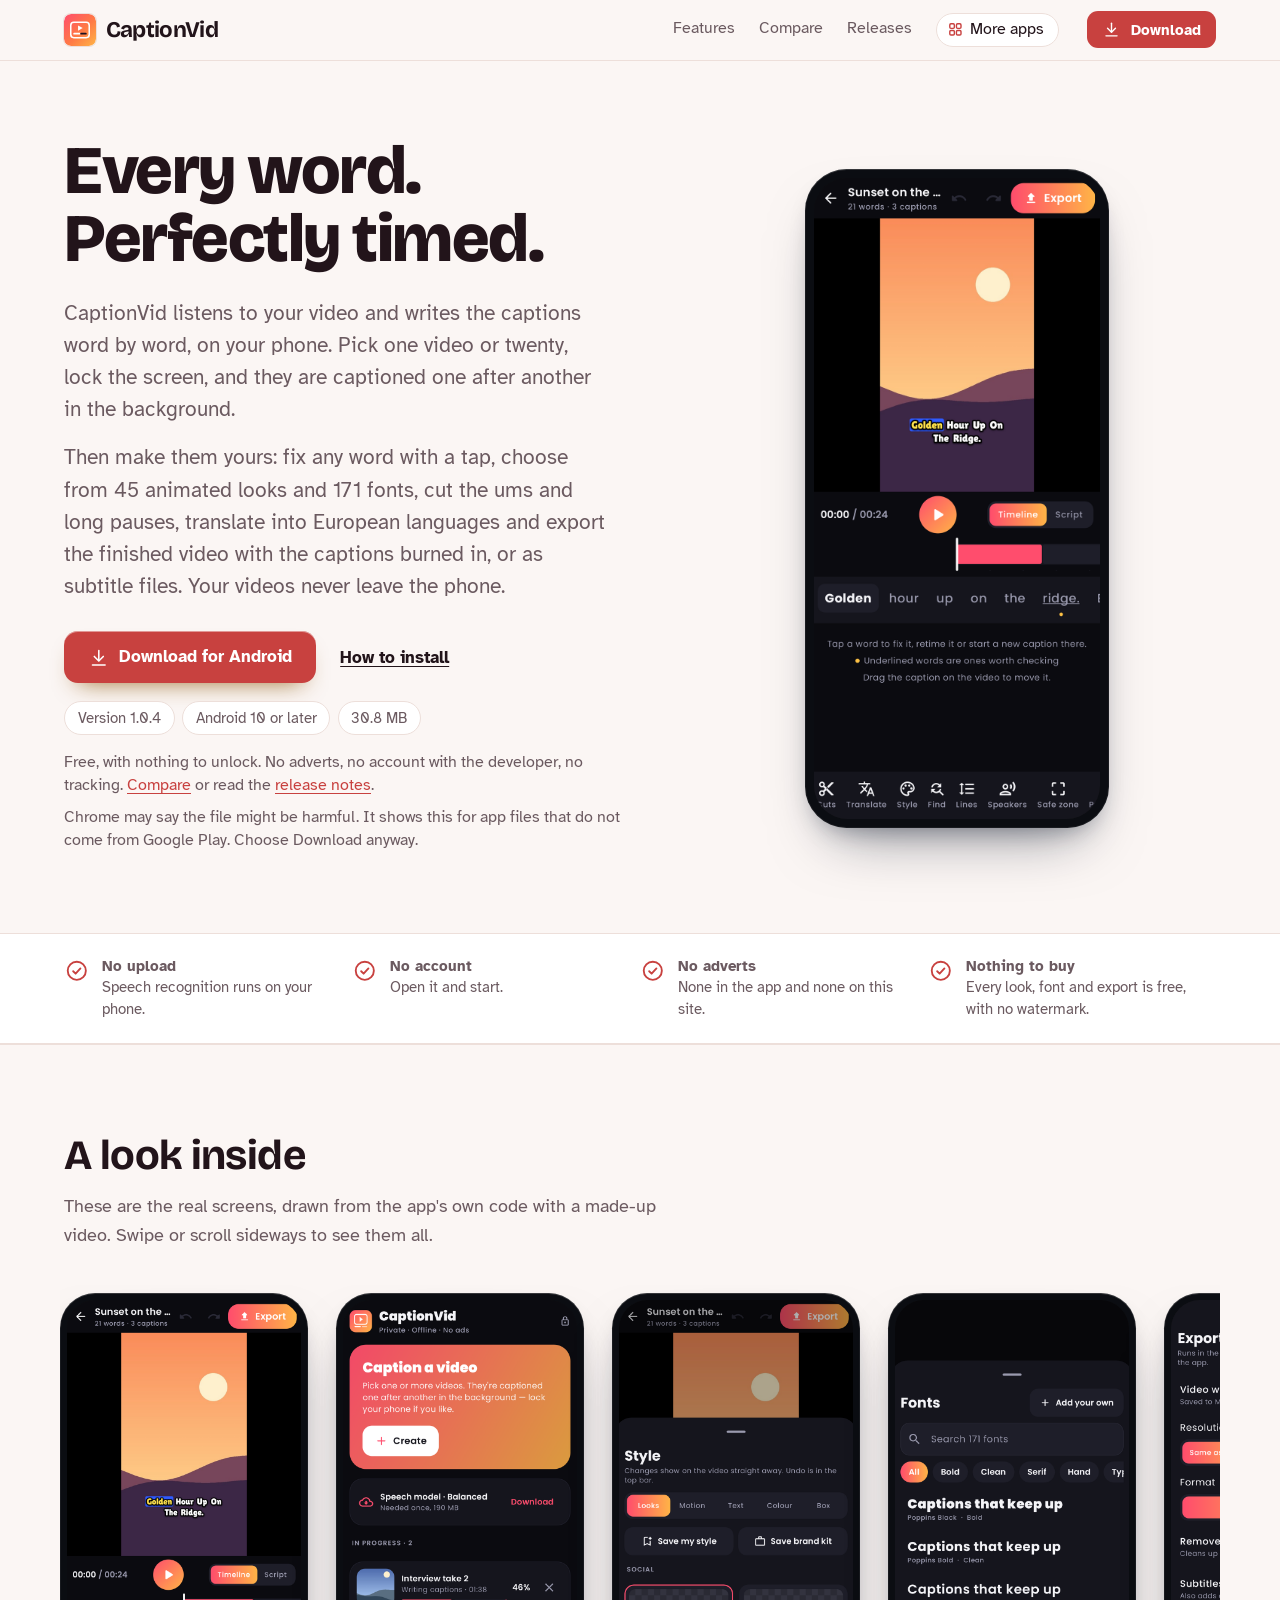
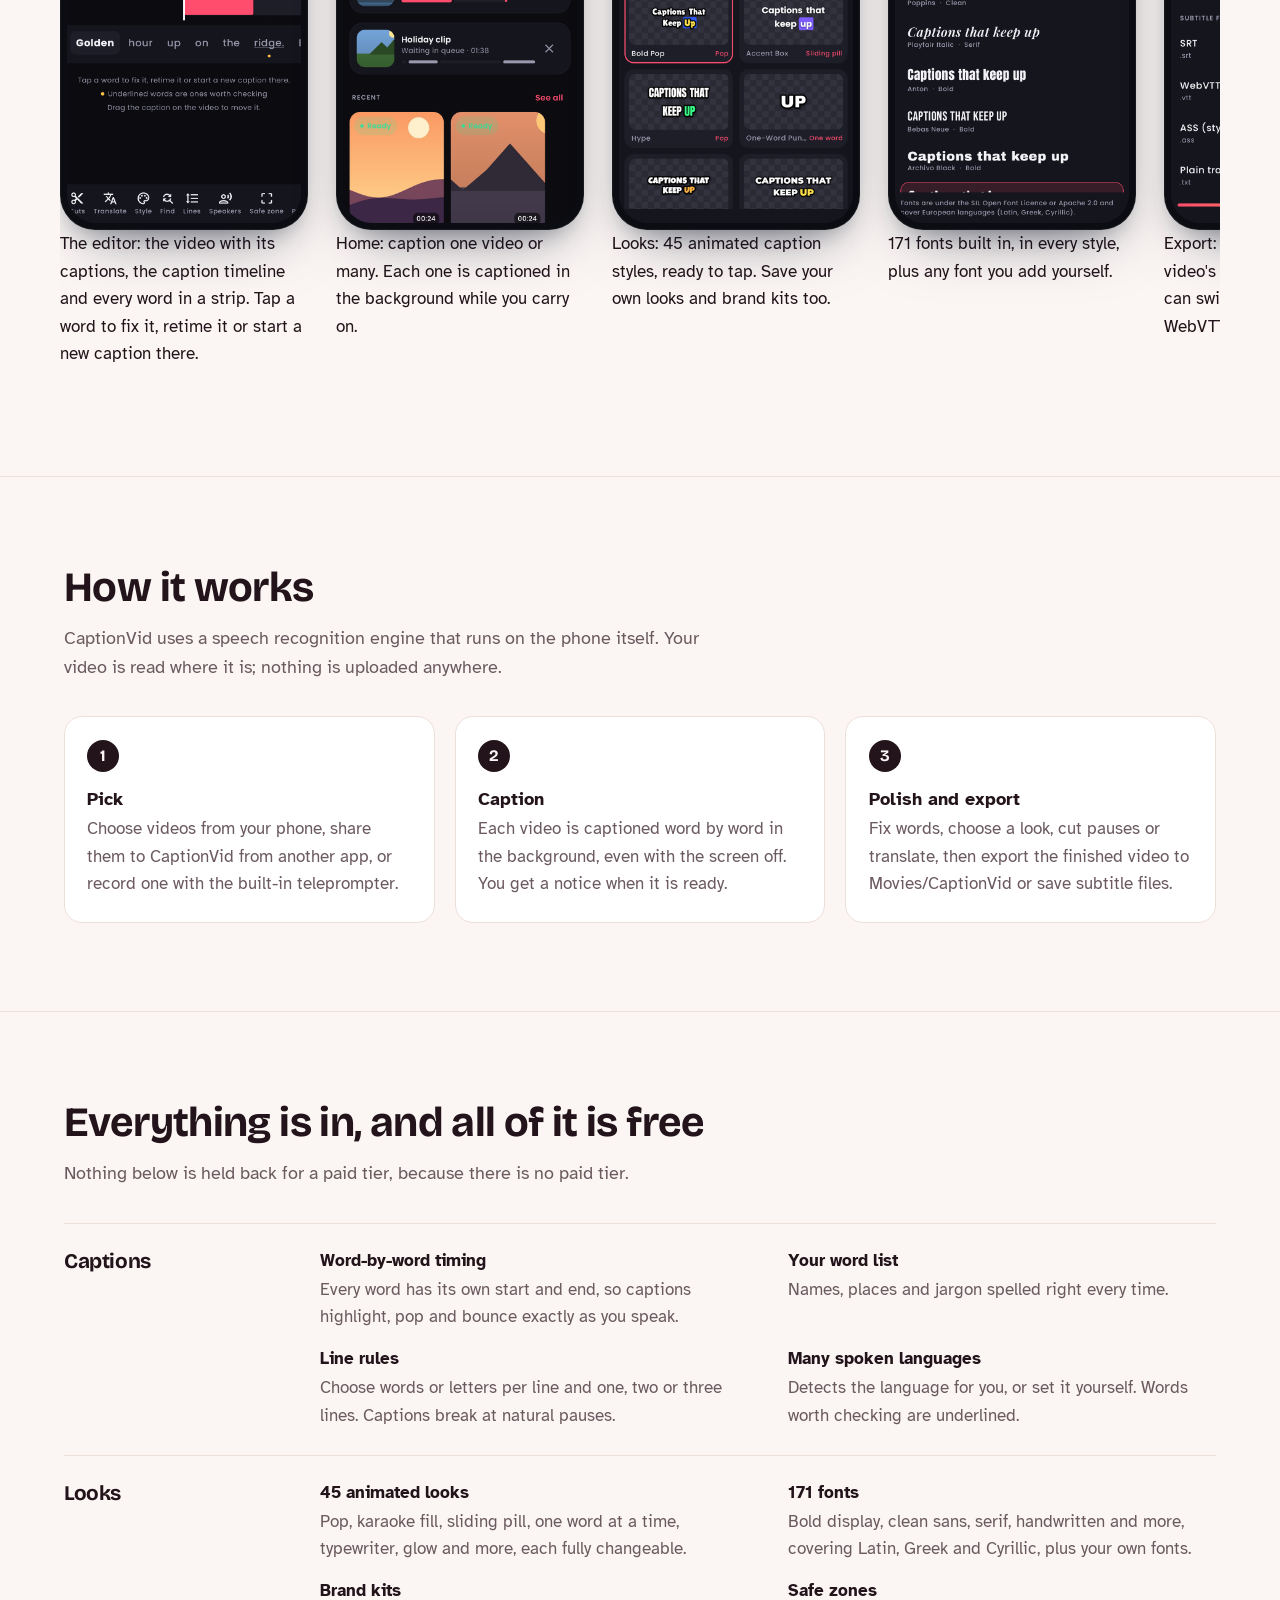
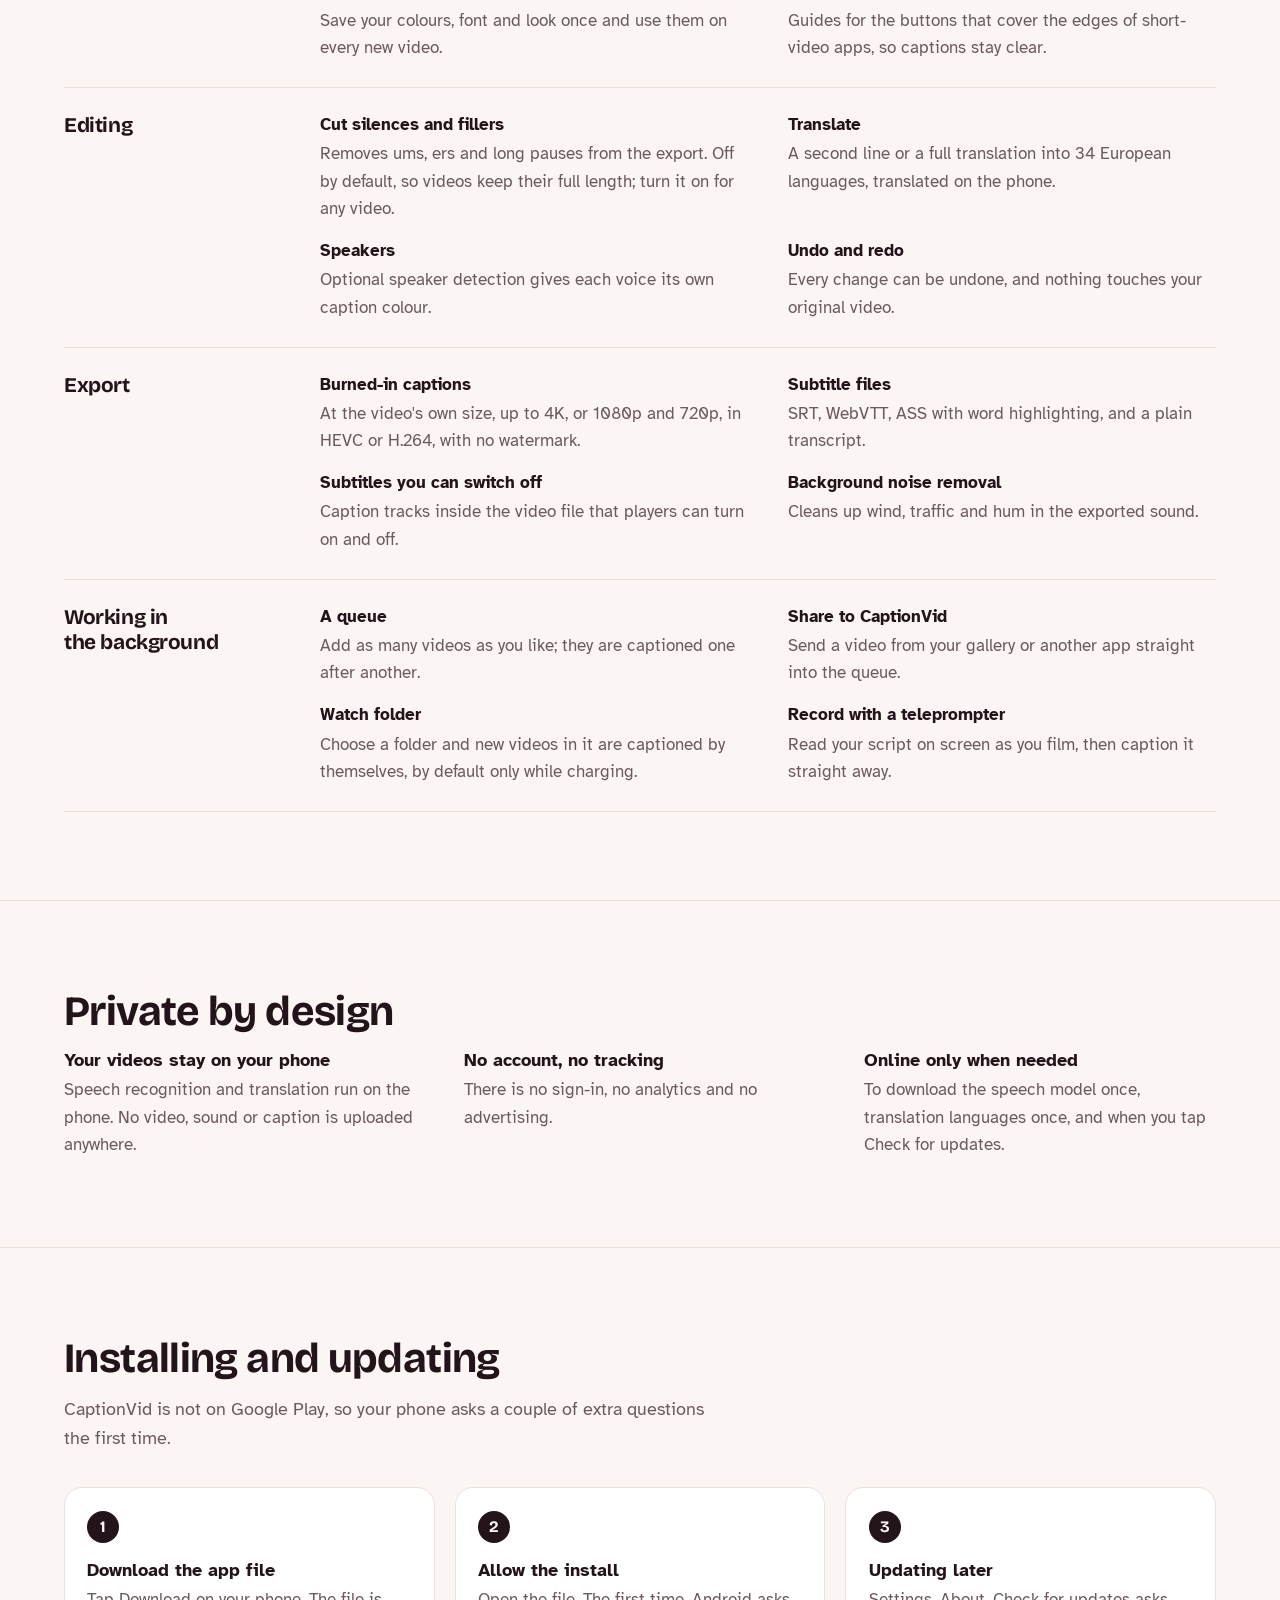
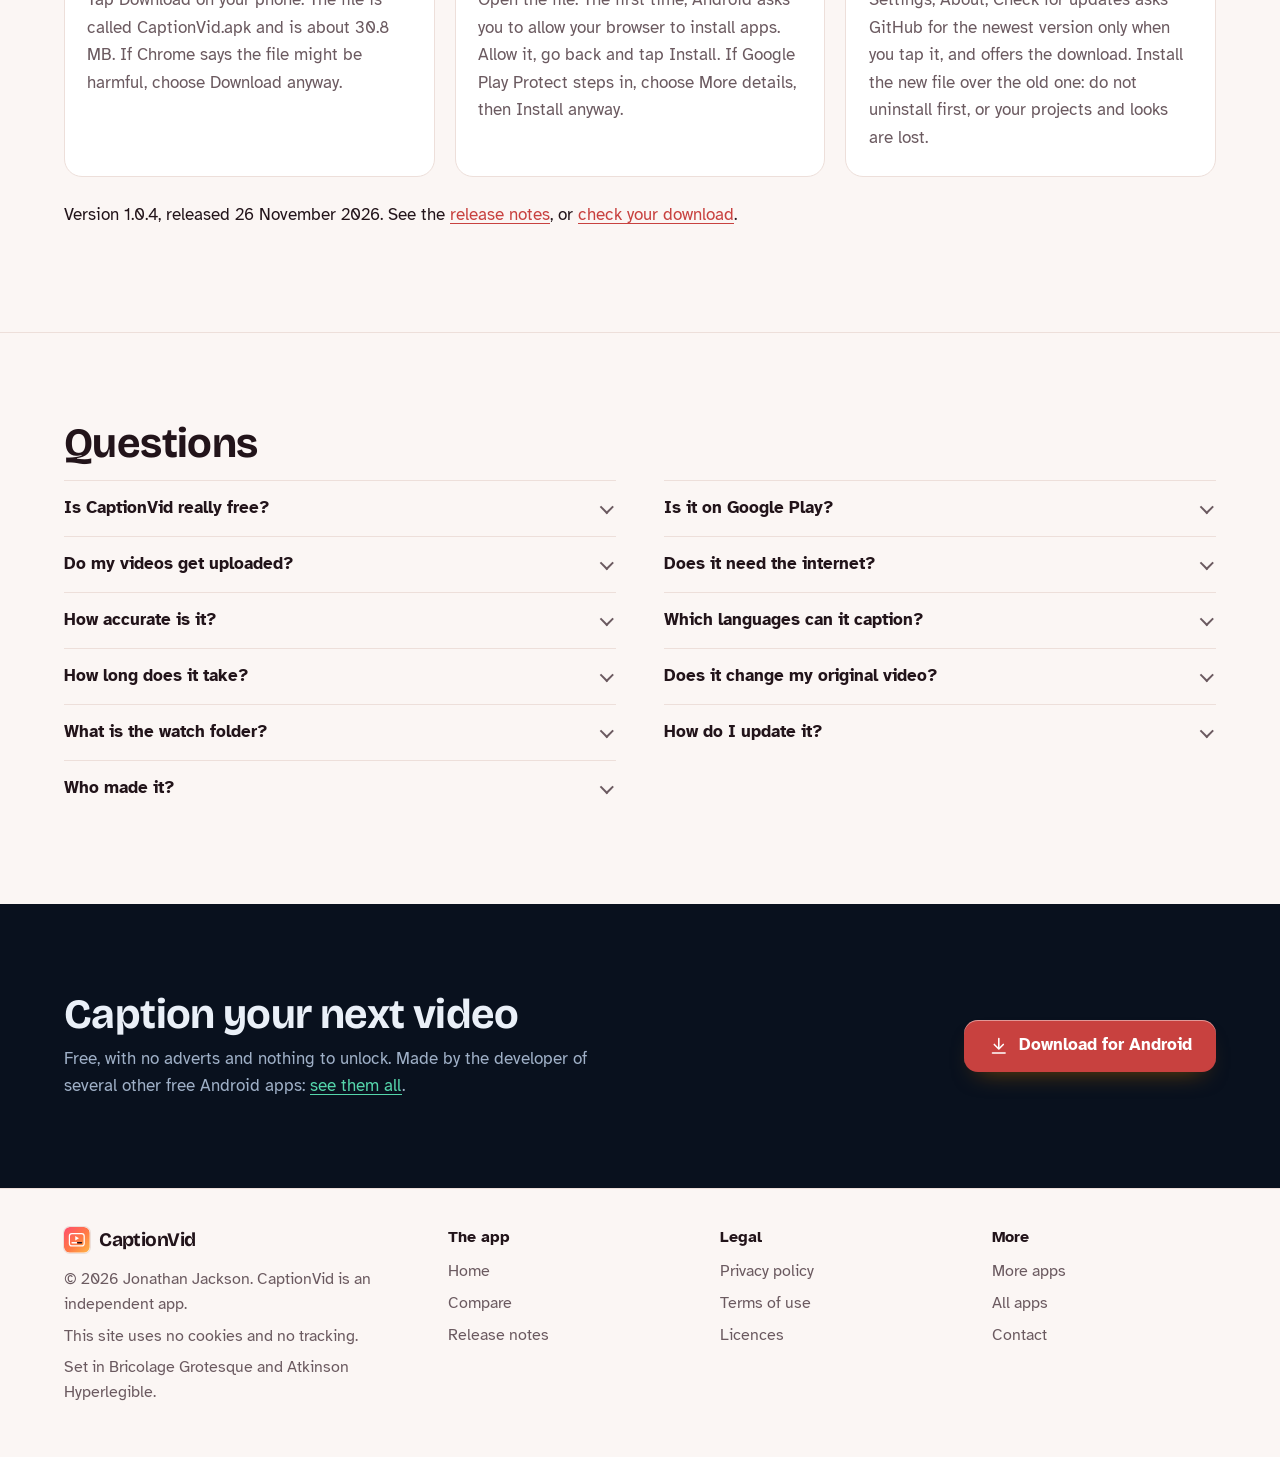
<file: index.html>
<!DOCTYPE html>
<html lang="en-GB">
<head>
<meta charset="utf-8">
<meta name="viewport" content="width=device-width, initial-scale=1">
<title>CaptionVid: free, private auto captions for your videos, made on your phone</title>
<meta name="description" content="CaptionVid writes word-by-word captions for your videos on your phone, in the background, with 45 animated looks, 171 fonts, translation, silence cutting and subtitle files. No account, no upload, no adverts, nothing to buy.">
<meta name="author" content="Jonathan Jackson">
<link rel="canonical" href="https://customgpter.github.io/captionvid/">
<meta name="theme-color" content="#fbf6f4" media="(prefers-color-scheme: light)">
<meta name="theme-color" content="#0e0b10" media="(prefers-color-scheme: dark)">
<meta property="og:type" content="website">
<meta property="og:site_name" content="CaptionVid">
<meta property="og:title" content="CaptionVid: free, private auto captions for your videos, made on your phone">
<meta property="og:description" content="CaptionVid writes word-by-word captions for your videos on your phone, in the background, with 45 animated looks, 171 fonts, translation, silence cutting and subtitle files. No account, no upload, no adverts, nothing to buy.">
<meta property="og:url" content="https://customgpter.github.io/captionvid/">
<meta property="og:image" content="https://customgpter.github.io/captionvid/assets/og.png">
<meta property="og:image:width" content="1200">
<meta property="og:image:height" content="630">
<meta property="og:image:alt" content="CaptionVid&#x27;s editor: a sunset video with word-by-word captions, the timeline and the word strip">
<meta property="og:locale" content="en_GB">
<meta name="twitter:card" content="summary_large_image">
<link rel="icon" href="./assets/favicon.svg" type="image/svg+xml">
<link rel="apple-touch-icon" href="./assets/apple-touch-icon.png">
<link rel="preload" href="./assets/fonts/bricolage-grotesque-latin.woff2" as="font" type="font/woff2" crossorigin>
<link rel="preload" href="./assets/fonts/atkinson-hyperlegible-latin-400-normal.woff2" as="font" type="font/woff2" crossorigin>
<link rel="stylesheet" href="./assets/site.css?v=1">
<link rel="stylesheet" href="./assets/house.css?v=1">
<link rel="stylesheet" href="./assets/apps-list.css?v=1">
<script src="./assets/apps-list.js?v=1" defer></script>
<script type="application/ld+json">{"@context":"https://schema.org","@type":"SoftwareApplication","name":"CaptionVid","url":"https://customgpter.github.io/captionvid/","description":"CaptionVid writes word-by-word captions for your videos on your phone, in the background, with 45 animated looks, 171 fonts, translation, silence cutting and subtitle files. No account, no upload, no adverts, nothing to buy.","applicationCategory":"MultimediaApplication","operatingSystem":"Android 10 or later","softwareVersion":"1.0.4","downloadUrl":"https://github.com/CustomGPTer/captionvid/releases/latest/download/CaptionVid.apk","releaseNotes":"https://customgpter.github.io/captionvid/releases.html","offers":{"@type":"Offer","price":"0","priceCurrency":"GBP"},"inLanguage":"en-GB","image":"https://customgpter.github.io/captionvid/assets/og.png","featureList":["Word-by-word timing","Your word list","Line rules","Many spoken languages","45 animated looks","171 fonts","Brand kits","Safe zones","Cut silences and fillers","Translate","Speakers","Undo and redo"],"author":{"@type":"Person","name":"Jonathan Jackson"}}</script>
<script type="application/ld+json">{"@context":"https://schema.org","@type":"FAQPage","mainEntity":[{"@type":"Question","name":"Is CaptionVid really free?","acceptedAnswer":{"@type":"Answer","text":"Yes. There is no paid version, no subscription, no adverts and no watermark. Every look, font and export option is in the free app."}},{"@type":"Question","name":"Is it on Google Play?","acceptedAnswer":{"@type":"Answer","text":"No. CaptionVid is a personal project and is downloaded from this site as an Android app file. It needs Android 10 or later and a phone with a 64-bit processor, which almost every phone from the last few years has."}},{"@type":"Question","name":"Do my videos get uploaded?","acceptedAnswer":{"@type":"Answer","text":"No. The speech recognition engine runs on your phone, so your videos, their sound and their captions stay on it."}},{"@type":"Question","name":"Does it need the internet?","acceptedAnswer":{"@type":"Answer","text":"Only to download the speech model the first time (about 190 MB for the recommended Balanced model) and each translation language the first time (about 30 MB each). After that, captioning works with no connection."}},{"@type":"Question","name":"How accurate is it?","acceptedAnswer":{"@type":"Answer","text":"Very good with clear speech. Choose Best in Settings for the most accurate captions, or Fast for older phones. Words the engine was unsure of are underlined so you can check them, and your word list fixes names for good."}},{"@type":"Question","name":"Which languages can it caption?","acceptedAnswer":{"@type":"Answer","text":"It recognises speech in many languages and can detect which one is spoken. Translation is into 34 European languages and needs Google Play services on the phone."}},{"@type":"Question","name":"How long does it take?","acceptedAnswer":{"@type":"Answer","text":"It depends on the phone, the length of the video and the speech model you choose: Fast is quickest, Best is slowest. It carries on with the screen off and tells you when each video is ready."}},{"@type":"Question","name":"Does it change my original video?","acceptedAnswer":{"@type":"Answer","text":"No. CaptionVid reads your video where it is and saves the captioned copy in Movies/CaptionVid."}},{"@type":"Question","name":"What is the watch folder?","acceptedAnswer":{"@type":"Answer","text":"An optional setting. Choose a folder, and any new video saved there is captioned by itself, by default only while the phone is charging, such as overnight. If Android does not allow it to start on its own, a notice asks you to tap to carry on."}},{"@type":"Question","name":"How do I update it?","acceptedAnswer":{"@type":"Answer","text":"Settings, About, Check for updates. Download CaptionVid.apk and install it over the old one. Do not uninstall first."}},{"@type":"Question","name":"Who made it?","acceptedAnswer":{"@type":"Answer","text":"CaptionVid is made by Jonathan Jackson, an independent developer in the United Kingdom."}}]}</script>
</head>
<body>
<a class="skip" href="#main">Skip to content</a>
<header class="masthead">
<div class="wrap">
<a class="brand" href="./" aria-label="CaptionVid home"><svg viewBox="0 0 108 108" aria-hidden="true"><defs><linearGradient id="cvbg" x1="0" y1="0" x2="1" y2="1"><stop offset="0" stop-color="#ff4d6d"/><stop offset=".55" stop-color="#ff7a45"/><stop offset="1" stop-color="#ffb547"/></linearGradient></defs><rect width="108" height="108" rx="24" fill="url(#cvbg)"/><g transform="translate(54 54) scale(1.3) translate(-54 -54)"><path d="M38,34 h32 a8,8 0 0 1 8,8 v24 a8,8 0 0 1 -8,8 h-32 a8,8 0 0 1 -8,-8 v-24 a8,8 0 0 1 8,-8 z" fill="none" stroke="#fff" stroke-width="4"/><path d="M49,42 L61,49 L49,56 Z" fill="#fff"/><path d="M39,61 h14 a2.5,2.5 0 0 1 0,5 h-14 a2.5,2.5 0 0 1 0,-5 z" fill="#fff"/><path d="M57,61 h12 a2.5,2.5 0 0 1 0,5 h-12 a2.5,2.5 0 0 1 0,-5 z" fill="#1a1020"/></g></svg><span>CaptionVid</span></a>
<nav aria-label="Main"><ul><li><a href="./#features">Features</a></li><li><a href="./compare.html">Compare</a></li><li><a href="./releases.html">Releases</a></li><li><a class="more-apps" href="./more-apps.html"><svg class="ico" viewBox="0 0 24 24" aria-hidden="true"><rect x="4" y="4" width="6.5" height="6.5" rx="1.6"/><rect x="13.5" y="4" width="6.5" height="6.5" rx="1.6"/><rect x="4" y="13.5" width="6.5" height="6.5" rx="1.6"/><rect x="13.5" y="13.5" width="6.5" height="6.5" rx="1.6"/></svg>More apps</a></li></ul></nav>
<a class="button small" href="https://github.com/CustomGPTer/captionvid/releases/latest/download/CaptionVid.apk"><svg class="ico" viewBox="0 0 24 24" aria-hidden="true"><path d="M12 4v11"/><path d="M7 10.5l5 5 5-5"/><path d="M5 20h14"/></svg>Download</a>
</div>
</header>
<main id="main">
<div class="hero">
<div class="wrap hero-grid">
<div class="hero-copy">
<h1>Every word. Perfectly timed.</h1>
<p class="lede">CaptionVid listens to your video and writes the captions word by word, on your phone. Pick one video or twenty, lock the screen, and they are captioned one after another in the background.</p><p class="lede">Then make them yours: fix any word with a tap, choose from 45 animated looks and 171 fonts, cut the ums and long pauses, translate into European languages and export the finished video with the captions burned in, or as subtitle files. Your videos never leave the phone.</p>

<p class="get" id="download"><a class="button" href="https://github.com/CustomGPTer/captionvid/releases/latest/download/CaptionVid.apk"><svg class="ico" viewBox="0 0 24 24" aria-hidden="true"><path d="M12 4v11"/><path d="M7 10.5l5 5 5-5"/><path d="M5 20h14"/></svg>Download for Android</a><a class="aside" href="#install">How to install</a></p>
<ul class="pills"><li>Version 1.0.4</li><li>Android 10 or later</li><li>30.8 MB</li></ul>
<p class="facts">Free, with nothing to unlock. No adverts, no account with the developer, no tracking. <a href="compare.html">Compare</a> or read the <a href="releases.html">release notes</a>.</p>
<p class="facts">Chrome may say the file might be harmful. It shows this for app files that do not come from Google Play. Choose Download anyway.</p>
</div>
<div class="hero-phone"><div class="phone"><img src="./assets/screens/editor.png" alt="The editor: the video with its captions, the caption timeline and every word in a strip. Tap a word to fix it, retime it or start a new caption there." width="393" height="852" fetchpriority="high"></div></div>
</div>
</div>

<section class="promises" aria-label="In short">
<div class="wrap"><ul><li><svg class="ico" viewBox="0 0 24 24" aria-hidden="true"><circle cx="12" cy="12" r="8.5"/><path d="M8.6 12.4l2.3 2.3 4.5-4.9"/></svg><span><b>No upload</b><span>Speech recognition runs on your phone.</span></span></li><li><svg class="ico" viewBox="0 0 24 24" aria-hidden="true"><circle cx="12" cy="12" r="8.5"/><path d="M8.6 12.4l2.3 2.3 4.5-4.9"/></svg><span><b>No account</b><span>Open it and start.</span></span></li><li><svg class="ico" viewBox="0 0 24 24" aria-hidden="true"><circle cx="12" cy="12" r="8.5"/><path d="M8.6 12.4l2.3 2.3 4.5-4.9"/></svg><span><b>No adverts</b><span>None in the app and none on this site.</span></span></li><li><svg class="ico" viewBox="0 0 24 24" aria-hidden="true"><circle cx="12" cy="12" r="8.5"/><path d="M8.6 12.4l2.3 2.3 4.5-4.9"/></svg><span><b>Nothing to buy</b><span>Every look, font and export is free, with no watermark.</span></span></li></ul></div>
</section>

<section id="screens" aria-labelledby="screens-h">
<div class="wrap">
<h2 id="screens-h">A look inside</h2>
<p class="intro">These are the real screens, drawn from the app&#x27;s own code with a made-up video. Swipe or scroll sideways to see them all.</p>
<div class="gallery" tabindex="0" role="region" aria-label="Screens from CaptionVid"><figure class="shot"><div class="phone"><img src="./assets/screens/editor.png" alt="The editor: the video with its captions, the caption timeline and every word in a strip. Tap a word to fix it, retime it or start a new caption there." width="393" height="852" loading="eager" decoding="async"></div><figcaption>The editor: the video with its captions, the caption timeline and every word in a strip. Tap a word to fix it, retime it or start a new caption there.</figcaption></figure><figure class="shot"><div class="phone"><img src="./assets/screens/home.png" alt="Home: caption one video or many. Each one is captioned in the background while you carry on." width="393" height="852" loading="eager" decoding="async"></div><figcaption>Home: caption one video or many. Each one is captioned in the background while you carry on.</figcaption></figure><figure class="shot"><div class="phone"><img src="./assets/screens/style.png" alt="Looks: 45 animated caption styles, ready to tap. Save your own looks and brand kits too." width="393" height="852" loading="eager" decoding="async"></div><figcaption>Looks: 45 animated caption styles, ready to tap. Save your own looks and brand kits too.</figcaption></figure><figure class="shot"><div class="phone"><img src="./assets/screens/fonts.png" alt="171 fonts built in, in every style, plus any font you add yourself." width="393" height="852" loading="eager" decoding="async"></div><figcaption>171 fonts built in, in every style, plus any font you add yourself.</figcaption></figure><figure class="shot"><div class="phone"><img src="./assets/screens/export.png" alt="Export: captions burned in at the video&#x27;s own size, subtitles you can switch on and off, and SRT, WebVTT, ASS or plain-text files." width="393" height="852" loading="eager" decoding="async"></div><figcaption>Export: captions burned in at the video&#x27;s own size, subtitles you can switch on and off, and SRT, WebVTT, ASS or plain-text files.</figcaption></figure><figure class="shot"><div class="phone"><img src="./assets/screens/projects.png" alt="Projects: everything you have captioned, searchable by name and by the words spoken in it." width="393" height="852" loading="eager" decoding="async"></div><figcaption>Projects: everything you have captioned, searchable by name and by the words spoken in it.</figcaption></figure><figure class="shot"><div class="phone"><img src="./assets/screens/translation.png" alt="Translation: a second line in another European language under each caption, translated on the phone." width="393" height="852" loading="eager" decoding="async"></div><figcaption>Translation: a second line in another European language under each caption, translated on the phone.</figcaption></figure><figure class="shot"><div class="phone"><img src="./assets/screens/onboarding.png" alt="First run: choose the speech model that suits your phone. It downloads once, then everything works offline." width="393" height="852" loading="eager" decoding="async"></div><figcaption>First run: choose the speech model that suits your phone. It downloads once, then everything works offline.</figcaption></figure><figure class="shot"><div class="phone"><img src="./assets/screens/settings.png" alt="Settings: spoken language, your word list, line rules, silence cutting, watch folder, export defaults and theme." width="393" height="852" loading="eager" decoding="async"></div><figcaption>Settings: spoken language, your word list, line rules, silence cutting, watch folder, export defaults and theme.</figcaption></figure><figure class="shot"><div class="phone"><img src="./assets/screens/intro.png" alt="The opening screen." width="393" height="852" loading="eager" decoding="async"></div><figcaption>The opening screen.</figcaption></figure></div>
</div>
</section>

<section id="how" aria-labelledby="how-h">
<div class="wrap">
<h2 id="how-h">How it works</h2>
<p class="intro">CaptionVid uses a speech recognition engine that runs on the phone itself. Your video is read where it is; nothing is uploaded anywhere.</p>
<ol class="steps"><li><h3>Pick</h3><p>Choose videos from your phone, share them to CaptionVid from another app, or record one with the built-in teleprompter.</p></li><li><h3>Caption</h3><p>Each video is captioned word by word in the background, even with the screen off. You get a notice when it is ready.</p></li><li><h3>Polish and export</h3><p>Fix words, choose a look, cut pauses or translate, then export the finished video to Movies/CaptionVid or save subtitle files.</p></li></ol>
</div>
</section>

<section id="features" aria-labelledby="features-h">
<div class="wrap">
<h2 id="features-h">Everything is in, and all of it is free</h2>
<p class="intro">Nothing below is held back for a paid tier, because there is no paid tier.</p>
<div class="groups"><div class="group"><h3>Captions</h3><dl><div><dt>Word-by-word timing</dt><dd>Every word has its own start and end, so captions highlight, pop and bounce exactly as you speak.</dd></div><div><dt>Your word list</dt><dd>Names, places and jargon spelled right every time.</dd></div><div><dt>Line rules</dt><dd>Choose words or letters per line and one, two or three lines. Captions break at natural pauses.</dd></div><div><dt>Many spoken languages</dt><dd>Detects the language for you, or set it yourself. Words worth checking are underlined.</dd></div></dl></div><div class="group"><h3>Looks</h3><dl><div><dt>45 animated looks</dt><dd>Pop, karaoke fill, sliding pill, one word at a time, typewriter, glow and more, each fully changeable.</dd></div><div><dt>171 fonts</dt><dd>Bold display, clean sans, serif, handwritten and more, covering Latin, Greek and Cyrillic, plus your own fonts.</dd></div><div><dt>Brand kits</dt><dd>Save your colours, font and look once and use them on every new video.</dd></div><div><dt>Safe zones</dt><dd>Guides for the buttons that cover the edges of short-video apps, so captions stay clear.</dd></div></dl></div><div class="group"><h3>Editing</h3><dl><div><dt>Cut silences and fillers</dt><dd>Removes ums, ers and long pauses from the export. Off by default, so videos keep their full length; turn it on for any video.</dd></div><div><dt>Translate</dt><dd>A second line or a full translation into 34 European languages, translated on the phone.</dd></div><div><dt>Speakers</dt><dd>Optional speaker detection gives each voice its own caption colour.</dd></div><div><dt>Undo and redo</dt><dd>Every change can be undone, and nothing touches your original video.</dd></div></dl></div><div class="group"><h3>Export</h3><dl><div><dt>Burned-in captions</dt><dd>At the video's own size, up to 4K, or 1080p and 720p, in HEVC or H.264, with no watermark.</dd></div><div><dt>Subtitle files</dt><dd>SRT, WebVTT, ASS with word highlighting, and a plain transcript.</dd></div><div><dt>Subtitles you can switch off</dt><dd>Caption tracks inside the video file that players can turn on and off.</dd></div><div><dt>Background noise removal</dt><dd>Cleans up wind, traffic and hum in the exported sound.</dd></div></dl></div><div class="group"><h3>Working in the background</h3><dl><div><dt>A queue</dt><dd>Add as many videos as you like; they are captioned one after another.</dd></div><div><dt>Share to CaptionVid</dt><dd>Send a video from your gallery or another app straight into the queue.</dd></div><div><dt>Watch folder</dt><dd>Choose a folder and new videos in it are captioned by themselves, by default only while charging.</dd></div><div><dt>Record with a teleprompter</dt><dd>Read your script on screen as you film, then caption it straight away.</dd></div></dl></div></div>
</div>
</section>

<section id="privacy" aria-labelledby="privacy-h">
<div class="wrap">
<h2 id="privacy-h">Private by design</h2>
<ul class="plain"><li><h3>Your videos stay on your phone</h3><p>Speech recognition and translation run on the phone. No video, sound or caption is uploaded anywhere.</p></li><li><h3>No account, no tracking</h3><p>There is no sign-in, no analytics and no advertising.</p></li><li><h3>Online only when needed</h3><p>To download the speech model once, translation languages once, and when you tap Check for updates.</p></li></ul>
</div>
</section>

<section id="install" aria-labelledby="install-h">
<div class="wrap">
<h2 id="install-h">Installing and updating</h2>
<p class="intro">CaptionVid is not on Google Play, so your phone asks a couple of extra questions the first time.</p>
<ol class="steps"><li><h3>Download the app file</h3><p>Tap Download on your phone. The file is called CaptionVid.apk and is about 30.8 MB. If Chrome says the file might be harmful, choose Download anyway.</p></li><li><h3>Allow the install</h3><p>Open the file. The first time, Android asks you to allow your browser to install apps. Allow it, go back and tap Install. If Google Play Protect steps in, choose More details, then Install anyway.</p></li><li><h3>Updating later</h3><p>Settings, About, Check for updates asks GitHub for the newest version only when you tap it, and offers the download. Install the new file over the old one: do not uninstall first, or your projects and looks are lost.</p></li></ol>
<p class="after-table">Version 1.0.4, released 26 November 2026. See the <a href="releases.html">release notes</a>, or <a href="releases.html#checking">check your download</a>.</p>
</div>
</section>

<section id="questions" aria-labelledby="questions-h">
<div class="wrap">
<h2 id="questions-h">Questions</h2>
<div class="faq"><details><summary>Is CaptionVid really free?</summary><p>Yes. There is no paid version, no subscription, no adverts and no watermark. Every look, font and export option is in the free app.</p></details><details><summary>Is it on Google Play?</summary><p>No. CaptionVid is a personal project and is downloaded from this site as an Android app file. It needs Android 10 or later and a phone with a 64-bit processor, which almost every phone from the last few years has.</p></details><details><summary>Do my videos get uploaded?</summary><p>No. The speech recognition engine runs on your phone, so your videos, their sound and their captions stay on it.</p></details><details><summary>Does it need the internet?</summary><p>Only to download the speech model the first time (about 190 MB for the recommended Balanced model) and each translation language the first time (about 30 MB each). After that, captioning works with no connection.</p></details><details><summary>How accurate is it?</summary><p>Very good with clear speech. Choose Best in Settings for the most accurate captions, or Fast for older phones. Words the engine was unsure of are underlined so you can check them, and your word list fixes names for good.</p></details><details><summary>Which languages can it caption?</summary><p>It recognises speech in many languages and can detect which one is spoken. Translation is into 34 European languages and needs Google Play services on the phone.</p></details><details><summary>How long does it take?</summary><p>It depends on the phone, the length of the video and the speech model you choose: Fast is quickest, Best is slowest. It carries on with the screen off and tells you when each video is ready.</p></details><details><summary>Does it change my original video?</summary><p>No. CaptionVid reads your video where it is and saves the captioned copy in Movies/CaptionVid.</p></details><details><summary>What is the watch folder?</summary><p>An optional setting. Choose a folder, and any new video saved there is captioned by itself, by default only while the phone is charging, such as overnight. If Android does not allow it to start on its own, a notice asks you to tap to carry on.</p></details><details><summary>How do I update it?</summary><p>Settings, About, Check for updates. Download CaptionVid.apk and install it over the old one. Do not uninstall first.</p></details><details><summary>Who made it?</summary><p>CaptionVid is made by Jonathan Jackson, an independent developer in the United Kingdom.</p></details></div>
</div>
</section>

<section class="closing" aria-labelledby="closing-h">
<div class="wrap">
<div><h2 id="closing-h">Caption your next video</h2><p>Free, with no adverts and nothing to unlock. Made by the developer of several other free Android apps: <a href="more-apps.html">see them all</a>.</p></div>
<a class="button" href="https://github.com/CustomGPTer/captionvid/releases/latest/download/CaptionVid.apk"><svg class="ico" viewBox="0 0 24 24" aria-hidden="true"><path d="M12 4v11"/><path d="M7 10.5l5 5 5-5"/><path d="M5 20h14"/></svg>Download for Android</a>
</div>
</section>
</main>
<footer class="colophon">
<div class="wrap">
<div>
<a class="brand" href="./" aria-label="CaptionVid home"><svg viewBox="0 0 108 108" aria-hidden="true"><defs><linearGradient id="cvbg" x1="0" y1="0" x2="1" y2="1"><stop offset="0" stop-color="#ff4d6d"/><stop offset=".55" stop-color="#ff7a45"/><stop offset="1" stop-color="#ffb547"/></linearGradient></defs><rect width="108" height="108" rx="24" fill="url(#cvbg)"/><g transform="translate(54 54) scale(1.3) translate(-54 -54)"><path d="M38,34 h32 a8,8 0 0 1 8,8 v24 a8,8 0 0 1 -8,8 h-32 a8,8 0 0 1 -8,-8 v-24 a8,8 0 0 1 8,-8 z" fill="none" stroke="#fff" stroke-width="4"/><path d="M49,42 L61,49 L49,56 Z" fill="#fff"/><path d="M39,61 h14 a2.5,2.5 0 0 1 0,5 h-14 a2.5,2.5 0 0 1 0,-5 z" fill="#fff"/><path d="M57,61 h12 a2.5,2.5 0 0 1 0,5 h-12 a2.5,2.5 0 0 1 0,-5 z" fill="#1a1020"/></g></svg><span>CaptionVid</span></a>
<p>&copy; 2026 Jonathan Jackson. CaptionVid is an independent app.</p>
<p>This site uses no cookies and no tracking.</p>
<p>Set in Bricolage Grotesque and Atkinson Hyperlegible.</p>
</div>
<nav aria-label="The app"><h2>The app</h2><ul>
<li><a href="./">Home</a></li>
<li><a href="./compare.html">Compare</a></li>
<li><a href="./releases.html">Release notes</a></li>

</ul></nav>
<nav aria-label="Legal"><h2>Legal</h2><ul>
<li><a href="./privacy.html">Privacy policy</a></li>
<li><a href="./terms.html">Terms of use</a></li>
<li><a href="./licences.html">Licences</a></li>
</ul></nav>
<nav aria-label="More"><h2>More</h2><ul>
<li><a href="./more-apps.html">More apps</a></li>
<li><a href="https://customgpter.github.io/">All apps</a></li>
<li><a href="https://github.com/CustomGPTer/captionvid/issues">Contact</a></li>
</ul></nav>
</div>
</footer>
</body>
</html>
</file>
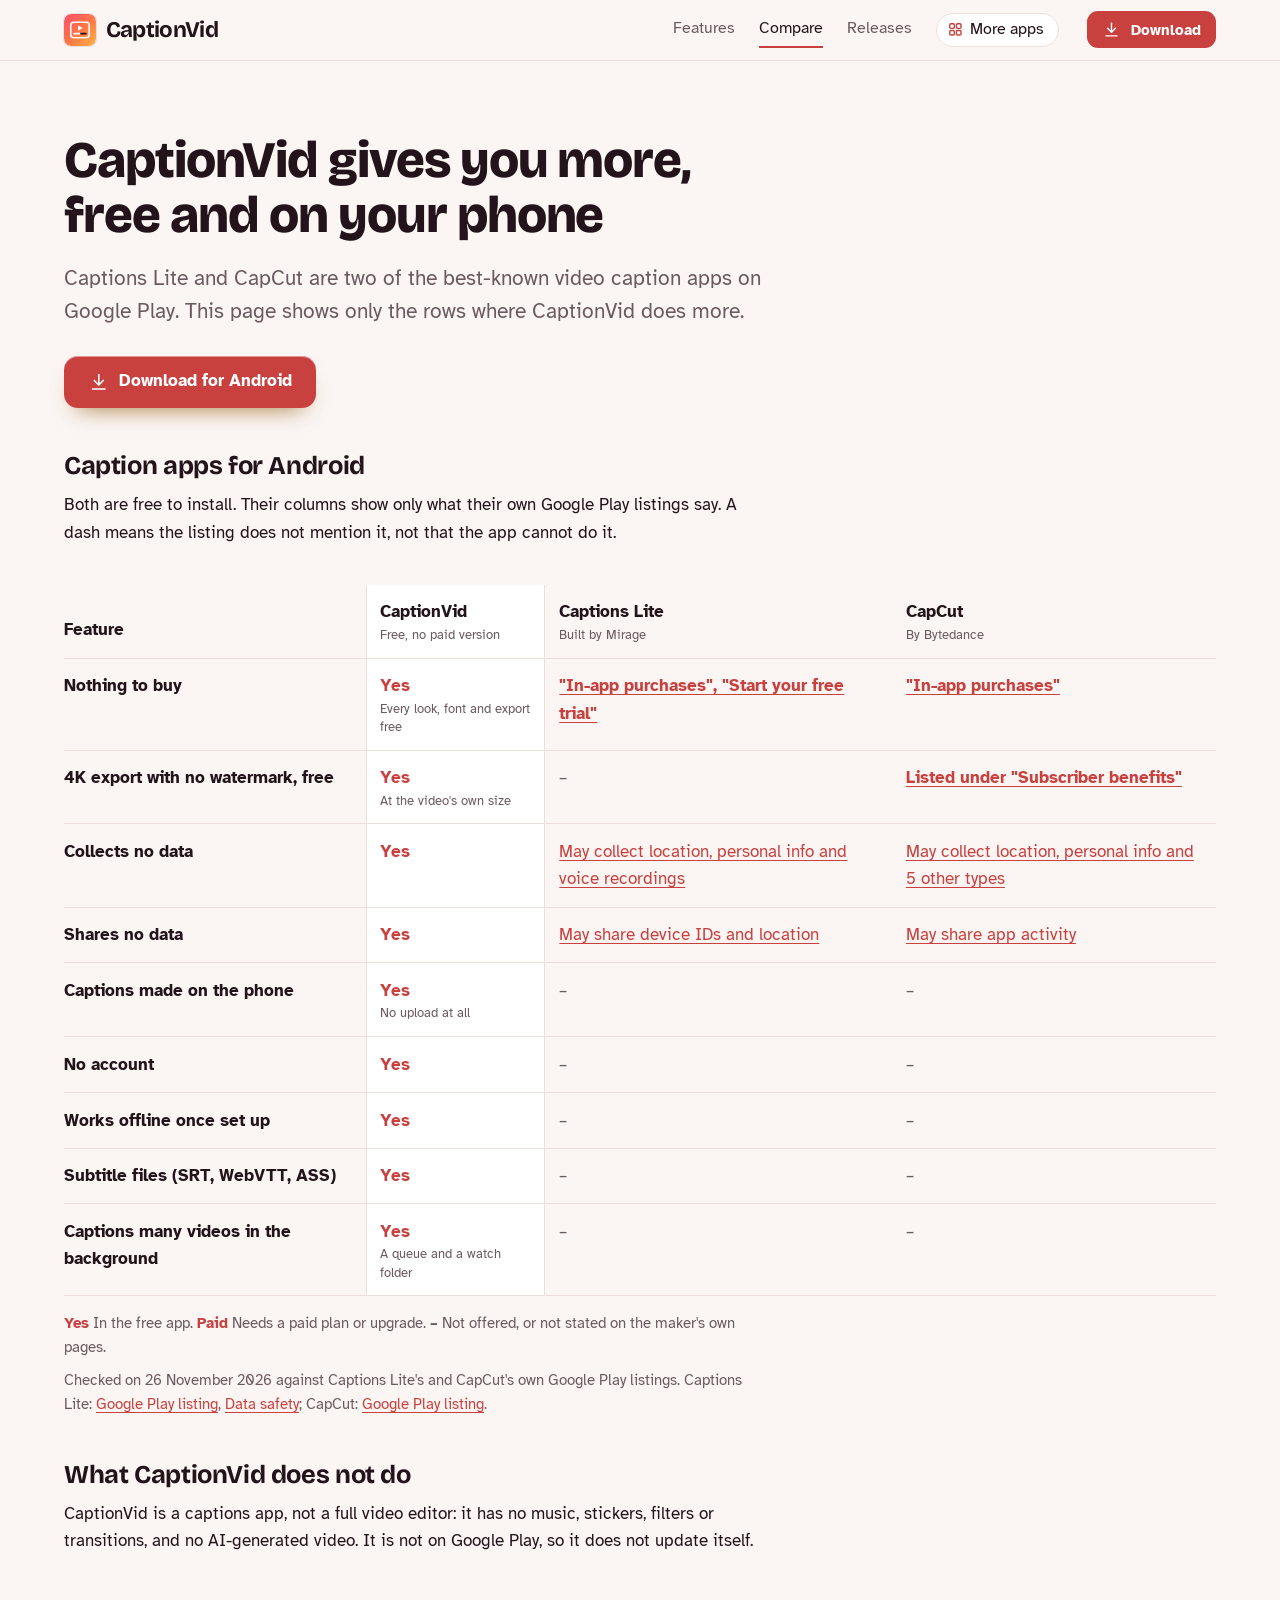
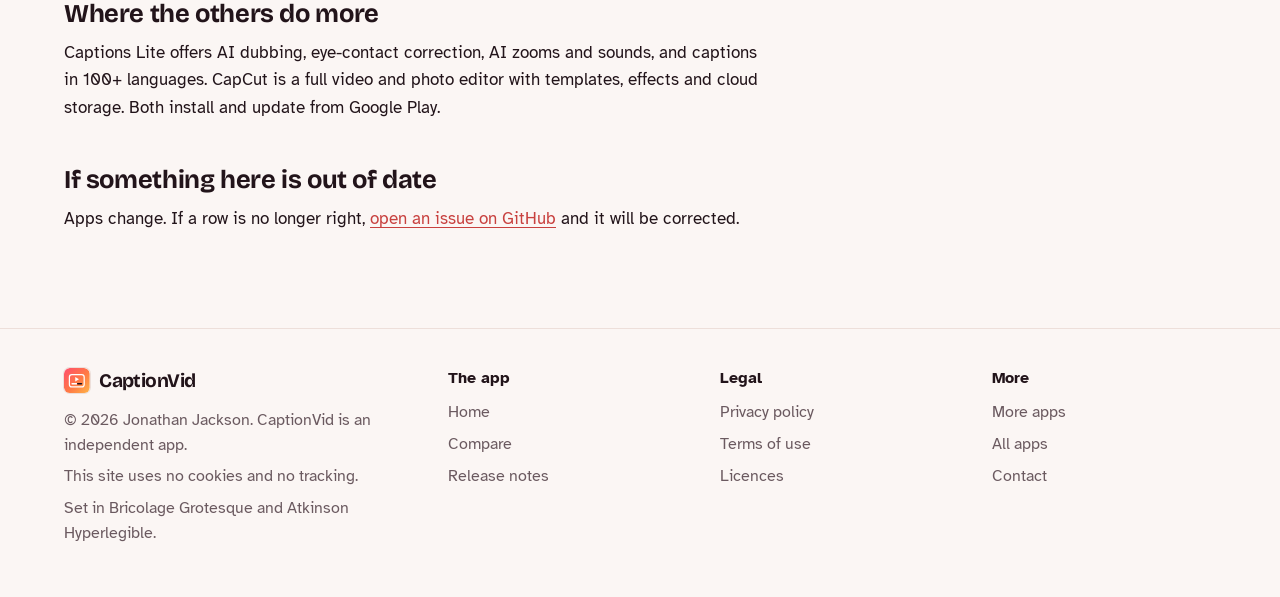
<file: compare.html>
<!DOCTYPE html>
<html lang="en-GB">
<head>
<meta charset="utf-8">
<meta name="viewport" content="width=device-width, initial-scale=1">
<title>CaptionVid compared with Captions Lite and CapCut</title>
<meta name="description" content="How CaptionVid compares with Captions Lite and CapCut, row by row, with each claim linked to their own Google Play listings.">
<meta name="author" content="Jonathan Jackson">
<link rel="canonical" href="https://customgpter.github.io/captionvid/compare.html">
<meta name="theme-color" content="#fbf6f4" media="(prefers-color-scheme: light)">
<meta name="theme-color" content="#0e0b10" media="(prefers-color-scheme: dark)">
<meta property="og:type" content="website">
<meta property="og:site_name" content="CaptionVid">
<meta property="og:title" content="CaptionVid compared with Captions Lite and CapCut">
<meta property="og:description" content="How CaptionVid compares with Captions Lite and CapCut, row by row, with each claim linked to their own Google Play listings.">
<meta property="og:url" content="https://customgpter.github.io/captionvid/compare.html">
<meta property="og:image" content="https://customgpter.github.io/captionvid/assets/og.png">
<meta property="og:image:width" content="1200">
<meta property="og:image:height" content="630">
<meta property="og:image:alt" content="CaptionVid&#x27;s editor: a sunset video with word-by-word captions, the timeline and the word strip">
<meta property="og:locale" content="en_GB">
<meta name="twitter:card" content="summary_large_image">
<link rel="icon" href="./assets/favicon.svg" type="image/svg+xml">
<link rel="apple-touch-icon" href="./assets/apple-touch-icon.png">
<link rel="preload" href="./assets/fonts/bricolage-grotesque-latin.woff2" as="font" type="font/woff2" crossorigin>
<link rel="preload" href="./assets/fonts/atkinson-hyperlegible-latin-400-normal.woff2" as="font" type="font/woff2" crossorigin>
<link rel="stylesheet" href="./assets/site.css?v=1">
<link rel="stylesheet" href="./assets/house.css?v=1">
<link rel="stylesheet" href="./assets/apps-list.css?v=1">
<script src="./assets/apps-list.js?v=1" defer></script>
</head>
<body>
<a class="skip" href="#main">Skip to content</a>
<header class="masthead">
<div class="wrap">
<a class="brand" href="./" aria-label="CaptionVid home"><svg viewBox="0 0 108 108" aria-hidden="true"><defs><linearGradient id="cvbg" x1="0" y1="0" x2="1" y2="1"><stop offset="0" stop-color="#ff4d6d"/><stop offset=".55" stop-color="#ff7a45"/><stop offset="1" stop-color="#ffb547"/></linearGradient></defs><rect width="108" height="108" rx="24" fill="url(#cvbg)"/><g transform="translate(54 54) scale(1.3) translate(-54 -54)"><path d="M38,34 h32 a8,8 0 0 1 8,8 v24 a8,8 0 0 1 -8,8 h-32 a8,8 0 0 1 -8,-8 v-24 a8,8 0 0 1 8,-8 z" fill="none" stroke="#fff" stroke-width="4"/><path d="M49,42 L61,49 L49,56 Z" fill="#fff"/><path d="M39,61 h14 a2.5,2.5 0 0 1 0,5 h-14 a2.5,2.5 0 0 1 0,-5 z" fill="#fff"/><path d="M57,61 h12 a2.5,2.5 0 0 1 0,5 h-12 a2.5,2.5 0 0 1 0,-5 z" fill="#1a1020"/></g></svg><span>CaptionVid</span></a>
<nav aria-label="Main"><ul><li><a href="./#features">Features</a></li><li><a href="./compare.html" aria-current="page">Compare</a></li><li><a href="./releases.html">Releases</a></li><li><a class="more-apps" href="./more-apps.html"><svg class="ico" viewBox="0 0 24 24" aria-hidden="true"><rect x="4" y="4" width="6.5" height="6.5" rx="1.6"/><rect x="13.5" y="4" width="6.5" height="6.5" rx="1.6"/><rect x="4" y="13.5" width="6.5" height="6.5" rx="1.6"/><rect x="13.5" y="13.5" width="6.5" height="6.5" rx="1.6"/></svg>More apps</a></li></ul></nav>
<a class="button small" href="https://github.com/CustomGPTer/captionvid/releases/latest/download/CaptionVid.apk"><svg class="ico" viewBox="0 0 24 24" aria-hidden="true"><path d="M12 4v11"/><path d="M7 10.5l5 5 5-5"/><path d="M5 20h14"/></svg>Download</a>
</div>
</header>
<main id="main" class="doc">
<div class="wrap">
<div class="measure">
<h1>CaptionVid gives you more, free and on your phone</h1>
<p class="lede">Captions Lite and CapCut are two of the best-known video caption apps on Google Play. This page shows only the rows where CaptionVid does more.</p>
<p class="get"><a class="button" href="https://github.com/CustomGPTer/captionvid/releases/latest/download/CaptionVid.apk"><svg class="ico" viewBox="0 0 24 24" aria-hidden="true"><path d="M12 4v11"/><path d="M7 10.5l5 5 5-5"/><path d="M5 20h14"/></svg>Download for Android</a></p>
<h2 id="table">Caption apps for Android</h2>
<p>Both are free to install. Their columns show only what their own Google Play listings say. A dash means the listing does not mention it, not that the app cannot do it.</p>
</div>
<div class="scroll">
<table class="cmp">
<thead><tr><th scope="col">Feature</th><th scope="col" class="ours">CaptionVid<small>Free, no paid version</small></th><th scope="col">Captions Lite<small>Built by Mirage</small></th><th scope="col">CapCut<small>By Bytedance</small></th></tr></thead>
<tbody>
<tr><th scope="row">Nothing to buy</th><td class="yes ours"><span class="app">CaptionVid</span><span class="v">Yes<small>Every look, font and export free</small></span></td><td class="pay"><span class="app">Captions Lite</span><span class="v"><a href="https://play.google.com/store/apps/details?id=com.nocap.captions&hl=en_GB">"In-app purchases", "Start your free trial"</a></span></td><td class="pay"><span class="app">CapCut</span><span class="v"><a href="https://play.google.com/store/apps/details?id=com.lemon.lvoverseas&hl=en_GB">"In-app purchases"</a></span></td></tr>
<tr><th scope="row">4K export with no watermark, free</th><td class="yes ours"><span class="app">CaptionVid</span><span class="v">Yes<small>At the video's own size</small></span></td><td class="na"><span class="app">Captions Lite</span><span class="v">&ndash;</span></td><td class="pay"><span class="app">CapCut</span><span class="v"><a href="https://play.google.com/store/apps/details?id=com.lemon.lvoverseas&hl=en_GB">Listed under "Subscriber benefits"</a></span></td></tr>
<tr><th scope="row">Collects no data</th><td class="yes ours"><span class="app">CaptionVid</span><span class="v">Yes</span></td><td class="na"><span class="app">Captions Lite</span><span class="v"><a href="https://play.google.com/store/apps/datasafety?id=com.nocap.captions&hl=en_GB">May collect location, personal info and voice recordings</a></span></td><td class="na"><span class="app">CapCut</span><span class="v"><a href="https://play.google.com/store/apps/details?id=com.lemon.lvoverseas&hl=en_GB">May collect location, personal info and 5 other types</a></span></td></tr>
<tr><th scope="row">Shares no data</th><td class="yes ours"><span class="app">CaptionVid</span><span class="v">Yes</span></td><td class="na"><span class="app">Captions Lite</span><span class="v"><a href="https://play.google.com/store/apps/datasafety?id=com.nocap.captions&hl=en_GB">May share device IDs and location</a></span></td><td class="na"><span class="app">CapCut</span><span class="v"><a href="https://play.google.com/store/apps/details?id=com.lemon.lvoverseas&hl=en_GB">May share app activity</a></span></td></tr>
<tr><th scope="row">Captions made on the phone</th><td class="yes ours"><span class="app">CaptionVid</span><span class="v">Yes<small>No upload at all</small></span></td><td class="na"><span class="app">Captions Lite</span><span class="v">&ndash;</span></td><td class="na"><span class="app">CapCut</span><span class="v">&ndash;</span></td></tr>
<tr><th scope="row">No account</th><td class="yes ours"><span class="app">CaptionVid</span><span class="v">Yes</span></td><td class="na"><span class="app">Captions Lite</span><span class="v">&ndash;</span></td><td class="na"><span class="app">CapCut</span><span class="v">&ndash;</span></td></tr>
<tr><th scope="row">Works offline once set up</th><td class="yes ours"><span class="app">CaptionVid</span><span class="v">Yes</span></td><td class="na"><span class="app">Captions Lite</span><span class="v">&ndash;</span></td><td class="na"><span class="app">CapCut</span><span class="v">&ndash;</span></td></tr>
<tr><th scope="row">Subtitle files (SRT, WebVTT, ASS)</th><td class="yes ours"><span class="app">CaptionVid</span><span class="v">Yes</span></td><td class="na"><span class="app">Captions Lite</span><span class="v">&ndash;</span></td><td class="na"><span class="app">CapCut</span><span class="v">&ndash;</span></td></tr>
<tr><th scope="row">Captions many videos in the background</th><td class="yes ours"><span class="app">CaptionVid</span><span class="v">Yes<small>A queue and a watch folder</small></span></td><td class="na"><span class="app">Captions Lite</span><span class="v">&ndash;</span></td><td class="na"><span class="app">CapCut</span><span class="v">&ndash;</span></td></tr>
</tbody>
</table>
</div>
<div class="measure">
<p class="key"><strong class="yes">Yes</strong> In the free app. <strong class="pay">Paid</strong> Needs a paid plan or upgrade. <strong>&ndash;</strong> Not offered, or not stated on the maker's own pages.</p>
<p class="key">Checked on 26 November 2026 against Captions Lite's and CapCut's own Google Play listings. Captions Lite: <a href="https://play.google.com/store/apps/details?id=com.nocap.captions&hl=en_GB">Google Play listing</a>, <a href="https://play.google.com/store/apps/datasafety?id=com.nocap.captions&hl=en_GB">Data safety</a>; CapCut: <a href="https://play.google.com/store/apps/details?id=com.lemon.lvoverseas&hl=en_GB">Google Play listing</a>.</p>
<h2>What CaptionVid does not do</h2><p>CaptionVid is a captions app, not a full video editor: it has no music, stickers, filters or transitions, and no AI-generated video. It is not on Google Play, so it does not update itself.</p><h2>Where the others do more</h2><p>Captions Lite offers AI dubbing, eye-contact correction, AI zooms and sounds, and captions in 100+ languages. CapCut is a full video and photo editor with templates, effects and cloud storage. Both install and update from Google Play.</p>
<h2 id="wrong">If something here is out of date</h2>
<p>Apps change. If a row is no longer right, <a href="https://github.com/CustomGPTer/captionvid/issues">open an issue on GitHub</a> and it will be corrected.</p>
</div>
</div>
</main>
<footer class="colophon">
<div class="wrap">
<div>
<a class="brand" href="./" aria-label="CaptionVid home"><svg viewBox="0 0 108 108" aria-hidden="true"><defs><linearGradient id="cvbg" x1="0" y1="0" x2="1" y2="1"><stop offset="0" stop-color="#ff4d6d"/><stop offset=".55" stop-color="#ff7a45"/><stop offset="1" stop-color="#ffb547"/></linearGradient></defs><rect width="108" height="108" rx="24" fill="url(#cvbg)"/><g transform="translate(54 54) scale(1.3) translate(-54 -54)"><path d="M38,34 h32 a8,8 0 0 1 8,8 v24 a8,8 0 0 1 -8,8 h-32 a8,8 0 0 1 -8,-8 v-24 a8,8 0 0 1 8,-8 z" fill="none" stroke="#fff" stroke-width="4"/><path d="M49,42 L61,49 L49,56 Z" fill="#fff"/><path d="M39,61 h14 a2.5,2.5 0 0 1 0,5 h-14 a2.5,2.5 0 0 1 0,-5 z" fill="#fff"/><path d="M57,61 h12 a2.5,2.5 0 0 1 0,5 h-12 a2.5,2.5 0 0 1 0,-5 z" fill="#1a1020"/></g></svg><span>CaptionVid</span></a>
<p>&copy; 2026 Jonathan Jackson. CaptionVid is an independent app.</p>
<p>This site uses no cookies and no tracking.</p>
<p>Set in Bricolage Grotesque and Atkinson Hyperlegible.</p>
</div>
<nav aria-label="The app"><h2>The app</h2><ul>
<li><a href="./">Home</a></li>
<li><a href="./compare.html">Compare</a></li>
<li><a href="./releases.html">Release notes</a></li>

</ul></nav>
<nav aria-label="Legal"><h2>Legal</h2><ul>
<li><a href="./privacy.html">Privacy policy</a></li>
<li><a href="./terms.html">Terms of use</a></li>
<li><a href="./licences.html">Licences</a></li>
</ul></nav>
<nav aria-label="More"><h2>More</h2><ul>
<li><a href="./more-apps.html">More apps</a></li>
<li><a href="https://customgpter.github.io/">All apps</a></li>
<li><a href="https://github.com/CustomGPTer/captionvid/issues">Contact</a></li>
</ul></nav>
</div>
</footer>
</body>
</html>
</file>
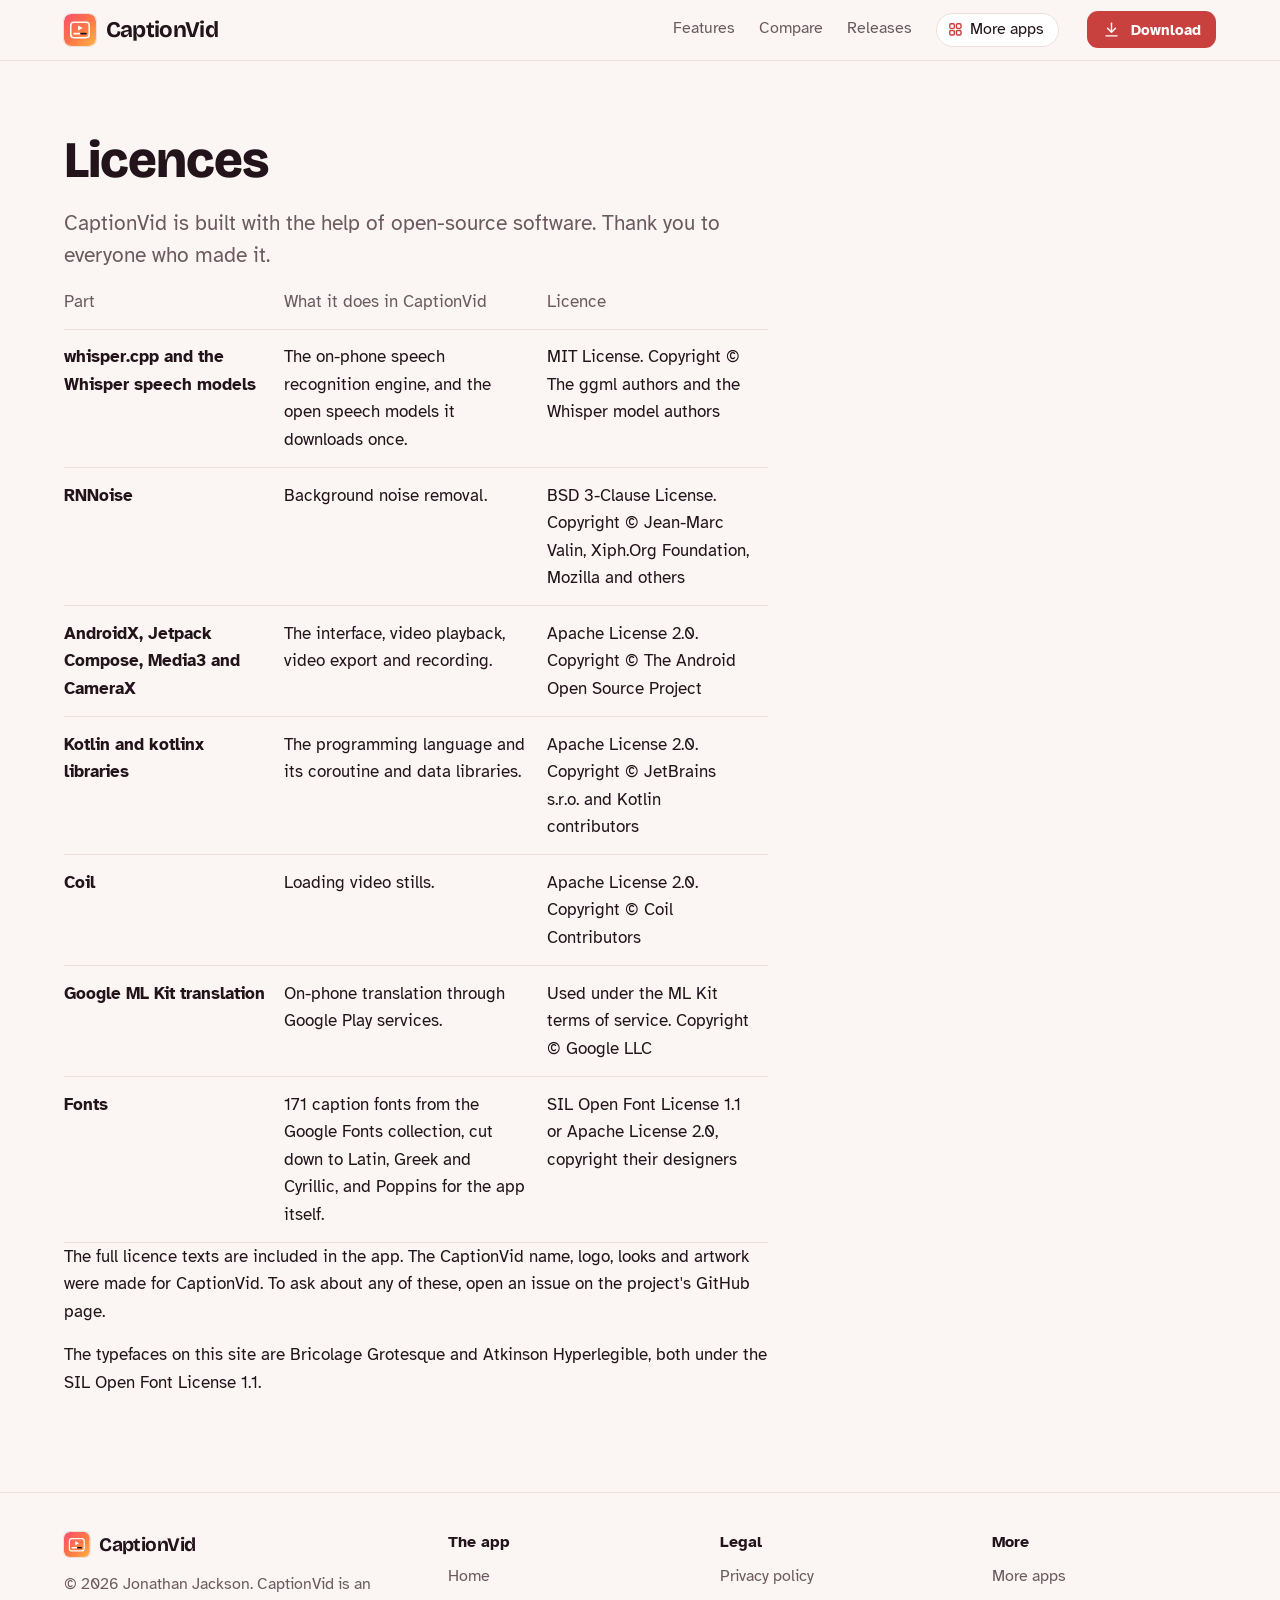
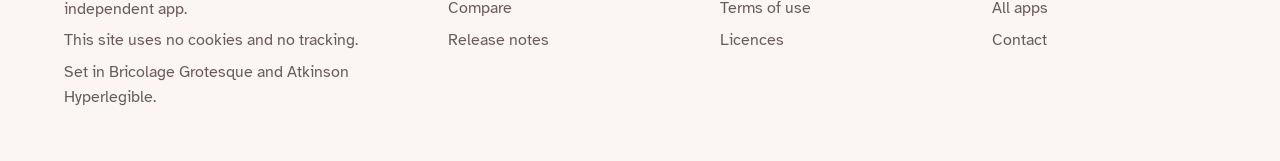
<file: licences.html>
<!DOCTYPE html>
<html lang="en-GB">
<head>
<meta charset="utf-8">
<meta name="viewport" content="width=device-width, initial-scale=1">
<title>CaptionVid licences</title>
<meta name="description" content="The open-source parts inside CaptionVid and their licences.">
<meta name="author" content="Jonathan Jackson">
<link rel="canonical" href="https://customgpter.github.io/captionvid/licences.html">
<meta name="theme-color" content="#fbf6f4" media="(prefers-color-scheme: light)">
<meta name="theme-color" content="#0e0b10" media="(prefers-color-scheme: dark)">
<meta property="og:type" content="website">
<meta property="og:site_name" content="CaptionVid">
<meta property="og:title" content="CaptionVid licences">
<meta property="og:description" content="The open-source parts inside CaptionVid and their licences.">
<meta property="og:url" content="https://customgpter.github.io/captionvid/licences.html">
<meta property="og:image" content="https://customgpter.github.io/captionvid/assets/og.png">
<meta property="og:image:width" content="1200">
<meta property="og:image:height" content="630">
<meta property="og:image:alt" content="CaptionVid&#x27;s editor: a sunset video with word-by-word captions, the timeline and the word strip">
<meta property="og:locale" content="en_GB">
<meta name="twitter:card" content="summary_large_image">
<link rel="icon" href="./assets/favicon.svg" type="image/svg+xml">
<link rel="apple-touch-icon" href="./assets/apple-touch-icon.png">
<link rel="preload" href="./assets/fonts/bricolage-grotesque-latin.woff2" as="font" type="font/woff2" crossorigin>
<link rel="preload" href="./assets/fonts/atkinson-hyperlegible-latin-400-normal.woff2" as="font" type="font/woff2" crossorigin>
<link rel="stylesheet" href="./assets/site.css?v=1">
<link rel="stylesheet" href="./assets/house.css?v=1">
<link rel="stylesheet" href="./assets/apps-list.css?v=1">
<script src="./assets/apps-list.js?v=1" defer></script>
</head>
<body>
<a class="skip" href="#main">Skip to content</a>
<header class="masthead">
<div class="wrap">
<a class="brand" href="./" aria-label="CaptionVid home"><svg viewBox="0 0 108 108" aria-hidden="true"><defs><linearGradient id="cvbg" x1="0" y1="0" x2="1" y2="1"><stop offset="0" stop-color="#ff4d6d"/><stop offset=".55" stop-color="#ff7a45"/><stop offset="1" stop-color="#ffb547"/></linearGradient></defs><rect width="108" height="108" rx="24" fill="url(#cvbg)"/><g transform="translate(54 54) scale(1.3) translate(-54 -54)"><path d="M38,34 h32 a8,8 0 0 1 8,8 v24 a8,8 0 0 1 -8,8 h-32 a8,8 0 0 1 -8,-8 v-24 a8,8 0 0 1 8,-8 z" fill="none" stroke="#fff" stroke-width="4"/><path d="M49,42 L61,49 L49,56 Z" fill="#fff"/><path d="M39,61 h14 a2.5,2.5 0 0 1 0,5 h-14 a2.5,2.5 0 0 1 0,-5 z" fill="#fff"/><path d="M57,61 h12 a2.5,2.5 0 0 1 0,5 h-12 a2.5,2.5 0 0 1 0,-5 z" fill="#1a1020"/></g></svg><span>CaptionVid</span></a>
<nav aria-label="Main"><ul><li><a href="./#features">Features</a></li><li><a href="./compare.html">Compare</a></li><li><a href="./releases.html">Releases</a></li><li><a class="more-apps" href="./more-apps.html"><svg class="ico" viewBox="0 0 24 24" aria-hidden="true"><rect x="4" y="4" width="6.5" height="6.5" rx="1.6"/><rect x="13.5" y="4" width="6.5" height="6.5" rx="1.6"/><rect x="4" y="13.5" width="6.5" height="6.5" rx="1.6"/><rect x="13.5" y="13.5" width="6.5" height="6.5" rx="1.6"/></svg>More apps</a></li></ul></nav>
<a class="button small" href="https://github.com/CustomGPTer/captionvid/releases/latest/download/CaptionVid.apk"><svg class="ico" viewBox="0 0 24 24" aria-hidden="true"><path d="M12 4v11"/><path d="M7 10.5l5 5 5-5"/><path d="M5 20h14"/></svg>Download</a>
</div>
</header>
<main id="main" class="doc">
<div class="wrap">
<div class="measure">
<h1>Licences</h1>
<p class="lede">CaptionVid is built with the help of open-source software. Thank you to everyone who made it.</p>
<div class="scroll"><table><thead><tr><th scope="col">Part</th><th scope="col">What it does in CaptionVid</th><th scope="col">Licence</th></tr></thead><tbody><tr><th scope="row">whisper.cpp and the Whisper speech models</th><td>The on-phone speech recognition engine, and the open speech models it downloads once.</td><td>MIT License. Copyright &copy; The ggml authors and the Whisper model authors</td></tr><tr><th scope="row">RNNoise</th><td>Background noise removal.</td><td>BSD 3-Clause License. Copyright &copy; Jean-Marc Valin, Xiph.Org Foundation, Mozilla and others</td></tr><tr><th scope="row">AndroidX, Jetpack Compose, Media3 and CameraX</th><td>The interface, video playback, video export and recording.</td><td>Apache License 2.0. Copyright &copy; The Android Open Source Project</td></tr><tr><th scope="row">Kotlin and kotlinx libraries</th><td>The programming language and its coroutine and data libraries.</td><td>Apache License 2.0. Copyright &copy; JetBrains s.r.o. and Kotlin contributors</td></tr><tr><th scope="row">Coil</th><td>Loading video stills.</td><td>Apache License 2.0. Copyright &copy; Coil Contributors</td></tr><tr><th scope="row">Google ML Kit translation</th><td>On-phone translation through Google Play services.</td><td>Used under the ML Kit terms of service. Copyright &copy; Google LLC</td></tr><tr><th scope="row">Fonts</th><td>171 caption fonts from the Google Fonts collection, cut down to Latin, Greek and Cyrillic, and Poppins for the app itself.</td><td>SIL Open Font License 1.1 or Apache License 2.0, copyright their designers</td></tr></tbody></table></div>
<p>The full licence texts are included in the app. The CaptionVid name, logo, looks and artwork were made for CaptionVid. To ask about any of these, open an issue on the project's GitHub page.</p>
<p>The typefaces on this site are Bricolage Grotesque and Atkinson Hyperlegible, both under the SIL Open Font License 1.1.</p>
</div>
</div>
</main>
<footer class="colophon">
<div class="wrap">
<div>
<a class="brand" href="./" aria-label="CaptionVid home"><svg viewBox="0 0 108 108" aria-hidden="true"><defs><linearGradient id="cvbg" x1="0" y1="0" x2="1" y2="1"><stop offset="0" stop-color="#ff4d6d"/><stop offset=".55" stop-color="#ff7a45"/><stop offset="1" stop-color="#ffb547"/></linearGradient></defs><rect width="108" height="108" rx="24" fill="url(#cvbg)"/><g transform="translate(54 54) scale(1.3) translate(-54 -54)"><path d="M38,34 h32 a8,8 0 0 1 8,8 v24 a8,8 0 0 1 -8,8 h-32 a8,8 0 0 1 -8,-8 v-24 a8,8 0 0 1 8,-8 z" fill="none" stroke="#fff" stroke-width="4"/><path d="M49,42 L61,49 L49,56 Z" fill="#fff"/><path d="M39,61 h14 a2.5,2.5 0 0 1 0,5 h-14 a2.5,2.5 0 0 1 0,-5 z" fill="#fff"/><path d="M57,61 h12 a2.5,2.5 0 0 1 0,5 h-12 a2.5,2.5 0 0 1 0,-5 z" fill="#1a1020"/></g></svg><span>CaptionVid</span></a>
<p>&copy; 2026 Jonathan Jackson. CaptionVid is an independent app.</p>
<p>This site uses no cookies and no tracking.</p>
<p>Set in Bricolage Grotesque and Atkinson Hyperlegible.</p>
</div>
<nav aria-label="The app"><h2>The app</h2><ul>
<li><a href="./">Home</a></li>
<li><a href="./compare.html">Compare</a></li>
<li><a href="./releases.html">Release notes</a></li>

</ul></nav>
<nav aria-label="Legal"><h2>Legal</h2><ul>
<li><a href="./privacy.html">Privacy policy</a></li>
<li><a href="./terms.html">Terms of use</a></li>
<li><a href="./licences.html">Licences</a></li>
</ul></nav>
<nav aria-label="More"><h2>More</h2><ul>
<li><a href="./more-apps.html">More apps</a></li>
<li><a href="https://customgpter.github.io/">All apps</a></li>
<li><a href="https://github.com/CustomGPTer/captionvid/issues">Contact</a></li>
</ul></nav>
</div>
</footer>
</body>
</html>
</file>
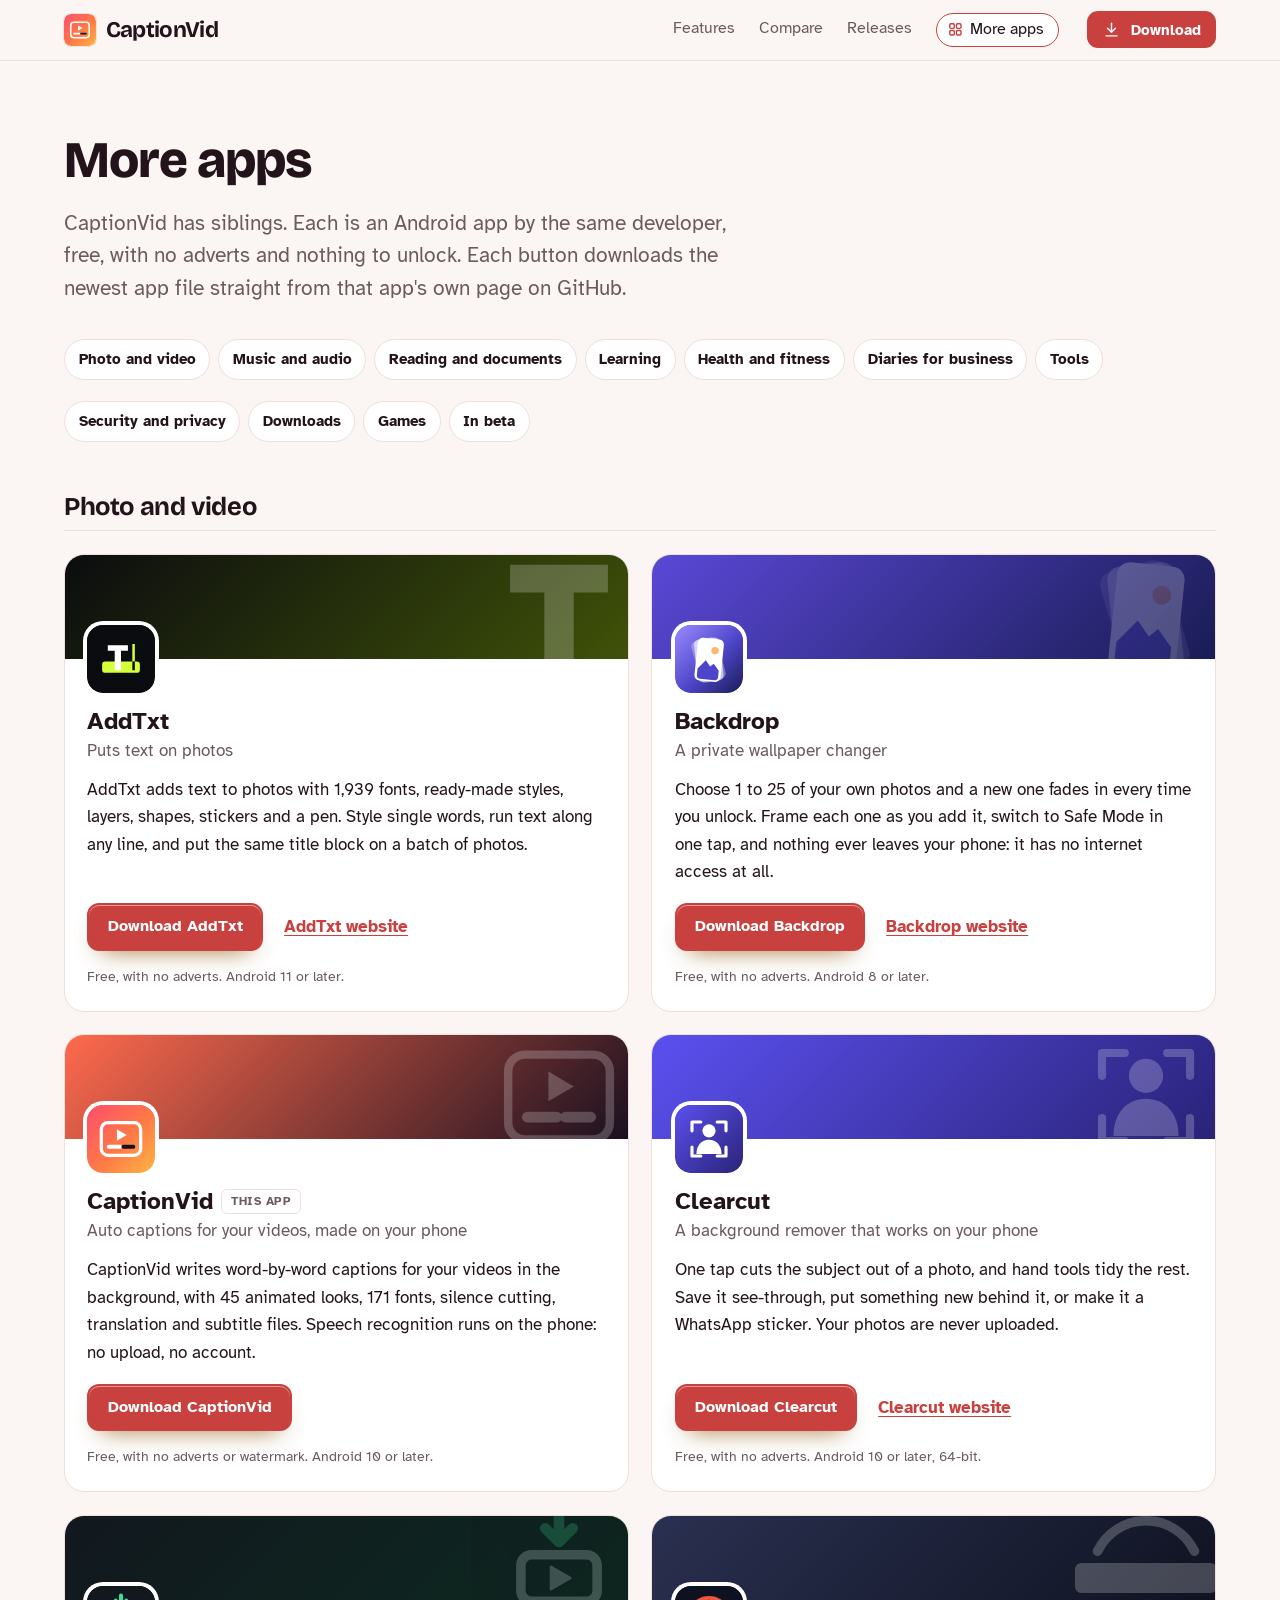
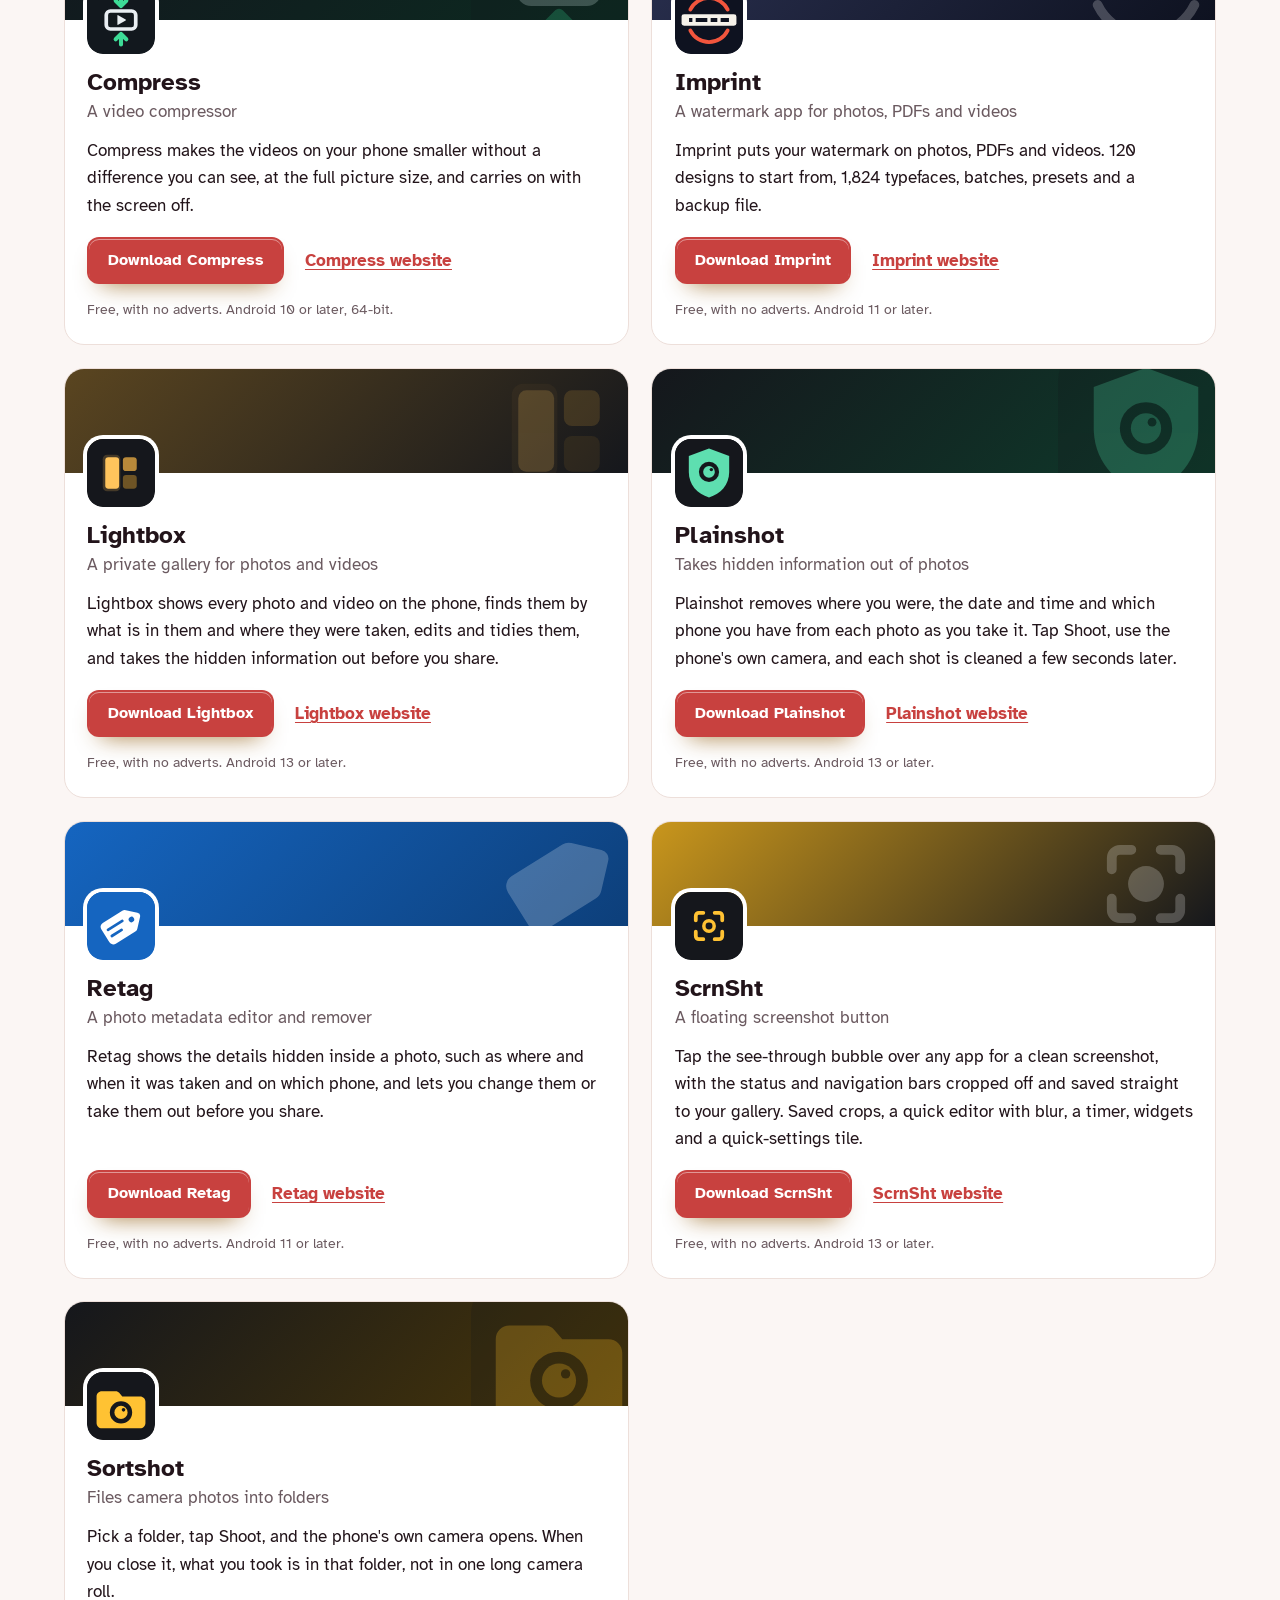
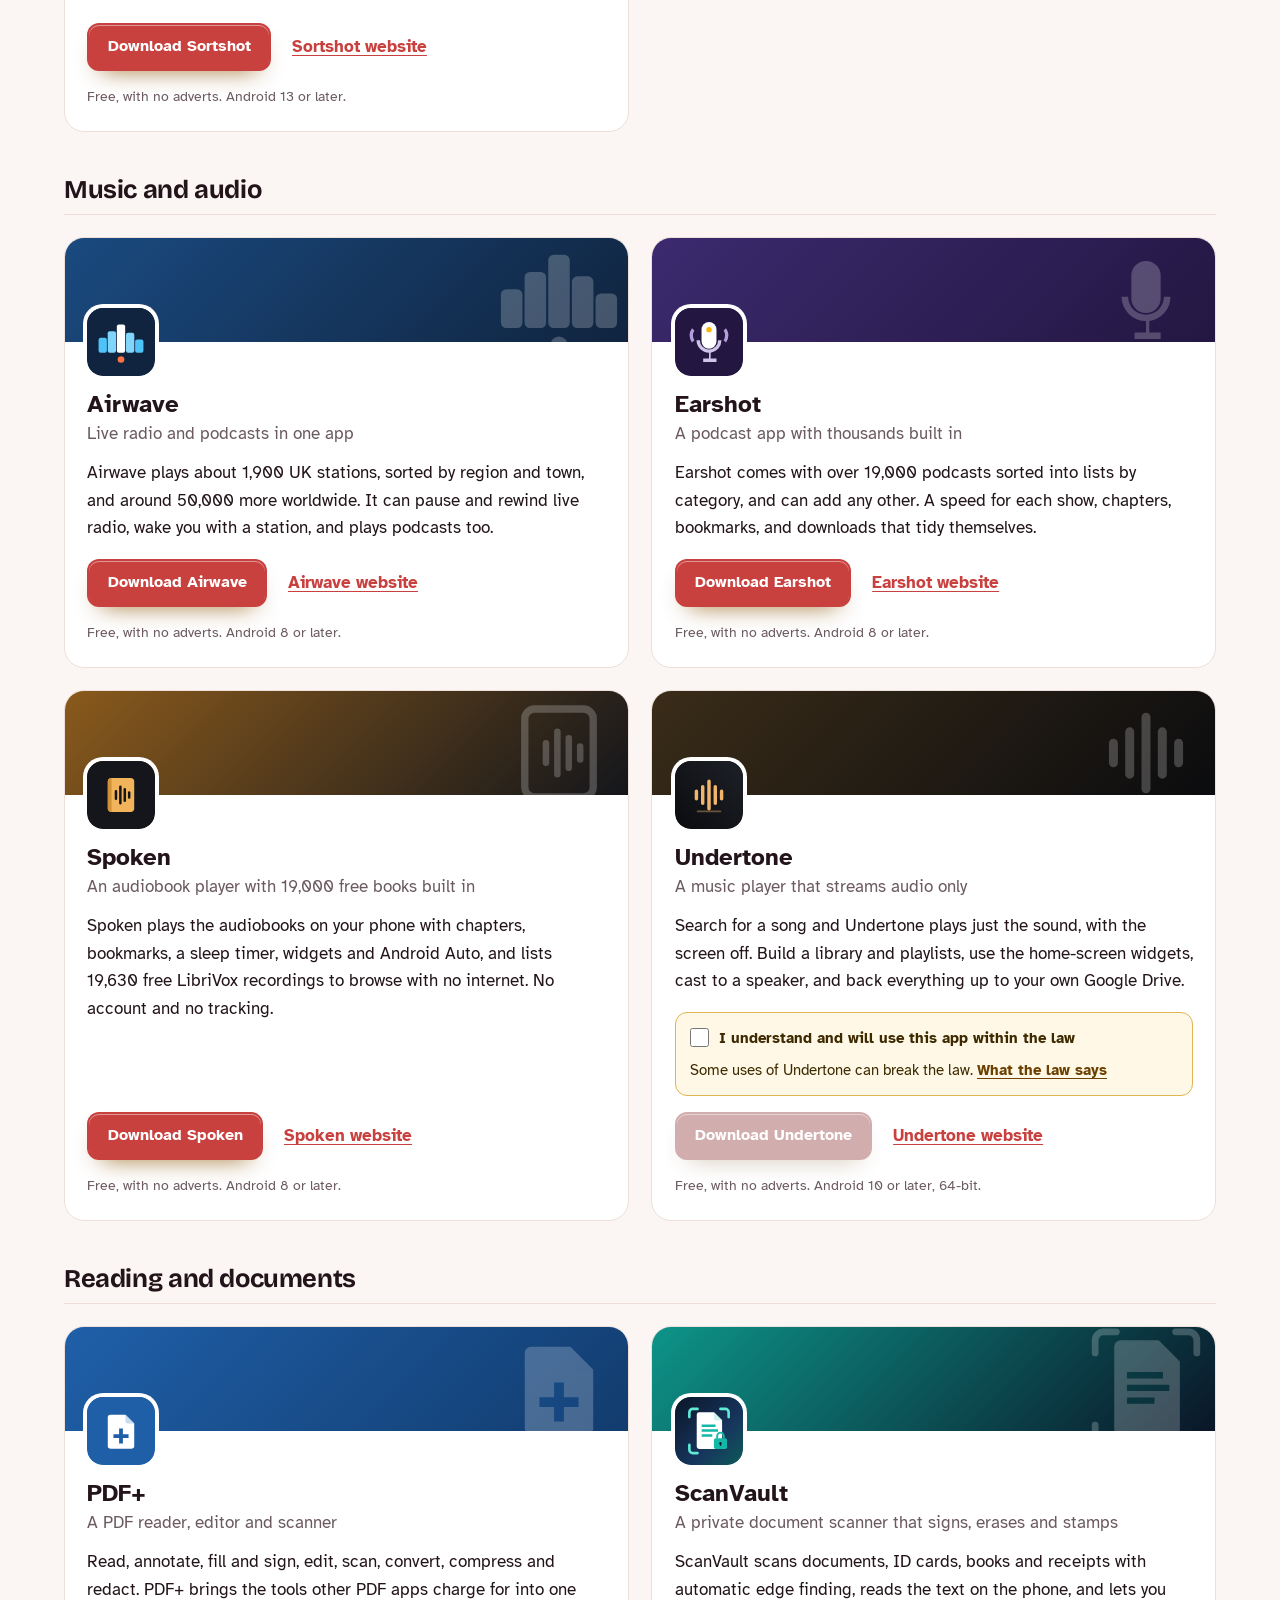
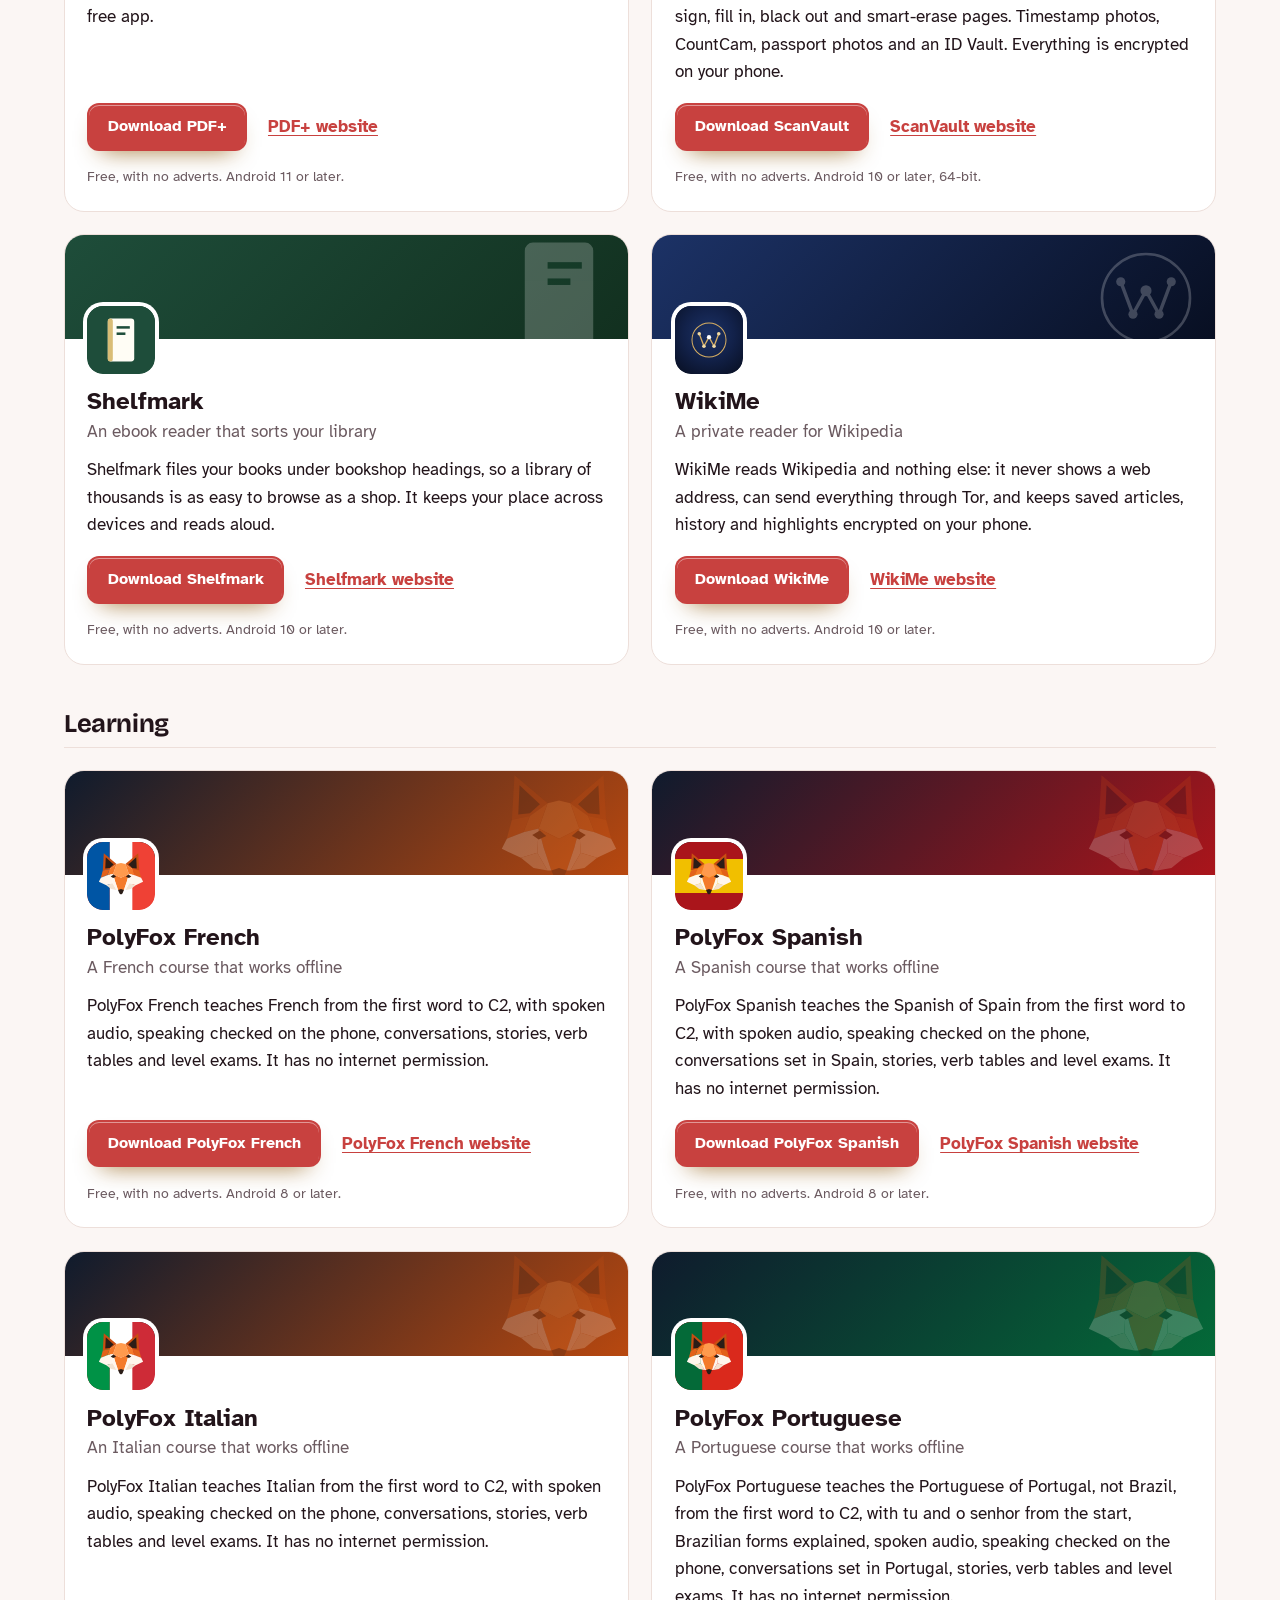
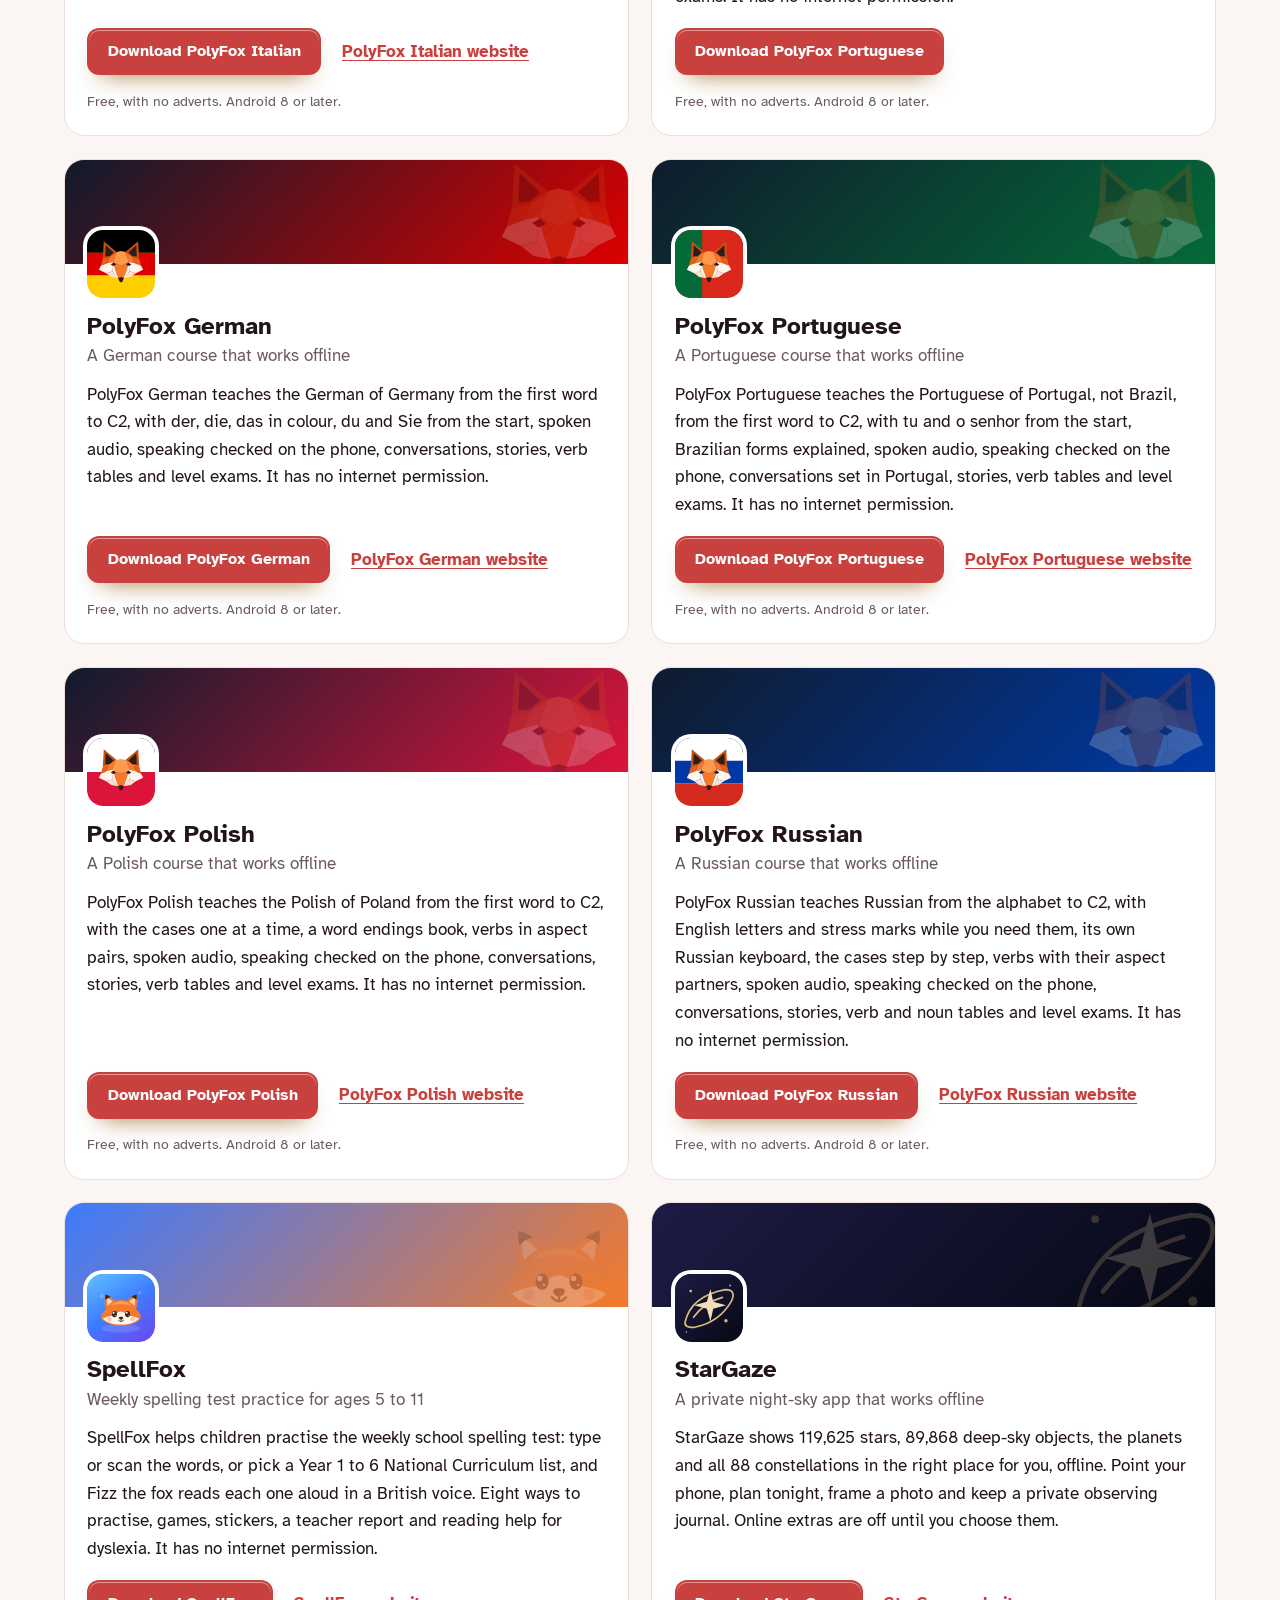
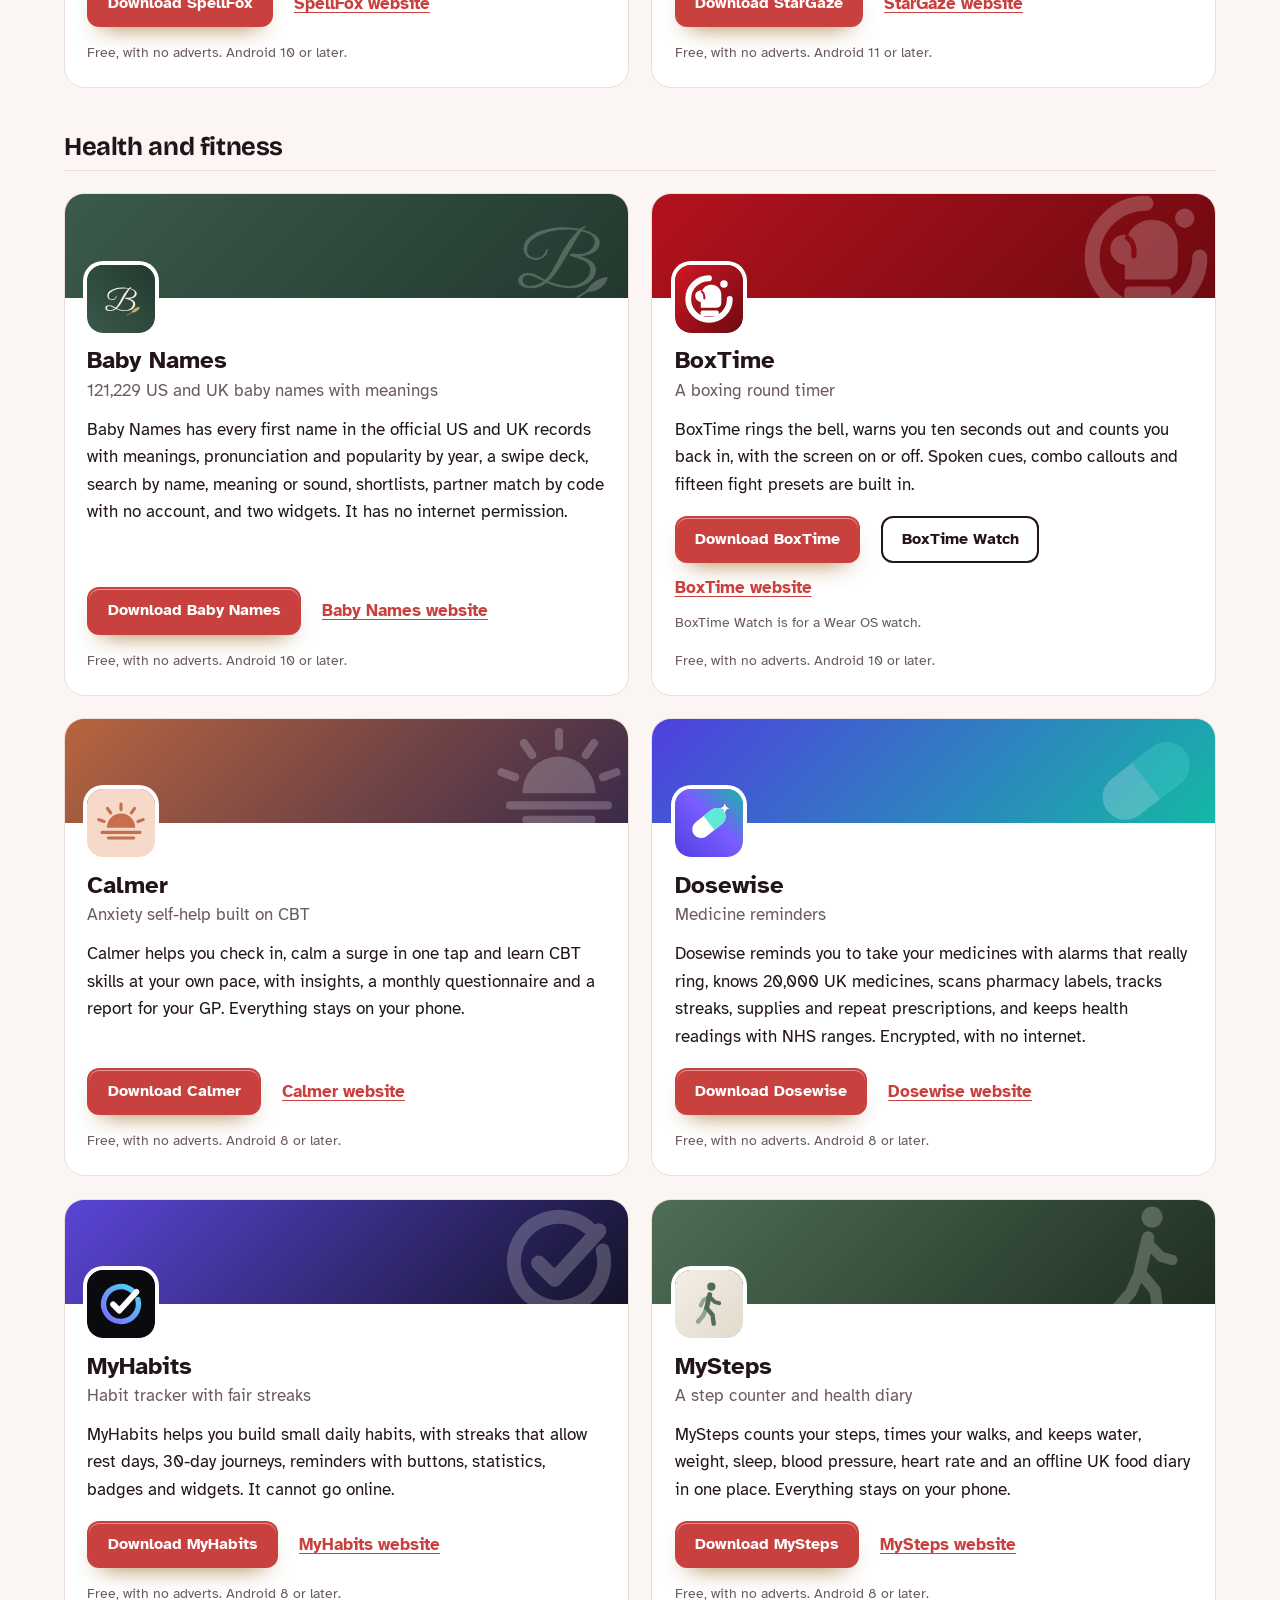
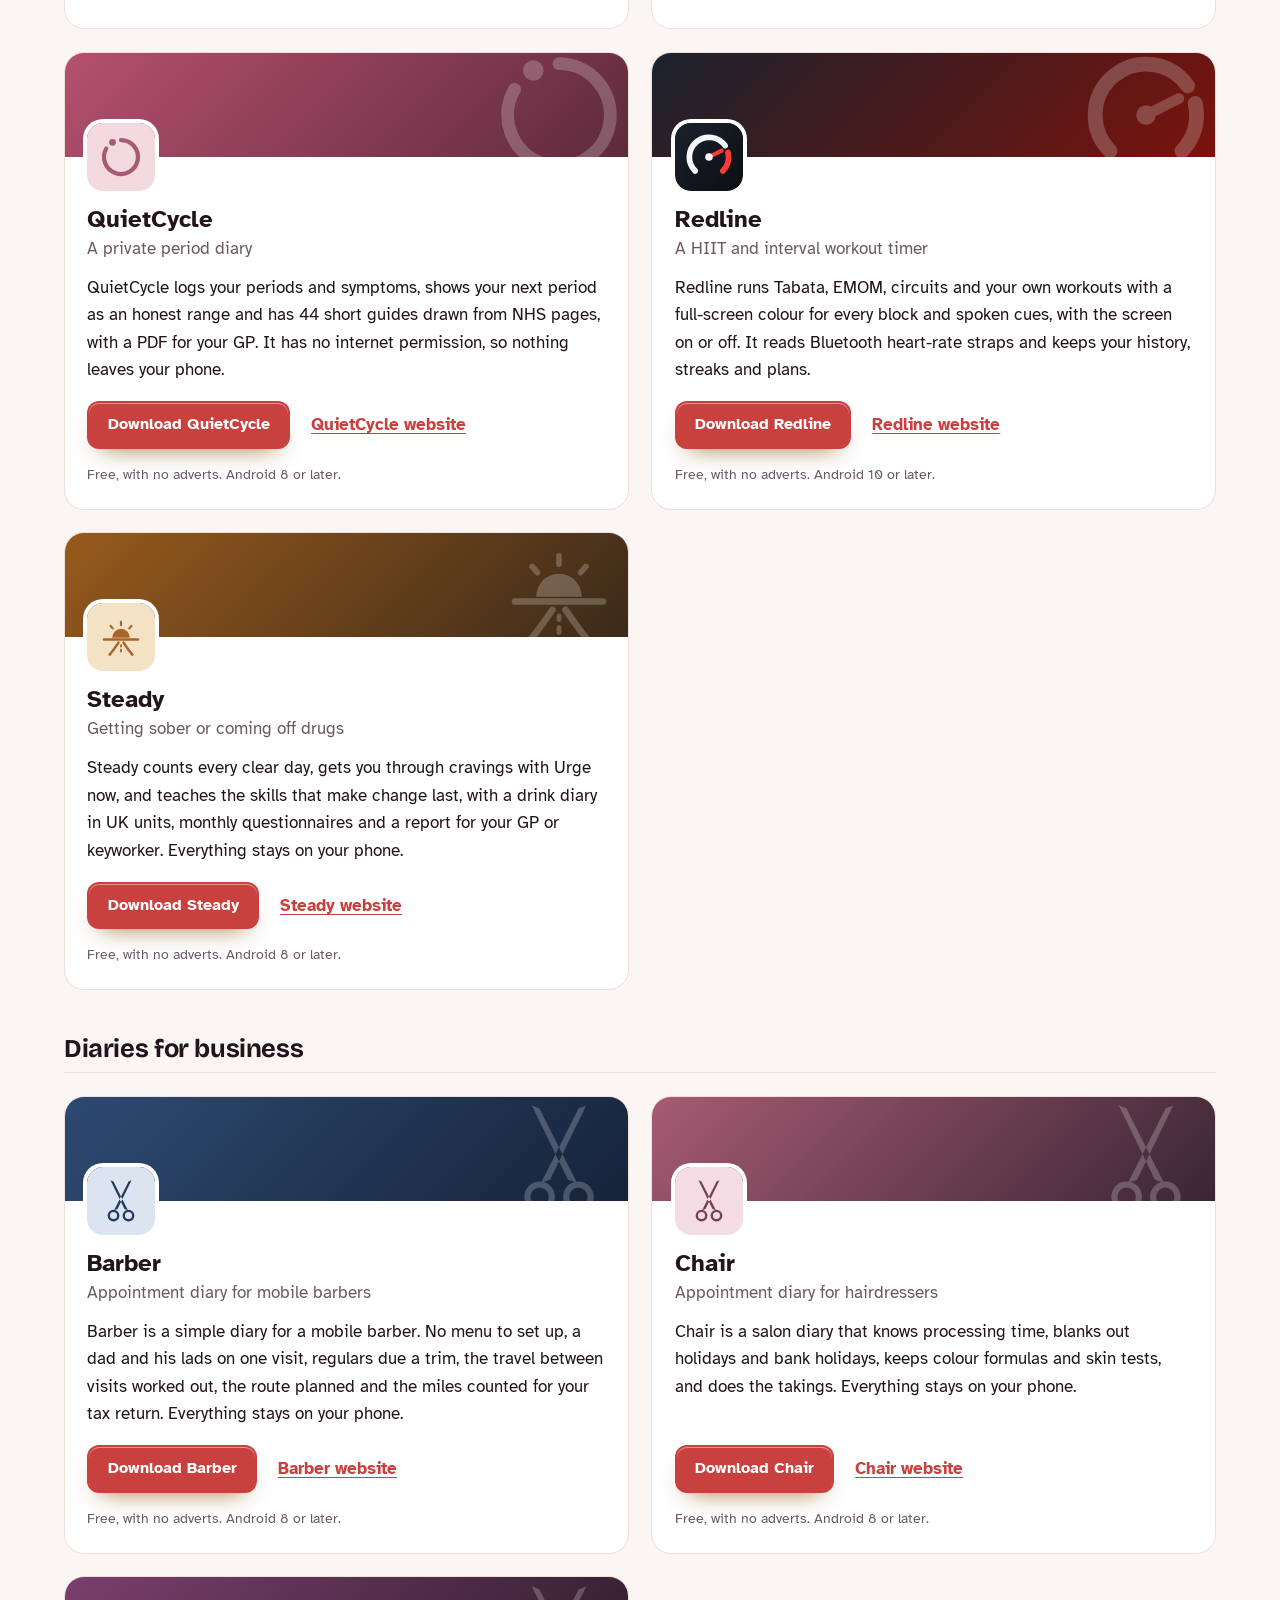
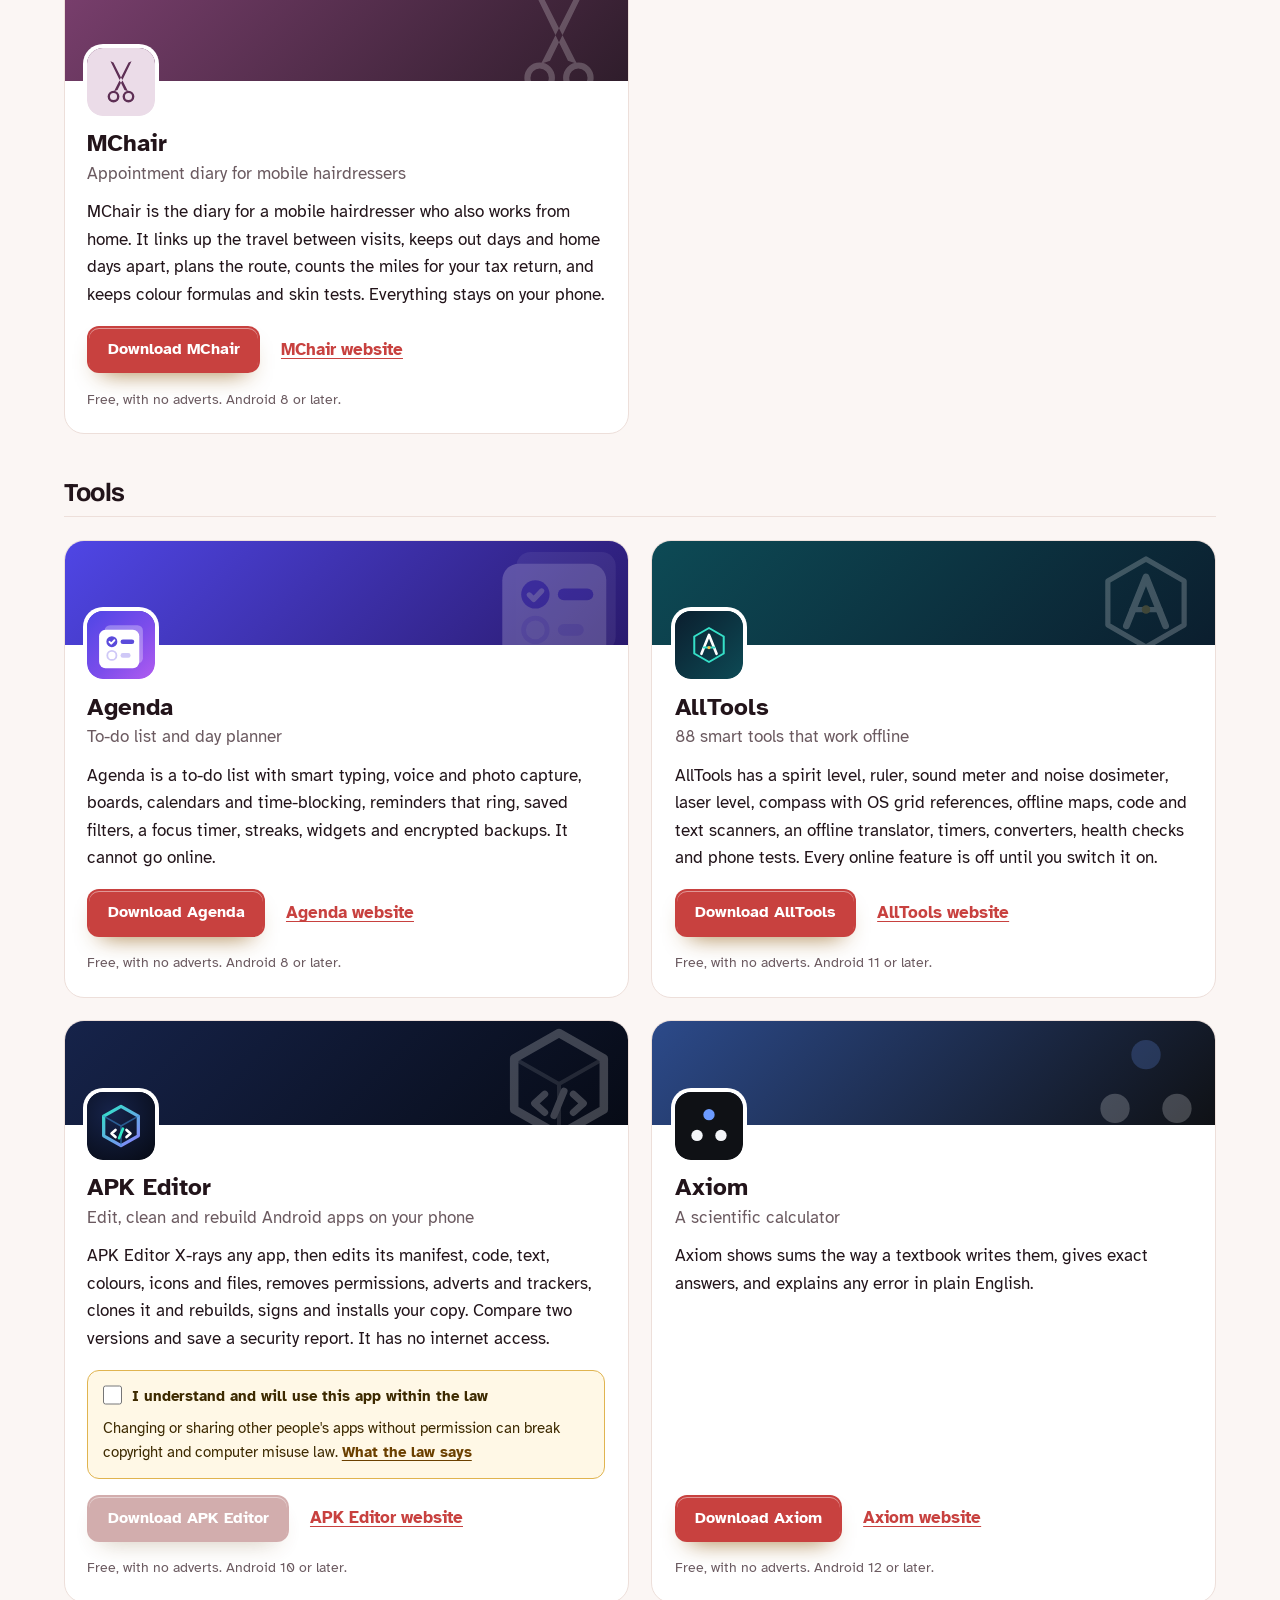
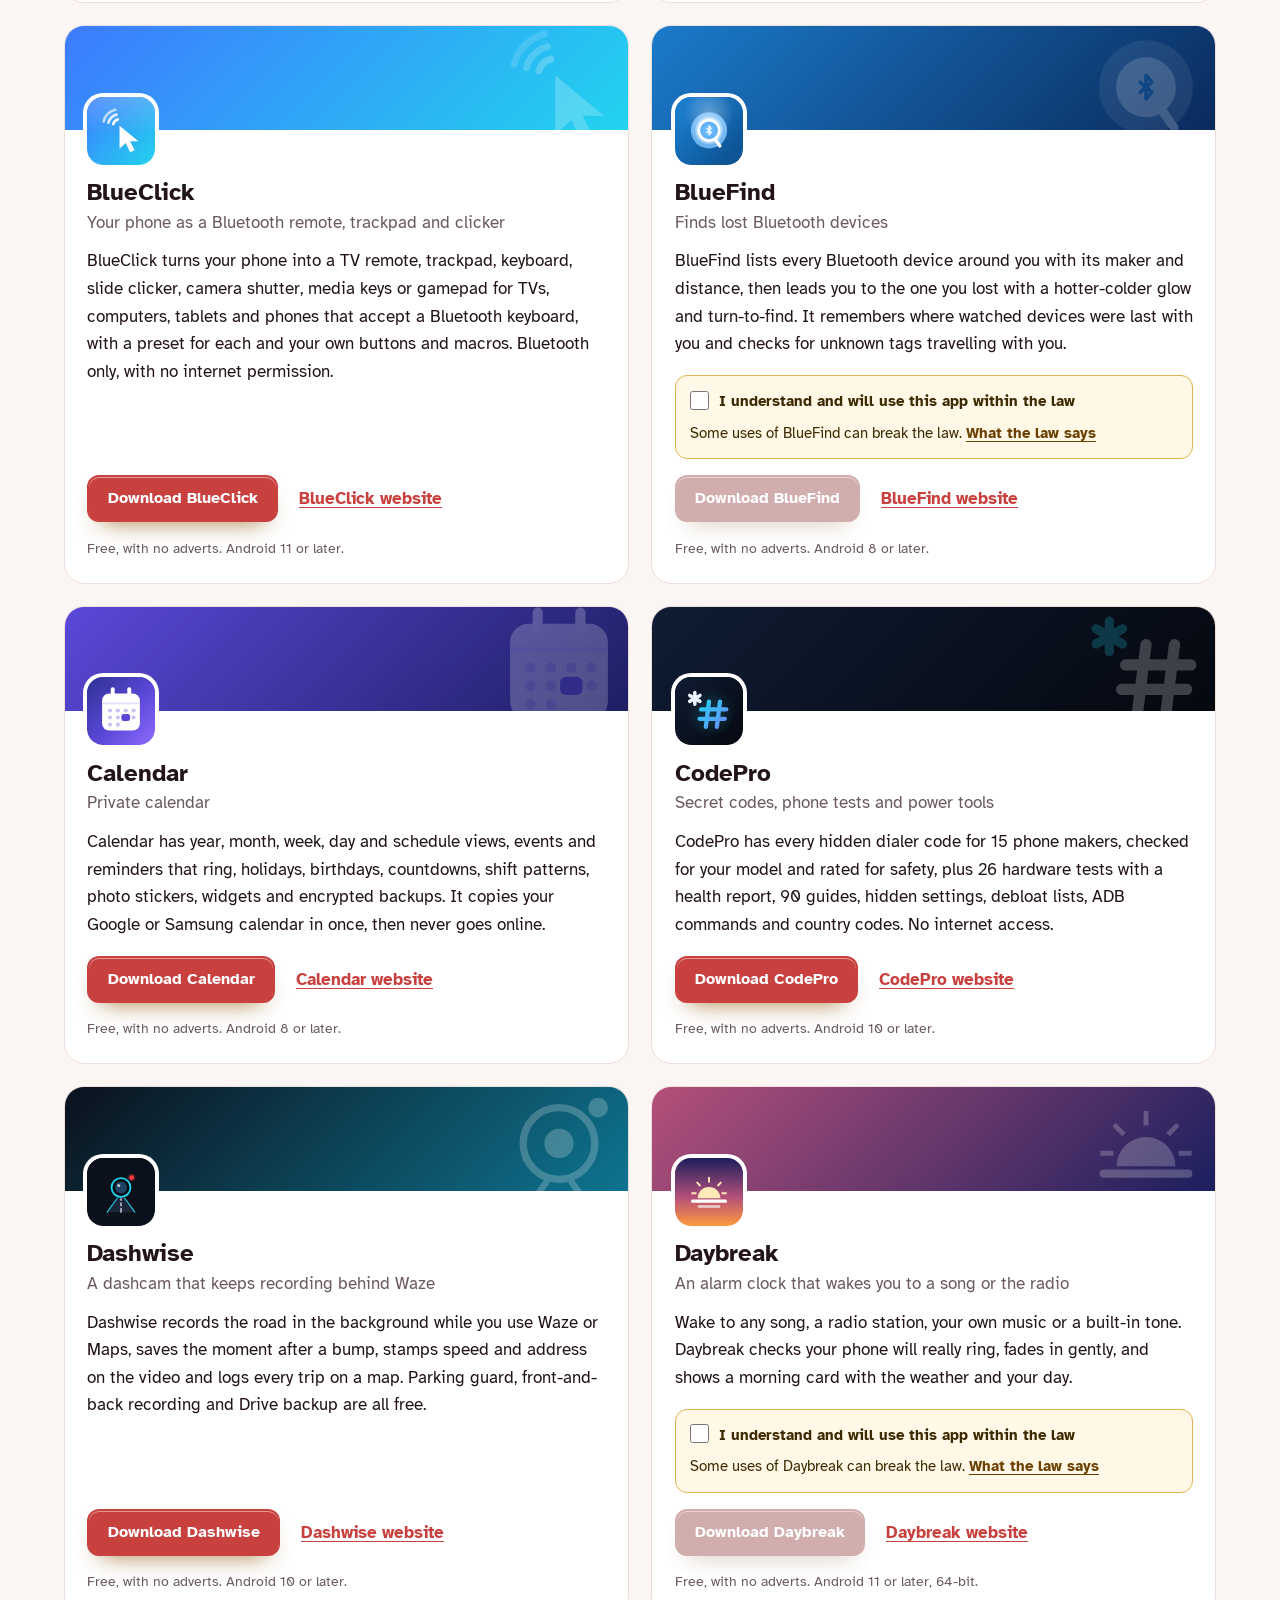
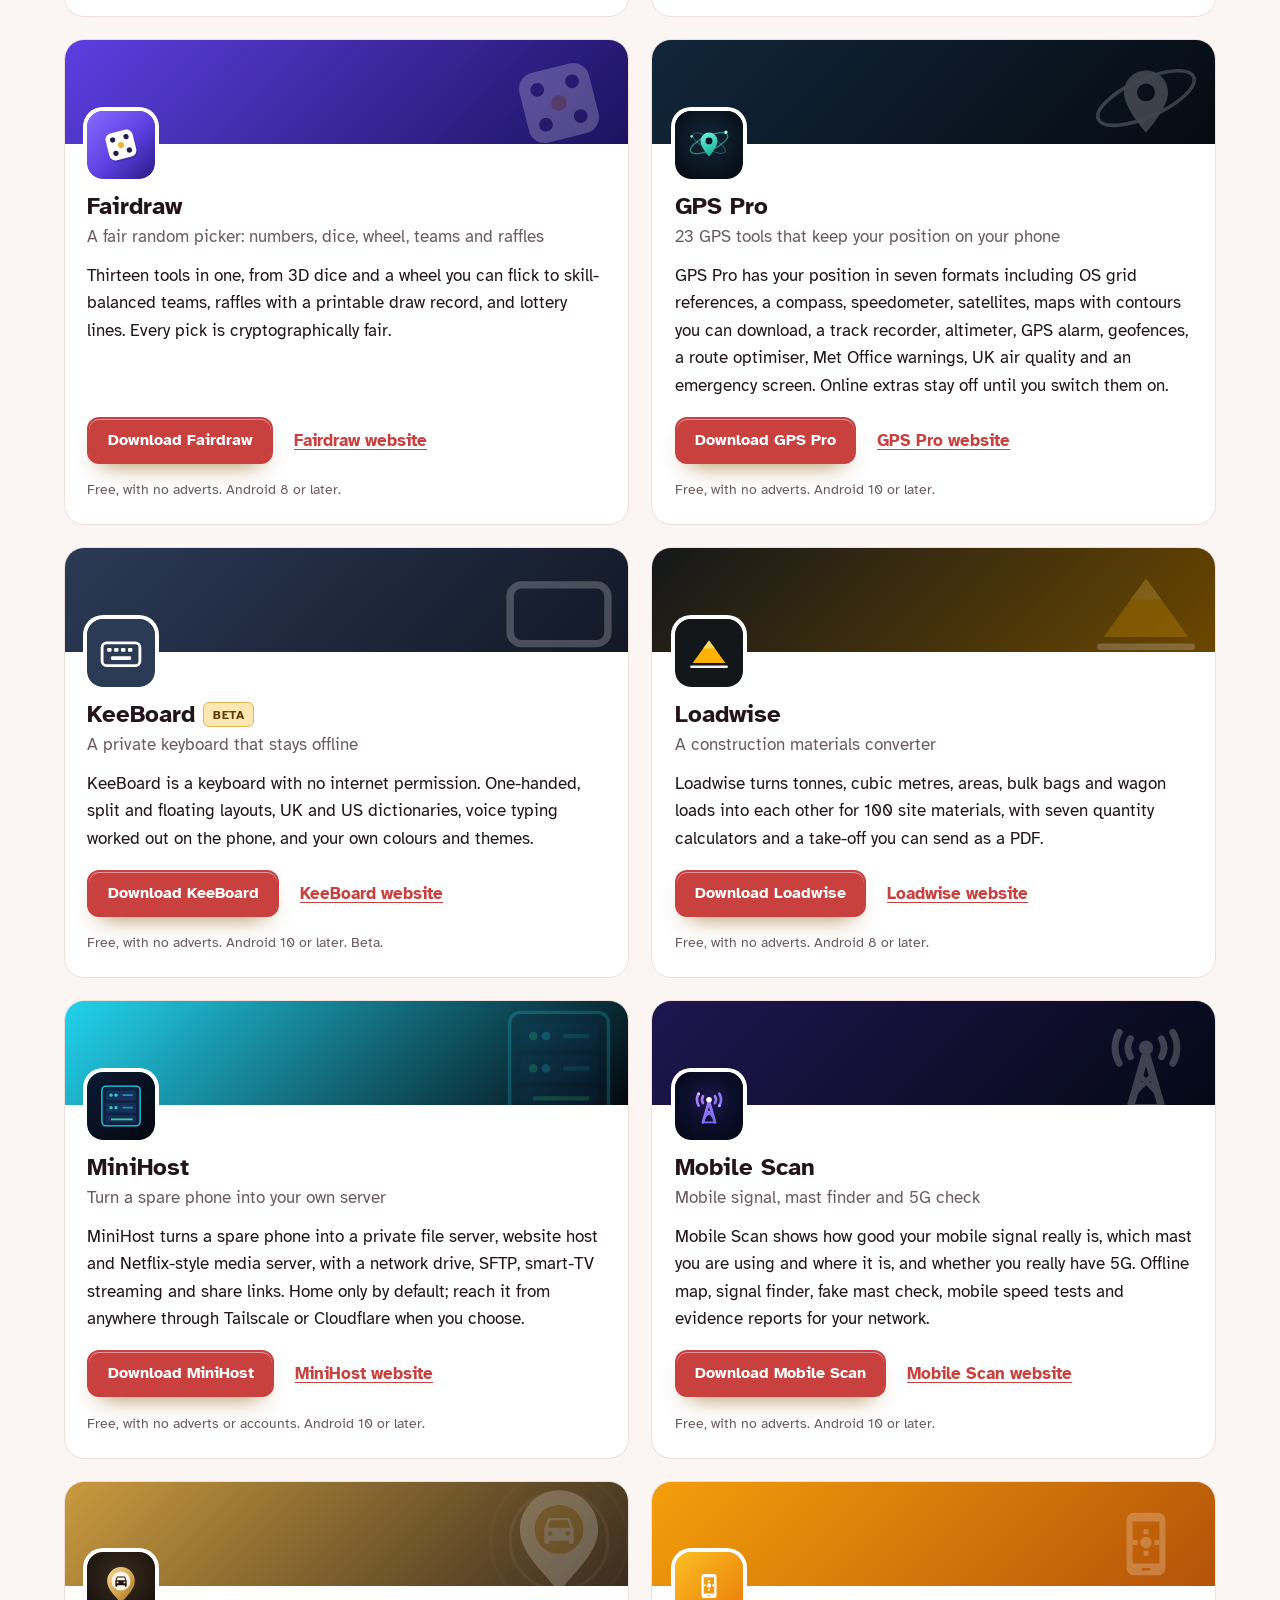
<file: more-apps.html>
<!DOCTYPE html>
<html lang="en-GB">
<head>
<meta charset="utf-8">
<meta name="viewport" content="width=device-width, initial-scale=1">
<title>More free Android apps from the maker of CaptionVid</title>
<meta name="description" content="All 101 free Android apps from the maker of CaptionVid, in one list by category, each with its download and a link to its website.">
<meta name="author" content="Jonathan Jackson">
<link rel="canonical" href="https://customgpter.github.io/captionvid/more-apps.html">
<meta name="theme-color" content="#fbf6f4" media="(prefers-color-scheme: light)">
<meta name="theme-color" content="#0e0b10" media="(prefers-color-scheme: dark)">
<meta property="og:type" content="website">
<meta property="og:site_name" content="CaptionVid">
<meta property="og:title" content="More free Android apps from the maker of CaptionVid">
<meta property="og:description" content="All 101 free Android apps from the maker of CaptionVid, in one list by category, each with its download and a link to its website.">
<meta property="og:url" content="https://customgpter.github.io/captionvid/more-apps.html">
<meta property="og:image" content="https://customgpter.github.io/captionvid/assets/og.png">
<meta property="og:image:width" content="1200">
<meta property="og:image:height" content="630">
<meta property="og:image:alt" content="CaptionVid&#x27;s editor: a sunset video with word-by-word captions, the timeline and the word strip">
<meta property="og:locale" content="en_GB">
<meta name="twitter:card" content="summary_large_image">
<link rel="icon" href="./assets/favicon.svg" type="image/svg+xml">
<link rel="apple-touch-icon" href="./assets/apple-touch-icon.png">
<link rel="preload" href="./assets/fonts/bricolage-grotesque-latin.woff2" as="font" type="font/woff2" crossorigin>
<link rel="preload" href="./assets/fonts/atkinson-hyperlegible-latin-400-normal.woff2" as="font" type="font/woff2" crossorigin>
<link rel="stylesheet" href="./assets/site.css?v=1">
<link rel="stylesheet" href="./assets/house.css?v=1">
<script type="application/ld+json">{"@context":"https://schema.org","@type":"ItemList","name":"Apps from the maker of CaptionVid","url":"https://customgpter.github.io/captionvid/more-apps.html","itemListElement":[{"@type":"ListItem","position":1,"name":"AddTxt","url":"https://customgpter.github.io/addtxt/"},{"@type":"ListItem","position":2,"name":"Backdrop","url":"https://customgpter.github.io/backdrop/"},{"@type":"ListItem","position":3,"name":"CaptionVid","url":"https://customgpter.github.io/captionvid/"},{"@type":"ListItem","position":4,"name":"Clearcut","url":"https://customgpter.github.io/clearcut/"},{"@type":"ListItem","position":5,"name":"Compress","url":"https://customgpter.github.io/compress/"},{"@type":"ListItem","position":6,"name":"Imprint","url":"https://customgpter.github.io/imprint/"},{"@type":"ListItem","position":7,"name":"Lightbox","url":"https://customgpter.github.io/lightbox/"},{"@type":"ListItem","position":8,"name":"Plainshot","url":"https://customgpter.github.io/plainshot/"},{"@type":"ListItem","position":9,"name":"Retag","url":"https://customgpter.github.io/retag/"},{"@type":"ListItem","position":10,"name":"ScrnSht","url":"https://customgpter.github.io/scrnsht/"},{"@type":"ListItem","position":11,"name":"Sortshot","url":"https://customgpter.github.io/sortshot/"},{"@type":"ListItem","position":12,"name":"Airwave","url":"https://customgpter.github.io/airwave/"},{"@type":"ListItem","position":13,"name":"Earshot","url":"https://customgpter.github.io/earshot/"},{"@type":"ListItem","position":14,"name":"Spoken","url":"https://customgpter.github.io/spoken/"},{"@type":"ListItem","position":15,"name":"Undertone","url":"https://customgpter.github.io/undertone/"},{"@type":"ListItem","position":16,"name":"PDF+","url":"https://customgpter.github.io/pdfplus/"},{"@type":"ListItem","position":17,"name":"ScanVault","url":"https://customgpter.github.io/scanvault/"},{"@type":"ListItem","position":18,"name":"Shelfmark","url":"https://customgpter.github.io/shelfmark/"},{"@type":"ListItem","position":19,"name":"WikiMe","url":"https://customgpter.github.io/wikime/"},{"@type":"ListItem","position":20,"name":"PolyFox French","url":"https://customgpter.github.io/polyfox/"},{"@type":"ListItem","position":21,"name":"PolyFox Spanish","url":"https://customgpter.github.io/polyfox-spanish/"},{"@type":"ListItem","position":22,"name":"PolyFox Italian","url":"https://customgpter.github.io/polyfox-italian/"},{"@type":"ListItem","position":23,"name":"PolyFox German","url":"https://customgpter.github.io/polyfox-german/"},{"@type":"ListItem","position":24,"name":"PolyFox Portuguese","url":"https://customgpter.github.io/polyfox-portuguese/"},{"@type":"ListItem","position":25,"name":"PolyFox Polish","url":"https://customgpter.github.io/polyfox-polish/"},{"@type":"ListItem","position":26,"name":"PolyFox Russian","url":"https://customgpter.github.io/polyfox-russian/"},{"@type":"ListItem","position":27,"name":"SpellFox","url":"https://customgpter.github.io/spellfox/"},{"@type":"ListItem","position":28,"name":"StarGaze","url":"https://customgpter.github.io/stargaze/"},{"@type":"ListItem","position":29,"name":"Baby Names","url":"https://customgpter.github.io/babynames/"},{"@type":"ListItem","position":30,"name":"BoxTime","url":"https://customgpter.github.io/boxtime/"},{"@type":"ListItem","position":31,"name":"Calmer","url":"https://customgpter.github.io/calmer/"},{"@type":"ListItem","position":32,"name":"Dosewise","url":"https://customgpter.github.io/dosewise/"},{"@type":"ListItem","position":33,"name":"MyHabits","url":"https://customgpter.github.io/myhabits/"},{"@type":"ListItem","position":34,"name":"MySteps","url":"https://customgpter.github.io/mysteps/"},{"@type":"ListItem","position":35,"name":"QuietCycle","url":"https://customgpter.github.io/quietcycle/"},{"@type":"ListItem","position":36,"name":"Redline","url":"https://customgpter.github.io/redline/"},{"@type":"ListItem","position":37,"name":"Steady","url":"https://customgpter.github.io/steady/"},{"@type":"ListItem","position":38,"name":"Barber","url":"https://customgpter.github.io/barber/"},{"@type":"ListItem","position":39,"name":"Chair","url":"https://customgpter.github.io/chair/"},{"@type":"ListItem","position":40,"name":"MChair","url":"https://customgpter.github.io/mchair/"},{"@type":"ListItem","position":41,"name":"Agenda","url":"https://customgpter.github.io/agenda/"},{"@type":"ListItem","position":42,"name":"AllTools","url":"https://customgpter.github.io/alltools/"},{"@type":"ListItem","position":43,"name":"APK Editor","url":"https://customgpter.github.io/apkeditor/"},{"@type":"ListItem","position":44,"name":"Axiom","url":"https://customgpter.github.io/axiom/"},{"@type":"ListItem","position":45,"name":"BlueClick","url":"https://customgpter.github.io/blueclick/"},{"@type":"ListItem","position":46,"name":"BlueFind","url":"https://customgpter.github.io/bluefind/"},{"@type":"ListItem","position":47,"name":"Calendar","url":"https://customgpter.github.io/calendar/"},{"@type":"ListItem","position":48,"name":"CodePro","url":"https://customgpter.github.io/codepro/"},{"@type":"ListItem","position":49,"name":"Dashwise","url":"https://customgpter.github.io/dashwise/"},{"@type":"ListItem","position":50,"name":"Daybreak","url":"https://customgpter.github.io/daybreak/"},{"@type":"ListItem","position":51,"name":"Fairdraw","url":"https://customgpter.github.io/fairdraw/"},{"@type":"ListItem","position":52,"name":"GPS Pro","url":"https://customgpter.github.io/gpspro/"},{"@type":"ListItem","position":53,"name":"KeeBoard","url":"https://customgpter.github.io/keeboard/"},{"@type":"ListItem","position":54,"name":"Loadwise","url":"https://customgpter.github.io/loadwise/"},{"@type":"ListItem","position":55,"name":"MiniHost","url":"https://customgpter.github.io/minihost/"},{"@type":"ListItem","position":56,"name":"Mobile Scan","url":"https://customgpter.github.io/mobilescan/"},{"@type":"ListItem","position":57,"name":"Parkwise","url":"https://customgpter.github.io/parkwise/"},{"@type":"ListItem","position":58,"name":"PhoneOn","url":"https://customgpter.github.io/phoneon/"},{"@type":"ListItem","position":59,"name":"Pocketmind","url":"https://customgpter.github.io/pocketmind/"},{"@type":"ListItem","position":60,"name":"Refine","url":"https://customgpter.github.io/refine/"},{"@type":"ListItem","position":61,"name":"Shiftwise","url":"https://customgpter.github.io/shiftwise/"},{"@type":"ListItem","position":62,"name":"SimpleCalc","url":"https://customgpter.github.io/simplecalc/"},{"@type":"ListItem","position":63,"name":"Skyline","url":"https://customgpter.github.io/skyline/"},{"@type":"ListItem","position":64,"name":"Slipway","url":"https://customgpter.github.io/slipway/"},{"@type":"ListItem","position":65,"name":"Tagger","url":"https://customgpter.github.io/tagger/"},{"@type":"ListItem","position":66,"name":"TotalClean","url":"https://customgpter.github.io/totalclean/"},{"@type":"ListItem","position":67,"name":"TVLink","url":"https://customgpter.github.io/tvlink/"},{"@type":"ListItem","position":68,"name":"Unbox","url":"https://customgpter.github.io/unbox/"},{"@type":"ListItem","position":69,"name":"WhatsKeep","url":"https://customgpter.github.io/whatskeep/"},{"@type":"ListItem","position":70,"name":"WiFi Scan","url":"https://customgpter.github.io/wifiscan/"},{"@type":"ListItem","position":71,"name":"Auditly","url":"https://customgpter.github.io/auditly/"},{"@type":"ListItem","position":72,"name":"Backchannel","url":"https://customgpter.github.io/backchannel/"},{"@type":"ListItem","position":73,"name":"ENotes","url":"https://customgpter.github.io/enotes/"},{"@type":"ListItem","position":74,"name":"FindMe","url":"https://customgpter.github.io/findme/"},{"@type":"ListItem","position":75,"name":"iLock","url":"https://customgpter.github.io/ilock/"},{"@type":"ListItem","position":76,"name":"ImSafe","url":"https://customgpter.github.io/imsafe/"},{"@type":"ListItem","position":77,"name":"IShred","url":"https://customgpter.github.io/ishred/"},{"@type":"ListItem","position":78,"name":"LockBox","url":"https://customgpter.github.io/lockbox/"},{"@type":"ListItem","position":79,"name":"PassVault","url":"https://customgpter.github.io/passvault/"},{"@type":"ListItem","position":80,"name":"SpyFind","url":"https://customgpter.github.io/spyfind/"},{"@type":"ListItem","position":81,"name":"TextWipe","url":"https://customgpter.github.io/textwipe/"},{"@type":"ListItem","position":82,"name":"Tracewire","url":"https://customgpter.github.io/tracewire/"},{"@type":"ListItem","position":83,"name":"Vigil","url":"https://customgpter.github.io/vigil/"},{"@type":"ListItem","position":84,"name":"Grab","url":"https://customgpter.github.io/grab/"},{"@type":"ListItem","position":85,"name":"Swarm","url":"https://customgpter.github.io/swarm/"},{"@type":"ListItem","position":86,"name":"Plane Games","url":"https://customgpter.github.io/plane-games/"},{"@type":"ListItem","position":87,"name":"Ninefold","url":"https://customgpter.github.io/ninefold/"},{"@type":"ListItem","position":88,"name":"Cubewise","url":"https://customgpter.github.io/cubewise/"},{"@type":"ListItem","position":89,"name":"Tilewise","url":"https://customgpter.github.io/tilewise/"},{"@type":"ListItem","position":90,"name":"Letterwise","url":"https://customgpter.github.io/letterwise/"},{"@type":"ListItem","position":91,"name":"Kingside","url":"https://customgpter.github.io/kingside/"},{"@type":"ListItem","position":92,"name":"Deckhand","url":"https://customgpter.github.io/deckhand/"},{"@type":"ListItem","position":93,"name":"SNESForge","url":"https://customgpter.github.io/snesforge/"},{"@type":"ListItem","position":94,"name":"Fame Boy","url":"https://customgpter.github.io/fameboy/"},{"@type":"ListItem","position":95,"name":"PSPPro","url":"https://customgpter.github.io/psppro/"},{"@type":"ListItem","position":96,"name":"MegaGen","url":"https://customgpter.github.io/megagen/"},{"@type":"ListItem","position":97,"name":"QVR","url":"https://customgpter.github.io/qvr/"},{"@type":"ListItem","position":98,"name":"QVR Watch","url":"https://customgpter.github.io/qvr-watch/"},{"@type":"ListItem","position":99,"name":"QVRLite","url":"https://customgpter.github.io/qvrlite/"},{"@type":"ListItem","position":100,"name":"Onionz","url":"https://customgpter.github.io/onionz/"},{"@type":"ListItem","position":101,"name":"OnionzWeb","url":"https://customgpter.github.io/onionzweb/"}]}</script>
<link rel="stylesheet" href="./assets/apps-list.css?v=1">
<script src="./assets/apps-list.js?v=1" defer></script>
</head>
<body>
<a class="skip" href="#main">Skip to content</a>
<header class="masthead">
<div class="wrap">
<a class="brand" href="./" aria-label="CaptionVid home"><svg viewBox="0 0 108 108" aria-hidden="true"><defs><linearGradient id="cvbg" x1="0" y1="0" x2="1" y2="1"><stop offset="0" stop-color="#ff4d6d"/><stop offset=".55" stop-color="#ff7a45"/><stop offset="1" stop-color="#ffb547"/></linearGradient></defs><rect width="108" height="108" rx="24" fill="url(#cvbg)"/><g transform="translate(54 54) scale(1.3) translate(-54 -54)"><path d="M38,34 h32 a8,8 0 0 1 8,8 v24 a8,8 0 0 1 -8,8 h-32 a8,8 0 0 1 -8,-8 v-24 a8,8 0 0 1 8,-8 z" fill="none" stroke="#fff" stroke-width="4"/><path d="M49,42 L61,49 L49,56 Z" fill="#fff"/><path d="M39,61 h14 a2.5,2.5 0 0 1 0,5 h-14 a2.5,2.5 0 0 1 0,-5 z" fill="#fff"/><path d="M57,61 h12 a2.5,2.5 0 0 1 0,5 h-12 a2.5,2.5 0 0 1 0,-5 z" fill="#1a1020"/></g></svg><span>CaptionVid</span></a>
<nav aria-label="Main"><ul><li><a href="./#features">Features</a></li><li><a href="./compare.html">Compare</a></li><li><a href="./releases.html">Releases</a></li><li><a class="more-apps" href="./more-apps.html" aria-current="page"><svg class="ico" viewBox="0 0 24 24" aria-hidden="true"><rect x="4" y="4" width="6.5" height="6.5" rx="1.6"/><rect x="13.5" y="4" width="6.5" height="6.5" rx="1.6"/><rect x="4" y="13.5" width="6.5" height="6.5" rx="1.6"/><rect x="13.5" y="13.5" width="6.5" height="6.5" rx="1.6"/></svg>More apps</a></li></ul></nav>
<a class="button small" href="https://github.com/CustomGPTer/captionvid/releases/latest/download/CaptionVid.apk"><svg class="ico" viewBox="0 0 24 24" aria-hidden="true"><path d="M12 4v11"/><path d="M7 10.5l5 5 5-5"/><path d="M5 20h14"/></svg>Download</a>
</div>
</header>
<main id="main" class="doc">
<div class="wrap">
<div class="measure">
<h1>More apps</h1>
<p class="lede">CaptionVid has siblings. Each is an Android app by the same developer, free, with no adverts and nothing to unlock. Each button downloads the newest app file straight from that app's own page on GitHub.</p>
</div>
<!-- apps:start -->
<nav class="mapps-jump" aria-label="App groups"><ul><li><a href="#apps-photo">Photo and video</a></li><li><a href="#apps-audio">Music and audio</a></li><li><a href="#apps-reading">Reading and documents</a></li><li><a href="#apps-learning">Learning</a></li><li><a href="#apps-health">Health and fitness</a></li><li><a href="#apps-diaries">Diaries for business</a></li><li><a href="#apps-tools">Tools</a></li><li><a href="#apps-security">Security and privacy</a></li><li><a href="#apps-downloads">Downloads</a></li><li><a href="#apps-games">Games</a></li><li><a href="#apps-testing">In beta</a></li></ul></nav>
<div class="mapps-group" role="group" aria-labelledby="apps-photo"><h2 class="mapps-cat" id="apps-photo">Photo and video</h2>
<ul class="mapps"><li class="mapp" style="--b:#0b0c0f;--b2:#3f5208"><div class="mapp-cover" aria-hidden="true"><svg viewBox="0 0 108 108"><path fill="#fff" d="M24 22h60v17H63v49H45V39H24z"/></svg></div><div class="mapp-body"><svg class="mapp-icon" viewBox="0 0 108 108" aria-hidden="true"><rect width="108" height="108" rx="24" fill="#0b0c0f"/><path fill="#d4ff3a" d="M29 58h50a5 5 0 0 1 5 5v8a5 5 0 0 1-5 5H29a5 5 0 0 1-5-5v-8a5 5 0 0 1 5-5z"/><path fill="#fff" d="M33 32h32v9H54v31H44V41H33z"/><path fill="#d4ff3a" d="M72 30h4v28h-4z"/><path fill="#0b0c0f" d="M72 58h4v14h-4z"/></svg><h3>AddTxt</h3><p class="mapp-kind">Puts text on photos</p><p class="mapp-say">AddTxt adds text to photos with 1,939 fonts, ready-made styles, layers, shapes, stickers and a pen. Style single words, run text along any line, and put the same title block on a batch of photos.</p><p class="mapp-go"><a class="button" href="https://github.com/CustomGPTer/addtxt/releases/latest/download/AddTxt.apk">Download AddTxt</a><a class="mapp-site" href="https://customgpter.github.io/addtxt/">AddTxt website</a></p><p class="mapp-needs">Free, with no adverts. Android 11 or later.</p></div></li>
<li class="mapp" style="--b:#5a48d6;--b2:#1a1c55"><div class="mapp-cover" aria-hidden="true"><svg viewBox="0 0 108 108"><g transform="translate(54 58) scale(1.3) translate(-54 -58)"><rect x="38" y="30" width="32" height="52" rx="6" fill="#fff" fill-opacity=".3" transform="rotate(-16 54 58)"/><rect x="38" y="30" width="32" height="52" rx="6" fill="#fff" fill-opacity=".6" transform="rotate(-6 54 58)"/><g transform="rotate(6 54 58)"><rect x="38" y="30" width="32" height="52" rx="6" fill="#fff"/><path d="M41 68l9-11 6 7 4-4 7 8v8a4 4 0 0 1-4 4H45a4 4 0 0 1-4-4z" fill="#4d45c9"/><circle cx="60" cy="44" r="4.5" fill="#FFB86B"/></g></g></svg></div><div class="mapp-body"><svg class="mapp-icon" viewBox="0 0 108 108" aria-hidden="true"><defs><linearGradient id="i-backdrop-mapp-cc" x1="0" y1="0" x2="1" y2="1"><stop offset="0" stop-color="#9c8bff"/><stop offset=".55" stop-color="#4d45c9"/><stop offset="1" stop-color="#1a1c55"/></linearGradient></defs><rect width="108" height="108" rx="24" fill="url(#i-backdrop-mapp-cc)"/><g transform="translate(54 58) scale(1.3) translate(-54 -58)"><rect x="38" y="30" width="32" height="52" rx="6" fill="#fff" fill-opacity=".3" transform="rotate(-16 54 58)"/><rect x="38" y="30" width="32" height="52" rx="6" fill="#fff" fill-opacity=".6" transform="rotate(-6 54 58)"/><g transform="rotate(6 54 58)"><rect x="38" y="30" width="32" height="52" rx="6" fill="#fff"/><path d="M41 68l9-11 6 7 4-4 7 8v8a4 4 0 0 1-4 4H45a4 4 0 0 1-4-4z" fill="#4d45c9"/><circle cx="60" cy="44" r="4.5" fill="#FFB86B"/></g></g></svg><h3>Backdrop</h3><p class="mapp-kind">A private wallpaper changer</p><p class="mapp-say">Choose 1 to 25 of your own photos and a new one fades in every time you unlock. Frame each one as you add it, switch to Safe Mode in one tap, and nothing ever leaves your phone: it has no internet access at all.</p><p class="mapp-go"><a class="button" href="https://github.com/CustomGPTer/backdrop/releases/latest/download/Backdrop.apk">Download Backdrop</a><a class="mapp-site" href="https://customgpter.github.io/backdrop/">Backdrop website</a></p><p class="mapp-needs">Free, with no adverts. Android 8 or later.</p></div></li>
<li class="mapp" style="--b:#ff6a4d;--b2:#1a1020"><div class="mapp-cover" aria-hidden="true"><svg viewBox="0 0 108 108"><g transform="translate(54 54) scale(1.3) translate(-54 -54)"><path d="M38,34 h32 a8,8 0 0 1 8,8 v24 a8,8 0 0 1 -8,8 h-32 a8,8 0 0 1 -8,-8 v-24 a8,8 0 0 1 8,-8 z" fill="none" stroke="#fff" stroke-width="4"/><path d="M49,42 L61,49 L49,56 Z" fill="#fff"/><path d="M39,61 h14 a2.5,2.5 0 0 1 0,5 h-14 a2.5,2.5 0 0 1 0,-5 z" fill="#fff"/><path d="M57,61 h12 a2.5,2.5 0 0 1 0,5 h-12 a2.5,2.5 0 0 1 0,-5 z" fill="#ffffff"/></g></svg></div><div class="mapp-body"><svg class="mapp-icon" viewBox="0 0 108 108" aria-hidden="true"><defs><linearGradient id="i-captionvid-cvbg" x1="0" y1="0" x2="1" y2="1"><stop offset="0" stop-color="#ff4d6d"/><stop offset=".55" stop-color="#ff7a45"/><stop offset="1" stop-color="#ffb547"/></linearGradient></defs><rect width="108" height="108" rx="24" fill="url(#i-captionvid-cvbg)"/><g transform="translate(54 54) scale(1.3) translate(-54 -54)"><path d="M38,34 h32 a8,8 0 0 1 8,8 v24 a8,8 0 0 1 -8,8 h-32 a8,8 0 0 1 -8,-8 v-24 a8,8 0 0 1 8,-8 z" fill="none" stroke="#fff" stroke-width="4"/><path d="M49,42 L61,49 L49,56 Z" fill="#fff"/><path d="M39,61 h14 a2.5,2.5 0 0 1 0,5 h-14 a2.5,2.5 0 0 1 0,-5 z" fill="#fff"/><path d="M57,61 h12 a2.5,2.5 0 0 1 0,5 h-12 a2.5,2.5 0 0 1 0,-5 z" fill="#1a1020"/></g></svg><h3>CaptionVid<span class="mapp-badge here">This app</span></h3><p class="mapp-kind">Auto captions for your videos, made on your phone</p><p class="mapp-say">CaptionVid writes word-by-word captions for your videos in the background, with 45 animated looks, 171 fonts, silence cutting, translation and subtitle files. Speech recognition runs on the phone: no upload, no account.</p><p class="mapp-go"><a class="button" href="https://github.com/CustomGPTer/captionvid/releases/latest/download/CaptionVid.apk">Download CaptionVid</a></p><p class="mapp-needs">Free, with no adverts or watermark. Android 10 or later.</p></div></li>
<li class="mapp" style="--b:#5b50f0;--b2:#2a2378"><div class="mapp-cover" aria-hidden="true"><svg viewBox="0 0 108 108"><circle cx="54" cy="41" r="10.5" fill="#fff"/><path d="M34 78c0-14.5 8.5-23 20-23s20 8.5 20 23z" fill="#fff"/><path d="M27 41V27h14M67 27h14v14M27 67v14h14M67 81h14V67" fill="none" stroke="#fff" stroke-width="5" stroke-linecap="round" stroke-linejoin="round"/></svg></div><div class="mapp-body"><svg class="mapp-icon" viewBox="0 0 108 108" aria-hidden="true"><defs><linearGradient id="i-clearcut-mapp-cc" x1="0" y1="0" x2="1" y2="1"><stop offset="0" stop-color="#5b50f0"/><stop offset="1" stop-color="#2a2378"/></linearGradient></defs><rect width="108" height="108" rx="24" fill="url(#i-clearcut-mapp-cc)"/><circle cx="54" cy="41" r="10.5" fill="#fff"/><path d="M34 78c0-14.5 8.5-23 20-23s20 8.5 20 23z" fill="#fff"/><path d="M27 41V27h14M67 27h14v14M27 67v14h14M67 81h14V67" fill="none" stroke="#fff" stroke-width="5" stroke-linecap="round" stroke-linejoin="round"/></svg><h3>Clearcut</h3><p class="mapp-kind">A background remover that works on your phone</p><p class="mapp-say">One tap cuts the subject out of a photo, and hand tools tidy the rest. Save it see-through, put something new behind it, or make it a WhatsApp sticker. Your photos are never uploaded.</p><p class="mapp-go"><a class="button" href="https://github.com/CustomGPTer/clearcut/releases/latest/download/Clearcut.apk">Download Clearcut</a><a class="mapp-site" href="https://customgpter.github.io/clearcut/">Clearcut website</a></p><p class="mapp-needs">Free, with no adverts. Android 10 or later, 64-bit.</p></div></li>
<li class="mapp" style="--b:#12181e;--b2:#0c2a20"><div class="mapp-cover" aria-hidden="true"><svg viewBox="0 0 108 108"><rect width="108" height="108" rx="24" fill="#12181e"/><g transform="translate(54 54) scale(1.3) translate(-54 -54)"><path fill="none" stroke="#e9eef3" stroke-width="4.5" stroke-linejoin="round" d="M41 43h26a5 5 0 0 1 5 5v12a5 5 0 0 1-5 5H41a5 5 0 0 1-5-5V48a5 5 0 0 1 5-5z"/><path fill="#e9eef3" d="M50.5 48.2l9.2 5.3a.6.6 0 0 1 0 1l-9.2 5.3a.6.6 0 0 1-.9-.5V48.7a.6.6 0 0 1 .9-.5z"/><path fill="none" stroke="#3ddc97" stroke-width="5" stroke-linecap="round" stroke-linejoin="round" d="M54 24v12M47.5 30.5 54 37l6.5-6.5M54 84V72M47.5 77.5 54 71l6.5 6.5"/></g></svg></div><div class="mapp-body"><svg class="mapp-icon" viewBox="0 0 108 108" aria-hidden="true"><rect width="108" height="108" rx="24" fill="#12181e"/><g transform="translate(54 54) scale(1.3) translate(-54 -54)"><path fill="none" stroke="#e9eef3" stroke-width="4.5" stroke-linejoin="round" d="M41 43h26a5 5 0 0 1 5 5v12a5 5 0 0 1-5 5H41a5 5 0 0 1-5-5V48a5 5 0 0 1 5-5z"/><path fill="#e9eef3" d="M50.5 48.2l9.2 5.3a.6.6 0 0 1 0 1l-9.2 5.3a.6.6 0 0 1-.9-.5V48.7a.6.6 0 0 1 .9-.5z"/><path fill="none" stroke="#3ddc97" stroke-width="5" stroke-linecap="round" stroke-linejoin="round" d="M54 24v12M47.5 30.5 54 37l6.5-6.5M54 84V72M47.5 77.5 54 71l6.5 6.5"/></g></svg><h3>Compress</h3><p class="mapp-kind">A video compressor</p><p class="mapp-say">Compress makes the videos on your phone smaller without a difference you can see, at the full picture size, and carries on with the screen off.</p><p class="mapp-go"><a class="button" href="https://github.com/CustomGPTer/compress/releases/latest/download/Compress.apk">Download Compress</a><a class="mapp-site" href="https://customgpter.github.io/compress/">Compress website</a></p><p class="mapp-needs">Free, with no adverts. Android 10 or later, 64-bit.</p></div></li>
<li class="mapp" style="--b:#2a3050;--b2:#0e1220"><div class="mapp-cover" aria-hidden="true"><svg viewBox="0 0 108 108"><g transform="translate(54 54) scale(1.32) translate(-54 -54)"><path d="M31.5 41.500A25 25 0 0 1 76.500 41.500" fill="none" stroke="#fff" stroke-width="4.5" stroke-linecap="round"/><path d="M76.500 66.500A25 25 0 0 1 31.500 66.500" fill="none" stroke="#fff" stroke-width="4.5" stroke-linecap="round"/><path fill="#fff" d="M24 47h60a3 3 0 0 1 3 3v8a3 3 0 0 1-3 3H24a3 3 0 0 1-3-3v-8a3 3 0 0 1 3-3z"/></g></svg></div><div class="mapp-body"><svg class="mapp-icon" viewBox="0 0 108 108" aria-hidden="true"><rect width="108" height="108" rx="24" fill="#0e1220"/><g transform="translate(54 54) scale(1.32) translate(-54 -54)"><path d="M31.5 41.500A25 25 0 0 1 76.500 41.500" fill="none" stroke="#f2553d" stroke-width="4.5" stroke-linecap="round"/><path d="M76.500 66.500A25 25 0 0 1 31.500 66.500" fill="none" stroke="#f2553d" stroke-width="4.5" stroke-linecap="round"/><path fill="#f6f2ea" d="M24 47h60a3 3 0 0 1 3 3v8a3 3 0 0 1-3 3H24a3 3 0 0 1-3-3v-8a3 3 0 0 1 3-3z"/><path fill="#0e1220" d="M30 51.500h4v5h-4zM38 51.500h14v5H38zM56 51.500h8v5h-8zM68 51.500h10v5H68z"/></g></svg><h3>Imprint</h3><p class="mapp-kind">A watermark app for photos, PDFs and videos</p><p class="mapp-say">Imprint puts your watermark on photos, PDFs and videos. 120 designs to start from, 1,824 typefaces, batches, presets and a backup file.</p><p class="mapp-go"><a class="button" href="https://github.com/CustomGPTer/imprint/releases/latest/download/Imprint.apk">Download Imprint</a><a class="mapp-site" href="https://customgpter.github.io/imprint/">Imprint website</a></p><p class="mapp-needs">Free, with no adverts. Android 11 or later.</p></div></li>
<li class="mapp" style="--b:#5a4520;--b2:#15171c"><div class="mapp-cover" aria-hidden="true"><svg viewBox="0 0 108 108"><path fill="#ffc45c" fill-opacity=".2" d="M32 25h14a7 7 0 0 1 7 7v44a7 7 0 0 1-7 7H32a7 7 0 0 1-7-7V32a7 7 0 0 1 7-7z"/><path fill="#ffc45c" d="M34 29h12a5 5 0 0 1 5 5v40a5 5 0 0 1-5 5H34a5 5 0 0 1-5-5V34a5 5 0 0 1 5-5z"/><path fill="#b8893a" d="M62 29h12a5 5 0 0 1 5 5v12a5 5 0 0 1-5 5H62a5 5 0 0 1-5-5V34a5 5 0 0 1 5-5z"/><path fill="#6e5425" d="M62 57h12a5 5 0 0 1 5 5v12a5 5 0 0 1-5 5H62a5 5 0 0 1-5-5V62a5 5 0 0 1 5-5z"/></svg></div><div class="mapp-body"><svg class="mapp-icon" viewBox="0 0 108 108" aria-hidden="true"><rect width="108" height="108" rx="24" fill="#15171c"/><path fill="#ffc45c" fill-opacity=".2" d="M32 25h14a7 7 0 0 1 7 7v44a7 7 0 0 1-7 7H32a7 7 0 0 1-7-7V32a7 7 0 0 1 7-7z"/><path fill="#ffc45c" d="M34 29h12a5 5 0 0 1 5 5v40a5 5 0 0 1-5 5H34a5 5 0 0 1-5-5V34a5 5 0 0 1 5-5z"/><path fill="#b8893a" d="M62 29h12a5 5 0 0 1 5 5v12a5 5 0 0 1-5 5H62a5 5 0 0 1-5-5V34a5 5 0 0 1 5-5z"/><path fill="#6e5425" d="M62 57h12a5 5 0 0 1 5 5v12a5 5 0 0 1-5 5H62a5 5 0 0 1-5-5V62a5 5 0 0 1 5-5z"/></svg><h3>Lightbox</h3><p class="mapp-kind">A private gallery for photos and videos</p><p class="mapp-say">Lightbox shows every photo and video on the phone, finds them by what is in them and where they were taken, edits and tidies them, and takes the hidden information out before you share.</p><p class="mapp-go"><a class="button" href="https://github.com/CustomGPTer/lightbox/releases/latest/download/Lightbox.apk">Download Lightbox</a><a class="mapp-site" href="https://customgpter.github.io/lightbox/">Lightbox website</a></p><p class="mapp-needs">Free, with no adverts. Android 13 or later.</p></div></li>
<li class="mapp" style="--b:#15171c;--b2:#0e3b2b"><div class="mapp-cover" aria-hidden="true"><svg viewBox="0 0 64 64"><rect width="64" height="64" rx="14" fill="#15171c"/><path d="M32 9l19 7v15c0 12-8 20.5-19 24-11-3.5-19-12-19-24V16z" fill="#5edfb0"/><circle cx="32" cy="31" r="9.5" fill="#15171c"/><circle cx="32" cy="31" r="5.5" fill="#5edfb0"/><circle cx="34.2" cy="28.8" r="1.6" fill="#15171c"/></svg></div><div class="mapp-body"><svg class="mapp-icon" viewBox="0 0 64 64" aria-hidden="true"><rect width="64" height="64" rx="14" fill="#15171c"/><path d="M32 9l19 7v15c0 12-8 20.5-19 24-11-3.5-19-12-19-24V16z" fill="#5edfb0"/><circle cx="32" cy="31" r="9.5" fill="#15171c"/><circle cx="32" cy="31" r="5.5" fill="#5edfb0"/><circle cx="34.2" cy="28.8" r="1.6" fill="#15171c"/></svg><h3>Plainshot</h3><p class="mapp-kind">Takes hidden information out of photos</p><p class="mapp-say">Plainshot removes where you were, the date and time and which phone you have from each photo as you take it. Tap Shoot, use the phone&#x27;s own camera, and each shot is cleaned a few seconds later.</p><p class="mapp-go"><a class="button" href="https://github.com/CustomGPTer/plainshot/releases/latest/download/Plainshot.apk">Download Plainshot</a><a class="mapp-site" href="https://customgpter.github.io/plainshot/">Plainshot website</a></p><p class="mapp-needs">Free, with no adverts. Android 13 or later.</p></div></li>
<li class="mapp" style="--b:#1565c0;--b2:#0d3f7a"><div class="mapp-cover" aria-hidden="true"><svg viewBox="0 0 108 108"><g transform="translate(54 54) scale(1.22) rotate(-32) translate(-54 -54)"><path fill="#fff" d="M36 38h30a6 6 0 0 1 4.2 1.8l11 11a4.5 4.5 0 0 1 0 6.4l-11 11a6 6 0 0 1-4.2 1.8H36a6 6 0 0 1-6-6V44a6 6 0 0 1 6-6z"/></g></svg></div><div class="mapp-body"><svg class="mapp-icon" viewBox="0 0 108 108" aria-hidden="true"><rect width="108" height="108" rx="24" fill="#1565c0"/><g transform="translate(54 54) scale(1.22) rotate(-32) translate(-54 -54)"><path fill="#fff" d="M36 38h30a6 6 0 0 1 4.2 1.8l11 11a4.5 4.5 0 0 1 0 6.4l-11 11a6 6 0 0 1-4.2 1.8H36a6 6 0 0 1-6-6V44a6 6 0 0 1 6-6z"/><circle cx="70" cy="54" r="3.6" fill="#1565c0"/><path fill="#1565c0" d="M37 47.5h22a1.75 1.75 0 0 1 0 3.5H37a1.75 1.75 0 0 1 0-3.5zM37 57h15a1.75 1.75 0 0 1 0 3.5H37a1.75 1.75 0 0 1 0-3.5z"/></g></svg><h3>Retag</h3><p class="mapp-kind">A photo metadata editor and remover</p><p class="mapp-say">Retag shows the details hidden inside a photo, such as where and when it was taken and on which phone, and lets you change them or take them out before you share.</p><p class="mapp-go"><a class="button" href="https://github.com/CustomGPTer/retag/releases/latest/download/Retag.apk">Download Retag</a><a class="mapp-site" href="https://customgpter.github.io/retag/">Retag website</a></p><p class="mapp-needs">Free, with no adverts. Android 11 or later.</p></div></li>
<li class="mapp" style="--b:#c9961c;--b2:#15171c"><div class="mapp-cover" aria-hidden="true"><svg viewBox="0 0 108 108"><path d="M33,45V38a5,5 0,0 1,5 -5H45 M63,33H70a5,5 0,0 1,5 5V45 M75,63V70a5,5 0,0 1,-5 5H63 M45,75H38a5,5 0,0 1,-5 -5V63" fill="none" stroke="#fff" stroke-width="6" stroke-linecap="round" stroke-linejoin="round"/><circle cx="54" cy="54" r="11" fill="#fff"/></svg></div><div class="mapp-body"><svg class="mapp-icon" viewBox="0 0 108 108" aria-hidden="true"><rect width="108" height="108" rx="24" fill="#15171c"/><path d="M33,45V38a5,5 0,0 1,5 -5H45 M63,33H70a5,5 0,0 1,5 5V45 M75,63V70a5,5 0,0 1,-5 5H63 M45,75H38a5,5 0,0 1,-5 -5V63" fill="none" stroke="#FFC233" stroke-width="6" stroke-linecap="round" stroke-linejoin="round"/><circle cx="54" cy="54" r="11" fill="#FFC233"/><circle cx="54" cy="54" r="5.5" fill="#15171c"/></svg><h3>ScrnSht</h3><p class="mapp-kind">A floating screenshot button</p><p class="mapp-say">Tap the see-through bubble over any app for a clean screenshot, with the status and navigation bars cropped off and saved straight to your gallery. Saved crops, a quick editor with blur, a timer, widgets and a quick-settings tile.</p><p class="mapp-go"><a class="button" href="https://github.com/CustomGPTer/scrnsht/releases/latest/download/ScrnSht.apk">Download ScrnSht</a><a class="mapp-site" href="https://customgpter.github.io/scrnsht/">ScrnSht website</a></p><p class="mapp-needs">Free, with no adverts. Android 13 or later.</p></div></li>
<li class="mapp" style="--b:#15171c;--b2:#4a3708"><div class="mapp-cover" aria-hidden="true"><svg viewBox="0 0 64 64"><rect width="64" height="64" rx="14" fill="#15171c"/><path d="M14 18h13c1.3 0 2.5.6 3.3 1.6L33.2 23H50c2.8 0 5 2.2 5 5v20c0 2.8-2.2 5-5 5H14c-2.8 0-5-2.2-5-5V23c0-2.8 2.2-5 5-5z" fill="#ffc233"/><circle cx="32" cy="38" r="10.5" fill="#15171c"/><circle cx="32" cy="38" r="6.2" fill="#ffc233"/><circle cx="34.4" cy="35.6" r="1.7" fill="#15171c"/></svg></div><div class="mapp-body"><svg class="mapp-icon" viewBox="0 0 64 64" aria-hidden="true"><rect width="64" height="64" rx="14" fill="#15171c"/><path d="M14 18h13c1.3 0 2.5.6 3.3 1.6L33.2 23H50c2.8 0 5 2.2 5 5v20c0 2.8-2.2 5-5 5H14c-2.8 0-5-2.2-5-5V23c0-2.8 2.2-5 5-5z" fill="#ffc233"/><circle cx="32" cy="38" r="10.5" fill="#15171c"/><circle cx="32" cy="38" r="6.2" fill="#ffc233"/><circle cx="34.4" cy="35.6" r="1.7" fill="#15171c"/></svg><h3>Sortshot</h3><p class="mapp-kind">Files camera photos into folders</p><p class="mapp-say">Pick a folder, tap Shoot, and the phone&#x27;s own camera opens. When you close it, what you took is in that folder, not in one long camera roll.</p><p class="mapp-go"><a class="button" href="https://github.com/CustomGPTer/sortshot/releases/latest/download/Sortshot.apk">Download Sortshot</a><a class="mapp-site" href="https://customgpter.github.io/sortshot/">Sortshot website</a></p><p class="mapp-needs">Free, with no adverts. Android 13 or later.</p></div></li></ul></div>
<div class="mapps-group" role="group" aria-labelledby="apps-audio"><h2 class="mapps-cat" id="apps-audio">Music and audio</h2>
<ul class="mapps"><li class="mapp" style="--b:#1a4a80;--b2:#10243f"><div class="mapp-cover" aria-hidden="true"><svg viewBox="0 0 108 108"><g transform="translate(54 54) scale(1.32) translate(-56 -55)"><rect x="29" y="50" width="10" height="18" rx="2.5" fill="#fff"/><rect x="40" y="42" width="10" height="26" rx="2.5" fill="#fff"/><rect x="51" y="34" width="10" height="34" rx="2.5" fill="#fff"/><rect x="62" y="44" width="10" height="24" rx="2.5" fill="#fff"/><rect x="73" y="52" width="10" height="16" rx="2.5" fill="#fff"/><circle cx="56" cy="76" r="4" fill="#fff"/></g></svg></div><div class="mapp-body"><svg class="mapp-icon" viewBox="0 0 108 108" aria-hidden="true"><rect width="108" height="108" rx="24" fill="#10243f"/><g transform="translate(54 54) scale(1.32) translate(-56 -55)"><rect x="29" y="50" width="10" height="18" rx="2.5" fill="#4fc3f7"/><rect x="40" y="42" width="10" height="26" rx="2.5" fill="#81d4fa"/><rect x="51" y="34" width="10" height="34" rx="2.5" fill="#fff"/><rect x="62" y="44" width="10" height="24" rx="2.5" fill="#81d4fa"/><rect x="73" y="52" width="10" height="16" rx="2.5" fill="#4fc3f7"/><circle cx="56" cy="76" r="4" fill="#ff7043"/></g></svg><h3>Airwave</h3><p class="mapp-kind">Live radio and podcasts in one app</p><p class="mapp-say">Airwave plays about 1,900 UK stations, sorted by region and town, and around 50,000 more worldwide. It can pause and rewind live radio, wake you with a station, and plays podcasts too.</p><p class="mapp-go"><a class="button" href="https://github.com/CustomGPTer/airwave/releases/latest/download/Airwave.apk">Download Airwave</a><a class="mapp-site" href="https://customgpter.github.io/airwave/">Airwave website</a></p><p class="mapp-needs">Free, with no adverts. Android 8 or later.</p></div></li>
<li class="mapp" style="--b:#3b2a6e;--b2:#231742"><div class="mapp-cover" aria-hidden="true"><svg viewBox="0 0 108 108"><path fill="#fff" d="M54 30a9 9 0 0 1 9 9v14a9 9 0 0 1-18 0V39a9 9 0 0 1 9-9z"/><path fill="#fff" d="M39 52h4a11 11 0 0 0 22 0h4a15 15 0 0 1-13 14.9V74h7v4H47v-4h7v-7.1A15 15 0 0 1 39 52z"/></svg></div><div class="mapp-body"><svg class="mapp-icon" viewBox="0 0 108 108" aria-hidden="true"><rect width="108" height="108" rx="24" fill="#231742"/><g transform="translate(54 54) scale(1.32) translate(-54 -54)"><path fill="#fff" d="M54 30a9 9 0 0 1 9 9v14a9 9 0 0 1-18 0V39a9 9 0 0 1 9-9z"/><path fill="#d1c4e9" d="M39 52h4a11 11 0 0 0 22 0h4a15 15 0 0 1-13 14.9V74h7v4H47v-4h7v-7.1A15 15 0 0 1 39 52z"/><circle cx="54" cy="39.2" r="3.2" fill="#ffb300"/><path fill="#b39ddb" d="M33.5 37.5l2.9 2.7a11 11 0 0 0 0 11.6l-2.9 2.7a15 15 0 0 1 0-17zM74.5 37.5a15 15 0 0 1 0 17l-2.9-2.7a11 11 0 0 0 0-11.6z"/></g></svg><h3>Earshot</h3><p class="mapp-kind">A podcast app with thousands built in</p><p class="mapp-say">Earshot comes with over 19,000 podcasts sorted into lists by category, and can add any other. A speed for each show, chapters, bookmarks, and downloads that tidy themselves.</p><p class="mapp-go"><a class="button" href="https://github.com/CustomGPTer/earshot/releases/latest/download/Earshot.apk">Download Earshot</a><a class="mapp-site" href="https://customgpter.github.io/earshot/">Earshot website</a></p><p class="mapp-needs">Free, with no adverts. Android 8 or later.</p></div></li>
<li class="mapp" style="--b:#8a5a1c;--b2:#14161b"><div class="mapp-cover" aria-hidden="true"><svg viewBox="0 0 108 108"><path d="M39,27h30a6,6 0 0 1 6,6v42a6,6 0 0 1 -6,6h-30a6,6 0 0 1 -6,-6v-42a6,6 0 0 1 6,-6z" fill="none" stroke="#fff" stroke-width="4.5" stroke-linejoin="round"/><path d="M46,48v12M53,41v26M60,45v18M67,50v8" fill="none" stroke="#fff" stroke-width="4" stroke-linecap="round"/></svg></div><div class="mapp-body"><svg class="mapp-icon" viewBox="0 0 108 108" aria-hidden="true"><rect width="108" height="108" rx="24" fill="#14161B"/><path fill="#F2B45A" d="M39,27h30a6,6 0 0 1 6,6v42a6,6 0 0 1 -6,6h-30a6,6 0 0 1 -6,-6v-42a6,6 0 0 1 6,-6z"/><path fill="#D2923A" d="M39,27a6,6 0 0 0 -6,6v42a6,6 0 0 0 6,6z"/><path d="M46,48v12M53,41v26M60,45v18M67,50v8" fill="none" stroke="#14161B" stroke-width="4" stroke-linecap="round"/></svg><h3>Spoken</h3><p class="mapp-kind">An audiobook player with 19,000 free books built in</p><p class="mapp-say">Spoken plays the audiobooks on your phone with chapters, bookmarks, a sleep timer, widgets and Android Auto, and lists 19,630 free LibriVox recordings to browse with no internet. No account and no tracking.</p><p class="mapp-go"><a class="button" href="https://github.com/CustomGPTer/spoken/releases/latest/download/Spoken.apk">Download Spoken</a><a class="mapp-site" href="https://customgpter.github.io/spoken/">Spoken website</a></p><p class="mapp-needs">Free, with no adverts. Android 8 or later.</p></div></li>
<li class="mapp is-gated" style="--b:#3a2c18;--b2:#0b0c0f"><div class="mapp-cover" aria-hidden="true"><svg viewBox="0 0 108 108"><path d="M34 48v12M44 41v26M54 32v44M64 41v26M74 48v12" fill="none" stroke="#fff" stroke-width="5.5" stroke-linecap="round"/></svg></div><div class="mapp-body"><svg class="mapp-icon" viewBox="0 0 108 108" aria-hidden="true"><defs><linearGradient id="i-undertone-G" x1="1" y1="0" x2="0" y2="1"><stop offset="0" stop-color="#1D2027"/><stop offset="1" stop-color="#0B0C0F"/></linearGradient></defs><rect width="108" height="108" rx="24" fill="url(#i-undertone-G)"/><path d="M34 48v12M44 41v26M54 32v44M64 41v26M74 48v12" fill="none" stroke="#F0B46A" stroke-width="5.5" stroke-linecap="round"/><path d="M36 80h36" fill="none" stroke="#F0B46A" stroke-opacity=".4" stroke-width="3" stroke-linecap="round"/></svg><h3>Undertone</h3><p class="mapp-kind">A music player that streams audio only</p><p class="mapp-say">Search for a song and Undertone plays just the sound, with the screen off. Build a library and playlists, use the home-screen widgets, cast to a speaker, and back everything up to your own Google Drive.</p><div class="mapp-law" data-gate><label><input type="checkbox"> I understand and will use this app within the law</label><p>Some uses of Undertone can break the law. <a href="https://customgpter.github.io/undertone/terms.html#law">What the law says</a></p><noscript><p>Turn on JavaScript to download, or use the <a href="https://customgpter.github.io/undertone/">Undertone website</a>.</p></noscript></div><p class="mapp-go"><a class="button" data-href="https://github.com/CustomGPTer/undertone/releases/latest/download/Undertone.apk" aria-disabled="true" role="link" tabindex="-1">Download Undertone</a><a class="mapp-site" href="https://customgpter.github.io/undertone/">Undertone website</a></p><p class="mapp-needs">Free, with no adverts. Android 10 or later, 64-bit.</p></div></li></ul></div>
<div class="mapps-group" role="group" aria-labelledby="apps-reading"><h2 class="mapps-cat" id="apps-reading">Reading and documents</h2>
<ul class="mapps"><li class="mapp" style="--b:#1f5fa8;--b2:#123c6e"><div class="mapp-cover" aria-hidden="true"><svg viewBox="0 0 108 108"><path fill="#fff" d="M37 28h24l14 14v36a4 4 0 0 1-4 4H37a4 4 0 0 1-4-4V32a4 4 0 0 1 4-4z"/><path fill="#1f5fa8" d="M51 50h6v9h9v6h-9v9h-6v-9h-9v-6h9z"/></svg></div><div class="mapp-body"><svg class="mapp-icon" viewBox="0 0 108 108" aria-hidden="true"><rect width="108" height="108" rx="24" fill="#1f5fa8"/><path fill="#fff" d="M37 28h24l14 14v36a4 4 0 0 1-4 4H37a4 4 0 0 1-4-4V32a4 4 0 0 1 4-4z"/><path fill="#c9dbf2" d="M61 28l14 14H65a4 4 0 0 1-4-4z"/><path fill="#1f5fa8" d="M51 50h6v9h9v6h-9v9h-6v-9h-9v-6h9z"/></svg><h3>PDF+</h3><p class="mapp-kind">A PDF reader, editor and scanner</p><p class="mapp-say">Read, annotate, fill and sign, edit, scan, convert, compress and redact. PDF+ brings the tools other PDF apps charge for into one free app.</p><p class="mapp-go"><a class="button" href="https://github.com/CustomGPTer/pdfplus/releases/latest/download/PDFPlus.apk">Download PDF+</a><a class="mapp-site" href="https://customgpter.github.io/pdfplus/">PDF+ website</a></p><p class="mapp-needs">Free, with no adverts. Android 11 or later.</p></div></li>
<li class="mapp" style="--b:#0d9488;--b2:#0a1628"><div class="mapp-cover" aria-hidden="true"><svg viewBox="0 0 108 108"><g transform="translate(54 54) scale(1.3) translate(-54 -55)"><path fill="#fff" d="M42,32h18l10,10v32a3,3 0,0 1,-3 3h-25a3,3 0,0 1,-3 -3v-39a3,3 0,0 1,3 -3z"/><path fill="#0E5A5A" d="M45,47h17v3h-17z M45,53h20v3h-20z M45,59h13v3h-13z"/><path fill="none" stroke="#fff" stroke-width="3.2" stroke-linecap="round" d="M30,38v-6a4,4 0,0 1,4 -4h6 M68,28h6a4,4 0,0 1,4 4v6 M30,72v6a4,4 0,0 0,4 4h6"/></g></svg></div><div class="mapp-body"><svg class="mapp-icon" viewBox="0 0 108 108" aria-hidden="true"><defs><linearGradient id="i-scanvault-svg_sv" x1="0" y1="0" x2="1" y2="1"><stop offset="0" stop-color="#0A1628"/><stop offset=".6" stop-color="#17345C"/><stop offset="1" stop-color="#0E5A5A"/></linearGradient></defs><rect width="108" height="108" rx="24" fill="url(#i-scanvault-svg_sv)"/><g transform="translate(54 54) scale(1.3) translate(-54 -55)"><path fill="#fff" d="M42,32h18l10,10v32a3,3 0,0 1,-3 3h-25a3,3 0,0 1,-3 -3v-39a3,3 0,0 1,3 -3z"/><path fill="#CCF5EE" d="M60,32l10,10h-8a2,2 0,0 1,-2 -2z"/><path fill="#14B8A6" d="M45,47h17v3h-17z M45,53h20v3h-20z M45,59h13v3h-13z"/><path fill="#14B8A6" d="M62,64h12a2,2 0,0 1,2 2v9a2,2 0,0 1,-2 2h-12a2,2 0,0 1,-2 -2v-9a2,2 0,0 1,2 -2z"/><path fill="none" stroke="#14B8A6" stroke-width="2.4" d="M64,64v-3a4,4 0,0 1,8 0v3"/><path fill="#0A1628" d="M68,68.5a1.6,1.6 0,1 1,-0.01 0z M67.2,69.5h1.6v3.5h-1.6z"/><path fill="none" stroke="#5EEAD4" stroke-width="3.2" stroke-linecap="round" d="M30,38v-6a4,4 0,0 1,4 -4h6 M68,28h6a4,4 0,0 1,4 4v6 M30,72v6a4,4 0,0 0,4 4h6"/></g></svg><h3>ScanVault</h3><p class="mapp-kind">A private document scanner that signs, erases and stamps</p><p class="mapp-say">ScanVault scans documents, ID cards, books and receipts with automatic edge finding, reads the text on the phone, and lets you sign, fill in, black out and smart-erase pages. Timestamp photos, CountCam, passport photos and an ID Vault. Everything is encrypted on your phone.</p><p class="mapp-go"><a class="button" href="https://github.com/CustomGPTer/scanvault/releases/latest/download/ScanVault.apk">Download ScanVault</a><a class="mapp-site" href="https://customgpter.github.io/scanvault/">ScanVault website</a></p><p class="mapp-needs">Free, with no adverts. Android 10 or later, 64-bit.</p></div></li>
<li class="mapp" style="--b:#1e4d3a;--b2:#12301f"><div class="mapp-cover" aria-hidden="true"><svg viewBox="0 0 108 108"><rect x="33" y="20" width="42" height="68" rx="5" fill="#fff"/><rect x="47" y="32" width="21" height="4" fill="#1e4d3a"/><rect x="47" y="42" width="14" height="4" fill="#1e4d3a"/></svg></div><div class="mapp-body"><svg class="mapp-icon" viewBox="0 0 108 108" aria-hidden="true"><rect width="108" height="108" rx="24" fill="#1e4d3a"/><rect x="33" y="20" width="42" height="68" rx="5" fill="#fffdf5"/><rect x="33" y="20" width="8" height="68" rx="4" fill="#d9bd76"/><rect x="47" y="32" width="21" height="4" fill="#1e4d3a"/><rect x="47" y="42" width="14" height="4" fill="#1e4d3a"/></svg><h3>Shelfmark</h3><p class="mapp-kind">An ebook reader that sorts your library</p><p class="mapp-say">Shelfmark files your books under bookshop headings, so a library of thousands is as easy to browse as a shop. It keeps your place across devices and reads aloud.</p><p class="mapp-go"><a class="button" href="https://github.com/CustomGPTer/shelfmark/releases/latest/download/Shelfmark.apk">Download Shelfmark</a><a class="mapp-site" href="https://customgpter.github.io/shelfmark/">Shelfmark website</a></p><p class="mapp-needs">Free, with no adverts. Android 10 or later.</p></div></li>
<li class="mapp" style="--b:#1c3266;--b2:#080f22"><div class="mapp-cover" aria-hidden="true"><svg viewBox="0 0 108 108"><circle cx="54" cy="54" r="27" fill="none" stroke="#fff" stroke-width="1.6"/><path d="M38.5,44 L46,64 L54,49.5 L62,64 L69.5,44" fill="none" stroke="#fff" stroke-width="2.1" stroke-linejoin="round" stroke-linecap="round"/><circle cx="38.5" cy="44" r="2.8" fill="#fff"/><circle cx="46" cy="64" r="2.8" fill="#fff"/><circle cx="54" cy="49.5" r="3.4" fill="#fff"/><circle cx="62" cy="64" r="2.8" fill="#fff"/><circle cx="69.5" cy="44" r="2.8" fill="#fff"/></svg></div><div class="mapp-body"><svg class="mapp-icon" viewBox="0 0 108 108" aria-hidden="true"><defs><radialGradient id="i-wikime-wmbg" cx="0.5" cy="0.41" r="0.75"><stop offset="0" stop-color="#1c3266"/><stop offset="0.5" stop-color="#122149"/><stop offset="1" stop-color="#080f22"/></radialGradient></defs><rect width="108" height="108" rx="24" fill="url(#i-wikime-wmbg)"/><circle cx="54" cy="54" r="27" fill="none" stroke="#D6AE62" stroke-width="1.6"/><path d="M38.5,44 L46,64 L54,49.5 L62,64 L69.5,44" fill="none" stroke="#D6AE62" stroke-width="2.1" stroke-linejoin="round" stroke-linecap="round"/><circle cx="38.5" cy="44" r="2.8" fill="#F1D9A2"/><circle cx="46" cy="64" r="2.8" fill="#F1D9A2"/><circle cx="54" cy="49.5" r="3.4" fill="#fff"/><circle cx="62" cy="64" r="2.8" fill="#F1D9A2"/><circle cx="69.5" cy="44" r="2.8" fill="#F1D9A2"/></svg><h3>WikiMe</h3><p class="mapp-kind">A private reader for Wikipedia</p><p class="mapp-say">WikiMe reads Wikipedia and nothing else: it never shows a web address, can send everything through Tor, and keeps saved articles, history and highlights encrypted on your phone.</p><p class="mapp-go"><a class="button" href="https://github.com/CustomGPTer/wikime/releases/latest/download/WikiMe.apk">Download WikiMe</a><a class="mapp-site" href="https://customgpter.github.io/wikime/">WikiMe website</a></p><p class="mapp-needs">Free, with no adverts. Android 10 or later.</p></div></li></ul></div>
<div class="mapps-group" role="group" aria-labelledby="apps-learning"><h2 class="mapps-cat" id="apps-learning">Learning</h2>
<ul class="mapps"><li class="mapp" style="--b:#0f1b2d;--b2:#b8480f"><div class="mapp-cover" aria-hidden="true"><svg viewBox="0 0 108 108"><polygon fill="#C94E12" points="26.7,17.9 47.0,35.1 36.1,42.9 25.1,45.2"/><polygon fill="#C94E12" points="82.9,45.2 71.9,42.9 61.0,35.1 81.3,17.9"/><polygon fill="#2B1D17" points="29.8,24.1 42.3,35.8 36.1,41.3 29.0,42.1"/><polygon fill="#2B1D17" points="79.0,42.1 71.9,41.3 65.7,35.8 78.2,24.1"/><polygon fill="#FF9A4D" points="54.0,33.5 47.0,35.1 41.5,50.7 54.0,56.9"/><polygon fill="#FF9A4D" points="54.0,56.9 66.5,50.7 61.0,35.1 54.0,33.5"/><polygon fill="#F47A2A" points="47.0,35.1 36.1,42.9 32.2,53.0 41.5,50.7"/><polygon fill="#F47A2A" points="66.5,50.7 75.8,53.0 71.9,42.9 61.0,35.1"/><polygon fill="#E2611A" points="36.1,42.9 25.1,45.2 22.0,56.9 32.2,53.0"/><polygon fill="#E2611A" points="75.8,53.0 86.0,56.9 82.9,45.2 71.9,42.9"/><polygon fill="#FFF6EC" points="32.2,53.0 22.0,56.9 18.9,63.1 30.6,68.6 40.7,65.5 41.5,50.7"/><polygon fill="#FFF6EC" points="66.5,50.7 67.3,65.5 77.4,68.6 89.1,63.1 86.0,56.9 75.8,53.0"/><polygon fill="#F3E3D2" points="30.6,68.6 40.7,65.5 47.0,76.4 38.4,74.8"/><polygon fill="#F3E3D2" points="69.6,74.8 61.0,76.4 67.3,65.5 77.4,68.6"/><polygon fill="#F47A2A" points="41.5,50.7 54.0,56.9 54.0,78.0 49.3,76.4 44.6,62.4"/><polygon fill="#F47A2A" points="63.4,62.4 58.7,76.4 54.0,78.0 54.0,56.9 66.5,50.7"/><polygon fill="#FFF6EC" points="41.5,50.7 44.6,62.4 49.3,76.4 47.0,76.4 40.7,65.5"/><polygon fill="#FFF6EC" points="67.3,65.5 61.0,76.4 58.7,76.4 63.4,62.4 66.5,50.7"/><polygon fill="#2B1D17" points="49.3,76.4 54.0,74.8 58.7,76.4 56.3,81.9 54.0,83.4 51.7,81.9"/><polygon fill="#2B1D17" points="37.6,54.6 42.3,51.8 46.2,55.3 41.5,57.3"/><polygon fill="#2B1D17" points="66.5,57.3 61.8,55.3 65.7,51.8 70.4,54.6"/></svg></div><div class="mapp-body"><svg class="mapp-icon" viewBox="0 0 108 108" aria-hidden="true"><rect width="108" height="108" rx="24" fill="#EF4135"/><path fill="#FFFFFF" d="M36 0H72V108H36Z"/><path fill="#0055A4" d="M24 0H36V108H24A24 24 0 0 1 0 84V24A24 24 0 0 1 24 0Z"/><polygon fill="#C94E12" points="26.7,17.9 47.0,35.1 36.1,42.9 25.1,45.2"/><polygon fill="#C94E12" points="82.9,45.2 71.9,42.9 61.0,35.1 81.3,17.9"/><polygon fill="#2B1D17" points="29.8,24.1 42.3,35.8 36.1,41.3 29.0,42.1"/><polygon fill="#2B1D17" points="79.0,42.1 71.9,41.3 65.7,35.8 78.2,24.1"/><polygon fill="#FF9A4D" points="54.0,33.5 47.0,35.1 41.5,50.7 54.0,56.9"/><polygon fill="#FF9A4D" points="54.0,56.9 66.5,50.7 61.0,35.1 54.0,33.5"/><polygon fill="#F47A2A" points="47.0,35.1 36.1,42.9 32.2,53.0 41.5,50.7"/><polygon fill="#F47A2A" points="66.5,50.7 75.8,53.0 71.9,42.9 61.0,35.1"/><polygon fill="#E2611A" points="36.1,42.9 25.1,45.2 22.0,56.9 32.2,53.0"/><polygon fill="#E2611A" points="75.8,53.0 86.0,56.9 82.9,45.2 71.9,42.9"/><polygon fill="#FFF6EC" points="32.2,53.0 22.0,56.9 18.9,63.1 30.6,68.6 40.7,65.5 41.5,50.7"/><polygon fill="#FFF6EC" points="66.5,50.7 67.3,65.5 77.4,68.6 89.1,63.1 86.0,56.9 75.8,53.0"/><polygon fill="#F3E3D2" points="30.6,68.6 40.7,65.5 47.0,76.4 38.4,74.8"/><polygon fill="#F3E3D2" points="69.6,74.8 61.0,76.4 67.3,65.5 77.4,68.6"/><polygon fill="#F47A2A" points="41.5,50.7 54.0,56.9 54.0,78.0 49.3,76.4 44.6,62.4"/><polygon fill="#F47A2A" points="63.4,62.4 58.7,76.4 54.0,78.0 54.0,56.9 66.5,50.7"/><polygon fill="#FFF6EC" points="41.5,50.7 44.6,62.4 49.3,76.4 47.0,76.4 40.7,65.5"/><polygon fill="#FFF6EC" points="67.3,65.5 61.0,76.4 58.7,76.4 63.4,62.4 66.5,50.7"/><polygon fill="#2B1D17" points="49.3,76.4 54.0,74.8 58.7,76.4 56.3,81.9 54.0,83.4 51.7,81.9"/><polygon fill="#2B1D17" points="37.6,54.6 42.3,51.8 46.2,55.3 41.5,57.3"/><polygon fill="#2B1D17" points="66.5,57.3 61.8,55.3 65.7,51.8 70.4,54.6"/></svg><h3>PolyFox French</h3><p class="mapp-kind">A French course that works offline</p><p class="mapp-say">PolyFox French teaches French from the first word to C2, with spoken audio, speaking checked on the phone, conversations, stories, verb tables and level exams. It has no internet permission.</p><p class="mapp-go"><a class="button" href="https://github.com/CustomGPTer/polyfox/releases/latest/download/PolyFox.apk">Download PolyFox French</a><a class="mapp-site" href="https://customgpter.github.io/polyfox/">PolyFox French website</a></p><p class="mapp-needs">Free, with no adverts. Android 8 or later.</p></div></li>
<li class="mapp" style="--b:#0f1b2d;--b2:#aa151b"><div class="mapp-cover" aria-hidden="true"><svg viewBox="0 0 108 108"><polygon fill="#C94E12" points="26.7,17.9 47.0,35.1 36.1,42.9 25.1,45.2"/><polygon fill="#C94E12" points="82.9,45.2 71.9,42.9 61.0,35.1 81.3,17.9"/><polygon fill="#2B1D17" points="29.8,24.1 42.3,35.8 36.1,41.3 29.0,42.1"/><polygon fill="#2B1D17" points="79.0,42.1 71.9,41.3 65.7,35.8 78.2,24.1"/><polygon fill="#FF9A4D" points="54.0,33.5 47.0,35.1 41.5,50.7 54.0,56.9"/><polygon fill="#FF9A4D" points="54.0,56.9 66.5,50.7 61.0,35.1 54.0,33.5"/><polygon fill="#F47A2A" points="47.0,35.1 36.1,42.9 32.2,53.0 41.5,50.7"/><polygon fill="#F47A2A" points="66.5,50.7 75.8,53.0 71.9,42.9 61.0,35.1"/><polygon fill="#E2611A" points="36.1,42.9 25.1,45.2 22.0,56.9 32.2,53.0"/><polygon fill="#E2611A" points="75.8,53.0 86.0,56.9 82.9,45.2 71.9,42.9"/><polygon fill="#FFF6EC" points="32.2,53.0 22.0,56.9 18.9,63.1 30.6,68.6 40.7,65.5 41.5,50.7"/><polygon fill="#FFF6EC" points="66.5,50.7 67.3,65.5 77.4,68.6 89.1,63.1 86.0,56.9 75.8,53.0"/><polygon fill="#F3E3D2" points="30.6,68.6 40.7,65.5 47.0,76.4 38.4,74.8"/><polygon fill="#F3E3D2" points="69.6,74.8 61.0,76.4 67.3,65.5 77.4,68.6"/><polygon fill="#F47A2A" points="41.5,50.7 54.0,56.9 54.0,78.0 49.3,76.4 44.6,62.4"/><polygon fill="#F47A2A" points="63.4,62.4 58.7,76.4 54.0,78.0 54.0,56.9 66.5,50.7"/><polygon fill="#FFF6EC" points="41.5,50.7 44.6,62.4 49.3,76.4 47.0,76.4 40.7,65.5"/><polygon fill="#FFF6EC" points="67.3,65.5 61.0,76.4 58.7,76.4 63.4,62.4 66.5,50.7"/><polygon fill="#2B1D17" points="49.3,76.4 54.0,74.8 58.7,76.4 56.3,81.9 54.0,83.4 51.7,81.9"/><polygon fill="#2B1D17" points="37.6,54.6 42.3,51.8 46.2,55.3 41.5,57.3"/><polygon fill="#2B1D17" points="66.5,57.3 61.8,55.3 65.7,51.8 70.4,54.6"/></svg></div><div class="mapp-body"><svg class="mapp-icon" viewBox="0 0 108 108" aria-hidden="true"><rect width="108" height="108" rx="24" fill="#AA151B"/><path fill="#F1BF00" d="M0 27H108V81H0Z"/><polygon fill="#C94E12" points="26.7,17.9 47.0,35.1 36.1,42.9 25.1,45.2"/><polygon fill="#C94E12" points="82.9,45.2 71.9,42.9 61.0,35.1 81.3,17.9"/><polygon fill="#2B1D17" points="29.8,24.1 42.3,35.8 36.1,41.3 29.0,42.1"/><polygon fill="#2B1D17" points="79.0,42.1 71.9,41.3 65.7,35.8 78.2,24.1"/><polygon fill="#FF9A4D" points="54.0,33.5 47.0,35.1 41.5,50.7 54.0,56.9"/><polygon fill="#FF9A4D" points="54.0,56.9 66.5,50.7 61.0,35.1 54.0,33.5"/><polygon fill="#F47A2A" points="47.0,35.1 36.1,42.9 32.2,53.0 41.5,50.7"/><polygon fill="#F47A2A" points="66.5,50.7 75.8,53.0 71.9,42.9 61.0,35.1"/><polygon fill="#E2611A" points="36.1,42.9 25.1,45.2 22.0,56.9 32.2,53.0"/><polygon fill="#E2611A" points="75.8,53.0 86.0,56.9 82.9,45.2 71.9,42.9"/><polygon fill="#FFF6EC" points="32.2,53.0 22.0,56.9 18.9,63.1 30.6,68.6 40.7,65.5 41.5,50.7"/><polygon fill="#FFF6EC" points="66.5,50.7 67.3,65.5 77.4,68.6 89.1,63.1 86.0,56.9 75.8,53.0"/><polygon fill="#F3E3D2" points="30.6,68.6 40.7,65.5 47.0,76.4 38.4,74.8"/><polygon fill="#F3E3D2" points="69.6,74.8 61.0,76.4 67.3,65.5 77.4,68.6"/><polygon fill="#F47A2A" points="41.5,50.7 54.0,56.9 54.0,78.0 49.3,76.4 44.6,62.4"/><polygon fill="#F47A2A" points="63.4,62.4 58.7,76.4 54.0,78.0 54.0,56.9 66.5,50.7"/><polygon fill="#FFF6EC" points="41.5,50.7 44.6,62.4 49.3,76.4 47.0,76.4 40.7,65.5"/><polygon fill="#FFF6EC" points="67.3,65.5 61.0,76.4 58.7,76.4 63.4,62.4 66.5,50.7"/><polygon fill="#2B1D17" points="49.3,76.4 54.0,74.8 58.7,76.4 56.3,81.9 54.0,83.4 51.7,81.9"/><polygon fill="#2B1D17" points="37.6,54.6 42.3,51.8 46.2,55.3 41.5,57.3"/><polygon fill="#2B1D17" points="66.5,57.3 61.8,55.3 65.7,51.8 70.4,54.6"/></svg><h3>PolyFox Spanish</h3><p class="mapp-kind">A Spanish course that works offline</p><p class="mapp-say">PolyFox Spanish teaches the Spanish of Spain from the first word to C2, with spoken audio, speaking checked on the phone, conversations set in Spain, stories, verb tables and level exams. It has no internet permission.</p><p class="mapp-go"><a class="button" href="https://github.com/CustomGPTer/polyfox-spanish/releases/latest/download/PolyFox.apk">Download PolyFox Spanish</a><a class="mapp-site" href="https://customgpter.github.io/polyfox-spanish/">PolyFox Spanish website</a></p><p class="mapp-needs">Free, with no adverts. Android 8 or later.</p></div></li>
<li class="mapp" style="--b:#0f1b2d;--b2:#b8480f"><div class="mapp-cover" aria-hidden="true"><svg viewBox="0 0 108 108"><polygon fill="#C94E12" points="26.7,17.9 47.0,35.1 36.1,42.9 25.1,45.2"/><polygon fill="#C94E12" points="82.9,45.2 71.9,42.9 61.0,35.1 81.3,17.9"/><polygon fill="#2B1D17" points="29.8,24.1 42.3,35.8 36.1,41.3 29.0,42.1"/><polygon fill="#2B1D17" points="79.0,42.1 71.9,41.3 65.7,35.8 78.2,24.1"/><polygon fill="#FF9A4D" points="54.0,33.5 47.0,35.1 41.5,50.7 54.0,56.9"/><polygon fill="#FF9A4D" points="54.0,56.9 66.5,50.7 61.0,35.1 54.0,33.5"/><polygon fill="#F47A2A" points="47.0,35.1 36.1,42.9 32.2,53.0 41.5,50.7"/><polygon fill="#F47A2A" points="66.5,50.7 75.8,53.0 71.9,42.9 61.0,35.1"/><polygon fill="#E2611A" points="36.1,42.9 25.1,45.2 22.0,56.9 32.2,53.0"/><polygon fill="#E2611A" points="75.8,53.0 86.0,56.9 82.9,45.2 71.9,42.9"/><polygon fill="#FFF6EC" points="32.2,53.0 22.0,56.9 18.9,63.1 30.6,68.6 40.7,65.5 41.5,50.7"/><polygon fill="#FFF6EC" points="66.5,50.7 67.3,65.5 77.4,68.6 89.1,63.1 86.0,56.9 75.8,53.0"/><polygon fill="#F3E3D2" points="30.6,68.6 40.7,65.5 47.0,76.4 38.4,74.8"/><polygon fill="#F3E3D2" points="69.6,74.8 61.0,76.4 67.3,65.5 77.4,68.6"/><polygon fill="#F47A2A" points="41.5,50.7 54.0,56.9 54.0,78.0 49.3,76.4 44.6,62.4"/><polygon fill="#F47A2A" points="63.4,62.4 58.7,76.4 54.0,78.0 54.0,56.9 66.5,50.7"/><polygon fill="#FFF6EC" points="41.5,50.7 44.6,62.4 49.3,76.4 47.0,76.4 40.7,65.5"/><polygon fill="#FFF6EC" points="67.3,65.5 61.0,76.4 58.7,76.4 63.4,62.4 66.5,50.7"/><polygon fill="#2B1D17" points="49.3,76.4 54.0,74.8 58.7,76.4 56.3,81.9 54.0,83.4 51.7,81.9"/><polygon fill="#2B1D17" points="37.6,54.6 42.3,51.8 46.2,55.3 41.5,57.3"/><polygon fill="#2B1D17" points="66.5,57.3 61.8,55.3 65.7,51.8 70.4,54.6"/></svg></div><div class="mapp-body"><svg class="mapp-icon" viewBox="0 0 108 108" aria-hidden="true"><rect width="108" height="108" rx="24" fill="#CE2B37"/><path fill="#FFFFFF" d="M36 0H72V108H36Z"/><path fill="#009246" d="M24 0H36V108H24A24 24 0 0 1 0 84V24A24 24 0 0 1 24 0Z"/><polygon fill="#C94E12" points="26.7,17.9 47.0,35.1 36.1,42.9 25.1,45.2"/><polygon fill="#C94E12" points="82.9,45.2 71.9,42.9 61.0,35.1 81.3,17.9"/><polygon fill="#2B1D17" points="29.8,24.1 42.3,35.8 36.1,41.3 29.0,42.1"/><polygon fill="#2B1D17" points="79.0,42.1 71.9,41.3 65.7,35.8 78.2,24.1"/><polygon fill="#FF9A4D" points="54.0,33.5 47.0,35.1 41.5,50.7 54.0,56.9"/><polygon fill="#FF9A4D" points="54.0,56.9 66.5,50.7 61.0,35.1 54.0,33.5"/><polygon fill="#F47A2A" points="47.0,35.1 36.1,42.9 32.2,53.0 41.5,50.7"/><polygon fill="#F47A2A" points="66.5,50.7 75.8,53.0 71.9,42.9 61.0,35.1"/><polygon fill="#E2611A" points="36.1,42.9 25.1,45.2 22.0,56.9 32.2,53.0"/><polygon fill="#E2611A" points="75.8,53.0 86.0,56.9 82.9,45.2 71.9,42.9"/><polygon fill="#FFF6EC" points="32.2,53.0 22.0,56.9 18.9,63.1 30.6,68.6 40.7,65.5 41.5,50.7"/><polygon fill="#FFF6EC" points="66.5,50.7 67.3,65.5 77.4,68.6 89.1,63.1 86.0,56.9 75.8,53.0"/><polygon fill="#F3E3D2" points="30.6,68.6 40.7,65.5 47.0,76.4 38.4,74.8"/><polygon fill="#F3E3D2" points="69.6,74.8 61.0,76.4 67.3,65.5 77.4,68.6"/><polygon fill="#F47A2A" points="41.5,50.7 54.0,56.9 54.0,78.0 49.3,76.4 44.6,62.4"/><polygon fill="#F47A2A" points="63.4,62.4 58.7,76.4 54.0,78.0 54.0,56.9 66.5,50.7"/><polygon fill="#FFF6EC" points="41.5,50.7 44.6,62.4 49.3,76.4 47.0,76.4 40.7,65.5"/><polygon fill="#FFF6EC" points="67.3,65.5 61.0,76.4 58.7,76.4 63.4,62.4 66.5,50.7"/><polygon fill="#2B1D17" points="49.3,76.4 54.0,74.8 58.7,76.4 56.3,81.9 54.0,83.4 51.7,81.9"/><polygon fill="#2B1D17" points="37.6,54.6 42.3,51.8 46.2,55.3 41.5,57.3"/><polygon fill="#2B1D17" points="66.5,57.3 61.8,55.3 65.7,51.8 70.4,54.6"/></svg><h3>PolyFox Italian</h3><p class="mapp-kind">An Italian course that works offline</p><p class="mapp-say">PolyFox Italian teaches Italian from the first word to C2, with spoken audio, speaking checked on the phone, conversations, stories, verb tables and level exams. It has no internet permission.</p><p class="mapp-go"><a class="button" href="https://github.com/CustomGPTer/polyfox-italian/releases/latest/download/PolyFox-Italian.apk">Download PolyFox Italian</a><a class="mapp-site" href="https://customgpter.github.io/polyfox-italian/">PolyFox Italian website</a></p><p class="mapp-needs">Free, with no adverts. Android 8 or later.</p></div></li><li class="mapp" style="--b:#0f1b2d;--b2:#046a38"><div class="mapp-cover" aria-hidden="true"><svg viewBox="0 0 108 108"><polygon fill="#C94E12" points="26.7,17.9 47.0,35.1 36.1,42.9 25.1,45.2"/><polygon fill="#C94E12" points="82.9,45.2 71.9,42.9 61.0,35.1 81.3,17.9"/><polygon fill="#2B1D17" points="29.8,24.1 42.3,35.8 36.1,41.3 29.0,42.1"/><polygon fill="#2B1D17" points="79.0,42.1 71.9,41.3 65.7,35.8 78.2,24.1"/><polygon fill="#FF9A4D" points="54.0,33.5 47.0,35.1 41.5,50.7 54.0,56.9"/><polygon fill="#FF9A4D" points="54.0,56.9 66.5,50.7 61.0,35.1 54.0,33.5"/><polygon fill="#F47A2A" points="47.0,35.1 36.1,42.9 32.2,53.0 41.5,50.7"/><polygon fill="#F47A2A" points="66.5,50.7 75.8,53.0 71.9,42.9 61.0,35.1"/><polygon fill="#E2611A" points="36.1,42.9 25.1,45.2 22.0,56.9 32.2,53.0"/><polygon fill="#E2611A" points="75.8,53.0 86.0,56.9 82.9,45.2 71.9,42.9"/><polygon fill="#FFF6EC" points="32.2,53.0 22.0,56.9 18.9,63.1 30.6,68.6 40.7,65.5 41.5,50.7"/><polygon fill="#FFF6EC" points="66.5,50.7 67.3,65.5 77.4,68.6 89.1,63.1 86.0,56.9 75.8,53.0"/><polygon fill="#F3E3D2" points="30.6,68.6 40.7,65.5 47.0,76.4 38.4,74.8"/><polygon fill="#F3E3D2" points="69.6,74.8 61.0,76.4 67.3,65.5 77.4,68.6"/><polygon fill="#F47A2A" points="41.5,50.7 54.0,56.9 54.0,78.0 49.3,76.4 44.6,62.4"/><polygon fill="#F47A2A" points="63.4,62.4 58.7,76.4 54.0,78.0 54.0,56.9 66.5,50.7"/><polygon fill="#FFF6EC" points="41.5,50.7 44.6,62.4 49.3,76.4 47.0,76.4 40.7,65.5"/><polygon fill="#FFF6EC" points="67.3,65.5 61.0,76.4 58.7,76.4 63.4,62.4 66.5,50.7"/><polygon fill="#2B1D17" points="49.3,76.4 54.0,74.8 58.7,76.4 56.3,81.9 54.0,83.4 51.7,81.9"/><polygon fill="#2B1D17" points="37.6,54.6 42.3,51.8 46.2,55.3 41.5,57.3"/><polygon fill="#2B1D17" points="66.5,57.3 61.8,55.3 65.7,51.8 70.4,54.6"/></svg></div><div class="mapp-body"><svg class="mapp-icon" viewBox="0 0 108 108" aria-hidden="true"><rect width="108" height="108" rx="24" fill="#DA291C"/><path fill="#046A38" d="M24 0H43.2V108H24A24 24 0 0 1 0 84V24A24 24 0 0 1 24 0Z"/><circle cx="43.2" cy="54" r="16" fill="none" stroke="#FFD100" stroke-width="3.2"/><polygon fill="#C94E12" points="26.7,17.9 47.0,35.1 36.1,42.9 25.1,45.2"/><polygon fill="#C94E12" points="82.9,45.2 71.9,42.9 61.0,35.1 81.3,17.9"/><polygon fill="#2B1D17" points="29.8,24.1 42.3,35.8 36.1,41.3 29.0,42.1"/><polygon fill="#2B1D17" points="79.0,42.1 71.9,41.3 65.7,35.8 78.2,24.1"/><polygon fill="#FF9A4D" points="54.0,33.5 47.0,35.1 41.5,50.7 54.0,56.9"/><polygon fill="#FF9A4D" points="54.0,56.9 66.5,50.7 61.0,35.1 54.0,33.5"/><polygon fill="#F47A2A" points="47.0,35.1 36.1,42.9 32.2,53.0 41.5,50.7"/><polygon fill="#F47A2A" points="66.5,50.7 75.8,53.0 71.9,42.9 61.0,35.1"/><polygon fill="#E2611A" points="36.1,42.9 25.1,45.2 22.0,56.9 32.2,53.0"/><polygon fill="#E2611A" points="75.8,53.0 86.0,56.9 82.9,45.2 71.9,42.9"/><polygon fill="#FFF6EC" points="32.2,53.0 22.0,56.9 18.9,63.1 30.6,68.6 40.7,65.5 41.5,50.7"/><polygon fill="#FFF6EC" points="66.5,50.7 67.3,65.5 77.4,68.6 89.1,63.1 86.0,56.9 75.8,53.0"/><polygon fill="#F3E3D2" points="30.6,68.6 40.7,65.5 47.0,76.4 38.4,74.8"/><polygon fill="#F3E3D2" points="69.6,74.8 61.0,76.4 67.3,65.5 77.4,68.6"/><polygon fill="#F47A2A" points="41.5,50.7 54.0,56.9 54.0,78.0 49.3,76.4 44.6,62.4"/><polygon fill="#F47A2A" points="63.4,62.4 58.7,76.4 54.0,78.0 54.0,56.9 66.5,50.7"/><polygon fill="#FFF6EC" points="41.5,50.7 44.6,62.4 49.3,76.4 47.0,76.4 40.7,65.5"/><polygon fill="#FFF6EC" points="67.3,65.5 61.0,76.4 58.7,76.4 63.4,62.4 66.5,50.7"/><polygon fill="#2B1D17" points="49.3,76.4 54.0,74.8 58.7,76.4 56.3,81.9 54.0,83.4 51.7,81.9"/><polygon fill="#2B1D17" points="37.6,54.6 42.3,51.8 46.2,55.3 41.5,57.3"/><polygon fill="#2B1D17" points="66.5,57.3 61.8,55.3 65.7,51.8 70.4,54.6"/></svg><h3>PolyFox Portuguese</h3><p class="mapp-kind">A Portuguese course that works offline</p><p class="mapp-say">PolyFox Portuguese teaches the Portuguese of Portugal, not Brazil, from the first word to C2, with tu and o senhor from the start, Brazilian forms explained, spoken audio, speaking checked on the phone, conversations set in Portugal, stories, verb tables and level exams. It has no internet permission.</p><p class="mapp-go"><a class="button" href="https://github.com/CustomGPTer/polyfox-portuguese/releases/latest/download/PolyFoxPortuguese.apk">Download PolyFox Portuguese</a></p><p class="mapp-needs">Free, with no adverts. Android 8 or later.</p></div></li>
<li class="mapp" style="--b:#0f1b2d;--b2:#dd0000"><div class="mapp-cover" aria-hidden="true"><svg viewBox="0 0 108 108"><polygon fill="#C94E12" points="26.7,17.9 47.0,35.1 36.1,42.9 25.1,45.2"/><polygon fill="#C94E12" points="82.9,45.2 71.9,42.9 61.0,35.1 81.3,17.9"/><polygon fill="#2B1D17" points="29.8,24.1 42.3,35.8 36.1,41.3 29.0,42.1"/><polygon fill="#2B1D17" points="79.0,42.1 71.9,41.3 65.7,35.8 78.2,24.1"/><polygon fill="#FF9A4D" points="54.0,33.5 47.0,35.1 41.5,50.7 54.0,56.9"/><polygon fill="#FF9A4D" points="54.0,56.9 66.5,50.7 61.0,35.1 54.0,33.5"/><polygon fill="#F47A2A" points="47.0,35.1 36.1,42.9 32.2,53.0 41.5,50.7"/><polygon fill="#F47A2A" points="66.5,50.7 75.8,53.0 71.9,42.9 61.0,35.1"/><polygon fill="#E2611A" points="36.1,42.9 25.1,45.2 22.0,56.9 32.2,53.0"/><polygon fill="#E2611A" points="75.8,53.0 86.0,56.9 82.9,45.2 71.9,42.9"/><polygon fill="#FFF6EC" points="32.2,53.0 22.0,56.9 18.9,63.1 30.6,68.6 40.7,65.5 41.5,50.7"/><polygon fill="#FFF6EC" points="66.5,50.7 67.3,65.5 77.4,68.6 89.1,63.1 86.0,56.9 75.8,53.0"/><polygon fill="#F3E3D2" points="30.6,68.6 40.7,65.5 47.0,76.4 38.4,74.8"/><polygon fill="#F3E3D2" points="69.6,74.8 61.0,76.4 67.3,65.5 77.4,68.6"/><polygon fill="#F47A2A" points="41.5,50.7 54.0,56.9 54.0,78.0 49.3,76.4 44.6,62.4"/><polygon fill="#F47A2A" points="63.4,62.4 58.7,76.4 54.0,78.0 54.0,56.9 66.5,50.7"/><polygon fill="#FFF6EC" points="41.5,50.7 44.6,62.4 49.3,76.4 47.0,76.4 40.7,65.5"/><polygon fill="#FFF6EC" points="67.3,65.5 61.0,76.4 58.7,76.4 63.4,62.4 66.5,50.7"/><polygon fill="#2B1D17" points="49.3,76.4 54.0,74.8 58.7,76.4 56.3,81.9 54.0,83.4 51.7,81.9"/><polygon fill="#2B1D17" points="37.6,54.6 42.3,51.8 46.2,55.3 41.5,57.3"/><polygon fill="#2B1D17" points="66.5,57.3 61.8,55.3 65.7,51.8 70.4,54.6"/></svg></div><div class="mapp-body"><svg class="mapp-icon" viewBox="0 0 108 108" aria-hidden="true"><rect width="108" height="108" rx="24" fill="#FFCE00"/><path fill="#DD0000" d="M0 36H108V72H0Z"/><path fill="#000000" d="M24 0H84A24 24 0 0 1 108 24V36H0V24A24 24 0 0 1 24 0Z"/><polygon fill="#C94E12" points="26.7,17.9 47.0,35.1 36.1,42.9 25.1,45.2"/><polygon fill="#C94E12" points="82.9,45.2 71.9,42.9 61.0,35.1 81.3,17.9"/><polygon fill="#2B1D17" points="29.8,24.1 42.3,35.8 36.1,41.3 29.0,42.1"/><polygon fill="#2B1D17" points="79.0,42.1 71.9,41.3 65.7,35.8 78.2,24.1"/><polygon fill="#FF9A4D" points="54.0,33.5 47.0,35.1 41.5,50.7 54.0,56.9"/><polygon fill="#FF9A4D" points="54.0,56.9 66.5,50.7 61.0,35.1 54.0,33.5"/><polygon fill="#F47A2A" points="47.0,35.1 36.1,42.9 32.2,53.0 41.5,50.7"/><polygon fill="#F47A2A" points="66.5,50.7 75.8,53.0 71.9,42.9 61.0,35.1"/><polygon fill="#E2611A" points="36.1,42.9 25.1,45.2 22.0,56.9 32.2,53.0"/><polygon fill="#E2611A" points="75.8,53.0 86.0,56.9 82.9,45.2 71.9,42.9"/><polygon fill="#FFF6EC" points="32.2,53.0 22.0,56.9 18.9,63.1 30.6,68.6 40.7,65.5 41.5,50.7"/><polygon fill="#FFF6EC" points="66.5,50.7 67.3,65.5 77.4,68.6 89.1,63.1 86.0,56.9 75.8,53.0"/><polygon fill="#F3E3D2" points="30.6,68.6 40.7,65.5 47.0,76.4 38.4,74.8"/><polygon fill="#F3E3D2" points="69.6,74.8 61.0,76.4 67.3,65.5 77.4,68.6"/><polygon fill="#F47A2A" points="41.5,50.7 54.0,56.9 54.0,78.0 49.3,76.4 44.6,62.4"/><polygon fill="#F47A2A" points="63.4,62.4 58.7,76.4 54.0,78.0 54.0,56.9 66.5,50.7"/><polygon fill="#FFF6EC" points="41.5,50.7 44.6,62.4 49.3,76.4 47.0,76.4 40.7,65.5"/><polygon fill="#FFF6EC" points="67.3,65.5 61.0,76.4 58.7,76.4 63.4,62.4 66.5,50.7"/><polygon fill="#2B1D17" points="49.3,76.4 54.0,74.8 58.7,76.4 56.3,81.9 54.0,83.4 51.7,81.9"/><polygon fill="#2B1D17" points="37.6,54.6 42.3,51.8 46.2,55.3 41.5,57.3"/><polygon fill="#2B1D17" points="66.5,57.3 61.8,55.3 65.7,51.8 70.4,54.6"/></svg><h3>PolyFox German</h3><p class="mapp-kind">A German course that works offline</p><p class="mapp-say">PolyFox German teaches the German of Germany from the first word to C2, with der, die, das in colour, du and Sie from the start, spoken audio, speaking checked on the phone, conversations, stories, verb tables and level exams. It has no internet permission.</p><p class="mapp-go"><a class="button" href="https://github.com/CustomGPTer/polyfox-german/releases/latest/download/PolyFoxGerman.apk">Download PolyFox German</a><a class="mapp-site" href="https://customgpter.github.io/polyfox-german/">PolyFox German website</a></p><p class="mapp-needs">Free, with no adverts. Android 8 or later.</p></div></li><li class="mapp" style="--b:#0f1b2d;--b2:#046a38"><div class="mapp-cover" aria-hidden="true"><svg viewBox="0 0 108 108"><polygon fill="#C94E12" points="26.7,17.9 47.0,35.1 36.1,42.9 25.1,45.2"/><polygon fill="#C94E12" points="82.9,45.2 71.9,42.9 61.0,35.1 81.3,17.9"/><polygon fill="#2B1D17" points="29.8,24.1 42.3,35.8 36.1,41.3 29.0,42.1"/><polygon fill="#2B1D17" points="79.0,42.1 71.9,41.3 65.7,35.8 78.2,24.1"/><polygon fill="#FF9A4D" points="54.0,33.5 47.0,35.1 41.5,50.7 54.0,56.9"/><polygon fill="#FF9A4D" points="54.0,56.9 66.5,50.7 61.0,35.1 54.0,33.5"/><polygon fill="#F47A2A" points="47.0,35.1 36.1,42.9 32.2,53.0 41.5,50.7"/><polygon fill="#F47A2A" points="66.5,50.7 75.8,53.0 71.9,42.9 61.0,35.1"/><polygon fill="#E2611A" points="36.1,42.9 25.1,45.2 22.0,56.9 32.2,53.0"/><polygon fill="#E2611A" points="75.8,53.0 86.0,56.9 82.9,45.2 71.9,42.9"/><polygon fill="#FFF6EC" points="32.2,53.0 22.0,56.9 18.9,63.1 30.6,68.6 40.7,65.5 41.5,50.7"/><polygon fill="#FFF6EC" points="66.5,50.7 67.3,65.5 77.4,68.6 89.1,63.1 86.0,56.9 75.8,53.0"/><polygon fill="#F3E3D2" points="30.6,68.6 40.7,65.5 47.0,76.4 38.4,74.8"/><polygon fill="#F3E3D2" points="69.6,74.8 61.0,76.4 67.3,65.5 77.4,68.6"/><polygon fill="#F47A2A" points="41.5,50.7 54.0,56.9 54.0,78.0 49.3,76.4 44.6,62.4"/><polygon fill="#F47A2A" points="63.4,62.4 58.7,76.4 54.0,78.0 54.0,56.9 66.5,50.7"/><polygon fill="#FFF6EC" points="41.5,50.7 44.6,62.4 49.3,76.4 47.0,76.4 40.7,65.5"/><polygon fill="#FFF6EC" points="67.3,65.5 61.0,76.4 58.7,76.4 63.4,62.4 66.5,50.7"/><polygon fill="#2B1D17" points="49.3,76.4 54.0,74.8 58.7,76.4 56.3,81.9 54.0,83.4 51.7,81.9"/><polygon fill="#2B1D17" points="37.6,54.6 42.3,51.8 46.2,55.3 41.5,57.3"/><polygon fill="#2B1D17" points="66.5,57.3 61.8,55.3 65.7,51.8 70.4,54.6"/></svg></div><div class="mapp-body"><svg class="mapp-icon" viewBox="0 0 108 108" aria-hidden="true"><rect width="108" height="108" rx="24" fill="#DA291C"/><path fill="#046A38" d="M24 0H43.2V108H24A24 24 0 0 1 0 84V24A24 24 0 0 1 24 0Z"/><circle cx="43.2" cy="54" r="16" fill="none" stroke="#FFD100" stroke-width="3.2"/><polygon fill="#C94E12" points="26.7,17.9 47.0,35.1 36.1,42.9 25.1,45.2"/><polygon fill="#C94E12" points="82.9,45.2 71.9,42.9 61.0,35.1 81.3,17.9"/><polygon fill="#2B1D17" points="29.8,24.1 42.3,35.8 36.1,41.3 29.0,42.1"/><polygon fill="#2B1D17" points="79.0,42.1 71.9,41.3 65.7,35.8 78.2,24.1"/><polygon fill="#FF9A4D" points="54.0,33.5 47.0,35.1 41.5,50.7 54.0,56.9"/><polygon fill="#FF9A4D" points="54.0,56.9 66.5,50.7 61.0,35.1 54.0,33.5"/><polygon fill="#F47A2A" points="47.0,35.1 36.1,42.9 32.2,53.0 41.5,50.7"/><polygon fill="#F47A2A" points="66.5,50.7 75.8,53.0 71.9,42.9 61.0,35.1"/><polygon fill="#E2611A" points="36.1,42.9 25.1,45.2 22.0,56.9 32.2,53.0"/><polygon fill="#E2611A" points="75.8,53.0 86.0,56.9 82.9,45.2 71.9,42.9"/><polygon fill="#FFF6EC" points="32.2,53.0 22.0,56.9 18.9,63.1 30.6,68.6 40.7,65.5 41.5,50.7"/><polygon fill="#FFF6EC" points="66.5,50.7 67.3,65.5 77.4,68.6 89.1,63.1 86.0,56.9 75.8,53.0"/><polygon fill="#F3E3D2" points="30.6,68.6 40.7,65.5 47.0,76.4 38.4,74.8"/><polygon fill="#F3E3D2" points="69.6,74.8 61.0,76.4 67.3,65.5 77.4,68.6"/><polygon fill="#F47A2A" points="41.5,50.7 54.0,56.9 54.0,78.0 49.3,76.4 44.6,62.4"/><polygon fill="#F47A2A" points="63.4,62.4 58.7,76.4 54.0,78.0 54.0,56.9 66.5,50.7"/><polygon fill="#FFF6EC" points="41.5,50.7 44.6,62.4 49.3,76.4 47.0,76.4 40.7,65.5"/><polygon fill="#FFF6EC" points="67.3,65.5 61.0,76.4 58.7,76.4 63.4,62.4 66.5,50.7"/><polygon fill="#2B1D17" points="49.3,76.4 54.0,74.8 58.7,76.4 56.3,81.9 54.0,83.4 51.7,81.9"/><polygon fill="#2B1D17" points="37.6,54.6 42.3,51.8 46.2,55.3 41.5,57.3"/><polygon fill="#2B1D17" points="66.5,57.3 61.8,55.3 65.7,51.8 70.4,54.6"/></svg><h3>PolyFox Portuguese</h3><p class="mapp-kind">A Portuguese course that works offline</p><p class="mapp-say">PolyFox Portuguese teaches the Portuguese of Portugal, not Brazil, from the first word to C2, with tu and o senhor from the start, Brazilian forms explained, spoken audio, speaking checked on the phone, conversations set in Portugal, stories, verb tables and level exams. It has no internet permission.</p><p class="mapp-go"><a class="button" href="https://github.com/CustomGPTer/polyfox-portuguese/releases/latest/download/PolyFoxPortuguese.apk">Download PolyFox Portuguese</a><a class="mapp-site" href="https://customgpter.github.io/polyfox-portuguese/">PolyFox Portuguese website</a></p><p class="mapp-needs">Free, with no adverts. Android 8 or later.</p></div></li><li class="mapp" style="--b:#0f1b2d;--b2:#dc143c"><div class="mapp-cover" aria-hidden="true"><svg viewBox="0 0 108 108"><polygon fill="#C94E12" points="26.7,17.9 47.0,35.1 36.1,42.9 25.1,45.2"/><polygon fill="#C94E12" points="82.9,45.2 71.9,42.9 61.0,35.1 81.3,17.9"/><polygon fill="#2B1D17" points="29.8,24.1 42.3,35.8 36.1,41.3 29.0,42.1"/><polygon fill="#2B1D17" points="79.0,42.1 71.9,41.3 65.7,35.8 78.2,24.1"/><polygon fill="#FF9A4D" points="54.0,33.5 47.0,35.1 41.5,50.7 54.0,56.9"/><polygon fill="#FF9A4D" points="54.0,56.9 66.5,50.7 61.0,35.1 54.0,33.5"/><polygon fill="#F47A2A" points="47.0,35.1 36.1,42.9 32.2,53.0 41.5,50.7"/><polygon fill="#F47A2A" points="66.5,50.7 75.8,53.0 71.9,42.9 61.0,35.1"/><polygon fill="#E2611A" points="36.1,42.9 25.1,45.2 22.0,56.9 32.2,53.0"/><polygon fill="#E2611A" points="75.8,53.0 86.0,56.9 82.9,45.2 71.9,42.9"/><polygon fill="#FFF6EC" points="32.2,53.0 22.0,56.9 18.9,63.1 30.6,68.6 40.7,65.5 41.5,50.7"/><polygon fill="#FFF6EC" points="66.5,50.7 67.3,65.5 77.4,68.6 89.1,63.1 86.0,56.9 75.8,53.0"/><polygon fill="#F3E3D2" points="30.6,68.6 40.7,65.5 47.0,76.4 38.4,74.8"/><polygon fill="#F3E3D2" points="69.6,74.8 61.0,76.4 67.3,65.5 77.4,68.6"/><polygon fill="#F47A2A" points="41.5,50.7 54.0,56.9 54.0,78.0 49.3,76.4 44.6,62.4"/><polygon fill="#F47A2A" points="63.4,62.4 58.7,76.4 54.0,78.0 54.0,56.9 66.5,50.7"/><polygon fill="#FFF6EC" points="41.5,50.7 44.6,62.4 49.3,76.4 47.0,76.4 40.7,65.5"/><polygon fill="#FFF6EC" points="67.3,65.5 61.0,76.4 58.7,76.4 63.4,62.4 66.5,50.7"/><polygon fill="#2B1D17" points="49.3,76.4 54.0,74.8 58.7,76.4 56.3,81.9 54.0,83.4 51.7,81.9"/><polygon fill="#2B1D17" points="37.6,54.6 42.3,51.8 46.2,55.3 41.5,57.3"/><polygon fill="#2B1D17" points="66.5,57.3 61.8,55.3 65.7,51.8 70.4,54.6"/></svg></div><div class="mapp-body"><svg class="mapp-icon" viewBox="0 0 108 108" aria-hidden="true"><rect width="108" height="108" rx="24" fill="#FFFFFF"/><path fill="#DC143C" d="M0 54H108V84A24 24 0 0 1 84 108H24A24 24 0 0 1 0 84Z"/><polygon fill="#C94E12" points="26.7,17.9 47.0,35.1 36.1,42.9 25.1,45.2"/><polygon fill="#C94E12" points="82.9,45.2 71.9,42.9 61.0,35.1 81.3,17.9"/><polygon fill="#2B1D17" points="29.8,24.1 42.3,35.8 36.1,41.3 29.0,42.1"/><polygon fill="#2B1D17" points="79.0,42.1 71.9,41.3 65.7,35.8 78.2,24.1"/><polygon fill="#FF9A4D" points="54.0,33.5 47.0,35.1 41.5,50.7 54.0,56.9"/><polygon fill="#FF9A4D" points="54.0,56.9 66.5,50.7 61.0,35.1 54.0,33.5"/><polygon fill="#F47A2A" points="47.0,35.1 36.1,42.9 32.2,53.0 41.5,50.7"/><polygon fill="#F47A2A" points="66.5,50.7 75.8,53.0 71.9,42.9 61.0,35.1"/><polygon fill="#E2611A" points="36.1,42.9 25.1,45.2 22.0,56.9 32.2,53.0"/><polygon fill="#E2611A" points="75.8,53.0 86.0,56.9 82.9,45.2 71.9,42.9"/><polygon fill="#FFF6EC" points="32.2,53.0 22.0,56.9 18.9,63.1 30.6,68.6 40.7,65.5 41.5,50.7"/><polygon fill="#FFF6EC" points="66.5,50.7 67.3,65.5 77.4,68.6 89.1,63.1 86.0,56.9 75.8,53.0"/><polygon fill="#F3E3D2" points="30.6,68.6 40.7,65.5 47.0,76.4 38.4,74.8"/><polygon fill="#F3E3D2" points="69.6,74.8 61.0,76.4 67.3,65.5 77.4,68.6"/><polygon fill="#F47A2A" points="41.5,50.7 54.0,56.9 54.0,78.0 49.3,76.4 44.6,62.4"/><polygon fill="#F47A2A" points="63.4,62.4 58.7,76.4 54.0,78.0 54.0,56.9 66.5,50.7"/><polygon fill="#FFF6EC" points="41.5,50.7 44.6,62.4 49.3,76.4 47.0,76.4 40.7,65.5"/><polygon fill="#FFF6EC" points="67.3,65.5 61.0,76.4 58.7,76.4 63.4,62.4 66.5,50.7"/><polygon fill="#2B1D17" points="49.3,76.4 54.0,74.8 58.7,76.4 56.3,81.9 54.0,83.4 51.7,81.9"/><polygon fill="#2B1D17" points="37.6,54.6 42.3,51.8 46.2,55.3 41.5,57.3"/><polygon fill="#2B1D17" points="66.5,57.3 61.8,55.3 65.7,51.8 70.4,54.6"/></svg><h3>PolyFox Polish</h3><p class="mapp-kind">A Polish course that works offline</p><p class="mapp-say">PolyFox Polish teaches the Polish of Poland from the first word to C2, with the cases one at a time, a word endings book, verbs in aspect pairs, spoken audio, speaking checked on the phone, conversations, stories, verb tables and level exams. It has no internet permission.</p><p class="mapp-go"><a class="button" href="https://github.com/CustomGPTer/polyfox-polish/releases/latest/download/PolyFoxPolish.apk">Download PolyFox Polish</a><a class="mapp-site" href="https://customgpter.github.io/polyfox-polish/">PolyFox Polish website</a></p><p class="mapp-needs">Free, with no adverts. Android 8 or later.</p></div></li><li class="mapp" style="--b:#0f1b2d;--b2:#0039a6"><div class="mapp-cover" aria-hidden="true"><svg viewBox="0 0 108 108"><polygon fill="#C94E12" points="26.7,17.9 47.0,35.1 36.1,42.9 25.1,45.2"/><polygon fill="#C94E12" points="82.9,45.2 71.9,42.9 61.0,35.1 81.3,17.9"/><polygon fill="#2B1D17" points="29.8,24.1 42.3,35.8 36.1,41.3 29.0,42.1"/><polygon fill="#2B1D17" points="79.0,42.1 71.9,41.3 65.7,35.8 78.2,24.1"/><polygon fill="#FF9A4D" points="54.0,33.5 47.0,35.1 41.5,50.7 54.0,56.9"/><polygon fill="#FF9A4D" points="54.0,56.9 66.5,50.7 61.0,35.1 54.0,33.5"/><polygon fill="#F47A2A" points="47.0,35.1 36.1,42.9 32.2,53.0 41.5,50.7"/><polygon fill="#F47A2A" points="66.5,50.7 75.8,53.0 71.9,42.9 61.0,35.1"/><polygon fill="#E2611A" points="36.1,42.9 25.1,45.2 22.0,56.9 32.2,53.0"/><polygon fill="#E2611A" points="75.8,53.0 86.0,56.9 82.9,45.2 71.9,42.9"/><polygon fill="#FFF6EC" points="32.2,53.0 22.0,56.9 18.9,63.1 30.6,68.6 40.7,65.5 41.5,50.7"/><polygon fill="#FFF6EC" points="66.5,50.7 67.3,65.5 77.4,68.6 89.1,63.1 86.0,56.9 75.8,53.0"/><polygon fill="#F3E3D2" points="30.6,68.6 40.7,65.5 47.0,76.4 38.4,74.8"/><polygon fill="#F3E3D2" points="69.6,74.8 61.0,76.4 67.3,65.5 77.4,68.6"/><polygon fill="#F47A2A" points="41.5,50.7 54.0,56.9 54.0,78.0 49.3,76.4 44.6,62.4"/><polygon fill="#F47A2A" points="63.4,62.4 58.7,76.4 54.0,78.0 54.0,56.9 66.5,50.7"/><polygon fill="#FFF6EC" points="41.5,50.7 44.6,62.4 49.3,76.4 47.0,76.4 40.7,65.5"/><polygon fill="#FFF6EC" points="67.3,65.5 61.0,76.4 58.7,76.4 63.4,62.4 66.5,50.7"/><polygon fill="#2B1D17" points="49.3,76.4 54.0,74.8 58.7,76.4 56.3,81.9 54.0,83.4 51.7,81.9"/><polygon fill="#2B1D17" points="37.6,54.6 42.3,51.8 46.2,55.3 41.5,57.3"/><polygon fill="#2B1D17" points="66.5,57.3 61.8,55.3 65.7,51.8 70.4,54.6"/></svg></div><div class="mapp-body"><svg class="mapp-icon" viewBox="0 0 108 108" aria-hidden="true"><rect width="108" height="108" rx="24" fill="#FFFFFF"/><path fill="#0039A6" d="M0 36H108V72H0Z"/><path fill="#D52B1E" d="M0 72H108V84A24 24 0 0 1 84 108H24A24 24 0 0 1 0 84Z"/><polygon fill="#C94E12" points="26.7,17.9 47.0,35.1 36.1,42.9 25.1,45.2"/><polygon fill="#C94E12" points="82.9,45.2 71.9,42.9 61.0,35.1 81.3,17.9"/><polygon fill="#2B1D17" points="29.8,24.1 42.3,35.8 36.1,41.3 29.0,42.1"/><polygon fill="#2B1D17" points="79.0,42.1 71.9,41.3 65.7,35.8 78.2,24.1"/><polygon fill="#FF9A4D" points="54.0,33.5 47.0,35.1 41.5,50.7 54.0,56.9"/><polygon fill="#FF9A4D" points="54.0,56.9 66.5,50.7 61.0,35.1 54.0,33.5"/><polygon fill="#F47A2A" points="47.0,35.1 36.1,42.9 32.2,53.0 41.5,50.7"/><polygon fill="#F47A2A" points="66.5,50.7 75.8,53.0 71.9,42.9 61.0,35.1"/><polygon fill="#E2611A" points="36.1,42.9 25.1,45.2 22.0,56.9 32.2,53.0"/><polygon fill="#E2611A" points="75.8,53.0 86.0,56.9 82.9,45.2 71.9,42.9"/><polygon fill="#FFF6EC" points="32.2,53.0 22.0,56.9 18.9,63.1 30.6,68.6 40.7,65.5 41.5,50.7"/><polygon fill="#FFF6EC" points="66.5,50.7 67.3,65.5 77.4,68.6 89.1,63.1 86.0,56.9 75.8,53.0"/><polygon fill="#F3E3D2" points="30.6,68.6 40.7,65.5 47.0,76.4 38.4,74.8"/><polygon fill="#F3E3D2" points="69.6,74.8 61.0,76.4 67.3,65.5 77.4,68.6"/><polygon fill="#F47A2A" points="41.5,50.7 54.0,56.9 54.0,78.0 49.3,76.4 44.6,62.4"/><polygon fill="#F47A2A" points="63.4,62.4 58.7,76.4 54.0,78.0 54.0,56.9 66.5,50.7"/><polygon fill="#FFF6EC" points="41.5,50.7 44.6,62.4 49.3,76.4 47.0,76.4 40.7,65.5"/><polygon fill="#FFF6EC" points="67.3,65.5 61.0,76.4 58.7,76.4 63.4,62.4 66.5,50.7"/><polygon fill="#2B1D17" points="49.3,76.4 54.0,74.8 58.7,76.4 56.3,81.9 54.0,83.4 51.7,81.9"/><polygon fill="#2B1D17" points="37.6,54.6 42.3,51.8 46.2,55.3 41.5,57.3"/><polygon fill="#2B1D17" points="66.5,57.3 61.8,55.3 65.7,51.8 70.4,54.6"/></svg><h3>PolyFox Russian</h3><p class="mapp-kind">A Russian course that works offline</p><p class="mapp-say">PolyFox Russian teaches Russian from the alphabet to C2, with English letters and stress marks while you need them, its own Russian keyboard, the cases step by step, verbs with their aspect partners, spoken audio, speaking checked on the phone, conversations, stories, verb and noun tables and level exams. It has no internet permission.</p><p class="mapp-go"><a class="button" href="https://github.com/CustomGPTer/polyfox-russian/releases/latest/download/PolyFoxRussian.apk">Download PolyFox Russian</a><a class="mapp-site" href="https://customgpter.github.io/polyfox-russian/">PolyFox Russian website</a></p><p class="mapp-needs">Free, with no adverts. Android 8 or later.</p></div></li><li class="mapp" style="--b:#3D7BFF;--b2:#F47A2A"><div class="mapp-cover" aria-hidden="true"><svg viewBox="0 0 108 108"><g transform="translate(14.00 29.20) scale(0.4)"><path fill="#F47B2B" d="M44,74 C34,52 32,26 38,8 C56,14 76,30 86,46 Z"/><path fill="#FFD3BD" d="M50,62 C44,46 42,32 45,20 C56,26 68,36 74,46 Z"/><path fill="#3B2418" d="M38,8 C46,10 54,14 60,19 C52,20 44,24 39,30 C37,22 37,15 38,8 Z"/><path fill="#F47B2B" d="M156,74 C166,52 168,26 162,8 C144,14 124,30 114,46 Z"/><path fill="#FFD3BD" d="M150,62 C156,46 158,32 155,20 C144,26 132,36 126,46 Z"/><path fill="#3B2418" d="M162,8 C154,10 146,14 140,19 C148,20 156,24 161,30 C163,22 163,15 162,8 Z"/><path fill="#F47B2B" d="M100,30 C130,30 152,44 160,68 C172,78 182,92 178,104 C168,122 134,132 100,132 C66,132 32,122 22,104 C18,92 28,78 40,68 C48,44 70,30 100,30 Z"/><path fill="#FF9D4F" d="M100,35 C118,35 134,42 142,54 C130,49 116,46 100,46 C84,46 70,49 58,54 C66,42 82,35 100,35 Z"/><path fill="#FFF8EF" d="M100,76 C112,76 120,86 128,92 C142,94 158,97 172,104 C160,119 132,128 100,128 C68,128 40,119 28,104 C42,97 58,94 72,92 C80,86 88,76 100,76 Z"/><path fill="#3B2418" d="M64,86 a10,12.5 0 1,0 20,0 a10,12.5 0 1,0 -20,0 Z"/><path fill="#FFFFFF" d="M66.5,81 a4,4 0 1,0 8,0 a4,4 0 1,0 -8,0 Z"/><path fill="#FFFFFF" d="M75.2,91 a1.8,1.8 0 1,0 3.6,0 a1.8,1.8 0 1,0 -3.6,0 Z"/><path fill="#3B2418" d="M116,86 a10,12.5 0 1,0 20,0 a10,12.5 0 1,0 -20,0 Z"/><path fill="#FFFFFF" d="M118.5,81 a4,4 0 1,0 8,0 a4,4 0 1,0 -8,0 Z"/><path fill="#FFFFFF" d="M127.2,91 a1.8,1.8 0 1,0 3.6,0 a1.8,1.8 0 1,0 -3.6,0 Z"/><path fill="#FF8E7C" fill-opacity="0.50" d="M45,106 a9,9 0 1,0 18,0 a9,9 0 1,0 -18,0 Z"/><path fill="#FF8E7C" fill-opacity="0.50" d="M137,106 a9,9 0 1,0 18,0 a9,9 0 1,0 -18,0 Z"/><path fill="#3B2418" d="M91,100 C91,95 109,95 109,100 C109,105 104,109 100,109 C96,109 91,105 91,100 Z"/><path fill="none" stroke="#3B2418" stroke-width="3.2" stroke-linecap="round" d="M100,109 L100,113.5 M89,110 Q100,122 111,110"/></g></svg></div><div class="mapp-body"><svg class="mapp-icon" viewBox="0 0 108 108" aria-hidden="true"><defs><linearGradient id="i-spellfox-sfbg" x1="20" y1="0" x2="88" y2="108" gradientUnits="userSpaceOnUse"><stop offset="0" stop-color="#5BB8FF"/><stop offset=".5" stop-color="#3D7BFF"/><stop offset="1" stop-color="#6A4DF0"/></linearGradient></defs><rect width="108" height="108" rx="24" fill="url(#i-spellfox-sfbg)"/><path fill="#fff" fill-opacity=".13" d="M54,86 m-30,0 a30,7 0 1,0 60,0 a30,7 0 1,0 -60,0"/><path fill="#fff" fill-opacity=".25" d="M24,30 l1.6,3.6 3.6,1.6 -3.6,1.6 -1.6,3.6 -1.6,-3.6 -3.6,-1.6 3.6,-1.6z"/><path fill="#fff" fill-opacity=".25" d="M84,26 l1.2,2.7 2.7,1.2 -2.7,1.2 -1.2,2.7 -1.2,-2.7 -2.7,-1.2 2.7,-1.2z"/><g transform="translate(14.00 29.20) scale(0.4)"><path fill="#F47B2B" d="M44,74 C34,52 32,26 38,8 C56,14 76,30 86,46 Z"/><path fill="#FFD3BD" d="M50,62 C44,46 42,32 45,20 C56,26 68,36 74,46 Z"/><path fill="#3B2418" d="M38,8 C46,10 54,14 60,19 C52,20 44,24 39,30 C37,22 37,15 38,8 Z"/><path fill="#F47B2B" d="M156,74 C166,52 168,26 162,8 C144,14 124,30 114,46 Z"/><path fill="#FFD3BD" d="M150,62 C156,46 158,32 155,20 C144,26 132,36 126,46 Z"/><path fill="#3B2418" d="M162,8 C154,10 146,14 140,19 C148,20 156,24 161,30 C163,22 163,15 162,8 Z"/><path fill="#F47B2B" d="M100,30 C130,30 152,44 160,68 C172,78 182,92 178,104 C168,122 134,132 100,132 C66,132 32,122 22,104 C18,92 28,78 40,68 C48,44 70,30 100,30 Z"/><path fill="#FF9D4F" d="M100,35 C118,35 134,42 142,54 C130,49 116,46 100,46 C84,46 70,49 58,54 C66,42 82,35 100,35 Z"/><path fill="#FFF8EF" d="M100,76 C112,76 120,86 128,92 C142,94 158,97 172,104 C160,119 132,128 100,128 C68,128 40,119 28,104 C42,97 58,94 72,92 C80,86 88,76 100,76 Z"/><path fill="#3B2418" d="M64,86 a10,12.5 0 1,0 20,0 a10,12.5 0 1,0 -20,0 Z"/><path fill="#FFFFFF" d="M66.5,81 a4,4 0 1,0 8,0 a4,4 0 1,0 -8,0 Z"/><path fill="#FFFFFF" d="M75.2,91 a1.8,1.8 0 1,0 3.6,0 a1.8,1.8 0 1,0 -3.6,0 Z"/><path fill="#3B2418" d="M116,86 a10,12.5 0 1,0 20,0 a10,12.5 0 1,0 -20,0 Z"/><path fill="#FFFFFF" d="M118.5,81 a4,4 0 1,0 8,0 a4,4 0 1,0 -8,0 Z"/><path fill="#FFFFFF" d="M127.2,91 a1.8,1.8 0 1,0 3.6,0 a1.8,1.8 0 1,0 -3.6,0 Z"/><path fill="#FF8E7C" fill-opacity="0.50" d="M45,106 a9,9 0 1,0 18,0 a9,9 0 1,0 -18,0 Z"/><path fill="#FF8E7C" fill-opacity="0.50" d="M137,106 a9,9 0 1,0 18,0 a9,9 0 1,0 -18,0 Z"/><path fill="#3B2418" d="M91,100 C91,95 109,95 109,100 C109,105 104,109 100,109 C96,109 91,105 91,100 Z"/><path fill="none" stroke="#3B2418" stroke-width="3.2" stroke-linecap="round" d="M100,109 L100,113.5 M89,110 Q100,122 111,110"/></g></svg><h3>SpellFox</h3><p class="mapp-kind">Weekly spelling test practice for ages 5 to 11</p><p class="mapp-say">SpellFox helps children practise the weekly school spelling test: type or scan the words, or pick a Year 1 to 6 National Curriculum list, and Fizz the fox reads each one aloud in a British voice. Eight ways to practise, games, stickers, a teacher report and reading help for dyslexia. It has no internet permission.</p><p class="mapp-go"><a class="button" href="https://github.com/CustomGPTer/spellfox/releases/latest/download/SpellFox.apk">Download SpellFox</a><a class="mapp-site" href="https://customgpter.github.io/spellfox/">SpellFox website</a></p><p class="mapp-needs">Free, with no adverts. Android 10 or later.</p></div></li><li class="mapp" style="--b:#1d1b45;--b2:#060914"><div class="mapp-cover" aria-hidden="true"><svg viewBox="0 0 108 108"><g transform="translate(54 54) scale(1.2) translate(-54 -54)"><path d="M20 74Q29 37 77 28Q93 28 86 44Q69 74 35 81Q19 83 20 74M32 67Q48 46 73 39" stroke="#d8ba7f" stroke-width="2.4" fill="none" stroke-linecap="round"/><path d="m56 27 4 18 18 5-18 5-4 18-5-18-18-5 18-5Z" fill="#f2dfb6"/><circle cx="78" cy="72" r="2.4" fill="#d8ba7f"/><circle cx="28" cy="30" r="2" fill="#d8ba7f"/><circle cx="84" cy="22" r="1.2" fill="#a9c4f9"/><circle cx="22" cy="88" r="1" fill="#a9c4f9"/></g></svg></div><div class="mapp-body"><svg class="mapp-icon" viewBox="0 0 108 108" aria-hidden="true"><defs><linearGradient id="i-stargaze-sgbg" x1="0" y1="0" x2="1" y2="1"><stop offset="0" stop-color="#1d1b45"/><stop offset="1" stop-color="#060914"/></linearGradient></defs><rect width="108" height="108" rx="24" fill="url(#i-stargaze-sgbg)"/><g transform="translate(54 54) scale(1.12) translate(-54 -54)"><path d="M20 74Q29 37 77 28Q93 28 86 44Q69 74 35 81Q19 83 20 74M32 67Q48 46 73 39" stroke="#d8ba7f" stroke-width="2.4" fill="none" stroke-linecap="round"/><path d="m56 27 4 18 18 5-18 5-4 18-5-18-18-5 18-5Z" fill="#f2dfb6"/><circle cx="78" cy="72" r="2.4" fill="#d8ba7f"/><circle cx="28" cy="30" r="2" fill="#d8ba7f"/><circle cx="84" cy="22" r="1.2" fill="#a9c4f9"/><circle cx="22" cy="88" r="1" fill="#a9c4f9"/></g></svg><h3>StarGaze</h3><p class="mapp-kind">A private night-sky app that works offline</p><p class="mapp-say">StarGaze shows 119,625 stars, 89,868 deep-sky objects, the planets and all 88 constellations in the right place for you, offline. Point your phone, plan tonight, frame a photo and keep a private observing journal. Online extras are off until you choose them.</p><p class="mapp-go"><a class="button" href="https://github.com/CustomGPTer/stargaze/releases/latest/download/StarGaze.apk">Download StarGaze</a><a class="mapp-site" href="https://customgpter.github.io/stargaze/">StarGaze website</a></p><p class="mapp-needs">Free, with no adverts. Android 11 or later.</p></div></li></ul></div>
<div class="mapps-group" role="group" aria-labelledby="apps-health"><h2 class="mapps-cat" id="apps-health">Health and fitness</h2>
<ul class="mapps"><li class="mapp" style="--b:#3b5a4c;--b2:#22382e"><div class="mapp-cover" aria-hidden="true"><svg viewBox="0 0 108 108"><path fill="#fff" d="M36.72 73.11Q35.7 73.11 34.38 72.9Q33.07 72.69 31.84 72.18Q30.62 71.68 29.81 70.73Q29 69.78 29 68.35Q29 66.64 30.52 65.23Q32.05 63.82 34.82 63.82Q36.86 63.82 38.61 64.49Q40.37 65.16 42.05 66.11Q43.74 67.05 45.54 67.98Q47.85 65.76 49.77 62.48Q51.69 59.2 53.61 55.43Q55.52 51.67 57.77 47.88Q60.01 44.09 62.96 40.76L65.65 37.76Q63.94 37.48 62.09 37.32Q60.24 37.16 58.25 37.16Q55.52 37.16 52.31 37.62Q49.1 38.08 45.94 39.05Q42.77 40.02 40.16 41.5Q37.55 42.98 35.98 45.01Q34.41 47.05 34.41 49.68Q34.41 51.48 35.22 52.54Q36.02 53.61 37.25 54.09Q38.47 54.58 39.72 54.58Q41.8 54.58 43.23 53.63Q44.67 52.68 45.38 51.44Q46.1 50.19 46.1 49.22Q46.1 48.89 46.56 48.89Q47.02 48.89 47.02 49.63Q47.02 51.53 45.87 52.91Q44.71 54.3 42.98 55.04Q41.25 55.78 39.49 55.78Q37.87 55.78 36.19 54.99Q34.5 54.21 33.39 52.64Q32.28 51.07 32.28 48.76Q32.28 45.98 33.85 43.83Q35.42 41.68 38.06 40.16Q40.69 38.63 43.93 37.64Q47.16 36.65 50.46 36.19Q53.77 35.72 56.68 35.72Q59.36 35.72 61.93 35.98Q64.49 36.23 66.75 36.74Q67.4 36.19 68.07 35.77Q68.74 35.35 69.3 35.12Q69.8 34.89 70.13 34.89Q70.5 34.89 70.5 35.17Q70.5 35.31 69.99 35.68Q69.39 36.14 68.95 36.53Q68.51 36.93 68.42 37.11Q73.13 38.31 76.07 40.41Q79 42.52 79 45.38Q79 47.74 77.38 49.52Q75.77 51.3 73.15 52.31Q70.54 53.33 67.59 53.47Q71.74 54.81 74.22 56.93Q76.69 59.06 76.69 62.34Q76.69 64.79 75.28 66.78Q73.87 68.76 71.54 70.17Q69.2 71.58 66.43 72.35Q63.66 73.11 60.93 73.11Q56.63 73.11 53.33 72.23Q50.03 71.35 46.47 69.73Q41.99 73.11 36.72 73.11ZM60.28 71.77Q63.15 71.77 65.51 70.89Q67.86 70.01 69.6 68.58Q71.33 67.15 72.28 65.39Q73.22 63.63 73.22 61.93Q73.22 60.31 72.25 58.81Q71.28 57.3 69.2 56.29Q66.52 54.95 64.49 54.42Q62.46 53.88 61.26 53.42Q60.79 53.19 60.65 53.1Q60.52 53.01 60.52 52.91Q60.52 52.45 60.98 52.17Q61.44 51.9 62.04 51.9Q62.96 51.9 64.03 52.04Q65.09 52.17 66.29 52.17Q69.3 52.17 71.47 50.97Q73.64 49.77 74.82 47.97Q76 46.17 76 44.41Q76 42.42 74.24 40.92Q72.48 39.42 67.86 38.22Q65.55 41.41 63.24 45.36Q60.93 49.31 58.62 53.35Q56.31 57.4 53.95 61Q51.6 64.61 49.24 67.19Q48.69 67.79 48.36 68.09Q48.04 68.39 47.48 68.9Q50.26 70.06 53.58 70.91Q56.91 71.77 60.28 71.77ZM35.79 71.68Q38.38 71.81 40.53 71.05Q42.68 70.29 44.53 68.9Q43.42 68.35 41.71 67.47Q40 66.59 38.24 65.92Q36.49 65.25 35.19 65.25Q33.48 65.25 32.6 66.15Q31.73 67.05 31.73 68.21Q31.73 69.41 32.74 70.5Q33.76 71.58 35.79 71.68Z"/><path fill="#fff" d="M70,75.5 C73.5,69.5 79,66.5 84,66.2 C83,71.2 78,75.8 70,75.5 Z"/><path fill="none" stroke="#fff" stroke-width="1.1" stroke-linecap="round" d="M63.5,80 C67.5,77.5 73.5,73.5 80.5,68.8"/></svg></div><div class="mapp-body"><svg class="mapp-icon" viewBox="0 0 108 108" aria-hidden="true"><defs><linearGradient id="i-babynames-bnbg" x1="0" y1="1" x2="1" y2="0"><stop offset="0" stop-color="#3b5a4c"/><stop offset="1" stop-color="#22382e"/></linearGradient></defs><rect width="108" height="108" rx="24" fill="url(#i-babynames-bnbg)"/><path fill="#F7F1E3" d="M36.72 73.11Q35.7 73.11 34.38 72.9Q33.07 72.69 31.84 72.18Q30.62 71.68 29.81 70.73Q29 69.78 29 68.35Q29 66.64 30.52 65.23Q32.05 63.82 34.82 63.82Q36.86 63.82 38.61 64.49Q40.37 65.16 42.05 66.11Q43.74 67.05 45.54 67.98Q47.85 65.76 49.77 62.48Q51.69 59.2 53.61 55.43Q55.52 51.67 57.77 47.88Q60.01 44.09 62.96 40.76L65.65 37.76Q63.94 37.48 62.09 37.32Q60.24 37.16 58.25 37.16Q55.52 37.16 52.31 37.62Q49.1 38.08 45.94 39.05Q42.77 40.02 40.16 41.5Q37.55 42.98 35.98 45.01Q34.41 47.05 34.41 49.68Q34.41 51.48 35.22 52.54Q36.02 53.61 37.25 54.09Q38.47 54.58 39.72 54.58Q41.8 54.58 43.23 53.63Q44.67 52.68 45.38 51.44Q46.1 50.19 46.1 49.22Q46.1 48.89 46.56 48.89Q47.02 48.89 47.02 49.63Q47.02 51.53 45.87 52.91Q44.71 54.3 42.98 55.04Q41.25 55.78 39.49 55.78Q37.87 55.78 36.19 54.99Q34.5 54.21 33.39 52.64Q32.28 51.07 32.28 48.76Q32.28 45.98 33.85 43.83Q35.42 41.68 38.06 40.16Q40.69 38.63 43.93 37.64Q47.16 36.65 50.46 36.19Q53.77 35.72 56.68 35.72Q59.36 35.72 61.93 35.98Q64.49 36.23 66.75 36.74Q67.4 36.19 68.07 35.77Q68.74 35.35 69.3 35.12Q69.8 34.89 70.13 34.89Q70.5 34.89 70.5 35.17Q70.5 35.31 69.99 35.68Q69.39 36.14 68.95 36.53Q68.51 36.93 68.42 37.11Q73.13 38.31 76.07 40.41Q79 42.52 79 45.38Q79 47.74 77.38 49.52Q75.77 51.3 73.15 52.31Q70.54 53.33 67.59 53.47Q71.74 54.81 74.22 56.93Q76.69 59.06 76.69 62.34Q76.69 64.79 75.28 66.78Q73.87 68.76 71.54 70.17Q69.2 71.58 66.43 72.35Q63.66 73.11 60.93 73.11Q56.63 73.11 53.33 72.23Q50.03 71.35 46.47 69.73Q41.99 73.11 36.72 73.11ZM60.28 71.77Q63.15 71.77 65.51 70.89Q67.86 70.01 69.6 68.58Q71.33 67.15 72.28 65.39Q73.22 63.63 73.22 61.93Q73.22 60.31 72.25 58.81Q71.28 57.3 69.2 56.29Q66.52 54.95 64.49 54.42Q62.46 53.88 61.26 53.42Q60.79 53.19 60.65 53.1Q60.52 53.01 60.52 52.91Q60.52 52.45 60.98 52.17Q61.44 51.9 62.04 51.9Q62.96 51.9 64.03 52.04Q65.09 52.17 66.29 52.17Q69.3 52.17 71.47 50.97Q73.64 49.77 74.82 47.97Q76 46.17 76 44.41Q76 42.42 74.24 40.92Q72.48 39.42 67.86 38.22Q65.55 41.41 63.24 45.36Q60.93 49.31 58.62 53.35Q56.31 57.4 53.95 61Q51.6 64.61 49.24 67.19Q48.69 67.79 48.36 68.09Q48.04 68.39 47.48 68.9Q50.26 70.06 53.58 70.91Q56.91 71.77 60.28 71.77ZM35.79 71.68Q38.38 71.81 40.53 71.05Q42.68 70.29 44.53 68.9Q43.42 68.35 41.71 67.47Q40 66.59 38.24 65.92Q36.49 65.25 35.19 65.25Q33.48 65.25 32.6 66.15Q31.73 67.05 31.73 68.21Q31.73 69.41 32.74 70.5Q33.76 71.58 35.79 71.68Z"/><path fill="#C9A86A" d="M70,75.5 C73.5,69.5 79,66.5 84,66.2 C83,71.2 78,75.8 70,75.5 Z"/><path fill="none" stroke="#C9A86A" stroke-width="1.1" stroke-linecap="round" d="M63.5,80 C67.5,77.5 73.5,73.5 80.5,68.8"/></svg><h3>Baby Names</h3><p class="mapp-kind">121,229 US and UK baby names with meanings</p><p class="mapp-say">Baby Names has every first name in the official US and UK records with meanings, pronunciation and popularity by year, a swipe deck, search by name, meaning or sound, shortlists, partner match by code with no account, and two widgets. It has no internet permission.</p><p class="mapp-go"><a class="button" href="https://github.com/CustomGPTer/babynames/releases/latest/download/BabyNames.apk">Download Baby Names</a><a class="mapp-site" href="https://customgpter.github.io/babynames/">Baby Names website</a></p><p class="mapp-needs">Free, with no adverts. Android 10 or later.</p></div></li><li class="mapp" style="--b:#b3121d;--b2:#6e0a10"><div class="mapp-cover" aria-hidden="true"><svg viewBox="0 0 108 108"><g transform="translate(54 54) scale(1.32) translate(-54 -54)"><path d="M54 29a25 25 0 1 0 25 25" fill="none" stroke="#fff" stroke-width="7" stroke-linecap="round"/><circle cx="72" cy="36" r="4.5" fill="#fff"/><g transform="translate(54 56) scale(1.12) translate(-54 -56)"><path fill="#fff" d="M47 66.5h15.5a2 2 0 0 1 2 2v2.2a2 2 0 0 1-2 2H47a2 2 0 0 1-2-2v-2.2a2 2 0 0 1 2-2z"/><path fill="#fff" d="M45.2 63.6V57.5c-3.6-.6-6-3.3-6-6.7 0-3.3 2.6-5.8 5.8-5.8.5 0 1 .1 1.5.2C48.3 41.3 52 38.8 56.5 38.8c6.3 0 10.7 4.7 10.7 10.7v9.3c0 2.7-2.1 4.8-4.8 4.8z"/><path d="M46.3 46.2c1.7 1.3 2.7 3.1 2.7 5.3v2.2" fill="none" stroke="#b3121d" stroke-width="2.2" stroke-linecap="round"/></g></g></svg></div><div class="mapp-body"><svg class="mapp-icon" viewBox="0 0 108 108" aria-hidden="true"><defs><linearGradient id="i-boxtime-mapp-bt" x1="0" y1="0" x2="1" y2="1"><stop offset="0" stop-color="#d01826"/><stop offset="1" stop-color="#6e0a10"/></linearGradient></defs><rect width="108" height="108" rx="24" fill="url(#i-boxtime-mapp-bt)"/><g transform="translate(54 54) scale(1.32) translate(-54 -54)"><path d="M54 29a25 25 0 1 0 25 25" fill="none" stroke="#fff" stroke-width="7" stroke-linecap="round"/><circle cx="72" cy="36" r="4.5" fill="#fff"/><g transform="translate(54 56) scale(1.12) translate(-54 -56)"><path fill="#fff" d="M47 66.5h15.5a2 2 0 0 1 2 2v2.2a2 2 0 0 1-2 2H47a2 2 0 0 1-2-2v-2.2a2 2 0 0 1 2-2z"/><path fill="#fff" d="M45.2 63.6V57.5c-3.6-.6-6-3.3-6-6.7 0-3.3 2.6-5.8 5.8-5.8.5 0 1 .1 1.5.2C48.3 41.3 52 38.8 56.5 38.8c6.3 0 10.7 4.7 10.7 10.7v9.3c0 2.7-2.1 4.8-4.8 4.8z"/><path d="M46.3 46.2c1.7 1.3 2.7 3.1 2.7 5.3v2.2" fill="none" stroke="#b3121d" stroke-width="2.2" stroke-linecap="round"/></g></g></svg><h3>BoxTime</h3><p class="mapp-kind">A boxing round timer</p><p class="mapp-say">BoxTime rings the bell, warns you ten seconds out and counts you back in, with the screen on or off. Spoken cues, combo callouts and fifteen fight presets are built in.</p><p class="mapp-go"><a class="button" href="https://github.com/CustomGPTer/boxtime/releases/latest/download/BoxTime.apk">Download BoxTime</a><a class="button ghost" href="https://github.com/CustomGPTer/boxtime/releases/latest/download/BoxTime-Watch.apk">BoxTime Watch</a><a class="mapp-site" href="https://customgpter.github.io/boxtime/">BoxTime website</a></p><p class="mapp-also">BoxTime Watch is for a Wear OS watch.</p><p class="mapp-needs">Free, with no adverts. Android 10 or later.</p></div></li>
<li class="mapp" style="--b:#b8653f;--b2:#3b2a4a"><div class="mapp-cover" aria-hidden="true"><svg viewBox="0 0 108 108"><g transform="translate(54 54) scale(1.25) translate(-54 -56)"><path fill="#fff" d="M36 62a18 18 0 0 1 36 0z"/><path fill="none" stroke="#fff" stroke-width="4" stroke-linecap="round" d="M32.4 54.1 25.8 51.7M40.8 43.2 36.8 37.4M54 39V32M67.2 43.2 71.2 37.4M75.6 54.1 82.2 51.7M30 68H78M38 75H70"/></g></svg></div><div class="mapp-body"><svg class="mapp-icon" viewBox="0 0 108 108" aria-hidden="true"><rect width="108" height="108" rx="24" fill="#F6D9C8"/><g transform="translate(54 54) scale(1.25) translate(-54 -56)"><path fill="#C66F4E" d="M36 62a18 18 0 0 1 36 0z"/><path fill="none" stroke="#C66F4E" stroke-width="4" stroke-linecap="round" d="M32.4 54.1 25.8 51.7M40.8 43.2 36.8 37.4M54 39V32M67.2 43.2 71.2 37.4M75.6 54.1 82.2 51.7M30 68H78M38 75H70"/></g></svg><h3>Calmer</h3><p class="mapp-kind">Anxiety self-help built on CBT</p><p class="mapp-say">Calmer helps you check in, calm a surge in one tap and learn CBT skills at your own pace, with insights, a monthly questionnaire and a report for your GP. Everything stays on your phone.</p><p class="mapp-go"><a class="button" href="https://github.com/CustomGPTer/calmer/releases/latest/download/Calmer.apk">Download Calmer</a><a class="mapp-site" href="https://customgpter.github.io/calmer/">Calmer website</a></p><p class="mapp-needs">Free, with no adverts. Android 8 or later.</p></div></li>
<li class="mapp" style="--b:#4f3fe0;--b2:#14b8a6"><div class="mapp-cover" aria-hidden="true"><svg viewBox="0 0 108 108"><g transform="rotate(-38 54 54)"><rect x="24" y="40" width="60" height="28" rx="14" fill="#fff"/><path d="M54 40h16a14 14 0 0 1 0 28H54z" fill="#5eead4"/></g></svg></div><div class="mapp-body"><svg class="mapp-icon" viewBox="0 0 108 108" aria-hidden="true"><defs><linearGradient id="i-dosewise-dwg" x1="0" y1="1" x2="1" y2="0"><stop offset="0" stop-color="#4f3fe0"/><stop offset=".55" stop-color="#7a5cff"/><stop offset="1" stop-color="#14b8a6"/></linearGradient></defs><rect width="108" height="108" rx="24" fill="url(#i-dosewise-dwg)"/><g transform="rotate(-38 54 54)"><rect x="24" y="40" width="60" height="28" rx="14" fill="#fff"/><path d="M54 40h16a14 14 0 0 1 0 28H54z" fill="#5eead4"/></g><path d="M79 23l2.2 5.3 5.3 2.2-5.3 2.2L79 38l-2.2-5.3-5.3-2.2 5.3-2.2z" fill="#fff"/></svg><h3>Dosewise</h3><p class="mapp-kind">Medicine reminders</p><p class="mapp-say">Dosewise reminds you to take your medicines with alarms that really ring, knows 20,000 UK medicines, scans pharmacy labels, tracks streaks, supplies and repeat prescriptions, and keeps health readings with NHS ranges. Encrypted, with no internet.</p><p class="mapp-go"><a class="button" href="https://github.com/CustomGPTer/dosewise/releases/latest/download/Dosewise.apk">Download Dosewise</a><a class="mapp-site" href="https://customgpter.github.io/dosewise/">Dosewise website</a></p><p class="mapp-needs">Free, with no adverts. Android 8 or later.</p></div></li>
<li class="mapp" style="--b:#5a45d6;--b2:#141329"><div class="mapp-cover" aria-hidden="true"><svg viewBox="0 0 108 108"><g transform="translate(54 54) scale(1.32) translate(-54 -54)" fill="none" stroke-linecap="round" stroke-linejoin="round"><path d="M67.5 37.9A21 21 0 1 0 74.3 48.6" stroke="#fff" stroke-width="6.5"/><path d="M44.5 54.5 52 62 72.500 39.500" stroke="#fff" stroke-width="7"/></g></svg></div><div class="mapp-body"><svg class="mapp-icon" viewBox="0 0 108 108" aria-hidden="true"><defs><linearGradient id="i-myhabits-mh-card" x1="0" y1="1" x2="1" y2="0"><stop offset="0" stop-color="#7c6cff"/><stop offset="1" stop-color="#4fd8f0"/></linearGradient></defs><rect width="108" height="108" rx="24" fill="#0a0b0f"/><g transform="translate(54 54) scale(1.32) translate(-54 -54)" fill="none" stroke-linecap="round" stroke-linejoin="round"><path d="M67.5 37.9A21 21 0 1 0 74.3 48.6" stroke="url(#i-myhabits-mh-card)" stroke-width="6.5"/><path d="M44.5 54.5 52 62 72.500 39.500" stroke="#fff" stroke-width="7"/></g></svg><h3>MyHabits</h3><p class="mapp-kind">Habit tracker with fair streaks</p><p class="mapp-say">MyHabits helps you build small daily habits, with streaks that allow rest days, 30-day journeys, reminders with buttons, statistics, badges and widgets. It cannot go online.</p><p class="mapp-go"><a class="button" href="https://github.com/CustomGPTer/myhabits/releases/latest/download/MyHabits.apk">Download MyHabits</a><a class="mapp-site" href="https://customgpter.github.io/myhabits/">MyHabits website</a></p><p class="mapp-needs">Free, with no adverts. Android 8 or later.</p></div></li>
<li class="mapp" style="--b:#4f6e54;--b2:#1f2f22"><div class="mapp-cover" aria-hidden="true"><svg viewBox="0 0 108 108"><g transform="translate(54 54) scale(1.25) translate(-54 -52)" fill="none" stroke="#fff" stroke-linecap="round" stroke-linejoin="round"><circle cx="57" cy="30" r="5.2" fill="#fff" stroke="none"/><path d="M55 40 51 57" stroke-width="6.2"/><path d="M54.6 42.5 61.5 49.5 67 51" stroke-width="5"/><path d="M51 57 58.5 66 60 77" stroke-width="5.6"/><path d="M51 57 46.5 67 40 74.5" stroke-width="5.6"/></g></svg></div><div class="mapp-body"><svg class="mapp-icon" viewBox="0 0 108 108" aria-hidden="true"><defs><linearGradient id="i-mysteps-G" x1="0" y1="0" x2="1" y2="1"><stop offset="0" stop-color="#F3EEE5"/><stop offset="1" stop-color="#E2DACC"/></linearGradient></defs><rect width="108" height="108" rx="24" fill="url(#i-mysteps-G)"/><g transform="translate(54 54) scale(1.25) translate(-54 -52)" fill="none" stroke="#4F6E54" stroke-linecap="round" stroke-linejoin="round"><circle cx="57" cy="30" r="5.2" fill="#4F6E54" stroke="none"/><path d="M55 40 51 57" stroke-width="6.2"/><path d="M54.6 42.5 61.5 49.5 67 51" stroke-width="5"/><path d="M54.6 42.5 46.5 47.5 43.5 54" stroke-width="5" stroke-opacity=".55"/><path d="M51 57 58.5 66 60 77" stroke-width="5.6"/><path d="M51 57 46.5 67 40 74.5" stroke-width="5.6" stroke-opacity=".55"/></g></svg><h3>MySteps</h3><p class="mapp-kind">A step counter and health diary</p><p class="mapp-say">MySteps counts your steps, times your walks, and keeps water, weight, sleep, blood pressure, heart rate and an offline UK food diary in one place. Everything stays on your phone.</p><p class="mapp-go"><a class="button" href="https://github.com/CustomGPTer/mysteps/releases/latest/download/MySteps.apk">Download MySteps</a><a class="mapp-site" href="https://customgpter.github.io/mysteps/">MySteps website</a></p><p class="mapp-needs">Free, with no adverts. Android 8 or later.</p></div></li>
<li class="mapp" style="--b:#b5506f;--b2:#5e2a3d"><div class="mapp-cover" aria-hidden="true"><svg viewBox="0 0 108 108"><g transform="translate(54 54) scale(1.75) translate(-54 -54)"><path fill="none" stroke="#fff" stroke-width="4.5" stroke-linecap="round" d="M54,36 A18,18 0 1,1 38.41,45"/><circle cx="45" cy="38.41" r="3.6" fill="#fff"/></g></svg></div><div class="mapp-body"><svg class="mapp-icon" viewBox="0 0 108 108" aria-hidden="true"><rect width="108" height="108" rx="24" fill="#F3D9E0"/><g transform="translate(54 54) scale(1.5) translate(-54 -54)"><path fill="none" stroke="#A65B74" stroke-width="4.5" stroke-linecap="round" d="M54,36 A18,18 0 1,1 38.41,45"/><circle cx="45" cy="38.41" r="3.6" fill="#A65B74"/></g></svg><h3>QuietCycle</h3><p class="mapp-kind">A private period diary</p><p class="mapp-say">QuietCycle logs your periods and symptoms, shows your next period as an honest range and has 44 short guides drawn from NHS pages, with a PDF for your GP. It has no internet permission, so nothing leaves your phone.</p><p class="mapp-go"><a class="button" href="https://github.com/CustomGPTer/quietcycle/releases/latest/download/QuietCycle.apk">Download QuietCycle</a><a class="mapp-site" href="https://customgpter.github.io/quietcycle/">QuietCycle website</a></p><p class="mapp-needs">Free, with no adverts. Android 8 or later.</p></div></li>
<li class="mapp" style="--b:#1b222d;--b2:#7a130c"><div class="mapp-cover" aria-hidden="true"><svg viewBox="0 0 108 108"><g transform="translate(54 54) scale(1.3) translate(-54 -54)" fill="none" stroke-linecap="round"><path d="M37.03 70.97A24 24 0 1 1 73.66 40.23" stroke="#fff" stroke-width="7"/><path d="M77.2 48.5A24 24 0 0 1 70.97 70.97" stroke="#fff" stroke-width="7"/><path d="M54 54 69.5 46.2" stroke="#fff" stroke-width="5"/><circle cx="54" cy="54" r="4.6" fill="#fff"/></g></svg></div><div class="mapp-body"><svg class="mapp-icon" viewBox="0 0 108 108" aria-hidden="true"><defs><linearGradient id="i-redline-mapp-rl" x1="0" y1="0" x2="1" y2="1"><stop offset="0" stop-color="#1b222d"/><stop offset="1" stop-color="#0b0e13"/></linearGradient></defs><rect width="108" height="108" rx="24" fill="url(#i-redline-mapp-rl)"/><g transform="translate(54 54) scale(1.3) translate(-54 -54)" fill="none" stroke-linecap="round"><path d="M37.03 70.97A24 24 0 1 1 73.66 40.23" stroke="#f4f6fa" stroke-width="7"/><path d="M77.2 48.5A24 24 0 0 1 70.97 70.97" stroke="#ff3b2f" stroke-width="7"/><path d="M54 54 69.5 46.2" stroke="#ff3b2f" stroke-width="5"/><circle cx="54" cy="54" r="4.6" fill="#f4f6fa"/></g></svg><h3>Redline</h3><p class="mapp-kind">A HIIT and interval workout timer</p><p class="mapp-say">Redline runs Tabata, EMOM, circuits and your own workouts with a full-screen colour for every block and spoken cues, with the screen on or off. It reads Bluetooth heart-rate straps and keeps your history, streaks and plans.</p><p class="mapp-go"><a class="button" href="https://github.com/CustomGPTer/redline/releases/latest/download/Redline.apk">Download Redline</a><a class="mapp-site" href="https://customgpter.github.io/redline/">Redline website</a></p><p class="mapp-needs">Free, with no adverts. Android 10 or later.</p></div></li>
<li class="mapp" style="--b:#985a1c;--b2:#3b2a1a"><div class="mapp-cover" aria-hidden="true"><svg viewBox="0 0 108 108"><path fill="#fff" d="M40,55 A14,14 0 0,1 68,55 Z"/><path fill="none" stroke="#fff" stroke-width="3.5" stroke-linecap="round" d="M54,30 L54,35 M37.5,36.5 L40.8,40.3 M70.5,36.5 L67.2,40.3"/><path fill="none" stroke="#fff" stroke-width="4" stroke-linecap="round" stroke-linejoin="round" d="M27,58 L81,58 M50,63 C46,69 42,75 36,82 M58,63 C62,69 66,75 72,82"/><path fill="none" stroke="#fff" stroke-width="3" stroke-linecap="round" d="M54,67 L54,69 M54,74 L54,77"/></svg></div><div class="mapp-body"><svg class="mapp-icon" viewBox="0 0 108 108" aria-hidden="true"><rect width="108" height="108" rx="24" fill="#F3E2C4"/><path fill="#A8642A" d="M40,55 A14,14 0 0,1 68,55 Z"/><path fill="none" stroke="#A8642A" stroke-width="3.5" stroke-linecap="round" d="M54,30 L54,35 M37.5,36.5 L40.8,40.3 M70.5,36.5 L67.2,40.3"/><path fill="none" stroke="#A8642A" stroke-width="4" stroke-linecap="round" stroke-linejoin="round" d="M27,58 L81,58 M50,63 C46,69 42,75 36,82 M58,63 C62,69 66,75 72,82"/><path fill="none" stroke="#A8642A" stroke-width="3" stroke-linecap="round" d="M54,67 L54,69 M54,74 L54,77"/></svg><h3>Steady</h3><p class="mapp-kind">Getting sober or coming off drugs</p><p class="mapp-say">Steady counts every clear day, gets you through cravings with Urge now, and teaches the skills that make change last, with a drink diary in UK units, monthly questionnaires and a report for your GP or keyworker. Everything stays on your phone.</p><p class="mapp-go"><a class="button" href="https://github.com/CustomGPTer/steady/releases/latest/download/Steady.apk">Download Steady</a><a class="mapp-site" href="https://customgpter.github.io/steady/">Steady website</a></p><p class="mapp-needs">Free, with no adverts. Android 8 or later.</p></div></li></ul></div>
<div class="mapps-group" role="group" aria-labelledby="apps-diaries"><h2 class="mapps-cat" id="apps-diaries">Diaries for business</h2>
<ul class="mapps"><li class="mapp" style="--b:#2e4a72;--b2:#16233a"><div class="mapp-cover" aria-hidden="true"><svg viewBox="0 0 108 108"><g transform="translate(54 54) scale(1.25) translate(-54 -52)"><path fill="#fff" fill-rule="evenodd" d="M37 70.5a7.5 7.5 0 1 0 15 0a7.5 7.5 0 1 0-15 0zM40 70.5a4.5 4.5 0 1 0 9 0a4.5 4.5 0 1 0-9 0zM56 70.5a7.5 7.5 0 1 0 15 0a7.5 7.5 0 1 0-15 0zM59 70.5a4.5 4.5 0 1 0 9 0a4.5 4.5 0 1 0-9 0z"/><path fill="#fff" d="M45.2 63.6 49.6 62.2 67.4 25.6 63.6 27.2zM62.8 63.6 58.4 62.2 40.6 25.6 44.4 27.2z"/><circle cx="54" cy="49.8" r="1.8" fill="none"/></g></svg></div><div class="mapp-body"><svg class="mapp-icon" viewBox="0 0 108 108" aria-hidden="true"><rect width="108" height="108" rx="24" fill="#DCE4F0"/><g transform="translate(54 54) scale(1.25) translate(-54 -52)"><path fill="#243C61" fill-rule="evenodd" d="M37 70.5a7.5 7.5 0 1 0 15 0a7.5 7.5 0 1 0-15 0zM40 70.5a4.5 4.5 0 1 0 9 0a4.5 4.5 0 1 0-9 0zM56 70.5a7.5 7.5 0 1 0 15 0a7.5 7.5 0 1 0-15 0zM59 70.5a4.5 4.5 0 1 0 9 0a4.5 4.5 0 1 0-9 0z"/><path fill="#243C61" d="M45.2 63.6 49.6 62.2 67.4 25.6 63.6 27.2zM62.8 63.6 58.4 62.2 40.6 25.6 44.4 27.2z"/><circle cx="54" cy="49.8" r="1.8" fill="#DCE4F0"/></g></svg><h3>Barber</h3><p class="mapp-kind">Appointment diary for mobile barbers</p><p class="mapp-say">Barber is a simple diary for a mobile barber. No menu to set up, a dad and his lads on one visit, regulars due a trim, the travel between visits worked out, the route planned and the miles counted for your tax return. Everything stays on your phone.</p><p class="mapp-go"><a class="button" href="https://github.com/CustomGPTer/barber/releases/latest/download/Barber.apk">Download Barber</a><a class="mapp-site" href="https://customgpter.github.io/barber/">Barber website</a></p><p class="mapp-needs">Free, with no adverts. Android 8 or later.</p></div></li>
<li class="mapp" style="--b:#a65b74;--b2:#3a2632"><div class="mapp-cover" aria-hidden="true"><svg viewBox="0 0 108 108"><g transform="translate(54 54) scale(1.25) translate(-54 -52)"><path fill="#fff" fill-rule="evenodd" d="M37 70.5a7.5 7.5 0 1 0 15 0a7.5 7.5 0 1 0-15 0zM40 70.5a4.5 4.5 0 1 0 9 0a4.5 4.5 0 1 0-9 0zM56 70.5a7.5 7.5 0 1 0 15 0a7.5 7.5 0 1 0-15 0zM59 70.5a4.5 4.5 0 1 0 9 0a4.5 4.5 0 1 0-9 0z"/><path fill="#fff" d="M45.2 63.6 49.6 62.2 67.4 25.6 63.6 27.2zM62.8 63.6 58.4 62.2 40.6 25.6 44.4 27.2z"/><circle cx="54" cy="49.8" r="1.8" fill="none"/></g></svg></div><div class="mapp-body"><svg class="mapp-icon" viewBox="0 0 108 108" aria-hidden="true"><rect width="108" height="108" rx="24" fill="#F3DCE3"/><g transform="translate(54 54) scale(1.25) translate(-54 -52)"><path fill="#7A3F57" fill-rule="evenodd" d="M37 70.5a7.5 7.5 0 1 0 15 0a7.5 7.5 0 1 0-15 0zM40 70.5a4.5 4.5 0 1 0 9 0a4.5 4.5 0 1 0-9 0zM56 70.5a7.5 7.5 0 1 0 15 0a7.5 7.5 0 1 0-15 0zM59 70.5a4.5 4.5 0 1 0 9 0a4.5 4.5 0 1 0-9 0z"/><path fill="#7A3F57" d="M45.2 63.6 49.6 62.2 67.4 25.6 63.6 27.2zM62.8 63.6 58.4 62.2 40.6 25.6 44.4 27.2z"/><circle cx="54" cy="49.8" r="1.8" fill="#F3DCE3"/></g></svg><h3>Chair</h3><p class="mapp-kind">Appointment diary for hairdressers</p><p class="mapp-say">Chair is a salon diary that knows processing time, blanks out holidays and bank holidays, keeps colour formulas and skin tests, and does the takings. Everything stays on your phone.</p><p class="mapp-go"><a class="button" href="https://github.com/CustomGPTer/chair/releases/latest/download/Chair.apk">Download Chair</a><a class="mapp-site" href="https://customgpter.github.io/chair/">Chair website</a></p><p class="mapp-needs">Free, with no adverts. Android 8 or later.</p></div></li>
<li class="mapp" style="--b:#7a3f6e;--b2:#2f1d2b"><div class="mapp-cover" aria-hidden="true"><svg viewBox="0 0 108 108"><g transform="translate(54 54) scale(1.25) translate(-54 -52)"><path fill="#fff" fill-rule="evenodd" d="M37 70.5a7.5 7.5 0 1 0 15 0a7.5 7.5 0 1 0-15 0zM40 70.5a4.5 4.5 0 1 0 9 0a4.5 4.5 0 1 0-9 0zM56 70.5a7.5 7.5 0 1 0 15 0a7.5 7.5 0 1 0-15 0zM59 70.5a4.5 4.5 0 1 0 9 0a4.5 4.5 0 1 0-9 0z"/><path fill="#fff" d="M45.2 63.6 49.6 62.2 67.4 25.6 63.6 27.2zM62.8 63.6 58.4 62.2 40.6 25.6 44.4 27.2z"/><circle cx="54" cy="49.8" r="1.8" fill="none"/></g></svg></div><div class="mapp-body"><svg class="mapp-icon" viewBox="0 0 108 108" aria-hidden="true"><rect width="108" height="108" rx="24" fill="#EBDCE8"/><g transform="translate(54 54) scale(1.25) translate(-54 -52)"><path fill="#5E2F55" fill-rule="evenodd" d="M37 70.5a7.5 7.5 0 1 0 15 0a7.5 7.5 0 1 0-15 0zM40 70.5a4.5 4.5 0 1 0 9 0a4.5 4.5 0 1 0-9 0zM56 70.5a7.5 7.5 0 1 0 15 0a7.5 7.5 0 1 0-15 0zM59 70.5a4.5 4.5 0 1 0 9 0a4.5 4.5 0 1 0-9 0z"/><path fill="#5E2F55" d="M45.2 63.6 49.6 62.2 67.4 25.6 63.6 27.2zM62.8 63.6 58.4 62.2 40.6 25.6 44.4 27.2z"/><circle cx="54" cy="49.8" r="1.8" fill="#EBDCE8"/></g></svg><h3>MChair</h3><p class="mapp-kind">Appointment diary for mobile hairdressers</p><p class="mapp-say">MChair is the diary for a mobile hairdresser who also works from home. It links up the travel between visits, keeps out days and home days apart, plans the route, counts the miles for your tax return, and keeps colour formulas and skin tests. Everything stays on your phone.</p><p class="mapp-go"><a class="button" href="https://github.com/CustomGPTer/mchair/releases/latest/download/MChair.apk">Download MChair</a><a class="mapp-site" href="https://customgpter.github.io/mchair/">MChair website</a></p><p class="mapp-needs">Free, with no adverts. Android 8 or later.</p></div></li></ul></div>
<div class="mapps-group" role="group" aria-labelledby="apps-tools"><h2 class="mapps-cat" id="apps-tools">Tools</h2>
<ul class="mapps"><li class="mapp" style="--b:#4f46e5;--b2:#2a1a6e"><div class="mapp-cover" aria-hidden="true"><svg viewBox="0 0 108 108"><g transform="translate(54 56) scale(1.45) translate(-52 -56)"><rect x="34" y="33" width="42" height="42" rx="6" fill="#fff" fill-opacity=".3"/><rect x="28" y="38" width="44" height="42" rx="7" fill="#fff" fill-opacity=".95"/><circle cx="42" cy="51" r="6" fill="#5b4bdb"/><path d="M39.4 51.2l1.9 1.9 3.4-3.6" stroke="#fff" stroke-width="2.2" fill="none" stroke-linecap="round" stroke-linejoin="round"/><rect x="51.5" y="48.5" width="15" height="5" rx="2.5" fill="#5b4bdb"/><circle cx="42" cy="66" r="5" fill="none" stroke="#cfc8f7" stroke-width="2"/><rect x="51.5" y="63.5" width="11" height="5" rx="2.5" fill="#cfc8f7"/></g></svg></div><div class="mapp-body"><svg class="mapp-icon" viewBox="0 0 108 108" aria-hidden="true"><defs><linearGradient id="i-agenda-agi" x1="0" y1="0" x2="1" y2="1"><stop offset="0" stop-color="#4f46e5"/><stop offset=".55" stop-color="#7c4deb"/><stop offset="1" stop-color="#b15cf0"/></linearGradient></defs><rect width="108" height="108" rx="24" fill="url(#i-agenda-agi)"/><g transform="translate(54 56) scale(1.45) translate(-52 -56)"><rect x="34" y="33" width="42" height="42" rx="6" fill="#fff" fill-opacity=".3"/><rect x="28" y="38" width="44" height="42" rx="7" fill="#fff"/><circle cx="42" cy="51" r="6" fill="#5b4bdb"/><path d="M39.4 51.2l1.9 1.9 3.4-3.6" stroke="#fff" stroke-width="2.2" fill="none" stroke-linecap="round" stroke-linejoin="round"/><rect x="51.5" y="48.5" width="15" height="5" rx="2.5" fill="#5b4bdb"/><circle cx="42" cy="66" r="5" fill="none" stroke="#cfc8f7" stroke-width="2"/><rect x="51.5" y="63.5" width="11" height="5" rx="2.5" fill="#cfc8f7"/></g></svg><h3>Agenda</h3><p class="mapp-kind">To-do list and day planner</p><p class="mapp-say">Agenda is a to-do list with smart typing, voice and photo capture, boards, calendars and time-blocking, reminders that ring, saved filters, a focus timer, streaks, widgets and encrypted backups. It cannot go online.</p><p class="mapp-go"><a class="button" href="https://github.com/CustomGPTer/agenda/releases/latest/download/Agenda.apk">Download Agenda</a><a class="mapp-site" href="https://customgpter.github.io/agenda/">Agenda website</a></p><p class="mapp-needs">Free, with no adverts. Android 8 or later.</p></div></li>
<li class="mapp" style="--b:#0d4a55;--b2:#0b1e2e"><div class="mapp-cover" aria-hidden="true"><svg viewBox="0 0 108 108"><path d="M54 27L77.4 40.5L77.4 67.5L54 81L30.6 67.5L30.6 40.5Z" stroke="#fff" stroke-width="3.2" stroke-linejoin="round" fill="none"/><path d="M42 68L54 38L66 68" stroke="#fff" stroke-width="4.2" stroke-linecap="round" stroke-linejoin="round" fill="none"/><path d="M45.5 58L62.5 58" stroke="#fff" stroke-width="3.2" stroke-linecap="round"/><circle cx="54" cy="58" r="2.6" fill="#ffc24b"/></svg></div><div class="mapp-body"><svg class="mapp-icon" viewBox="0 0 108 108" aria-hidden="true"><defs><linearGradient id="i-alltools-atbg" x1="0" y1="0" x2="1" y2="1"><stop offset="0" stop-color="#0b1e2e"/><stop offset="1" stop-color="#0d4a55"/></linearGradient></defs><rect width="108" height="108" rx="24" fill="url(#i-alltools-atbg)"/><path d="M54 27L77.4 40.5L77.4 67.5L54 81L30.6 67.5L30.6 40.5Z" stroke="#35e0c8" stroke-width="3.2" stroke-linejoin="round" fill="none"/><path d="M42 68L54 38L66 68" stroke="#fff" stroke-width="4.2" stroke-linecap="round" stroke-linejoin="round" fill="none"/><path d="M45.5 58L62.5 58" stroke="#35e0c8" stroke-width="3.2" stroke-linecap="round"/><circle cx="54" cy="58" r="2.6" fill="#ffc24b"/></svg><h3>AllTools</h3><p class="mapp-kind">88 smart tools that work offline</p><p class="mapp-say">AllTools has a spirit level, ruler, sound meter and noise dosimeter, laser level, compass with OS grid references, offline maps, code and text scanners, an offline translator, timers, converters, health checks and phone tests. Every online feature is off until you switch it on.</p><p class="mapp-go"><a class="button" href="https://github.com/CustomGPTer/alltools/releases/latest/download/AllTools.apk">Download AllTools</a><a class="mapp-site" href="https://customgpter.github.io/alltools/">AllTools website</a></p><p class="mapp-needs">Free, with no adverts. Android 11 or later.</p></div></li><li class="mapp is-gated" style="--b:#16234a;--b2:#070b16"><div class="mapp-cover" aria-hidden="true"><svg viewBox="0 0 108 108"><g transform="translate(54 54) scale(1.25) translate(-54 -52)"><path d="M54 27L76 39.5L76 64.5L54 77L32 64.5L32 39.5Z" stroke="#fff" stroke-width="4.2" stroke-linejoin="round" fill="none"/><path d="M32 39.5L54 52L76 39.5M54 52L54 77" stroke="#fff" stroke-width="2" stroke-linecap="round" fill="none" opacity=".5"/><path d="M47 57L42 61.5L47 66M61 57L66 61.5L61 66" stroke="#fff" stroke-width="3.4" stroke-linecap="round" stroke-linejoin="round" fill="none"/><path d="M56.5 55.5L51.5 67.5" stroke="#fff" stroke-width="3.4" stroke-linecap="round"/></g></svg></div><div class="mapp-body"><svg class="mapp-icon" viewBox="0 0 108 108" aria-hidden="true"><defs><radialGradient id="i-apkeditor-aebg" cx="40" cy="34" r="96" gradientUnits="userSpaceOnUse"><stop offset="0" stop-color="#16234a"/><stop offset="1" stop-color="#070b16"/></radialGradient><linearGradient id="i-apkeditor-aehx" x1="32" y1="27" x2="76" y2="77" gradientUnits="userSpaceOnUse"><stop offset="0" stop-color="#2ee6c5"/><stop offset="1" stop-color="#8b7cff"/></linearGradient></defs><rect width="108" height="108" rx="24" fill="url(#i-apkeditor-aebg)"/><g transform="translate(54 54) scale(1.25) translate(-54 -52)"><path d="M54 27L76 39.5L76 64.5L54 77L32 64.5L32 39.5Z" stroke="url(#i-apkeditor-aehx)" stroke-width="4.2" stroke-linejoin="round" fill="none"/><path d="M32 39.5L54 52L76 39.5M54 52L54 77" stroke="#3d8fd6" stroke-width="2" stroke-linecap="round" fill="none" opacity=".55"/><path d="M47 57L42 61.5L47 66M61 57L66 61.5L61 66" stroke="#fff" stroke-width="3.4" stroke-linecap="round" stroke-linejoin="round" fill="none"/><path d="M56.5 55.5L51.5 67.5" stroke="#2ee6c5" stroke-width="3.4" stroke-linecap="round"/></g></svg><h3>APK Editor</h3><p class="mapp-kind">Edit, clean and rebuild Android apps on your phone</p><p class="mapp-say">APK Editor X-rays any app, then edits its manifest, code, text, colours, icons and files, removes permissions, adverts and trackers, clones it and rebuilds, signs and installs your copy. Compare two versions and save a security report. It has no internet access.</p><div class="mapp-law" data-gate><label><input type="checkbox"> I understand and will use this app within the law</label><p>Changing or sharing other people's apps without permission can break copyright and computer misuse law. <a href="https://customgpter.github.io/apkeditor/terms.html#law">What the law says</a></p><noscript><p>Turn on JavaScript to download, or use the <a href="https://customgpter.github.io/apkeditor/">APK Editor website</a>.</p></noscript></div><p class="mapp-go"><a class="button" data-href="https://github.com/CustomGPTer/apkeditor/releases/latest/download/APKEditor.apk" aria-disabled="true" role="link" tabindex="-1">Download APK Editor</a><a class="mapp-site" href="https://customgpter.github.io/apkeditor/">APK Editor website</a></p><p class="mapp-needs">Free, with no adverts. Android 10 or later.</p></div></li><li class="mapp" style="--b:#2c4a8a;--b2:#0f1115"><div class="mapp-cover" aria-hidden="true"><svg viewBox="0 0 108 108"><circle cx="54" cy="36" r="9" fill="#6c9bff"/><circle cx="35" cy="69" r="9" fill="#f3f5f8"/><circle cx="73" cy="69" r="9" fill="#f3f5f8"/></svg></div><div class="mapp-body"><svg class="mapp-icon" viewBox="0 0 108 108" aria-hidden="true"><rect width="108" height="108" rx="24" fill="#0f1115"/><circle cx="54" cy="36" r="9" fill="#6c9bff"/><circle cx="35" cy="69" r="9" fill="#f3f5f8"/><circle cx="73" cy="69" r="9" fill="#f3f5f8"/></svg><h3>Axiom</h3><p class="mapp-kind">A scientific calculator</p><p class="mapp-say">Axiom shows sums the way a textbook writes them, gives exact answers, and explains any error in plain English.</p><p class="mapp-go"><a class="button" href="https://github.com/CustomGPTer/axiom/releases/latest/download/Axiom.apk">Download Axiom</a><a class="mapp-site" href="https://customgpter.github.io/axiom/">Axiom website</a></p><p class="mapp-needs">Free, with no adverts. Android 12 or later.</p></div></li>
<li class="mapp" style="--b:#3D7BFF;--b2:#22D3EE"><div class="mapp-cover" aria-hidden="true"><svg viewBox="0 0 108 108"><g transform="translate(54 54) scale(1.3) translate(-54 -54)"><path fill="#fff" d="M52.20 47.52L52.20 75.60L59.76 68.76L65.16 79.92L70.56 77.40L65.16 66.60L75.24 66.60Z"/><g fill="none" stroke="#fff" stroke-width="3.31" stroke-linecap="round"><path d="M44.55 45.47A7.92 7.92 0 0 1 50.15 39.87"/><path opacity=".82" d="M38.64 43.89A14.04 14.04 0 0 1 48.57 33.96"/><path opacity=".64" d="M32.73 42.30A20.16 20.16 0 0 1 46.98 28.05"/></g></g></svg></div><div class="mapp-body"><svg class="mapp-icon" viewBox="0 0 108 108" aria-hidden="true"><defs><linearGradient id="i-blueclick-bcbg" x1="0" y1="0" x2="108" y2="108" gradientUnits="userSpaceOnUse"><stop offset="0" stop-color="#3D7BFF"/><stop offset="1" stop-color="#22D3EE"/></linearGradient><linearGradient id="i-blueclick-bcsh" x1="0" y1="0" x2="0" y2="58" gradientUnits="userSpaceOnUse"><stop offset="0" stop-color="#fff" stop-opacity=".19"/><stop offset="1" stop-color="#fff" stop-opacity="0"/></linearGradient></defs><rect width="108" height="108" rx="24" fill="url(#i-blueclick-bcbg)"/><path d="M0 24A24 24 0 0 1 24 0H84A24 24 0 0 1 108 24V58H0Z" fill="url(#i-blueclick-bcsh)"/><g transform="translate(54 54) scale(1.3) translate(-54 -54)"><path fill="#fff" d="M52.20 47.52L52.20 75.60L59.76 68.76L65.16 79.92L70.56 77.40L65.16 66.60L75.24 66.60Z"/><g fill="none" stroke="#fff" stroke-width="3.31" stroke-linecap="round"><path d="M44.55 45.47A7.92 7.92 0 0 1 50.15 39.87"/><path opacity=".82" d="M38.64 43.89A14.04 14.04 0 0 1 48.57 33.96"/><path opacity=".64" d="M32.73 42.30A20.16 20.16 0 0 1 46.98 28.05"/></g></g></svg><h3>BlueClick</h3><p class="mapp-kind">Your phone as a Bluetooth remote, trackpad and clicker</p><p class="mapp-say">BlueClick turns your phone into a TV remote, trackpad, keyboard, slide clicker, camera shutter, media keys or gamepad for TVs, computers, tablets and phones that accept a Bluetooth keyboard, with a preset for each and your own buttons and macros. Bluetooth only, with no internet permission.</p><p class="mapp-go"><a class="button" href="https://github.com/CustomGPTer/blueclick/releases/latest/download/BlueClick.apk">Download BlueClick</a><a class="mapp-site" href="https://customgpter.github.io/blueclick/">BlueClick website</a></p><p class="mapp-needs">Free, with no adverts. Android 11 or later.</p></div></li><li class="mapp is-gated" style="--b:#1b7bcb;--b2:#0a2a5c"><div class="mapp-cover" aria-hidden="true"><svg viewBox="0 0 108 108"><circle cx="54" cy="52.92" r="28.8" fill="#fff" fill-opacity=".35"/><path d="M63 65.88L71.28 77.76" stroke="#fff" stroke-width="5.4" stroke-linecap="round"/><circle cx="54" cy="52.92" r="18.36" fill="#fff" fill-opacity=".95"/><path d="M50.4 49.75L57.6 56.09L54 60.12L54 45.72L57.6 49.75L50.4 56.09" fill="none" stroke="#1B7BCB" stroke-width="2.2" stroke-linecap="round" stroke-linejoin="round"/></svg></div><div class="mapp-body"><svg class="mapp-icon" viewBox="0 0 108 108" aria-hidden="true"><defs><linearGradient id="i-bluefind-bfa" gradientUnits="userSpaceOnUse" x1="18" y1="18" x2="90" y2="90"><stop offset="0" stop-color="#1B7BCB"/><stop offset="1" stop-color="#0D5596"/></linearGradient><radialGradient id="i-bluefind-bfb" gradientUnits="userSpaceOnUse" cx="54" cy="26" r="40"><stop offset="0" stop-color="#fff" stop-opacity=".33"/><stop offset="1" stop-color="#fff" stop-opacity="0"/></radialGradient><radialGradient id="i-bluefind-bfc" gradientUnits="userSpaceOnUse" cx="54" cy="39.6" r="39.6"><stop offset="0" stop-color="#B7E0FF"/><stop offset=".6" stop-color="#7FC0F5"/><stop offset="1" stop-color="#6AB0EC"/></radialGradient><radialGradient id="i-bluefind-bfd" gradientUnits="userSpaceOnUse" cx="54" cy="52.92" r="14.4"><stop offset="0" stop-color="#79C3FF"/><stop offset="1" stop-color="#5AAEF5"/></radialGradient></defs><rect width="108" height="108" rx="24" fill="url(#i-bluefind-bfa)"/><rect width="108" height="108" rx="24" fill="url(#i-bluefind-bfb)"/><circle cx="54" cy="52.92" r="28.8" fill="url(#i-bluefind-bfc)"/><circle cx="54" cy="52.92" r="21.6" fill="#fff" fill-opacity=".35"/><path d="M63 65.88L71.28 77.76" stroke="#fff" stroke-width="5.4" stroke-linecap="round"/><circle cx="54" cy="52.92" r="18.36" fill="#fff"/><circle cx="54" cy="52.92" r="14.04" fill="url(#i-bluefind-bfd)"/><path d="M50.4 49.75L57.6 56.09L54 60.12L54 45.72L57.6 49.75L50.4 56.09" fill="none" stroke="#fff" stroke-width="1.87" stroke-linecap="round" stroke-linejoin="round"/></svg><h3>BlueFind</h3><p class="mapp-kind">Finds lost Bluetooth devices</p><p class="mapp-say">BlueFind lists every Bluetooth device around you with its maker and distance, then leads you to the one you lost with a hotter-colder glow and turn-to-find. It remembers where watched devices were last with you and checks for unknown tags travelling with you.</p><div class="mapp-law" data-gate><label><input type="checkbox"> I understand and will use this app within the law</label><p>Some uses of BlueFind can break the law. <a href="https://customgpter.github.io/bluefind/terms.html#law">What the law says</a></p><noscript><p>Turn on JavaScript to download, or use the <a href="https://customgpter.github.io/bluefind/">BlueFind website</a>.</p></noscript></div><p class="mapp-go"><a class="button" data-href="https://github.com/CustomGPTer/bluefind/releases/latest/download/BlueFind.apk" aria-disabled="true" role="link" tabindex="-1">Download BlueFind</a><a class="mapp-site" href="https://customgpter.github.io/bluefind/">BlueFind website</a></p><p class="mapp-needs">Free, with no adverts. Android 8 or later.</p></div></li>
<li class="mapp" style="--b:#5a48d8;--b2:#1d1f63"><div class="mapp-cover" aria-hidden="true"><svg viewBox="0 0 108 108"><g transform="translate(54 55) scale(1.25) translate(-54 -55)"><path d="M39,32 h30 a9,9 0 0 1 9,9 v29 a9,9 0 0 1 -9,9 h-30 a9,9 0 0 1 -9,-9 v-29 a9,9 0 0 1 9,-9 z" fill="#fff" fill-opacity=".95"/><rect x="41" y="24" width="5" height="13" rx="2.5" fill="#fff"/><rect x="62" y="24" width="5" height="13" rx="2.5" fill="#fff"/><rect x="30" y="43.5" width="48" height="2.2" fill="#e3deff"/><g fill="#c9c2f7"><circle cx="40" cy="53.5" r="2.6"/><circle cx="50" cy="53.5" r="2.6"/><circle cx="60" cy="53.5" r="2.6"/><circle cx="70" cy="53.5" r="2.6"/><circle cx="40" cy="62.5" r="2.6"/><circle cx="50" cy="62.5" r="2.6"/><circle cx="70" cy="62.5" r="2.6"/><circle cx="40" cy="71.5" r="2.6"/><circle cx="50" cy="71.5" r="2.6"/></g><rect x="54.5" y="58" width="11" height="9" rx="3" fill="#5a48d8"/></g></svg></div><div class="mapp-body"><svg class="mapp-icon" viewBox="0 0 108 108" aria-hidden="true"><defs><linearGradient id="i-calendar-cli" x1="0" y1="0" x2="1" y2="1"><stop offset="0" stop-color="#2e3192"/><stop offset=".55" stop-color="#5a48d8"/><stop offset="1" stop-color="#8f6bff"/></linearGradient></defs><rect width="108" height="108" rx="24" fill="url(#i-calendar-cli)"/><g transform="translate(54 55) scale(1.25) translate(-54 -55)"><path d="M39,32 h30 a9,9 0 0 1 9,9 v29 a9,9 0 0 1 -9,9 h-30 a9,9 0 0 1 -9,-9 v-29 a9,9 0 0 1 9,-9 z" fill="#fff"/><rect x="41" y="24" width="5" height="13" rx="2.5" fill="#fff"/><rect x="62" y="24" width="5" height="13" rx="2.5" fill="#fff"/><rect x="30" y="43.5" width="48" height="2.2" fill="#e3deff"/><g fill="#c9c2f7"><circle cx="40" cy="53.5" r="2.6"/><circle cx="50" cy="53.5" r="2.6"/><circle cx="60" cy="53.5" r="2.6"/><circle cx="70" cy="53.5" r="2.6"/><circle cx="40" cy="62.5" r="2.6"/><circle cx="50" cy="62.5" r="2.6"/><circle cx="70" cy="62.5" r="2.6"/><circle cx="40" cy="71.5" r="2.6"/><circle cx="50" cy="71.5" r="2.6"/></g><rect x="54.5" y="58" width="11" height="9" rx="3" fill="#5a48d8"/></g></svg><h3>Calendar</h3><p class="mapp-kind">Private calendar</p><p class="mapp-say">Calendar has year, month, week, day and schedule views, events and reminders that ring, holidays, birthdays, countdowns, shift patterns, photo stickers, widgets and encrypted backups. It copies your Google or Samsung calendar in once, then never goes online.</p><p class="mapp-go"><a class="button" href="https://github.com/CustomGPTer/calendar/releases/latest/download/Calendar.apk">Download Calendar</a><a class="mapp-site" href="https://customgpter.github.io/calendar/">Calendar website</a></p><p class="mapp-needs">Free, with no adverts. Android 8 or later.</p></div></li>
<li class="mapp" style="--b:#0f1c33;--b2:#05080f"><div class="mapp-cover" aria-hidden="true"><svg viewBox="0 0 108 108"><g transform="translate(54 54) scale(1.25) translate(-54 -54)"><path d="M54 42L50 74M68 42L64 74M44 52L76 52M42 64L74 64" fill="none" stroke="#fff" stroke-width="5.5" stroke-linecap="round"/><path d="M36 30.5L36 45.5M29.5 34.25L42.5 41.75M29.5 41.75L42.5 34.25" fill="none" stroke="#22D3EE" stroke-width="4.5" stroke-linecap="round"/></g></svg></div><div class="mapp-body"><svg class="mapp-icon" viewBox="0 0 108 108" aria-hidden="true"><defs><linearGradient id="i-codepro-cpbg" x1="0" y1="0" x2="1" y2="1"><stop offset="0" stop-color="#0F1C33"/><stop offset="1" stop-color="#05080F"/></linearGradient><radialGradient id="i-codepro-cpgl" cx="58" cy="58" r="40" gradientUnits="userSpaceOnUse"><stop offset="0" stop-color="#22D3EE" stop-opacity=".2"/><stop offset="1" stop-color="#22D3EE" stop-opacity="0"/></radialGradient><linearGradient id="i-codepro-cphs" x1="42" y1="42" x2="76" y2="74" gradientUnits="userSpaceOnUse"><stop offset="0" stop-color="#22D3EE"/><stop offset="1" stop-color="#6E8BFF"/></linearGradient></defs><rect width="108" height="108" rx="24" fill="url(#i-codepro-cpbg)"/><circle cx="54" cy="54" r="40" fill="url(#i-codepro-cpgl)"/><g transform="translate(54 54) scale(1.25) translate(-54 -54)"><path d="M54 42L50 74M68 42L64 74M44 52L76 52M42 64L74 64" fill="none" stroke="url(#i-codepro-cphs)" stroke-width="5.5" stroke-linecap="round"/><path d="M36 30.5L36 45.5M29.5 34.25L42.5 41.75M29.5 41.75L42.5 34.25" fill="none" stroke="#EAF2FF" stroke-width="4.5" stroke-linecap="round"/></g></svg><h3>CodePro</h3><p class="mapp-kind">Secret codes, phone tests and power tools</p><p class="mapp-say">CodePro has every hidden dialer code for 15 phone makers, checked for your model and rated for safety, plus 26 hardware tests with a health report, 90 guides, hidden settings, debloat lists, ADB commands and country codes. No internet access.</p><p class="mapp-go"><a class="button" href="https://github.com/CustomGPTer/codepro/releases/latest/download/CodePro.apk">Download CodePro</a><a class="mapp-site" href="https://customgpter.github.io/codepro/">CodePro website</a></p><p class="mapp-needs">Free, with no adverts. Android 10 or later.</p></div></li>
<li class="mapp" style="--b:#0b111c;--b2:#0e7490"><div class="mapp-cover" aria-hidden="true"><svg viewBox="0 0 108 108"><circle cx="54" cy="50" r="22" fill="none" stroke="#fff" stroke-width="4.5"/><circle cx="54" cy="50" r="9" fill="#fff"/><circle cx="78" cy="28" r="6" fill="#fff"/><path d="M36,88l10,-14M72,88l-10,-14" stroke="#fff" stroke-width="4" stroke-linecap="round"/></svg></div><div class="mapp-body"><svg class="mapp-icon" viewBox="0 0 108 108" aria-hidden="true"><rect width="108" height="108" rx="24" fill="#0B111C"/><path d="M51,60L57,60L76,86L32,86Z" fill="#1B2638"/><path d="M51,60L32,86M57,60L76,86" stroke="#22D3EE" stroke-width="1.6" stroke-linecap="round" fill="none"/><path d="M54,64v3M54,71v5M54,80v6" stroke="#fff" stroke-width="1.8" stroke-linecap="round"/><circle cx="54" cy="47" r="17" fill="#070B12"/><circle cx="54" cy="47" r="15" fill="none" stroke="#22D3EE" stroke-width="3"/><circle cx="54" cy="47" r="9.5" fill="#1F4166"/><circle cx="50.5" cy="43.5" r="2.4" fill="#fff" fill-opacity=".7"/><circle cx="71" cy="31" r="6" fill="#FF3B3B" fill-opacity=".25"/><circle cx="71" cy="31" r="3.8" fill="#FF3B3B"/></svg><h3>Dashwise</h3><p class="mapp-kind">A dashcam that keeps recording behind Waze</p><p class="mapp-say">Dashwise records the road in the background while you use Waze or Maps, saves the moment after a bump, stamps speed and address on the video and logs every trip on a map. Parking guard, front-and-back recording and Drive backup are all free.</p><p class="mapp-go"><a class="button" href="https://github.com/CustomGPTer/dashwise/releases/latest/download/Dashwise.apk">Download Dashwise</a><a class="mapp-site" href="https://customgpter.github.io/dashwise/">Dashwise website</a></p><p class="mapp-needs">Free, with no adverts. Android 10 or later.</p></div></li>
<li class="mapp is-gated" style="--b:#b5507a;--b2:#1b1f5e"><div class="mapp-cover" aria-hidden="true"><svg viewBox="0 0 108 108"><path fill="#fff" d="M36 64a18 18 0 0 1 36 0zM28 66h52a2.5 2.5 0 0 1 0 5H28a2.5 2.5 0 0 1 0-5zM52.5 30h3v9h-3zM33.4 39.5l2.1-2.1 6 6-2.1 2.1zM72.5 37.4l2.1 2.1-6 6-2.1-2.1zM26 54.5h8v3h-8zM74 54.5h8v3h-8z"/></svg></div><div class="mapp-body"><svg class="mapp-icon" viewBox="0 0 108 108" aria-hidden="true"><defs><linearGradient id="i-daybreak-G" x1="0" y1="1" x2="0" y2="0"><stop offset="0" stop-color="#FF9A3D"/><stop offset=".42" stop-color="#B5507A"/><stop offset="1" stop-color="#1B1F5E"/></linearGradient></defs><rect width="108" height="108" rx="24" fill="url(#i-daybreak-G)"/><path fill="#FFE9B8" d="M36 64a18 18 0 0 1 36 0z"/><path fill="#FFF" d="M28 66h52a2.5 2.5 0 0 1 0 5H28a2.5 2.5 0 0 1 0-5z"/><path fill="#FFF" fill-opacity=".7" d="M38 75h32a2 2 0 0 1 0 4H38a2 2 0 0 1 0-4z"/><path fill="#FFE9B8" d="M52.5 30h3v9h-3zM33.4 39.5l2.1-2.1 6 6-2.1 2.1zM72.5 37.4l2.1 2.1-6 6-2.1-2.1zM26 54.5h8v3h-8zM74 54.5h8v3h-8z"/></svg><h3>Daybreak</h3><p class="mapp-kind">An alarm clock that wakes you to a song or the radio</p><p class="mapp-say">Wake to any song, a radio station, your own music or a built-in tone. Daybreak checks your phone will really ring, fades in gently, and shows a morning card with the weather and your day.</p><div class="mapp-law" data-gate><label><input type="checkbox"> I understand and will use this app within the law</label><p>Some uses of Daybreak can break the law. <a href="https://customgpter.github.io/daybreak/terms.html#law">What the law says</a></p><noscript><p>Turn on JavaScript to download, or use the <a href="https://customgpter.github.io/daybreak/">Daybreak website</a>.</p></noscript></div><p class="mapp-go"><a class="button" data-href="https://github.com/CustomGPTer/daybreak/releases/latest/download/Daybreak.apk" aria-disabled="true" role="link" tabindex="-1">Download Daybreak</a><a class="mapp-site" href="https://customgpter.github.io/daybreak/">Daybreak website</a></p><p class="mapp-needs">Free, with no adverts. Android 11 or later, 64-bit.</p></div></li>
<li class="mapp" style="--b:#5b3fe0;--b2:#1d1260"><div class="mapp-cover" aria-hidden="true"><svg viewBox="0 0 108 108"><g transform="rotate(-14 54 54)"><rect x="32" y="32" width="44" height="44" rx="10" fill="#fff"/><circle cx="43" cy="43" r="4.2" fill="#241A4D"/><circle cx="65" cy="43" r="4.2" fill="#241A4D"/><circle cx="43" cy="65" r="4.2" fill="#241A4D"/><circle cx="65" cy="65" r="4.2" fill="#241A4D"/><circle cx="54" cy="54" r="4.8" fill="#F2B233"/></g></svg></div><div class="mapp-body"><svg class="mapp-icon" viewBox="0 0 108 108" aria-hidden="true"><defs><linearGradient id="i-fairdraw-fd-g-card" x1="0" y1="0" x2="1" y2="1"><stop offset="0" stop-color="#8A6CFF"/><stop offset=".55" stop-color="#5B3FE0"/><stop offset="1" stop-color="#2A1A86"/></linearGradient></defs><rect width="108" height="108" rx="24" fill="url(#i-fairdraw-fd-g-card)"/><g transform="rotate(-14 54 54)"><rect x="33.5" y="35.5" width="44" height="44" rx="10" fill="#180C5C" fill-opacity=".25"/><rect x="32" y="32" width="44" height="44" rx="10" fill="#fff"/><circle cx="43" cy="43" r="4.2" fill="#241A4D"/><circle cx="65" cy="43" r="4.2" fill="#241A4D"/><circle cx="43" cy="65" r="4.2" fill="#241A4D"/><circle cx="65" cy="65" r="4.2" fill="#241A4D"/><circle cx="54" cy="54" r="4.8" fill="#F2B233"/></g></svg><h3>Fairdraw</h3><p class="mapp-kind">A fair random picker: numbers, dice, wheel, teams and raffles</p><p class="mapp-say">Thirteen tools in one, from 3D dice and a wheel you can flick to skill-balanced teams, raffles with a printable draw record, and lottery lines. Every pick is cryptographically fair.</p><p class="mapp-go"><a class="button" href="https://github.com/CustomGPTer/fairdraw/releases/latest/download/Fairdraw.apk">Download Fairdraw</a><a class="mapp-site" href="https://customgpter.github.io/fairdraw/">Fairdraw website</a></p><p class="mapp-needs">Free, with no adverts. Android 8 or later.</p></div></li>
<li class="mapp" style="--b:#12263a;--b2:#060b12"><div class="mapp-cover" aria-hidden="true"><svg viewBox="0 0 108 108"><g transform="rotate(-24 54 51)"><path d="M22,51 a32,11.5 0 1,0 64,0 a32,11.5 0 1,0 -64,0" fill="none" stroke="#fff" stroke-opacity=".9" stroke-width="2.2"/></g><path fill="#fff" fill-opacity=".95" fill-rule="evenodd" d="M54,72 C54,72 40.5,57.5 40.5,47.5 A13.5,13.5 0 1,1 67.5,47.5 C67.5,57.5 54,72 54,72 Z M48.5,47.5 a5.5,5.5 0 1,0 11,0 a5.5,5.5 0 1,0 -11,0 Z"/></svg></div><div class="mapp-body"><svg class="mapp-icon" viewBox="0 0 108 108" aria-hidden="true"><defs><radialGradient id="i-gpspro-gpbg" cx="54" cy="46" r="76" gradientUnits="userSpaceOnUse"><stop offset="0" stop-color="#12263A"/><stop offset="1" stop-color="#060B12"/></radialGradient><linearGradient id="i-gpspro-gppin" x1="44" y1="34" x2="64" y2="72" gradientUnits="userSpaceOnUse"><stop offset="0" stop-color="#6CF5DE"/><stop offset="1" stop-color="#14A88F"/></linearGradient></defs><rect width="108" height="108" rx="24" fill="url(#i-gpspro-gpbg)"/><g transform="rotate(-24 54 51)"><path d="M22,51 a32,11.5 0 1,0 64,0 a32,11.5 0 1,0 -64,0" fill="none" stroke="#3FE0C5" stroke-opacity=".55" stroke-width="2.2"/><circle cx="85.6" cy="46.2" r="2.6" fill="#B8FFF1"/></g><g transform="rotate(28 54 51)"><path d="M25,51 a29,9.5 0 1,0 58,0 a29,9.5 0 1,0 -58,0" fill="none" stroke="#3FE0C5" stroke-opacity=".35" stroke-width="1.6"/><circle cx="24.7" cy="54.5" r="2.1" fill="#7CEFDB"/></g><path d="M54,72 C54,72 40.5,57.5 40.5,47.5 A13.5,13.5 0 1,1 67.5,47.5 C67.5,57.5 54,72 54,72 Z" fill="url(#i-gpspro-gppin)"/><circle cx="54" cy="47.5" r="5.5" fill="#0A1420"/></svg><h3>GPS Pro</h3><p class="mapp-kind">23 GPS tools that keep your position on your phone</p><p class="mapp-say">GPS Pro has your position in seven formats including OS grid references, a compass, speedometer, satellites, maps with contours you can download, a track recorder, altimeter, GPS alarm, geofences, a route optimiser, Met Office warnings, UK air quality and an emergency screen. Online extras stay off until you switch them on.</p><p class="mapp-go"><a class="button" href="https://github.com/CustomGPTer/gpspro/releases/latest/download/GPSPro.apk">Download GPS Pro</a><a class="mapp-site" href="https://customgpter.github.io/gpspro/">GPS Pro website</a></p><p class="mapp-needs">Free, with no adverts. Android 10 or later.</p></div></li>
<li class="mapp" style="--b:#2b3a55;--b2:#121826"><div class="mapp-cover" aria-hidden="true"><svg viewBox="0 0 108 108"><rect x="24" y="38" width="60" height="36" rx="7" fill="none" stroke="#fff" stroke-width="4.5"/></svg></div><div class="mapp-body"><svg class="mapp-icon" viewBox="0 0 108 108" aria-hidden="true"><rect width="108" height="108" rx="24" fill="#2b3a55"/><g fill="#fff"><rect x="24" y="38" width="60" height="36" rx="7" fill="none" stroke="#fff" stroke-width="4.5"/><rect x="32" y="46" width="7" height="6" rx="1.5"/><rect x="43" y="46" width="7" height="6" rx="1.5"/><rect x="54" y="46" width="7" height="6" rx="1.5"/><rect x="65" y="46" width="7" height="6" rx="1.5"/><rect x="38" y="59" width="32" height="6" rx="2"/></g></svg><h3>KeeBoard<span class="mapp-badge beta">Beta</span></h3><p class="mapp-kind">A private keyboard that stays offline</p><p class="mapp-say">KeeBoard is a keyboard with no internet permission. One-handed, split and floating layouts, UK and US dictionaries, voice typing worked out on the phone, and your own colours and themes.</p><p class="mapp-go"><a class="button" href="https://github.com/CustomGPTer/keeboard/releases/download/v0.1.0-beta2/KeeBoard.apk">Download KeeBoard</a><a class="mapp-site" href="https://customgpter.github.io/keeboard/">KeeBoard website</a></p><p class="mapp-needs">Free, with no adverts. Android 10 or later. Beta.</p></div></li>
<li class="mapp" style="--b:#14171a;--b2:#6b4700"><div class="mapp-cover" aria-hidden="true"><svg viewBox="0 0 108 108"><path fill="#ffb300" d="M54 34 80 70H28z"/><path fill="#ffd766" d="M54 34l9.4 13H44.6z"/><path fill="#f2f3f5" d="M26 74h56a2 2 0 0 1 0 4H26a2 2 0 0 1 0-4z"/></svg></div><div class="mapp-body"><svg class="mapp-icon" viewBox="0 0 108 108" aria-hidden="true"><rect width="108" height="108" rx="24" fill="#14171a"/><path fill="#ffb300" d="M54 34 80 70H28z"/><path fill="#ffd766" d="M54 34l9.4 13H44.6z"/><path fill="#f2f3f5" d="M26 74h56a2 2 0 0 1 0 4H26a2 2 0 0 1 0-4z"/></svg><h3>Loadwise</h3><p class="mapp-kind">A construction materials converter</p><p class="mapp-say">Loadwise turns tonnes, cubic metres, areas, bulk bags and wagon loads into each other for 100 site materials, with seven quantity calculators and a take-off you can send as a PDF.</p><p class="mapp-go"><a class="button" href="https://github.com/CustomGPTer/loadwise/releases/latest/download/Loadwise.apk">Download Loadwise</a><a class="mapp-site" href="https://customgpter.github.io/loadwise/">Loadwise website</a></p><p class="mapp-needs">Free, with no adverts. Android 8 or later.</p></div></li>
<li class="mapp" style="--b:#22d3ee;--b2:#04070e"><div class="mapp-cover" aria-hidden="true"><svg viewBox="0 0 108 108"><g transform="translate(54 54) scale(1.32) translate(-54 -54)"><path d="M36,30h36a5,5 0 0 1 5,5v38a5,5 0 0 1 -5,5h-36a5,5 0 0 1 -5,-5v-38a5,5 0 0 1 5,-5z" fill="#0f2140" stroke="#22d3ee" stroke-width="1.6"/><path d="M38,35h32a2,2 0 0 1 2,2v8a2,2 0 0 1 -2,2h-32a2,2 0 0 1 -2,-2v-8a2,2 0 0 1 2,-2z" fill="#16305a"/><path d="M38,50h32a2,2 0 0 1 2,2v8a2,2 0 0 1 -2,2h-32a2,2 0 0 1 -2,-2v-8a2,2 0 0 1 2,-2z" fill="#16305a"/><path d="M38,65h32a2,2 0 0 1 2,2v4a2,2 0 0 1 -2,2h-32a2,2 0 0 1 -2,-2v-4a2,2 0 0 1 2,-2z" fill="#16305a"/><circle cx="42" cy="41" r="2" fill="#34d399"/><circle cx="48" cy="41" r="2" fill="#22d3ee"/><circle cx="42" cy="56" r="2" fill="#34d399"/><circle cx="48" cy="56" r="2" fill="#22d3ee"/><path d="M56,40h12v2h-12z M56,55h12v2h-12z" fill="#22d3ee" fill-opacity=".6"/><path d="M42,69h26v2h-26z" fill="#34d399"/></g></svg></div><div class="mapp-body"><svg class="mapp-icon" viewBox="0 0 108 108" aria-hidden="true"><defs><linearGradient id="i-minihost-mhbg" x1="0" y1="0" x2="1" y2="1"><stop offset="0" stop-color="#0b1a33"/><stop offset="1" stop-color="#04070e"/></linearGradient></defs><rect width="108" height="108" rx="24" fill="url(#i-minihost-mhbg)"/><g transform="translate(54 54) scale(1.32) translate(-54 -54)"><path d="M36,30h36a5,5 0 0 1 5,5v38a5,5 0 0 1 -5,5h-36a5,5 0 0 1 -5,-5v-38a5,5 0 0 1 5,-5z" fill="#0f2140" stroke="#22d3ee" stroke-width="1.6"/><path d="M38,35h32a2,2 0 0 1 2,2v8a2,2 0 0 1 -2,2h-32a2,2 0 0 1 -2,-2v-8a2,2 0 0 1 2,-2z" fill="#16305a"/><path d="M38,50h32a2,2 0 0 1 2,2v8a2,2 0 0 1 -2,2h-32a2,2 0 0 1 -2,-2v-8a2,2 0 0 1 2,-2z" fill="#16305a"/><path d="M38,65h32a2,2 0 0 1 2,2v4a2,2 0 0 1 -2,2h-32a2,2 0 0 1 -2,-2v-4a2,2 0 0 1 2,-2z" fill="#16305a"/><circle cx="42" cy="41" r="2" fill="#34d399"/><circle cx="48" cy="41" r="2" fill="#22d3ee"/><circle cx="42" cy="56" r="2" fill="#34d399"/><circle cx="48" cy="56" r="2" fill="#22d3ee"/><path d="M56,40h12v2h-12z M56,55h12v2h-12z" fill="#22d3ee" fill-opacity=".6"/><path d="M42,69h26v2h-26z" fill="#34d399"/></g></svg><h3>MiniHost</h3><p class="mapp-kind">Turn a spare phone into your own server</p><p class="mapp-say">MiniHost turns a spare phone into a private file server, website host and Netflix-style media server, with a network drive, SFTP, smart-TV streaming and share links. Home only by default; reach it from anywhere through Tailscale or Cloudflare when you choose.</p><p class="mapp-go"><a class="button" href="https://github.com/CustomGPTer/minihost/releases/latest/download/MiniHost.apk">Download MiniHost</a><a class="mapp-site" href="https://customgpter.github.io/minihost/">MiniHost website</a></p><p class="mapp-needs">Free, with no adverts or accounts. Android 10 or later.</p></div></li><li class="mapp" style="--b:#1e1650;--b2:#050916"><div class="mapp-cover" aria-hidden="true"><svg viewBox="0 0 108 108"><g fill="none" stroke="#fff" stroke-linecap="round" stroke-linejoin="round"><path d="M54 47L44.5 80M54 47L63.5 80" stroke-width="4.6"/><path d="M49.9 60.5L61.4 72.5M58.1 60.5L46.6 72.5M44.5 80L63.5 80" stroke-width="3"/><path d="M44.47 38.5A11 11 0 0 0 44.47 49.5M63.53 38.5A11 11 0 0 1 63.53 49.5" stroke-width="4.2"/><path d="M37.55 34.5A19 19 0 0 0 37.55 53.5M70.45 34.5A19 19 0 0 1 70.45 53.5" stroke-width="4.2"/></g><circle cx="54" cy="44" r="4.4" fill="#fff"/></svg></div><div class="mapp-body"><svg class="mapp-icon" viewBox="0 0 108 108" aria-hidden="true"><defs><radialGradient id="i-mobilescan-msa" gradientUnits="userSpaceOnUse" cx="54" cy="46" r="76"><stop offset="0" stop-color="#1E1650"/><stop offset=".5" stop-color="#0B0E2A"/><stop offset="1" stop-color="#050916"/></radialGradient><linearGradient id="i-mobilescan-msb" gradientUnits="userSpaceOnUse" x1="30" y1="30" x2="78" y2="82"><stop offset="0" stop-color="#C084FC"/><stop offset="1" stop-color="#6366F1"/></linearGradient></defs><rect width="108" height="108" rx="24" fill="url(#i-mobilescan-msa)"/><g fill="none" stroke="url(#i-mobilescan-msb)" stroke-linecap="round" stroke-linejoin="round"><path d="M54 47L44.5 80M54 47L63.5 80" stroke-width="4.6"/><path d="M49.9 60.5L61.4 72.5M58.1 60.5L46.6 72.5M44.5 80L63.5 80" stroke-width="3"/><path d="M44.47 38.5A11 11 0 0 0 44.47 49.5M63.53 38.5A11 11 0 0 1 63.53 49.5" stroke-width="4.2"/><path d="M37.55 34.5A19 19 0 0 0 37.55 53.5M70.45 34.5A19 19 0 0 1 70.45 53.5" stroke-width="4.2"/></g><circle cx="54" cy="44" r="4.4" fill="#fff"/><circle cx="37.55" cy="34.5" r="2" fill="#E9D5FF"/><circle cx="70.45" cy="53.5" r="2" fill="#C7D2FE"/></svg><h3>Mobile Scan</h3><p class="mapp-kind">Mobile signal, mast finder and 5G check</p><p class="mapp-say">Mobile Scan shows how good your mobile signal really is, which mast you are using and where it is, and whether you really have 5G. Offline map, signal finder, fake mast check, mobile speed tests and evidence reports for your network.</p><p class="mapp-go"><a class="button" href="https://github.com/CustomGPTer/mobilescan/releases/latest/download/MobileScan.apk">Download Mobile Scan</a><a class="mapp-site" href="https://customgpter.github.io/mobilescan/">Mobile Scan website</a></p><p class="mapp-needs">Free, with no adverts. Android 10 or later.</p></div></li><li class="mapp" style="--b:#c99a3e;--b2:#3a2c1f"><div class="mapp-cover" aria-hidden="true"><svg viewBox="0 0 108 108"><circle cx="54" cy="52" r="30" fill="none" stroke="#fff" stroke-opacity=".25" stroke-width="2"/><circle cx="54" cy="52" r="42" fill="none" stroke="#fff" stroke-opacity=".12" stroke-width="2"/><path d="M54 84C48 74 30 61 30 45A24 24 0 1 1 78 45C78 61 60 74 54 84Z" fill="#fff"/><circle cx="54" cy="45" r="15" fill="#c99a3e"/><g transform="translate(42 33)"><path fill="#fff" d="M18.92 6.01C18.72 5.42 18.16 5 17.5 5h-11c-.66 0-1.21.42-1.42 1.01L3 12v8c0 .55.45 1 1 1h1c.55 0 1-.45 1-1v-1h12v1c0 .55.45 1 1 1h1c.55 0 1-.45 1-1v-8l-2.08-5.99zM6.5 16c-.83 0-1.5-.67-1.5-1.5S5.67 13 6.5 13s1.5.67 1.5 1.5S7.33 16 6.5 16zm11 0c-.83 0-1.5-.67-1.5-1.5s.67-1.5 1.5-1.5 1.5.67 1.5 1.5-.67 1.5-1.5 1.5zM5 11l1.5-4.5h11L19 11H5z"/></g></svg></div><div class="mapp-body"><svg class="mapp-icon" viewBox="0 0 108 108" aria-hidden="true"><defs><radialGradient id="i-parkwise-pwcb" cx="50%" cy="36%" r="74%"><stop offset="0" stop-color="#3A2C1F"/><stop offset="1" stop-color="#120E0A"/></radialGradient><linearGradient id="i-parkwise-pwcg" x1="0" y1="0" x2="1" y2="1"><stop offset="0" stop-color="#F6DC9C"/><stop offset=".5" stop-color="#D6A84E"/><stop offset="1" stop-color="#9C6F24"/></linearGradient></defs><rect width="108" height="108" rx="24" fill="url(#i-parkwise-pwcb)"/><path d="M54 82C49 73 32 61 32 46A22 22 0 1 1 76 46C76 61 59 73 54 82Z" fill="url(#i-parkwise-pwcg)"/><circle cx="54" cy="46" r="15" fill="#FBF4E6"/><g transform="translate(42 34)"><path fill="#1A140E" d="M18.92 6.01C18.72 5.42 18.16 5 17.5 5h-11c-.66 0-1.21.42-1.42 1.01L3 12v8c0 .55.45 1 1 1h1c.55 0 1-.45 1-1v-1h12v1c0 .55.45 1 1 1h1c.55 0 1-.45 1-1v-8l-2.08-5.99zM6.5 16c-.83 0-1.5-.67-1.5-1.5S5.67 13 6.5 13s1.5.67 1.5 1.5S7.33 16 6.5 16zm11 0c-.83 0-1.5-.67-1.5-1.5s.67-1.5 1.5-1.5 1.5.67 1.5 1.5-.67 1.5-1.5 1.5zM5 11l1.5-4.5h11L19 11H5z"/></g></svg><h3>Parkwise</h3><p class="mapp-kind">Finds your parked car</p><p class="mapp-say">Parkwise saves where you parked with one tap and walks you back with a live arrow. It remembers the level and bay, reminds you before the parking ticket runs out, and keeps everything on your phone.</p><p class="mapp-go"><a class="button" href="https://github.com/CustomGPTer/parkwise/releases/latest/download/Parkwise.apk">Download Parkwise</a><a class="mapp-site" href="https://customgpter.github.io/parkwise/">Parkwise website</a></p><p class="mapp-needs">Free, with no adverts. Android 8 or later.</p></div></li>
<li class="mapp" style="--b:#f59e0b;--b2:#b45309"><div class="mapp-cover" aria-hidden="true"><svg viewBox="0 0 108 108"><g transform="translate(32 32) scale(1.8333)"><path fill="#fff" fill-rule="evenodd" d="M8,1.5h8a2.5,2.5 0,0 1,2.5 2.5v16a2.5,2.5 0,0 1,-2.5 2.5H8a2.5,2.5 0,0 1,-2.5 -2.5V4A2.5,2.5 0,0 1,8 1.5zM7.5,4.5v14h9v-14zM12,9.6a1.9,1.9 0,1 0,0.001 0zM11.2,7.1h1.6v1.6h-1.6zM11.2,14.3h1.6v1.6h-1.6zM7.6,10.7h1.6v1.6H7.6zM14.8,10.7h1.6v1.6h-1.6zM10.6,20h2.8v0.9h-2.8z"/></g></svg></div><div class="mapp-body"><svg class="mapp-icon" viewBox="0 0 108 108" aria-hidden="true"><defs><linearGradient id="i-phoneon-bg" x1="0" y1="0" x2="1" y2="1"><stop offset="0" stop-color="#FBBF24"/><stop offset="1" stop-color="#EA7A06"/></linearGradient></defs><rect width="108" height="108" rx="24" fill="url(#i-phoneon-bg)"/><g transform="translate(32 32) scale(1.8333)"><path fill="#fff" fill-rule="evenodd" d="M8,1.5h8a2.5,2.5 0,0 1,2.5 2.5v16a2.5,2.5 0,0 1,-2.5 2.5H8a2.5,2.5 0,0 1,-2.5 -2.5V4A2.5,2.5 0,0 1,8 1.5zM7.5,4.5v14h9v-14zM12,9.6a1.9,1.9 0,1 0,0.001 0zM11.2,7.1h1.6v1.6h-1.6zM11.2,14.3h1.6v1.6h-1.6zM7.6,10.7h1.6v1.6H7.6zM14.8,10.7h1.6v1.6h-1.6zM10.6,20h2.8v0.9h-2.8z"/></g></svg><h3>PhoneOn</h3><p class="mapp-kind">Keeps your screen on for as long as you choose</p><p class="mapp-say">PhoneOn stops the screen timing out and locking for 15 minutes, an hour or until you stop it, from widgets, a pull-down tile or the app, with a quiet Stop button in the pull-down panel. It never changes your phone's settings and has no internet permission.</p><p class="mapp-go"><a class="button" href="https://github.com/CustomGPTer/phoneon/releases/latest/download/PhoneOn.apk">Download PhoneOn</a><a class="mapp-site" href="https://customgpter.github.io/phoneon/">PhoneOn website</a></p><p class="mapp-needs">Free, with no adverts. Android 8 or later.</p></div></li>
<li class="mapp" style="--b:#1b6b4b;--b2:#081312"><div class="mapp-cover" aria-hidden="true"><svg viewBox="0 0 108 108"><path fill="#fff" d="M30,74L30,35Q30,28 37,28L56,28Q78,28 78,48Q78,67 56,67L45,67L45,56L55,56Q65,56 65,48Q65,40 55,40L43,40L43,74Z"/><circle cx="74" cy="74" r="5" fill="#79E5B0"/></svg></div><div class="mapp-body"><svg class="mapp-icon" viewBox="0 0 108 108" aria-hidden="true"><rect width="108" height="108" rx="24" fill="#0C201D"/><path fill="#79E5B0" d="M30,74L30,35Q30,28 37,28L56,28Q78,28 78,48Q78,67 56,67L45,67L45,56L55,56Q65,56 65,48Q65,40 55,40L43,40L43,74Z"/><circle cx="74" cy="74" r="5" fill="#FFFFFF"/></svg><h3>Pocketmind</h3><p class="mapp-kind">Private AI assistant that runs on your phone</p><p class="mapp-say">Pocketmind chats, writes and explains with AI models that run on your own phone, so your conversations never leave it. Download a model once, lock the app offline and switch models mid-chat. Encrypted history, assistants, offline voice and backups.</p><p class="mapp-go"><a class="button" href="https://github.com/CustomGPTer/pocketmind/releases/latest/download/Pocketmind.apk">Download Pocketmind</a><a class="mapp-site" href="https://customgpter.github.io/pocketmind/">Pocketmind website</a></p><p class="mapp-needs">Free, with no adverts. Android 10 or later, 64-bit phones.</p></div></li>
<li class="mapp" style="--b:#1f3a5f;--b2:#0f2038"><div class="mapp-cover" aria-hidden="true"><svg viewBox="0 0 108 108"><circle cx="48" cy="48" r="18" fill="none" stroke="#fff" stroke-width="5"/><path d="M61.5 61.5 77 77" fill="none" stroke="#fff" stroke-width="7" stroke-linecap="round"/><path d="M39 41.5h18M42.5 48h11M46 54.5h4" fill="none" stroke="#fff" stroke-width="3.6" stroke-linecap="round"/></svg></div><div class="mapp-body"><svg class="mapp-icon" viewBox="0 0 108 108" aria-hidden="true"><rect width="108" height="108" rx="24" fill="#1f3a5f"/><circle cx="48" cy="48" r="18" fill="none" stroke="#fff" stroke-width="5"/><path d="M61.5 61.5 77 77" fill="none" stroke="#fff" stroke-width="7" stroke-linecap="round"/><path d="M39 41.5h18M42.5 48h11M46 54.5h4" fill="none" stroke="#fff" stroke-width="3.6" stroke-linecap="round"/></svg><h3>Refine</h3><p class="mapp-kind">A search builder for Google, Bing and DuckDuckGo</p><p class="mapp-say">Tick what you want, such as a file type, a website or a date range, and Refine writes the search shortcuts for you. Presets, site groups and a cheat sheet of every shortcut are built in.</p><p class="mapp-go"><a class="button" href="https://github.com/CustomGPTer/refine/releases/latest/download/Refine.apk">Download Refine</a><a class="mapp-site" href="https://customgpter.github.io/refine/">Refine website</a></p><p class="mapp-needs">Free, with no adverts. Android 11 or later.</p></div></li>
<li class="mapp" style="--b:#2a2d33;--b2:#0f1114"><div class="mapp-cover" aria-hidden="true"><svg viewBox="0 0 108 108"><path d="M54 85C54 85 29 64 29 47C29 15 79 15 79 47C79 64 54 85 54 85Z" fill="#FFB020"/><circle cx="54" cy="47" r="15" fill="#0F1114"/><path d="M54 37V47L61 43" stroke="#FFB020" stroke-width="3" stroke-linecap="round" fill="none"/></svg></div><div class="mapp-body"><svg class="mapp-icon" viewBox="0 0 108 108" aria-hidden="true"><rect width="108" height="108" rx="24" fill="#0F1114"/><path d="M54 85C54 85 29 64 29 47C29 15 79 15 79 47C79 64 54 85 54 85Z" fill="#FFB020"/><circle cx="54" cy="47" r="15" fill="#0F1114"/><path d="M54 37V47L61 43" stroke="#FFB020" stroke-width="3" stroke-linecap="round" fill="none"/></svg><h3>Shiftwise</h3><p class="mapp-kind">Hours, timesheets and pay for UK hourly and day-rate workers</p><p class="mapp-say">Shiftwise clocks you in when you reach site, keeps an honest record of every shift with reasons for any change, and works out your pay, overtime, mileage and CIS. PDF timesheets and CSV exports, all on your phone.</p><p class="mapp-go"><a class="button" href="https://github.com/CustomGPTer/shiftwise/releases/latest/download/Shiftwise.apk">Download Shiftwise</a><a class="mapp-site" href="https://customgpter.github.io/shiftwise/">Shiftwise website</a></p><p class="mapp-needs">Free, with no adverts. Android 10 or later.</p></div></li>
<li class="mapp" style="--b:#0e1311;--b2:#0b7f4a"><div class="mapp-cover" aria-hidden="true"><svg viewBox="0 0 108 108"><rect width="108" height="108" rx="30" fill="url(#scgc)"/><defs><linearGradient id="scgc" x1="0" y1="0" x2="1" y2="1"><stop offset="0" stop-color="#3fd18a"/><stop offset=".5" stop-color="#17a864"/><stop offset="1" stop-color="#0b7f4a"/></linearGradient></defs><g stroke-width="8.1" stroke-linecap="round" fill="none"><path stroke="#fff" d="M23.6 35.6h24M35.6 23.6v24M62.8 26.8l17.8 17.8M62.8 44.6l17.8-17.8M23.6 72.4h24"/><path stroke="#ffb938" d="M60.4 65.9h24M60.4 78.9h24"/></g></svg></div><div class="mapp-body"><svg class="mapp-icon" viewBox="0 0 108 108" aria-hidden="true"><rect width="108" height="108" rx="30" fill="url(#i-simplecalc-scgi)"/><defs><linearGradient id="i-simplecalc-scgi" x1="0" y1="0" x2="1" y2="1"><stop offset="0" stop-color="#3fd18a"/><stop offset=".5" stop-color="#17a864"/><stop offset="1" stop-color="#0b7f4a"/></linearGradient></defs><g stroke-width="8.1" stroke-linecap="round" fill="none"><path stroke="#fff" d="M23.6 35.6h24M35.6 23.6v24M62.8 26.8l17.8 17.8M62.8 44.6l17.8-17.8M23.6 72.4h24"/><path stroke="#ffb938" d="M60.4 65.9h24M60.4 78.9h24"/></g></svg><h3>SimpleCalc</h3><p class="mapp-kind">An everyday calculator with tools</p><p class="mapp-say">SimpleCalc is a calculator with exact maths, a scientific pad and history, plus Smart entry and 14 everyday tools: VAT, percentages, tip and split, loans, units, dates and more.</p><p class="mapp-go"><a class="button" href="https://github.com/CustomGPTer/simplecalc/releases/latest/download/SimpleCalc.apk">Download SimpleCalc</a><a class="mapp-site" href="https://customgpter.github.io/simplecalc/">SimpleCalc website</a></p><p class="mapp-needs">Free, with no adverts. Android 8 or later.</p></div></li>
<li class="mapp" style="--b:#102638;--b2:#081522"><div class="mapp-cover" aria-hidden="true"><svg viewBox="0 0 108 108"><circle cx="71" cy="43" r="16" fill="#fff" fill-opacity=".85"/><path fill="#fff" d="M30,70C17,70 18,51 30,51C30,34 56,31 62,49C78,44 88,65 75,72L30,72Z"/><path d="M25,81L79,81M36,88L68,88" fill="none" stroke="#fff" stroke-width="3" stroke-linecap="round"/></svg></div><div class="mapp-body"><svg class="mapp-icon" viewBox="0 0 108 108" aria-hidden="true"><rect width="108" height="108" rx="24" fill="#102638"/><circle cx="71" cy="43" r="16" fill="#F4CE83"/><path fill="#CEEDE4" d="M30,70C17,70 18,51 30,51C30,34 56,31 62,49C78,44 88,65 75,72L30,72Z"/><path d="M25,81L79,81M36,88L68,88" fill="none" stroke="#92CDBE" stroke-width="3" stroke-linecap="round"/></svg><h3>Skyline</h3><p class="mapp-kind">A private weather app with animated skies</p><p class="mapp-say">Skyline shows the weather over a sky that moves with it: the next 24 hours as a chart you can touch, 16 days ahead, air quality and pollen, an activity planner, rain radar, Met Office UK warnings and three widgets. No adverts, no account, no tracking.</p><p class="mapp-go"><a class="button" href="https://github.com/CustomGPTer/skyline/releases/latest/download/Skyline.apk">Download Skyline</a><a class="mapp-site" href="https://customgpter.github.io/skyline/">Skyline website</a></p><p class="mapp-needs">Free, with no adverts. Android 10 or later.</p></div></li>
<li class="mapp is-gated" style="--b:#0e7357;--b2:#06201a"><div class="mapp-cover" aria-hidden="true"><svg viewBox="0 0 108 108"><path d="M33 75L75 66" stroke="#fff" stroke-width="6.5" stroke-linecap="round" fill="none"/><path d="M54 31L54 58" stroke="#fff" stroke-width="8" stroke-linecap="round" fill="none"/><path d="M42.5 48L54 59.5L65.5 48" stroke="#fff" stroke-width="8" stroke-linecap="round" stroke-linejoin="round" fill="none"/></svg></div><div class="mapp-body"><svg class="mapp-icon" viewBox="0 0 108 108" aria-hidden="true"><defs><linearGradient id="i-slipway-swbg" x1="0" y1="0" x2="1" y2="1"><stop offset="0" stop-color="#0a3a30"/><stop offset=".55" stop-color="#0e7357"/><stop offset="1" stop-color="#19b784"/></linearGradient></defs><rect width="108" height="108" rx="24" fill="url(#i-slipway-swbg)"/><path d="M33 75L75 66" stroke="#9ff3d6" stroke-width="6.5" stroke-linecap="round" fill="none"/><path d="M54 31L54 58" stroke="#fff" stroke-width="8" stroke-linecap="round" fill="none"/><path d="M42.5 48L54 59.5L65.5 48" stroke="#fff" stroke-width="8" stroke-linecap="round" stroke-linejoin="round" fill="none"/></svg><h3>Slipway</h3><p class="mapp-kind">A private APK, XAPK and APKS installer</p><p class="mapp-say">Slipway installs APK, XAPK, APKS, APKM and ZIP files with a safety report first: a red, amber or green verdict, permissions in plain English, signature and tracker checks. Revision-aware library, install queue and history. It has no internet access.</p><div class="mapp-law" data-gate><label><input type="checkbox"> I understand and will use this app within the law</label><p>Installing copies of apps you have no right to use can break copyright law. <a href="https://customgpter.github.io/slipway/terms.html#law">What the law says</a></p><noscript><p>Turn on JavaScript to download, or use the <a href="https://customgpter.github.io/slipway/">Slipway website</a>.</p></noscript></div><p class="mapp-go"><a class="button" data-href="https://github.com/CustomGPTer/slipway/releases/latest/download/Slipway.apk" aria-disabled="true" role="link" tabindex="-1">Download Slipway</a><a class="mapp-site" href="https://customgpter.github.io/slipway/">Slipway website</a></p><p class="mapp-needs">Free, with no adverts. Android 10 or later.</p></div></li><li class="mapp is-gated" style="--b:#17222e;--b2:#080b10"><div class="mapp-cover" aria-hidden="true"><svg viewBox="0 0 108 108"><g transform="translate(54 54) scale(1.25) translate(-54 -54)"><rect x="25" y="25" width="58" height="58" rx="9.5" fill="none" stroke="#fff" stroke-opacity="1" stroke-width="2.6"/><rect x="30" y="30" width="48" height="48" rx="7.6" fill="none" stroke="#fff" stroke-opacity=".9" stroke-width="2.6"/><rect x="35" y="35" width="38" height="38" rx="5.8" fill="none" stroke="#fff" stroke-opacity=".75" stroke-width="2.6"/><rect x="40" y="40" width="28" height="28" rx="4.2" fill="none" stroke="#fff" stroke-opacity=".6" stroke-width="2.6"/><rect x="47.8" y="47.8" width="12.4" height="12.4" rx="2.2" fill="#FFB547"/><rect x="51.6" y="51.6" width="4.8" height="4.8" rx="0.9" fill="#0B0F14"/></g></svg></div><div class="mapp-body"><svg class="mapp-icon" viewBox="0 0 108 108" aria-hidden="true"><defs><radialGradient id="i-tagger-tgg" cx="54" cy="40" r="80" gradientUnits="userSpaceOnUse"><stop offset="0" stop-color="#17222E"/><stop offset="1" stop-color="#080B10"/></radialGradient></defs><rect width="108" height="108" rx="24" fill="url(#i-tagger-tgg)"/><g transform="translate(54 54) scale(1.25) translate(-54 -54)"><rect x="25" y="25" width="58" height="58" rx="9.5" fill="none" stroke="#2DE1C2" stroke-opacity="1" stroke-width="2.6"/><rect x="30" y="30" width="48" height="48" rx="7.6" fill="none" stroke="#2DE1C2" stroke-opacity=".9" stroke-width="2.6"/><rect x="35" y="35" width="38" height="38" rx="5.8" fill="none" stroke="#2DE1C2" stroke-opacity=".75" stroke-width="2.6"/><rect x="40" y="40" width="28" height="28" rx="4.2" fill="none" stroke="#2DE1C2" stroke-opacity=".6" stroke-width="2.6"/><rect x="47.8" y="47.8" width="12.4" height="12.4" rx="2.2" fill="#FFB547"/><rect x="51.6" y="51.6" width="4.8" height="4.8" rx="0.9" fill="#0B0F14"/></g></svg><h3>Tagger</h3><p class="mapp-kind">NFC tag reader, writer and automation</p><p class="mapp-say">Tagger reads any NFC tag, checks chips are genuine and links are safe, writes 16 kinds of record, protects tags with passwords or encryption, and makes tags that run tasks on your phone. Every pro tool free, everything encrypted.</p><div class="mapp-law" data-gate><label><input type="checkbox"> I understand and will use this app within the law</label><p>Some uses of Tagger can break the law. <a href="https://customgpter.github.io/tagger/terms.html#law">What the law says</a></p><noscript><p>Turn on JavaScript to download, or use the <a href="https://customgpter.github.io/tagger/">Tagger website</a>.</p></noscript></div><p class="mapp-go"><a class="button" data-href="https://github.com/CustomGPTer/tagger/releases/latest/download/Tagger.apk" aria-disabled="true" role="link" tabindex="-1">Download Tagger</a><a class="mapp-site" href="https://customgpter.github.io/tagger/">Tagger website</a></p><p class="mapp-needs">Free, with no adverts. Android 10 or later, with NFC.</p></div></li>
<li class="mapp" style="--b:#0b0f14;--b2:#0d3340"><div class="mapp-cover" aria-hidden="true"><svg viewBox="0 0 64 64"><rect width="64" height="64" rx="14" fill="#0b0f14"/><circle cx="32" cy="32" r="19" fill="none" stroke="#35d0f2" stroke-width="6" stroke-linecap="round" stroke-dasharray="92 28" transform="rotate(-210 32 32)"/><path d="M32 22l3 7 7 3-7 3-3 7-3-7-7-3 7-3z" fill="#e9eef3"/></svg></div><div class="mapp-body"><svg class="mapp-icon" viewBox="0 0 64 64" aria-hidden="true"><rect width="64" height="64" rx="14" fill="#0b0f14"/><circle cx="32" cy="32" r="19" fill="none" stroke="#35d0f2" stroke-width="6" stroke-linecap="round" stroke-dasharray="92 28" transform="rotate(-210 32 32)"/><path d="M32 22l3 7 7 3-7 3-3 7-3-7-7-3 7-3z" fill="#e9eef3"/></svg><h3>TotalClean</h3><p class="mapp-kind">A phone cleaner with a safety bin</p><p class="mapp-say">TotalClean clears junk, finds the big and duplicate files, and puts anything personal in a 30-day bin first, so a clean-up can be undone.</p><p class="mapp-go"><a class="button" href="https://github.com/CustomGPTer/totalclean/releases/latest/download/TotalClean.apk">Download TotalClean</a><a class="mapp-site" href="https://customgpter.github.io/totalclean/">TotalClean website</a></p><p class="mapp-needs">Free, with no adverts. Android 11 or later.</p></div></li>
<li class="mapp" style="--b:#6d55d9;--b2:#18162b"><div class="mapp-cover" aria-hidden="true"><svg viewBox="0 0 108 108"><path d="M36 25.5Q54 9 72 25.5M43 34Q54 24.5 65 34" fill="none" stroke="#fff" stroke-width="4" stroke-linecap="round"/><rect x="36" y="42" width="36" height="51" rx="6" fill="#fff"/><path fill="#6d55d9" d="M51 52h6v7h7v6h-7v7h-6v-7h-7v-6h7zM46 80h5v5h-5zM57 80h5v5h-5z"/></svg></div><div class="mapp-body"><svg class="mapp-icon" viewBox="0 0 108 108" aria-hidden="true"><rect width="108" height="108" rx="24" fill="#18162b"/><path d="M36 25.5Q54 9 72 25.5M43 34Q54 24.5 65 34" fill="none" stroke="#bca6ff" stroke-width="4" stroke-linecap="round"/><rect x="36" y="42" width="36" height="51" rx="6" fill="#a78bfa"/><path fill="#221a36" d="M51 52h6v7h7v6h-7v7h-6v-7h-7v-6h7zM46 80h5v5h-5zM57 80h5v5h-5z"/></svg><h3>TVLink</h3><p class="mapp-kind">A private TV remote for your home Wi-Fi</p><p class="mapp-say">TVLink works Samsung, LG, Sony, Philips, Panasonic, Android TV and Google TV sets over your home Wi-Fi, or by infrared on phones with an IR blaster. Eight remote skins, favourites, streaming buttons, activities, widgets and an app lock. Nothing leaves your home network.</p><p class="mapp-go"><a class="button" href="https://github.com/CustomGPTer/tvlink/releases/latest/download/TVLink.apk">Download TVLink</a><a class="mapp-site" href="https://customgpter.github.io/tvlink/">TVLink website</a></p><p class="mapp-needs">Free, with no adverts. Android 10 or later.</p></div></li>
<li class="mapp is-gated" style="--b:#0f1e3d;--b2:#050914"><div class="mapp-cover" aria-hidden="true"><svg viewBox="0 0 108 108"><path d="M38 49L54 40L46 34L30 43Z" fill="#fff"/><path d="M54 40L70 49L78 43L62 34Z" fill="#fff"/><path d="M38 49L54 40L70 49L54 58Z" fill="none" stroke="#fff" stroke-width="1.5"/><path d="M38 49L54 58L54 78L38 69Z" fill="#fff"/><path d="M54 58L70 49L70 69L54 78Z" fill="#fff"/><path d="M51.5 52L51.5 33L46 33L54 24L62 33L56.5 33L56.5 52Z" fill="#fff"/></svg></div><div class="mapp-body"><svg class="mapp-icon" viewBox="0 0 108 108" aria-hidden="true"><defs><linearGradient id="i-unbox-ubbg" x1="0" y1="0" x2="1" y2="1"><stop offset="0" stop-color="#0f1e3d"/><stop offset="1" stop-color="#050914"/></linearGradient><radialGradient id="i-unbox-ubgl" cx="50%" cy="50%" r="50%"><stop offset="0" stop-color="#21e6c1" stop-opacity=".22"/><stop offset="1" stop-color="#21e6c1" stop-opacity="0"/></radialGradient></defs><rect width="108" height="108" rx="24" fill="url(#i-unbox-ubbg)"/><circle cx="54" cy="54" r="38" fill="url(#i-unbox-ubgl)"/><path d="M38 49L54 40L46 34L30 43Z" fill="#7cf5e1"/><path d="M54 40L70 49L78 43L62 34Z" fill="#b4fff2"/><path d="M38 49L54 40L70 49L54 58Z" fill="#0a1630"/><path d="M38 49L54 58L54 78L38 69Z" fill="#12b5a0"/><path d="M54 58L70 49L70 69L54 78Z" fill="#21e6c1"/><path d="M51.5 52L51.5 33L46 33L54 24L62 33L56.5 33L56.5 52Z" fill="#fff"/></svg><h3>Unbox</h3><p class="mapp-kind">A private APK extractor and backup manager</p><p class="mapp-say">Unbox saves the apps on your phone as files you can keep, share and reinstall. Split apps are saved complete as .apks bundles, every file is checked after saving, and a watch list keeps each new version. It has no internet access.</p><div class="mapp-law" data-gate><label><input type="checkbox"> I understand and will use this app within the law</label><p>Sharing copies of apps you have no right to share can break copyright law. <a href="https://customgpter.github.io/unbox/terms.html#law">What the law says</a></p><noscript><p>Turn on JavaScript to download, or use the <a href="https://customgpter.github.io/unbox/">Unbox website</a>.</p></noscript></div><p class="mapp-go"><a class="button" data-href="https://github.com/CustomGPTer/unbox/releases/latest/download/Unbox.apk" aria-disabled="true" role="link" tabindex="-1">Download Unbox</a><a class="mapp-site" href="https://customgpter.github.io/unbox/">Unbox website</a></p><p class="mapp-needs">Free, with no adverts. Android 10 or later.</p></div></li><li class="mapp is-gated" style="--b:#0f6e66;--b2:#091423"><div class="mapp-cover" aria-hidden="true"><svg viewBox="0 0 108 108"><path fill="#fff" d="M29 15h50a19 19 0 0 1 19 19v35a19 19 0 0 1-19 19H49l-25 15V88a19 19 0 0 1-14-19V34a19 19 0 0 1 19-19Z"/><rect x="29" y="36" width="49" height="6" rx="3" fill="#0f6e66"/><rect x="29" y="52" width="33" height="6" rx="3" fill="#0f6e66"/><path fill="none" stroke="#0f6e66" stroke-width="6" stroke-linecap="round" stroke-linejoin="round" d="m67 70 8 8 15-19"/></svg></div><div class="mapp-body"><svg class="mapp-icon" viewBox="0 0 108 108" aria-hidden="true"><rect width="108" height="108" rx="24" fill="#0A1424"/><path fill="#57E1CD" d="M29 15h50a19 19 0 0 1 19 19v35a19 19 0 0 1-19 19H49l-25 15V88a19 19 0 0 1-14-19V34a19 19 0 0 1 19-19Z"/><rect x="29" y="36" width="49" height="6" rx="3" fill="#0A1424"/><rect x="29" y="52" width="33" height="6" rx="3" fill="#0A1424"/><path fill="none" stroke="#FFF" stroke-width="6" stroke-linecap="round" stroke-linejoin="round" d="m67 70 8 8 15-19"/></svg><h3>WhatsKeep</h3><p class="mapp-kind">Private notification archive</p><p class="mapp-say">WhatsKeep saves the notifications from the apps you choose, including WhatsApp, so messages are still there after they are deleted or cleared. Search, favourites, saved pictures and automatic deletion, all encrypted on your phone, with no internet access.</p><div class="mapp-law" data-gate><label><input type="checkbox"> I understand and will use this app within the law</label><p>Saving other people's messages from a phone that is not yours is covered by the law. <a href="https://customgpter.github.io/whatskeep/terms.html#law">What the law says</a></p><noscript><p>Turn on JavaScript to download, or use the <a href="https://customgpter.github.io/whatskeep/">WhatsKeep website</a>.</p></noscript></div><p class="mapp-go"><a class="button" data-href="https://github.com/CustomGPTer/whatskeep/releases/latest/download/WhatsKeep.apk" aria-disabled="true" role="link" tabindex="-1">Download WhatsKeep</a><a class="mapp-site" href="https://customgpter.github.io/whatskeep/">WhatsKeep website</a></p><p class="mapp-needs">Free, with no adverts. Android 10 or later.</p></div></li>
<li class="mapp is-gated" style="--b:#13285a;--b2:#050916"><div class="mapp-cover" aria-hidden="true"><svg viewBox="0 0 108 108"><g fill="none" stroke="#fff" stroke-width="6.2" stroke-linecap="round"><path d="M46.93 62.93A10 10 0 0 1 61.07 62.93"/><path d="M39.86 55.86A20 20 0 0 1 68.14 55.86" stroke-opacity=".85"/><path d="M32.79 48.79A30 30 0 0 1 75.21 48.79" stroke-opacity=".7"/></g><circle cx="54" cy="70" r="4.6" fill="#fff"/></svg></div><div class="mapp-body"><svg class="mapp-icon" viewBox="0 0 108 108" aria-hidden="true"><defs><radialGradient id="i-wifiscan-wsa" gradientUnits="userSpaceOnUse" cx="54" cy="44" r="80"><stop offset="0" stop-color="#13285A"/><stop offset="1" stop-color="#050916"/></radialGradient><linearGradient id="i-wifiscan-wsb" gradientUnits="userSpaceOnUse" x1="24" y1="40" x2="84" y2="40"><stop offset="0" stop-color="#22D3EE"/><stop offset="1" stop-color="#3B82F6"/></linearGradient></defs><rect width="108" height="108" rx="24" fill="url(#i-wifiscan-wsa)"/><circle cx="54" cy="54" r="34" fill="#fff" fill-opacity=".08"/><g fill="none" stroke="url(#i-wifiscan-wsb)" stroke-width="6.2" stroke-linecap="round"><path d="M46.93 62.93A10 10 0 0 1 61.07 62.93"/><path d="M39.86 55.86A20 20 0 0 1 68.14 55.86"/><path d="M32.79 48.79A30 30 0 0 1 75.21 48.79"/></g><circle cx="54" cy="70" r="4.6" fill="#fff"/><circle cx="32.79" cy="48.79" r="2.2" fill="#67E8F9"/><circle cx="75.21" cy="48.79" r="2.2" fill="#93C5FD"/></svg><h3>WiFi Scan</h3><p class="mapp-kind">WiFi and network analyser</p><p class="mapp-say">WiFi Scan tests your speed, rates your signal and every channel nearby, finds every device on your WiFi, checks your router's security and tells you why your WiFi is slow. Heatmaps, scheduled tests, alerts and PDF reports included.</p><div class="mapp-law" data-gate><label><input type="checkbox"> I understand and will use this app within the law</label><p>Some uses of WiFi Scan can break the law. <a href="https://customgpter.github.io/wifiscan/terms.html#law">What the law says</a></p><noscript><p>Turn on JavaScript to download, or use the <a href="https://customgpter.github.io/wifiscan/">WiFi Scan website</a>.</p></noscript></div><p class="mapp-go"><a class="button" data-href="https://github.com/CustomGPTer/wifiscan/releases/latest/download/WiFiScan.apk" aria-disabled="true" role="link" tabindex="-1">Download WiFi Scan</a><a class="mapp-site" href="https://customgpter.github.io/wifiscan/">WiFi Scan website</a></p><p class="mapp-needs">Free, with no adverts. Android 8 or later.</p></div></li></ul></div>
<div class="mapps-group" role="group" aria-labelledby="apps-security"><h2 class="mapps-cat" id="apps-security">Security and privacy</h2>
<ul class="mapps"><li class="mapp" style="--b:#0f3b37;--b2:#04070e"><div class="mapp-cover" aria-hidden="true"><svg viewBox="0 0 108 108"><circle cx="54" cy="54" r="33" fill="none" stroke="#fff" stroke-opacity=".35" stroke-width="1.6"/><g transform="translate(54 52) scale(1.2) translate(-54 -51.5)"><path d="M54 33C59.5 36 65 37.4 69 37.4C69.4 52.5 63.4 62.5 54 70C44.6 62.5 38.6 52.5 39 37.4C43 37.4 48.5 36 54 33Z" fill="#fff"/><path d="M46.5 51.5L51.8 56.8L62 46" fill="none" stroke="#0f3b37" stroke-width="3.6" stroke-linecap="round" stroke-linejoin="round"/></g></svg></div><div class="mapp-body"><svg class="mapp-icon" viewBox="0 0 108 108" aria-hidden="true"><defs><linearGradient id="i-auditly-aubg" x1="0" y1="0" x2="1" y2="1"><stop offset="0" stop-color="#10233F"/><stop offset="1" stop-color="#04070E"/></linearGradient><radialGradient id="i-auditly-augl" cx="50%" cy="50%" r="50%"><stop offset="0" stop-color="#2EE6C5" stop-opacity=".22"/><stop offset="1" stop-color="#2EE6C5" stop-opacity="0"/></radialGradient><linearGradient id="i-auditly-aush" x1="0" y1="0" x2="0" y2="1"><stop offset="0" stop-color="#2EE6C5"/><stop offset="1" stop-color="#38BDF8"/></linearGradient></defs><rect width="108" height="108" rx="24" fill="url(#i-auditly-aubg)"/><circle cx="54" cy="54" r="40" fill="url(#i-auditly-augl)"/><circle cx="54" cy="54" r="33" fill="none" stroke="#2EE6C5" stroke-opacity=".35" stroke-width="1.4"/><circle cx="54" cy="54" r="25" fill="none" stroke="#2EE6C5" stroke-opacity=".18" stroke-width="1.2"/><g transform="translate(54 52) scale(1.2) translate(-54 -51.5)"><path d="M54 33C59.5 36 65 37.4 69 37.4C69.4 52.5 63.4 62.5 54 70C44.6 62.5 38.6 52.5 39 37.4C43 37.4 48.5 36 54 33Z" fill="url(#i-auditly-aush)"/><path d="M46.5 51.5L51.8 56.8L62 46" fill="none" stroke="#fff" stroke-width="3.6" stroke-linecap="round" stroke-linejoin="round"/></g></svg><h3>Auditly</h3><p class="mapp-kind">App privacy and permission auditor</p><p class="mapp-say">Auditly grades every app on your phone for privacy, explains each permission in plain English, finds the trackers built into apps and gives you a short list of fixes. It has no internet access, so nothing leaves your phone.</p><p class="mapp-go"><a class="button" href="https://github.com/CustomGPTer/auditly/releases/latest/download/Auditly.apk">Download Auditly</a><a class="mapp-site" href="https://customgpter.github.io/auditly/">Auditly website</a></p><p class="mapp-needs">Free, with no adverts. Android 10 or later.</p></div></li>
<li class="mapp is-gated" style="--b:#17645d;--b2:#0a2426"><div class="mapp-cover" aria-hidden="true"><svg viewBox="0 0 108 108"><g transform="translate(0 -3)"><path fill="#fff" fill-rule="evenodd" d="M36 32h36a8 8 0 0 1 8 8v24a8 8 0 0 1-8 8H56L42 83V72h-6a8 8 0 0 1-8-8V40a8 8 0 0 1 8-8zM54 41a7 7 0 0 0-3.400 13.100L49 65h10l-1.600-10.900A7 7 0 0 0 54 41z"/></g></svg></div><div class="mapp-body"><svg class="mapp-icon" viewBox="0 0 108 108" aria-hidden="true"><rect width="108" height="108" rx="24" fill="#0f3f3d"/><g transform="translate(0 -3)"><path fill="#5eead4" fill-rule="evenodd" d="M36 32h36a8 8 0 0 1 8 8v24a8 8 0 0 1-8 8H56L42 83V72h-6a8 8 0 0 1-8-8V40a8 8 0 0 1 8-8zM54 41a7 7 0 0 0-3.400 13.100L49 65h10l-1.600-10.900A7 7 0 0 0 54 41z"/></g></svg><h3>Backchannel</h3><p class="mapp-kind">Private messages with no server</p><p class="mapp-say">Backchannel sends messages straight from one phone to the other over Tor, encrypted with the Signal Protocol. No account and no phone number. It is an early release.</p><div class="mapp-law" data-gate><label><input type="checkbox"> I understand and will use this app within the law</label><p>Some uses of Backchannel can break the law. <a href="https://customgpter.github.io/backchannel/terms.html#law">What the law says</a></p><noscript><p>Turn on JavaScript to download, or use the <a href="https://customgpter.github.io/backchannel/">Backchannel website</a>.</p></noscript></div><p class="mapp-go"><a class="button" data-href="https://github.com/CustomGPTer/backchannel/releases/latest/download/Backchannel.apk" aria-disabled="true" role="link" tabindex="-1">Download Backchannel</a><a class="mapp-site" href="https://customgpter.github.io/backchannel/">Backchannel website</a></p><p class="mapp-needs">Free, with no adverts. Android 10 or later.</p></div></li>
<li class="mapp" style="--b:#2a4fd6;--b2:#14257a"><div class="mapp-cover" aria-hidden="true"><svg viewBox="0 0 108 108"><g transform="translate(54 54) scale(1.3) translate(-59.5 -58)"><path fill="#fff" d="M39 30h28a6 6 0 0 1 6 6v36a6 6 0 0 1-6 6H39a6 6 0 0 1-6-6V36a6 6 0 0 1 6-6z"/><path fill="#2a4fd6" d="M40 39h26a2 2 0 0 1 0 4H40a2 2 0 0 1 0-4zM40 47h26a2 2 0 0 1 0 4H40a2 2 0 0 1 0-4zM40 55h14a2 2 0 0 1 0 4H40a2 2 0 0 1 0-4z"/><circle cx="72" cy="72" r="14" fill="#2a4fd6"/><circle cx="72" cy="72" r="11" fill="#fff"/><path fill="#2a4fd6" d="M68 71h8a1.5 1.5 0 0 1 1.5 1.5v5A1.5 1.5 0 0 1 76 79h-8a1.5 1.5 0 0 1-1.5-1.5v-5A1.5 1.5 0 0 1 68 71z"/><path d="M68.8 71v-2.2a3.2 3.2 0 0 1 6.4 0V71" fill="none" stroke="#2a4fd6" stroke-width="2"/></g></svg></div><div class="mapp-body"><svg class="mapp-icon" viewBox="0 0 108 108" aria-hidden="true"><defs><linearGradient id="i-enotes-mapp" x1="0" y1="0" x2="1" y2="1"><stop offset="0" stop-color="#5a86ff"/><stop offset="1" stop-color="#1e3fb8"/></linearGradient></defs><rect width="108" height="108" rx="24" fill="url(#i-enotes-mapp)"/><g transform="translate(54 54) scale(1.3) translate(-59.5 -58)"><path fill="#fff" d="M39 30h28a6 6 0 0 1 6 6v36a6 6 0 0 1-6 6H39a6 6 0 0 1-6-6V36a6 6 0 0 1 6-6z"/><path fill="#3d6bff" d="M40 39h26a2 2 0 0 1 0 4H40a2 2 0 0 1 0-4z"/><path fill="#b4c6ff" d="M40 47h26a2 2 0 0 1 0 4H40a2 2 0 0 1 0-4zM40 55h14a2 2 0 0 1 0 4H40a2 2 0 0 1 0-4z"/><circle cx="72" cy="72" r="14" fill="#fff"/><circle cx="72" cy="72" r="11" fill="#2a4fd6"/><path fill="#fff" d="M68 71h8a1.5 1.5 0 0 1 1.5 1.5v5A1.5 1.5 0 0 1 76 79h-8a1.5 1.5 0 0 1-1.5-1.5v-5A1.5 1.5 0 0 1 68 71z"/><path d="M68.8 71v-2.2a3.2 3.2 0 0 1 6.4 0V71" fill="none" stroke="#fff" stroke-width="2"/></g></svg><h3>ENotes</h3><p class="mapp-kind">Encrypted notes</p><p class="mapp-say">ENotes encrypts every note, checklist, photo, scan, drawing and recording on your phone, with S Pen drawing, PDFs, templates and reminders. It has no internet permission, so nothing in it can be sent anywhere by itself.</p><p class="mapp-go"><a class="button" href="https://github.com/CustomGPTer/enotes/releases/latest/download/ENotes.apk">Download ENotes</a><a class="mapp-site" href="https://customgpter.github.io/enotes/">ENotes website</a></p><p class="mapp-needs">Free, with no adverts. Android 10 or later.</p></div></li>
<li class="mapp" style="--b:#0b1929;--b2:#050c15"><div class="mapp-cover" aria-hidden="true"><svg viewBox="0 0 108 108"><path fill="#fff" fill-opacity=".95" fill-rule="evenodd" d="M54,22c-16,0 -27,11 -27,26c0,20 27,40 27,40s27,-20 27,-40c0,-15 -11,-26 -27,-26z M54,35a13,13 0,1 1,0 26a13,13 0,1 1,0 -26z"/></svg></div><div class="mapp-body"><svg class="mapp-icon" viewBox="0 0 108 108" aria-hidden="true"><rect width="108" height="108" rx="24" fill="#0B1929"/><path fill="none" stroke="#20483F" stroke-width="1.2" d="M16,54a38,38 0,1 0,76 0a38,38 0,1 0,-76 0M26,54a28,28 0,1 0,56 0a28,28 0,1 0,-56 0"/><path fill="#54E4C2" d="M54,22c-16,0 -27,11 -27,26c0,20 27,40 27,40s27,-20 27,-40c0,-15 -11,-26 -27,-26z"/><path fill="#0B1929" d="M54,35a13,13 0,1 1,0 26a13,13 0,1 1,0 -26"/><path fill="#FFFFFF" d="M54,42a6,6 0,1 1,0 12a6,6 0,1 1,0 -12"/></svg><h3>FindMe</h3><p class="mapp-kind">Share where you are, privately</p><p class="mapp-say">FindMe gets a GPS fix on your phone and turns it into a message with Google Maps and Waze links for WhatsApp, text or email. No live tracking: optional reminders ask if you have moved. It has no internet permission.</p><p class="mapp-go"><a class="button" href="https://github.com/CustomGPTer/findme/releases/latest/download/FindMe.apk">Download FindMe</a><a class="mapp-site" href="https://customgpter.github.io/findme/">FindMe website</a></p><p class="mapp-needs">Free, with no adverts. Android 10 or later.</p></div></li>
<li class="mapp" style="--b:#2f6fe0;--b2:#123a8f"><div class="mapp-cover" aria-hidden="true"><svg viewBox="0 0 108 108"><g transform="translate(28.8 27.8) scale(2.1)"><path fill="#fff" d="M18 8h-1V6c0-2.76-2.24-5-5-5S7 3.24 7 6v2H6c-1.1 0-2 .9-2 2v10c0 1.1.9 2 2 2h12c1.1 0 2-.9 2-2V10c0-1.1-.9-2-2-2zM9 6c0-1.66 1.34-3 3-3s3 1.34 3 3v2H9V6z"/></g></svg></div><div class="mapp-body"><svg class="mapp-icon" viewBox="0 0 108 108" aria-hidden="true"><defs><linearGradient id="i-ilock-mapp-il" x1="0" y1="0" x2="1" y2="1"><stop offset="0" stop-color="#4c97ff"/><stop offset="1" stop-color="#1748b5"/></linearGradient></defs><rect width="108" height="108" rx="24" fill="url(#i-ilock-mapp-il)"/><g transform="translate(28.8 27.8) scale(2.1)"><path fill="#fff" d="M18 8h-1V6c0-2.76-2.24-5-5-5S7 3.24 7 6v2H6c-1.1 0-2 .9-2 2v10c0 1.1.9 2 2 2h12c1.1 0 2-.9 2-2V10c0-1.1-.9-2-2-2zM9 6c0-1.66 1.34-3 3-3s3 1.34 3 3v2H9V6z"/><path fill="#1f5fd6" d="M12 12.2a1.9 1.9 0 0 0-.9 3.57V17.6a.9.9 0 0 0 1.8 0v-1.83A1.9 1.9 0 0 0 12 12.2z"/></g></svg><h3>iLock</h3><p class="mapp-kind">An app locker that cannot go online</p><p class="mapp-say">iLock puts a PIN, a pattern or your fingerprint in front of the apps you choose. It has no internet permission, so your code, your logs and your photos stay on your phone.</p><p class="mapp-go"><a class="button" href="https://github.com/CustomGPTer/ilock/releases/latest/download/iLock.apk">Download iLock</a><a class="mapp-site" href="https://customgpter.github.io/ilock/">iLock website</a></p><p class="mapp-needs">Free, with no adverts. Android 11 or later.</p></div></li>
<li class="mapp" style="--b:#e5484d;--b2:#4a0d10"><div class="mapp-cover" aria-hidden="true"><svg viewBox="0 0 108 108"><path d="M54,27.5 L75.5,35.8 L75.5,53.5 C75.5,66.8 66.6,76.3 54,81.5 C41.4,76.3 32.5,66.8 32.5,53.5 L32.5,35.8 Z" fill="none" stroke="#fff" stroke-width="4.6" stroke-linejoin="round"/><path d="M54,65 C54,65 45.5,57.2 45.5,50.5 C45.5,45.8 49.3,42 54,42 C58.7,42 62.5,45.8 62.5,50.5 C62.5,57.2 54,65 54,65 Z M54,47.2 C55.8,47.2 57.3,48.7 57.3,50.5 C57.3,52.3 55.8,53.8 54,53.8 C52.2,53.8 50.7,52.3 50.7,50.5 C50.7,48.7 52.2,47.2 54,47.2 Z" fill="#fff" fill-rule="evenodd"/></svg></div><div class="mapp-body"><svg class="mapp-icon" viewBox="0 0 108 108" aria-hidden="true"><rect width="108" height="108" rx="24" fill="#14181f"/><path d="M54,27.5 L75.5,35.8 L75.5,53.5 C75.5,66.8 66.6,76.3 54,81.5 C41.4,76.3 32.5,66.8 32.5,53.5 L32.5,35.8 Z" fill="none" stroke="#f4f6f8" stroke-width="4.6" stroke-linejoin="round"/><path d="M54,65 C54,65 45.5,57.2 45.5,50.5 C45.5,45.8 49.3,42 54,42 C58.7,42 62.5,45.8 62.5,50.5 C62.5,57.2 54,65 54,65 Z M54,47.2 C55.8,47.2 57.3,48.7 57.3,50.5 C57.3,52.3 55.8,53.8 54,53.8 C52.2,53.8 50.7,52.3 50.7,50.5 C50.7,48.7 52.2,47.2 54,47.2 Z" fill="#ff4d4f" fill-rule="evenodd"/></svg><h3>ImSafe</h3><p class="mapp-kind">A personal safety app that walks you home</p><p class="mapp-say">ImSafe texts your chosen contacts your location in one press, and walks you home with a timer that texts and rings them if you don't arrive. Danger PIN, panic triggers, siren and fake call included. No account, no tracking.</p><p class="mapp-go"><a class="button" href="https://github.com/CustomGPTer/imsafe/releases/latest/download/ImSafe.apk">Download ImSafe</a><a class="mapp-site" href="https://customgpter.github.io/imsafe/">ImSafe website</a></p><p class="mapp-needs">Free, with no adverts. Android 10 or later.</p></div></li>
<li class="mapp" style="--b:#13463a;--b2:#0b1417"><div class="mapp-cover" aria-hidden="true"><svg viewBox="0 0 108 108"><g transform="translate(54 54) scale(1.12) translate(-54 -53.5)"><path d="M54,20 L80,31 L77,57 Q73,76 54,87 Q35,76 31,57 L28,31Z" fill="#fff"/><path d="M54,28 L72,36 L69,55 Q66,68 54,77 Q42,68 39,55 L36,36Z" fill="#13463a"/><path d="M46,42 L46,60 M54,39 L54,66 M62,42 L62,60" fill="none" stroke="#fff" stroke-width="4" stroke-linecap="round"/><path d="M38,52 L70,52" fill="none" stroke="#13463a" stroke-width="4"/></g></svg></div><div class="mapp-body"><svg class="mapp-icon" viewBox="0 0 108 108" aria-hidden="true"><defs><linearGradient id="i-ishred-isbg" x1="0" y1="0" x2="1" y2="1"><stop offset="0" stop-color="#17463b"/><stop offset="1" stop-color="#0b1417"/></linearGradient></defs><rect width="108" height="108" rx="24" fill="url(#i-ishred-isbg)"/><g transform="translate(54 54) scale(1.12) translate(-54 -53.5)"><path d="M54,20 L80,31 L77,57 Q73,76 54,87 Q35,76 31,57 L28,31Z" fill="#62E9AE"/><path d="M54,28 L72,36 L69,55 Q66,68 54,77 Q42,68 39,55 L36,36Z" fill="#0f2a25"/><path d="M46,42 L46,60 M54,39 L54,66 M62,42 L62,60" fill="none" stroke="#62E9AE" stroke-width="4" stroke-linecap="round"/><path d="M38,52 L70,52" fill="none" stroke="#0f2a25" stroke-width="4"/></g></svg><h3>IShred</h3><p class="mapp-kind">Erases files so they are hard to get back</p><p class="mapp-say">IShred overwrites the files and folders you choose before deleting them, with eight methods including your own patterns, read-back checks, free-space overwrite and signed reports. It has no internet permission.</p><p class="mapp-go"><a class="button" href="https://github.com/CustomGPTer/ishred/releases/latest/download/IShred.apk">Download IShred</a><a class="mapp-site" href="https://customgpter.github.io/ishred/">IShred website</a></p><p class="mapp-needs">Free, with no adverts. Android 10 or later.</p></div></li>
<li class="mapp" style="--b:#2f7ff0;--b2:#0a4fc4"><div class="mapp-cover" aria-hidden="true"><svg viewBox="0 0 108 108"><defs><linearGradient id="lb-cover" x1="0" y1="0" x2="1" y2="1"><stop offset="0" stop-color="#3e91ff"/><stop offset="1" stop-color="#0a4fc4"/></linearGradient></defs><rect width="108" height="108" rx="24" fill="url(#lb-cover)"/><g transform="translate(54 55) scale(1.42) translate(-54 -58)"><path d="M43 50V43a11 11 0 0 1 22 0v7" fill="none" stroke="#fff" stroke-width="6" stroke-linecap="round"/><path fill="#fff" d="M39 48h30a6 6 0 0 1 6 6v20a6 6 0 0 1-6 6H39a6 6 0 0 1-6-6V54a6 6 0 0 1 6-6z"/><path fill="#0a4fc4" d="M54 57a4.5 4.5 0 1 1-.01 0zM51.8 63.5h4.4l1.3 8.5h-7z"/></g></svg></div><div class="mapp-body"><svg class="mapp-icon" viewBox="0 0 108 108" aria-hidden="true"><defs><linearGradient id="i-lockbox-lb-icon" x1="0" y1="0" x2="1" y2="1"><stop offset="0" stop-color="#3e91ff"/><stop offset="1" stop-color="#0a4fc4"/></linearGradient></defs><rect width="108" height="108" rx="24" fill="url(#i-lockbox-lb-icon)"/><g transform="translate(54 55) scale(1.42) translate(-54 -58)"><path d="M43 50V43a11 11 0 0 1 22 0v7" fill="none" stroke="#fff" stroke-width="6" stroke-linecap="round"/><path fill="#fff" d="M39 48h30a6 6 0 0 1 6 6v20a6 6 0 0 1-6 6H39a6 6 0 0 1-6-6V54a6 6 0 0 1 6-6z"/><path fill="#0a4fc4" d="M54 57a4.5 4.5 0 1 1-.01 0zM51.8 63.5h4.4l1.3 8.5h-7z"/></g></svg><h3>LockBox</h3><p class="mapp-kind">An encrypted private folder</p><p class="mapp-say">LockBox keeps photos, videos, documents, notes and card details in a folder encrypted on your phone. It has no internet permission, so nothing in it can be sent anywhere.</p><p class="mapp-go"><a class="button" href="https://github.com/CustomGPTer/lockbox/releases/latest/download/LockBox.apk">Download LockBox</a><a class="mapp-site" href="https://customgpter.github.io/lockbox/">LockBox website</a></p><p class="mapp-needs">Free, with no adverts. Android 10 or later.</p></div></li>
<li class="mapp" style="--b:#0b1220;--b2:#122539"><div class="mapp-cover" aria-hidden="true"><svg viewBox="0 0 108 108"><path fill="none" stroke="#fff" stroke-width="4" stroke-linejoin="round" d="M54,32L73,39L73,54Q73,70 54,78Q35,70 35,54L35,39Z"/><path fill="#fff" d="M54,44A7,7 0,1 0,54 58A7,7 0,1 0,54 44M51,56L57,56L58,65L50,65Z"/></svg></div><div class="mapp-body"><svg class="mapp-icon" viewBox="0 0 108 108" aria-hidden="true"><rect width="108" height="108" rx="24" fill="#0B1220"/><path fill="#122539" d="M28,21L80,21Q87,21 87,28L87,80Q87,87 80,87L28,87Q21,87 21,80L21,28Q21,21 28,21"/><path fill="none" stroke="#54E3C0" stroke-width="4" stroke-linejoin="round" d="M54,32L73,39L73,54Q73,70 54,78Q35,70 35,54L35,39Z"/><path fill="#54E3C0" d="M54,44A7,7 0,1 0,54 58A7,7 0,1 0,54 44M51,56L57,56L58,65L50,65Z"/></svg><h3>PassVault</h3><p class="mapp-kind">Offline password manager</p><p class="mapp-say">PassVault keeps your passwords, recovery codes, notes, cards and Wi-Fi keys in one encrypted vault on your phone, with a password generator, an offline authenticator, autofill and encrypted backups. It has no internet permission.</p><p class="mapp-go"><a class="button" href="https://github.com/CustomGPTer/passvault/releases/latest/download/PassVault.apk">Download PassVault</a><a class="mapp-site" href="https://customgpter.github.io/passvault/">PassVault website</a></p><p class="mapp-needs">Free, with no adverts. Android 11 or later.</p></div></li>
<li class="mapp" style="--b:#0b1a2e;--b2:#050913"><div class="mapp-cover" aria-hidden="true"><svg viewBox="0 0 108 108"><defs><radialGradient id="sf-cover-hub-b" cx="65%" cy="28%" r="100%"><stop offset="0" stop-color="#12324A"/><stop offset="1" stop-color="#050913"/></radialGradient><linearGradient id="sf-cover-hub-r" x1="0" y1="0" x2="1" y2="1"><stop offset="0" stop-color="#22D3EE"/><stop offset="1" stop-color="#2DD4BF"/></linearGradient><radialGradient id="sf-cover-hub-l"><stop offset="0" stop-color="#1B3A63"/><stop offset="1" stop-color="#04101F"/></radialGradient></defs><rect width="108" height="108" rx="24" fill="url(#sf-cover-hub-b)"/><path d="M38 28H28V38M70 28H80V38M38 80H28V70M70 80H80V70" fill="none" stroke="#22D3EE" stroke-width="3.4" stroke-linecap="round" stroke-linejoin="round"/><circle cx="54" cy="54" r="15.5" fill="none" stroke="url(#sf-cover-hub-r)" stroke-width="4"/><circle cx="54" cy="54" r="12" fill="url(#sf-cover-hub-l)"/><circle cx="54" cy="54" r="6" fill="#020812"/><circle cx="49" cy="49" r="2" fill="#fff" fill-opacity=".87"/><circle cx="54" cy="54" r="2.8" fill="#FF3B55"/></svg></div><div class="mapp-body"><svg class="mapp-icon" viewBox="0 0 108 108" aria-hidden="true"><defs><radialGradient id="i-spyfind-hub-b" cx="65%" cy="28%" r="100%"><stop offset="0" stop-color="#12324A"/><stop offset="1" stop-color="#050913"/></radialGradient><linearGradient id="i-spyfind-hub-r" x1="0" y1="0" x2="1" y2="1"><stop offset="0" stop-color="#22D3EE"/><stop offset="1" stop-color="#2DD4BF"/></linearGradient><radialGradient id="i-spyfind-hub-l"><stop offset="0" stop-color="#1B3A63"/><stop offset="1" stop-color="#04101F"/></radialGradient></defs><rect width="108" height="108" rx="24" fill="url(#i-spyfind-hub-b)"/><path d="M38 28H28V38M70 28H80V38M38 80H28V70M70 80H80V70" fill="none" stroke="#22D3EE" stroke-width="3.4" stroke-linecap="round" stroke-linejoin="round"/><circle cx="54" cy="54" r="15.5" fill="none" stroke="url(#i-spyfind-hub-r)" stroke-width="4"/><circle cx="54" cy="54" r="12" fill="url(#i-spyfind-hub-l)"/><circle cx="54" cy="54" r="6" fill="#020812"/><circle cx="49" cy="49" r="2" fill="#fff" fill-opacity=".87"/><circle cx="54" cy="54" r="2.8" fill="#FF3B55"/></svg><h3>SpyFind</h3><p class="mapp-kind">Finds hidden cameras, trackers and spyware</p><p class="mapp-say">SpyFind sweeps a room for hidden cameras over Bluetooth and Wi-Fi, names AirTags and other trackers and warns you if one is travelling with you, and checks your phone for stalkerware. Nothing it finds leaves your phone.</p><p class="mapp-go"><a class="button" href="https://github.com/CustomGPTer/spyfind/releases/latest/download/SpyFind.apk">Download SpyFind</a><a class="mapp-site" href="https://customgpter.github.io/spyfind/">SpyFind website</a></p><p class="mapp-needs">Free, with no adverts. Android 10 or later.</p></div></li>
<li class="mapp is-gated" style="--b:#1d2a40;--b2:#090d16"><div class="mapp-cover" aria-hidden="true"><svg viewBox="0 0 108 108"><path fill="#fff" fill-opacity=".95" fill-rule="evenodd" d="M54,22L79,32v20c0,17 -11,29 -25,35C40,81 29,69 29,52V32z M54,29L73,37v15c0,13 -8,23 -19,28C43,75 35,65 35,52V37z"/><path fill="#fff" d="M49,61l-10,-10 5,-5 5,5 15,-15 5,5z"/></svg></div><div class="mapp-body"><svg class="mapp-icon" viewBox="0 0 108 108" aria-hidden="true"><defs><linearGradient id="i-textwipe-twbg" x1="0" y1="0" x2="1" y2="1"><stop offset="0" stop-color="#1D2A40"/><stop offset="1" stop-color="#090D16"/></linearGradient></defs><rect width="108" height="108" rx="24" fill="url(#i-textwipe-twbg)"/><path fill="#FFBA70" d="M54,22L79,32v20c0,17 -11,29 -25,35C40,81 29,69 29,52V32z"/><path fill="#121C2D" d="M54,29L73,37v15c0,13 -8,23 -19,28C43,75 35,65 35,52V37z"/><path fill="#FFBA70" d="M49,61l-10,-10 5,-5 5,5 15,-15 5,5z"/></svg><h3>TextWipe</h3><p class="mapp-kind">Lock, ring, find or wipe your phone by text</p><p class="mapp-say">Text your own phone a command word and your PIN to lock it, ring it at full volume, get a GPS map link back, wipe the folders you chose or factory reset it, each behind a 15-second warning you can cancel. No internet permission, no account, nothing leaves the phone except the texts.</p><div class="mapp-law" data-gate><label><input type="checkbox"> I understand and will use this app within the law</label><p>Using it on a phone that isn&#x27;t yours, or to destroy evidence, is a crime. <a href="https://customgpter.github.io/textwipe/terms.html#law">What the law says</a></p><noscript><p>Turn on JavaScript to download, or use the <a href="https://customgpter.github.io/textwipe/">TextWipe website</a>.</p></noscript></div><p class="mapp-go"><a class="button" data-href="https://github.com/CustomGPTer/textwipe/releases/latest/download/TextWipe.apk" aria-disabled="true" role="link" tabindex="-1">Download TextWipe</a><a class="mapp-site" href="https://customgpter.github.io/textwipe/">TextWipe website</a></p><p class="mapp-needs">Free, with no adverts. Android 10 or later, with a SIM.</p></div></li>
<li class="mapp is-gated" style="--b:#13254a;--b2:#050912"><div class="mapp-cover" aria-hidden="true"><svg viewBox="0 0 108 108"><path d="M35 39H73M54 39V70" stroke="#fff" stroke-width="5" stroke-linecap="round" fill="none"/><circle cx="35" cy="39" r="5.5" fill="#fff"/><circle cx="73" cy="39" r="5.5" fill="#fff"/><circle cx="54" cy="70" r="6.5" fill="#fff"/></svg></div><div class="mapp-body"><svg class="mapp-icon" viewBox="0 0 108 108" aria-hidden="true"><defs><radialGradient id="i-tracewire-twcb" cx="50%" cy="43%" r="72%"><stop offset="0" stop-color="#13254A"/><stop offset="1" stop-color="#050912"/></radialGradient></defs><rect width="108" height="108" rx="24" fill="url(#i-tracewire-twcb)"/><path d="M35 39H73M54 39V70" stroke="#22D3EE" stroke-width="4.6" stroke-linecap="round" fill="none"/><circle cx="35" cy="39" r="4.6" fill="#0B1630" stroke="#67E8F9" stroke-width="2.6"/><circle cx="73" cy="39" r="4.6" fill="#0B1630" stroke="#67E8F9" stroke-width="2.6"/><circle cx="54" cy="70" r="5" fill="#22D3EE"/><circle cx="54" cy="39" r="2.4" fill="#fff"/></svg><h3>Tracewire</h3><p class="mapp-kind">See which app talks to which server</p><p class="mapp-say">Tracewire shows, live, which app on your phone is talking to which server, who owns it, where it is and how much data it uses. It blocks ads and trackers, with a firewall and encrypted DNS.</p><div class="mapp-law" data-gate><label><input type="checkbox"> I understand and will use this app within the law</label><p>Watching someone else&#x27;s phone traffic is covered by the law. <a href="https://customgpter.github.io/tracewire/terms.html#law">What the law says</a></p><noscript><p>Turn on JavaScript to download, or use the <a href="https://customgpter.github.io/tracewire/">Tracewire website</a>.</p></noscript></div><p class="mapp-go"><a class="button" data-href="https://github.com/CustomGPTer/tracewire/releases/latest/download/Tracewire.apk" aria-disabled="true" role="link" tabindex="-1">Download Tracewire</a><a class="mapp-site" href="https://customgpter.github.io/tracewire/">Tracewire website</a></p><p class="mapp-needs">Free, with no adverts. Android 10 or later.</p></div></li>
<li class="mapp is-gated" style="--b:#1b2e4b;--b2:#09111e"><div class="mapp-cover" aria-hidden="true"><svg viewBox="0 0 64 64"><circle cx="32" cy="32" r="17" fill="none" stroke="#fff" stroke-width="4"/><circle cx="32" cy="32" r="8.5" fill="#fff"/></svg></div><div class="mapp-body"><svg class="mapp-icon" viewBox="0 0 64 64" aria-hidden="true"><rect width="64" height="64" rx="14" fill="#0f1317"/><circle cx="32" cy="32" r="17" fill="none" stroke="#f2f5f7" stroke-width="4"/><circle cx="32" cy="32" r="8.5" fill="#4fd1a5"/><circle cx="35.4" cy="28.6" r="2.5" fill="#0f1317"/></svg><h3>Vigil</h3><p class="mapp-kind">A spare phone as a security camera</p><p class="mapp-say">Vigil turns a phone you no longer use into a camera for your home, your pets or your site cabin. It spots people, vehicles and sounds, and saves clips to your own Google Drive.</p><div class="mapp-law" data-gate><label><input type="checkbox"> I understand and will use this app within the law</label><p>Some uses of Vigil can break the law. <a href="https://customgpter.github.io/vigil/terms.html#law">What the law says</a></p><noscript><p>Turn on JavaScript to download, or use the <a href="https://customgpter.github.io/vigil/">Vigil website</a>.</p></noscript></div><p class="mapp-go"><a class="button" data-href="https://github.com/CustomGPTer/vigil/releases/latest/download/Vigil.apk" aria-disabled="true" role="link" tabindex="-1">Download Vigil</a><a class="mapp-site" href="https://customgpter.github.io/vigil/">Vigil website</a></p><p class="mapp-needs">Free, with no adverts. Android 10 or later.</p></div></li></ul></div>
<div class="mapps-group" role="group" aria-labelledby="apps-downloads"><h2 class="mapps-cat" id="apps-downloads">Downloads</h2>
<ul class="mapps"><li class="mapp is-gated" style="--b:#0f766e;--b2:#0a4a45"><div class="mapp-cover" aria-hidden="true"><svg viewBox="0 0 108 108"><path d="M54 26v32M42 46l12 12 12-12M32 64v12q0 4 4 4h36q4 0 4-4V64" fill="none" stroke="#fff" stroke-width="8" stroke-linecap="round" stroke-linejoin="round"/></svg></div><div class="mapp-body"><svg class="mapp-icon" viewBox="0 0 108 108" aria-hidden="true"><rect width="108" height="108" rx="24" fill="#0f766e"/><path d="M54 26v32M42 46l12 12 12-12M32 64v12q0 4 4 4h36q4 0 4-4V64" fill="none" stroke="#fff" stroke-width="8" stroke-linecap="round" stroke-linejoin="round"/></svg><h3>Grab</h3><p class="mapp-kind">A video downloader without the adverts</p><p class="mapp-say">Grab has its own ad-blocking browser. Open a page with a video on it, tap the round Download button, choose a size, and the file is saved to your phone.</p><div class="mapp-law" data-gate><label><input type="checkbox"> I understand and will use this app within the law</label><p>Some uses of Grab can break the law. <a href="https://customgpter.github.io/grab/terms.html#law">What the law says</a></p><noscript><p>Turn on JavaScript to download, or use the <a href="https://customgpter.github.io/grab/">Grab website</a>.</p></noscript></div><p class="mapp-go"><a class="button" data-href="https://github.com/CustomGPTer/grab/releases/latest/download/Grab.apk" aria-disabled="true" role="link" tabindex="-1">Download Grab</a><a class="mapp-site" href="https://customgpter.github.io/grab/">Grab website</a></p><p class="mapp-needs">Free, with no adverts. Android 10 or later, 64-bit.</p></div></li>
<li class="mapp is-gated" style="--b:#12a594;--b2:#0b3f39"><div class="mapp-cover" aria-hidden="true"><svg viewBox="0 0 108 108"><polygon points="54.0,18.9 70.9,28.65 70.9,48.15 54.0,57.9 37.1,48.15 37.1,28.65" fill="#fff"/><polygon points="35.8,50.1 52.7,59.85 52.7,79.35 35.8,89.1 18.9,79.35 18.9,59.85" fill="#fff" fill-opacity=".8"/><polygon points="72.2,50.1 89.1,59.85 89.1,79.35 72.2,89.1 55.3,79.35 55.3,59.85" fill="#fff" fill-opacity=".6"/><polygon points="51.4,27.35 56.6,27.35 56.6,39.05 62.58,39.05 54.0,49.45 45.42,39.05 51.4,39.05" fill="#0b6e63"/></svg></div><div class="mapp-body"><svg class="mapp-icon" viewBox="0 0 108 108" aria-hidden="true"><defs><linearGradient id="i-swarm-sw-g" x1="0" y1="0" x2="1" y2="1"><stop offset="0" stop-color="#12a594"/><stop offset="1" stop-color="#0b6e63"/></linearGradient></defs><rect width="108" height="108" rx="24" fill="url(#i-swarm-sw-g)"/><polygon points="54.0,18.9 70.9,28.65 70.9,48.15 54.0,57.9 37.1,48.15 37.1,28.65" fill="#fff"/><polygon points="35.8,50.1 52.7,59.85 52.7,79.35 35.8,89.1 18.9,79.35 18.9,59.85" fill="#fff" fill-opacity=".8"/><polygon points="72.2,50.1 89.1,59.85 89.1,79.35 72.2,89.1 55.3,79.35 55.3,59.85" fill="#fff" fill-opacity=".6"/><polygon points="51.4,27.35 56.6,27.35 56.6,39.05 62.58,39.05 54.0,49.45 45.42,39.05 51.4,39.05" fill="#0b6e63"/></svg><h3>Swarm</h3><p class="mapp-kind">A torrent app that finds torrents too</p><p class="mapp-say">Swarm searches open catalogues by keyword, or an index of the DHT it builds on your phone, and shows seeders, size and age for every result. One tap starts the download.</p><div class="mapp-law" data-gate><label><input type="checkbox"> I understand and will use this app within the law</label><p>Some uses of Swarm can break the law. <a href="https://customgpter.github.io/swarm/terms.html#law">What the law says</a></p><noscript><p>Turn on JavaScript to download, or use the <a href="https://customgpter.github.io/swarm/">Swarm website</a>.</p></noscript></div><p class="mapp-go"><a class="button" data-href="https://github.com/CustomGPTer/swarm/releases/latest/download/Swarm.apk" aria-disabled="true" role="link" tabindex="-1">Download Swarm</a><a class="mapp-site" href="https://customgpter.github.io/swarm/">Swarm website</a></p><p class="mapp-needs">Free, with no adverts. Android 10 or later.</p></div></li></ul></div>
<div class="mapps-group" role="group" aria-labelledby="apps-games"><h2 class="mapps-cat" id="apps-games">Games</h2>
<ul class="mapps"><li class="mapp" style="--b:#1d2e57;--b2:#060b19"><div class="mapp-cover" aria-hidden="true"><svg viewBox="0 0 108 108"><path fill="#fff" d="M83 24 21 50.400l23.300 7.800L52 83z"/></svg></div><div class="mapp-body"><svg class="mapp-icon" viewBox="0 0 108 108" aria-hidden="true"><rect width="108" height="108" rx="24" fill="#0c1630"/><path fill="#f6b63c" d="M83 24 21 50.400l23.300 7.800L52 83z"/><path fill="#c98a12" d="M83 24 44.300 58.200 52 83z"/></svg><h3>Plane Games</h3><p class="mapp-kind">Twenty-six games for up to four phones, with no internet</p><p class="mapp-say">Plane Games has twenty-six games for one phone or up to four linked together, made to work with no internet. Pool, chess, poker, brag, battleships, ludo and more, with computer players to fill any seat.</p><p class="mapp-go"><a class="button" href="https://github.com/CustomGPTer/plane-games/releases/latest/download/PlaneGames.apk">Download Plane Games</a><a class="mapp-site" href="https://customgpter.github.io/plane-games/">Plane Games website</a></p><p class="mapp-needs">Free, with no adverts. Android 8 or later.</p></div></li>
<li class="mapp" style="--b:#2b3a7a;--b2:#141b38"><div class="mapp-cover" aria-hidden="true"><svg viewBox="0 0 108 108"><rect x="24" y="24" width="18" height="18" rx="4" fill="#fff" fill-opacity="1"/><rect x="45" y="24" width="18" height="18" rx="4" fill="#fff" fill-opacity="1"/><rect x="66" y="24" width="18" height="18" rx="4" fill="#fff" fill-opacity="1"/><rect x="24" y="45" width="18" height="18" rx="4" fill="#fff" fill-opacity="1"/><rect x="45" y="45" width="18" height="18" rx="4" fill="#fff" fill-opacity="0"/><rect x="66" y="45" width="18" height="18" rx="4" fill="#fff" fill-opacity="1"/><rect x="24" y="66" width="18" height="18" rx="4" fill="#fff" fill-opacity="1"/><rect x="45" y="66" width="18" height="18" rx="4" fill="#fff" fill-opacity="1"/><rect x="66" y="66" width="18" height="18" rx="4" fill="#fff" fill-opacity="1"/><rect x="45" y="45" width="18" height="18" rx="4" fill="#FFC857"/></svg></div><div class="mapp-body"><svg class="mapp-icon" viewBox="0 0 108 108" aria-hidden="true"><defs><linearGradient id="i-ninefold-nfg" x1="0" y1="0" x2="1" y2="1"><stop offset="0" stop-color="#2B3A7A"/><stop offset=".55" stop-color="#1E2A55"/><stop offset="1" stop-color="#141B38"/></linearGradient></defs><rect width="108" height="108" rx="24" fill="url(#i-ninefold-nfg)"/><g transform="translate(54 54) scale(1.3) translate(-54 -54)"><rect x="29" y="29" width="14" height="14" rx="3" fill="#fff" fill-opacity="0.95"/><rect x="47" y="29" width="14" height="14" rx="3" fill="#fff" fill-opacity="0.35"/><rect x="65" y="29" width="14" height="14" rx="3" fill="#fff" fill-opacity="0.35"/><rect x="29" y="47" width="14" height="14" rx="3" fill="#fff" fill-opacity="0.35"/><path fill="#FFC857" d="M50 47h6l5 5v6a3 3 0 0 1-3 3h-8a3 3 0 0 1-3-3v-8a3 3 0 0 1 3-3z"/><path fill="#E0A93A" d="M56 47v3a2 2 0 0 0 2 2h3z"/><rect x="65" y="47" width="14" height="14" rx="3" fill="#fff" fill-opacity="0.35"/><rect x="29" y="65" width="14" height="14" rx="3" fill="#fff" fill-opacity="0.35"/><rect x="47" y="65" width="14" height="14" rx="3" fill="#fff" fill-opacity="0.35"/><rect x="65" y="65" width="14" height="14" rx="3" fill="#fff" fill-opacity="0.95"/></g></svg><h3>Ninefold</h3><p class="mapp-kind">A Sudoku app with 97,000 puzzles built in</p><p class="mapp-say">Ninefold has six puzzle types, a hint that teaches the technique, a daily challenge, monthly events and races against the computer or a friend, with no adverts and nothing to unlock.</p><p class="mapp-go"><a class="button" href="https://github.com/CustomGPTer/ninefold/releases/latest/download/Ninefold.apk">Download Ninefold</a><a class="mapp-site" href="https://customgpter.github.io/ninefold/">Ninefold website</a></p><p class="mapp-needs">Free, with no adverts. Android 8 or later.</p></div></li>
<li class="mapp" style="--b:#1e2a3d;--b2:#0a0d12"><div class="mapp-cover" aria-hidden="true"><svg viewBox="0 0 108 108"><g transform="translate(54 54) scale(1.35) translate(-54 -56)"><path fill="#FFD43B" d="M33.79,41.50 L39.57,38.17 L45.34,41.50 L39.57,44.83 Z"/><path fill="#FFD43B" d="M41.01,45.67 L46.78,42.33 L52.56,45.67 L46.78,49.00 Z"/><path fill="#FFD43B" d="M48.23,49.83 L54.00,46.50 L59.77,49.83 L54.00,53.17 Z"/><path fill="#FFD43B" d="M41.01,37.33 L46.78,34.00 L52.56,37.33 L46.78,40.67 Z"/><path fill="#FFD43B" d="M48.23,41.50 L54.00,38.17 L59.77,41.50 L54.00,44.83 Z"/><path fill="#FFD43B" d="M55.44,45.67 L61.22,42.33 L66.99,45.67 L61.22,49.00 Z"/><path fill="#FFD43B" d="M48.23,33.17 L54.00,29.83 L59.77,33.17 L54.00,36.50 Z"/><path fill="#FFD43B" d="M55.44,37.33 L61.22,34.00 L66.99,37.33 L61.22,40.67 Z"/><path fill="#FFD43B" d="M62.66,41.50 L68.43,38.17 L74.21,41.50 L68.43,44.83 Z"/><path fill="#12B76A" d="M33.07,42.75 L38.84,46.08 L38.84,52.75 L33.07,49.42 Z"/><path fill="#12B76A" d="M33.07,51.08 L38.84,54.42 L38.84,61.08 L33.07,57.75 Z"/><path fill="#12B76A" d="M33.07,59.42 L38.84,62.75 L38.84,69.42 L33.07,66.08 Z"/><path fill="#12B76A" d="M40.29,46.92 L46.06,50.25 L46.06,56.92 L40.29,53.58 Z"/><path fill="#12B76A" d="M40.29,55.25 L46.06,58.58 L46.06,65.25 L40.29,61.92 Z"/><path fill="#12B76A" d="M40.29,63.58 L46.06,66.92 L46.06,73.58 L40.29,70.25 Z"/><path fill="#12B76A" d="M47.50,51.08 L53.28,54.42 L53.28,61.08 L47.50,57.75 Z"/><path fill="#12B76A" d="M47.50,59.42 L53.28,62.75 L53.28,69.42 L47.50,66.08 Z"/><path fill="#12B76A" d="M47.50,67.75 L53.28,71.08 L53.28,77.75 L47.50,74.42 Z"/><path fill="#F07D17" d="M54.72,54.42 L60.50,51.08 L60.50,57.75 L54.72,61.08 Z"/><path fill="#F07D17" d="M54.72,62.75 L60.50,59.42 L60.50,66.08 L54.72,69.42 Z"/><path fill="#F07D17" d="M54.72,71.08 L60.50,67.75 L60.50,74.42 L54.72,77.75 Z"/><path fill="#F07D17" d="M61.94,50.25 L67.71,46.92 L67.71,53.58 L61.94,56.92 Z"/><path fill="#F07D17" d="M61.94,58.58 L67.71,55.25 L67.71,61.92 L61.94,65.25 Z"/><path fill="#F07D17" d="M61.94,66.92 L67.71,63.58 L67.71,70.25 L61.94,73.58 Z"/><path fill="#F07D17" d="M69.16,46.08 L74.93,42.75 L74.93,49.42 L69.16,52.75 Z"/><path fill="#F07D17" d="M69.16,54.42 L74.93,51.08 L74.93,57.75 L69.16,61.08 Z"/><path fill="#F07D17" d="M69.16,62.75 L74.93,59.42 L74.93,66.08 L69.16,69.42 Z"/></g></svg></div><div class="mapp-body"><svg class="mapp-icon" viewBox="0 0 108 108" aria-hidden="true"><defs><radialGradient id="i-cubewise-cwg" cx="54" cy="46" r="76" gradientUnits="userSpaceOnUse"><stop offset="0" stop-color="#1E2A3D"/><stop offset="1" stop-color="#0A0D12"/></radialGradient></defs><rect width="108" height="108" rx="24" fill="url(#i-cubewise-cwg)"/><g transform="translate(54 54) scale(1.16) translate(-54 -54)"><path fill="#14171D" stroke="#14171D" stroke-width="2.5" stroke-linejoin="round" d="M54.00,26.80 L77.55,40.40 L77.55,67.60 L54.00,81.20 L30.45,67.60 L30.45,40.40 Z"/><path fill="#FFD43B" d="M33.79,41.50 L39.57,38.17 L45.34,41.50 L39.57,44.83 Z"/><path fill="#FFD43B" d="M41.01,45.67 L46.78,42.33 L52.56,45.67 L46.78,49.00 Z"/><path fill="#FFD43B" d="M48.23,49.83 L54.00,46.50 L59.77,49.83 L54.00,53.17 Z"/><path fill="#FFD43B" d="M41.01,37.33 L46.78,34.00 L52.56,37.33 L46.78,40.67 Z"/><path fill="#FFD43B" d="M48.23,41.50 L54.00,38.17 L59.77,41.50 L54.00,44.83 Z"/><path fill="#FFD43B" d="M55.44,45.67 L61.22,42.33 L66.99,45.67 L61.22,49.00 Z"/><path fill="#FFD43B" d="M48.23,33.17 L54.00,29.83 L59.77,33.17 L54.00,36.50 Z"/><path fill="#FFD43B" d="M55.44,37.33 L61.22,34.00 L66.99,37.33 L61.22,40.67 Z"/><path fill="#FFD43B" d="M62.66,41.50 L68.43,38.17 L74.21,41.50 L68.43,44.83 Z"/><path fill="#12B76A" d="M33.07,42.75 L38.84,46.08 L38.84,52.75 L33.07,49.42 Z"/><path fill="#12B76A" d="M33.07,51.08 L38.84,54.42 L38.84,61.08 L33.07,57.75 Z"/><path fill="#12B76A" d="M33.07,59.42 L38.84,62.75 L38.84,69.42 L33.07,66.08 Z"/><path fill="#12B76A" d="M40.29,46.92 L46.06,50.25 L46.06,56.92 L40.29,53.58 Z"/><path fill="#12B76A" d="M40.29,55.25 L46.06,58.58 L46.06,65.25 L40.29,61.92 Z"/><path fill="#12B76A" d="M40.29,63.58 L46.06,66.92 L46.06,73.58 L40.29,70.25 Z"/><path fill="#12B76A" d="M47.50,51.08 L53.28,54.42 L53.28,61.08 L47.50,57.75 Z"/><path fill="#12B76A" d="M47.50,59.42 L53.28,62.75 L53.28,69.42 L47.50,66.08 Z"/><path fill="#12B76A" d="M47.50,67.75 L53.28,71.08 L53.28,77.75 L47.50,74.42 Z"/><path fill="#F07D17" d="M54.72,54.42 L60.50,51.08 L60.50,57.75 L54.72,61.08 Z"/><path fill="#F07D17" d="M54.72,62.75 L60.50,59.42 L60.50,66.08 L54.72,69.42 Z"/><path fill="#F07D17" d="M54.72,71.08 L60.50,67.75 L60.50,74.42 L54.72,77.75 Z"/><path fill="#F07D17" d="M61.94,50.25 L67.71,46.92 L67.71,53.58 L61.94,56.92 Z"/><path fill="#F07D17" d="M61.94,58.58 L67.71,55.25 L67.71,61.92 L61.94,65.25 Z"/><path fill="#F07D17" d="M61.94,66.92 L67.71,63.58 L67.71,70.25 L61.94,73.58 Z"/><path fill="#F07D17" d="M69.16,46.08 L74.93,42.75 L74.93,49.42 L69.16,52.75 Z"/><path fill="#F07D17" d="M69.16,54.42 L74.93,51.08 L74.93,57.75 L69.16,61.08 Z"/><path fill="#F07D17" d="M69.16,62.75 L74.93,59.42 L74.93,66.08 L69.16,69.42 Z"/></g></svg><h3>Cubewise</h3><p class="mapp-kind">Learn to solve 2x2 to 5x5 cubes, step by step</p><p class="mapp-say">Cubewise teaches eleven methods with 3D animated lessons, from the beginner method to CFOP, Roux and Yau, scans your cube and solves it in the method you are learning, with a timer and an algorithm trainer.</p><p class="mapp-go"><a class="button" href="https://github.com/CustomGPTer/cubewise/releases/latest/download/Cubewise.apk">Download Cubewise</a><a class="mapp-site" href="https://customgpter.github.io/cubewise/">Cubewise website</a></p><p class="mapp-needs">Free, with no adverts. Android 8 or later.</p></div></li>
<li class="mapp" style="--b:#16305a;--b2:#0b1830"><div class="mapp-cover" aria-hidden="true"><svg viewBox="0 0 108 108"><path fill="#fff" fill-opacity=".95" d="M38,30h32a7,7 0,0 1,7 7v34a7,7 0,0 1,-7 7h-32a7,7 0,0 1,-7 -7v-34a7,7 0,0 1,7 -7z"/><path fill="#16305A" d="M51.3 68V43.5H56.7V68ZM44.5 48.2V43.3H63.5V48.2Z"/></svg></div><div class="mapp-body"><svg class="mapp-icon" viewBox="0 0 108 108" aria-hidden="true"><defs><linearGradient id="i-tilewise-twg" x1="0" y1="0" x2="1" y2="1"><stop offset="0" stop-color="#1E3A5F"/><stop offset="1" stop-color="#0B1830"/></linearGradient><linearGradient id="i-tilewise-twt" x1="0" y1="0" x2="0" y2="1"><stop offset="0" stop-color="#FFF6E3"/><stop offset="1" stop-color="#F2DDB0"/></linearGradient></defs><rect width="108" height="108" rx="24" fill="url(#i-tilewise-twg)"/><g transform="translate(54 54) scale(0.8) translate(-54 -54)"><path fill="#000" fill-opacity=".25" d="M33,30h44a6,6 0,0 1,6 6v46a6,6 0,0 1,-6 6h-44a6,6 0,0 1,-6 -6v-46a6,6 0,0 1,6 -6z"/><path fill="#D9B97C" d="M33,27h42a6,6 0,0 1,6 6v46a6,6 0,0 1,-6 6h-42a6,6 0,0 1,-6 -6v-46a6,6 0,0 1,6 -6z"/><path fill="url(#i-tilewise-twt)" d="M33,26h42a6,6 0,0 1,6 6v42a6,6 0,0 1,-6 6h-42a6,6 0,0 1,-6 -6v-42a6,6 0,0 1,6 -6z"/><path fill="#2B2118" d="M48.59 66.5V39.69H55.41V66.5ZM40.33 45.36V39.5H63.67V45.36Z"/><path fill="#2B2118" d="M71.89 77V69H73.65V77ZM70.35 70.51V69H73.54V70.51Z"/></g></svg><h3>Tilewise</h3><p class="mapp-kind">A word game with tiles, for up to four players</p><p class="mapp-say">Tilewise is the classic crossword tile game with official rules, every English word built in and six computer players with names and faces. Play up to four phones over Bluetooth or Wi-Fi with no internet, or let friends join from a browser.</p><p class="mapp-go"><a class="button" href="https://github.com/CustomGPTer/tilewise/releases/latest/download/Tilewise.apk">Download Tilewise</a><a class="mapp-site" href="https://customgpter.github.io/tilewise/">Tilewise website</a></p><p class="mapp-needs">Free, with no adverts. Android 8 or later.</p></div></li>
<li class="mapp" style="--b:#3b2d8f;--b2:#120e2c"><div class="mapp-cover" aria-hidden="true"><svg viewBox="0 0 108 108"><rect x="25.0" y="25.0" width="17" height="17" rx="3.6" fill="#fff" fill-opacity="0.45"/><rect x="45.5" y="25.0" width="17" height="17" rx="3.6" fill="#fff" fill-opacity="1"/><rect x="66.0" y="25.0" width="17" height="17" rx="3.6" fill="#fff" fill-opacity="0.45"/><rect x="25.0" y="45.5" width="17" height="17" rx="3.6" fill="#fff" fill-opacity="1"/><rect x="45.5" y="45.5" width="17" height="17" rx="3.6" fill="#fff" fill-opacity="1"/><rect x="66.0" y="45.5" width="17" height="17" rx="3.6" fill="#fff" fill-opacity="0.45"/><rect x="25.0" y="66.0" width="17" height="17" rx="3.6" fill="#fff" fill-opacity="1"/><rect x="45.5" y="66.0" width="17" height="17" rx="3.6" fill="#fff" fill-opacity="1"/><rect x="66.0" y="66.0" width="17" height="17" rx="3.6" fill="#fff" fill-opacity="1"/></svg></div><div class="mapp-body"><svg class="mapp-icon" viewBox="0 0 108 108" aria-hidden="true"><defs><radialGradient id="i-letterwise-lwg" cx="30" cy="18" r="120" gradientUnits="userSpaceOnUse"><stop offset="0" stop-color="#4A3AA6"/><stop offset=".5" stop-color="#241C57"/><stop offset="1" stop-color="#120F24"/></radialGradient></defs><rect width="108" height="108" rx="24" fill="url(#i-letterwise-lwg)"/><rect x="25.0" y="25.0" width="17" height="17" rx="3.6" fill="#6C6985"/><rect x="45.5" y="25.0" width="17" height="17" rx="3.6" fill="#F2C24B"/><rect x="66.0" y="25.0" width="17" height="17" rx="3.6" fill="#6C6985"/><rect x="25.0" y="45.5" width="17" height="17" rx="3.6" fill="#F2C24B"/><rect x="45.5" y="45.5" width="17" height="17" rx="3.6" fill="#5CB85F"/><rect x="66.0" y="45.5" width="17" height="17" rx="3.6" fill="#6C6985"/><rect x="25.0" y="66.0" width="17" height="17" rx="3.6" fill="#5CB85F"/><rect x="45.5" y="66.0" width="17" height="17" rx="3.6" fill="#5CB85F"/><rect x="66.0" y="66.0" width="17" height="17" rx="3.6" fill="#5CB85F"/></svg><h3>Letterwise</h3><p class="mapp-kind">A word-guessing game with 25,000 words built in</p><p class="mapp-say">Letterwise has a Daily Puzzle, Classic with 4 to 7 letters, Word Fever, Secret Word and Quad, two players on one phone or two with no internet, stickers, badges and a home-screen widget. No adverts and nothing to buy.</p><p class="mapp-go"><a class="button" href="https://github.com/CustomGPTer/letterwise/releases/latest/download/Letterwise.apk">Download Letterwise</a><a class="mapp-site" href="https://customgpter.github.io/letterwise/">Letterwise website</a></p><p class="mapp-needs">Free, with no adverts. Android 8 or later.</p></div></li>
<li class="mapp" style="--b:#18223f;--b2:#0b1020"><div class="mapp-cover" aria-hidden="true"><svg viewBox="0 0 108 108"><path fill="#fff" fill-opacity=".95" d="M52.0,18.0 L50.6,19.1 L49.9,20.5 L49.3,25.5 L42.2,31.7 L35.4,38.9 L33.2,41.8 L32.4,44.2 L32.6,46.9 L35.9,50.1 L37.2,50.7 L40.4,50.1 L39.5,57.3 L40.0,60.2 L41.2,63.1 L40.5,65.4 L41.0,68.3 L40.5,69.5 L37.6,72.4 L36.0,76.4 L35.7,82.4 L36.7,84.4 L38.4,86.0 L45.0,88.8 L53.1,90.0 L62.9,89.5 L71.2,87.0 L74.6,84.4 L75.6,82.4 L75.4,76.4 L73.7,72.4 L70.8,69.5 L70.4,68.3 L70.8,65.4 L70.1,63.7 L71.0,62.5 L71.6,52.5 L71.0,46.1 L68.1,35.4 L66.4,32.0 L61.4,26.7 L58.0,24.4 L56.2,24.1 L55.5,20.7 L54.9,20.3 L53.7,20.4 L53.1,18.6Z"/></svg></div><div class="mapp-body"><svg class="mapp-icon" viewBox="0 0 108 108" aria-hidden="true"><defs><linearGradient id="i-kingside-ksg" x1="0" y1="0" x2="1" y2="1"><stop offset="0" stop-color="#1c2748"/><stop offset="1" stop-color="#0b1020"/></linearGradient><linearGradient id="i-kingside-ksk" x1="0" y1="0" x2="0" y2="1"><stop offset="0" stop-color="#f6dc98"/><stop offset=".55" stop-color="#e2b55a"/><stop offset="1" stop-color="#9c7430"/></linearGradient></defs><rect width="108" height="108" rx="24" fill="url(#i-kingside-ksg)"/><path fill="url(#i-kingside-ksk)" d="M52.0,18.0 L50.6,19.1 L49.9,20.5 L49.3,25.5 L42.2,31.7 L35.4,38.9 L33.2,41.8 L32.4,44.2 L32.6,46.9 L35.9,50.1 L37.2,50.7 L40.4,50.1 L39.5,57.3 L40.0,60.2 L41.2,63.1 L40.5,65.4 L41.0,68.3 L40.5,69.5 L37.6,72.4 L36.0,76.4 L35.7,82.4 L36.7,84.4 L38.4,86.0 L45.0,88.8 L53.1,90.0 L62.9,89.5 L71.2,87.0 L74.6,84.4 L75.6,82.4 L75.4,76.4 L73.7,72.4 L70.8,69.5 L70.4,68.3 L70.8,65.4 L70.1,63.7 L71.0,62.5 L71.6,52.5 L71.0,46.1 L68.1,35.4 L66.4,32.0 L61.4,26.7 L58.0,24.4 L56.2,24.1 L55.5,20.7 L54.9,20.3 L53.7,20.4 L53.1,18.6Z"/></svg><h3>Kingside</h3><p class="mapp-kind">Chess that works offline, with no adverts</p><p class="mapp-say">Kingside has ten computer opponents with names, from beginner to master, 50,000 checkmate puzzles, 28 lessons and game review. Play a friend on one phone, or on two by Wi-Fi or Bluetooth with no internet.</p><p class="mapp-go"><a class="button" href="https://github.com/CustomGPTer/kingside/releases/latest/download/Kingside.apk">Download Kingside</a><a class="mapp-site" href="https://customgpter.github.io/kingside/">Kingside website</a></p><p class="mapp-needs">Free, with no adverts. Android 8 or later.</p></div></li>
<li class="mapp" style="--b:#1b2a52;--b2:#0b1020"><div class="mapp-cover" aria-hidden="true"><svg viewBox="0 0 108 108"><g transform="rotate(-22 54 84)"><rect x="35" y="27" width="38" height="53" rx="5" fill="#fff" fill-opacity="0.55"/></g><g transform="rotate(22 54 84)"><rect x="35" y="27" width="38" height="53" rx="5" fill="#fff" fill-opacity="0.55"/></g><g transform="rotate(0 54 84)"><rect x="35" y="27" width="38" height="53" rx="5" fill="#fff" fill-opacity="0.95"/></g></svg></div><div class="mapp-body"><svg class="mapp-icon" viewBox="0 0 108 108" aria-hidden="true"><defs><radialGradient id="i-deckhand-dhb" cx="50%" cy="38%" r="72%"><stop offset="0" stop-color="#24345F"/><stop offset=".6" stop-color="#121A33"/><stop offset="1" stop-color="#0B1020"/></radialGradient><linearGradient id="i-deckhand-dhg" x1="0" y1="0" x2="0" y2="1"><stop offset="0" stop-color="#F6DC98"/><stop offset=".55" stop-color="#E2B55A"/><stop offset="1" stop-color="#9C7430"/></linearGradient><linearGradient id="i-deckhand-dhi" x1="0" y1="0" x2="0" y2="1"><stop offset="0" stop-color="#FFFDF6"/><stop offset="1" stop-color="#EFE6D0"/></linearGradient></defs><rect width="108" height="108" rx="24" fill="url(#i-deckhand-dhb)"/><g transform="rotate(-22 54 84)"><rect x="35" y="27" width="38" height="53" rx="5" fill="url(#i-deckhand-dhi)" stroke="#b58a2e" stroke-width="1.2"/><rect x="37.5" y="29.5" width="33" height="48" rx="3.4" fill="none" stroke="#e2b55a" stroke-width=".8"/><rect x="38.5" y="30.5" width="31" height="46" rx="3" fill="#1A2550"/><path d="M54 40 L63 53.5 L54 67 L45 53.5Z" fill="none" stroke="#e2b55a" stroke-width="1"/><path d="M54 46 L59 53.5 L54 61 L49 53.5Z" fill="none" stroke="#e2b55a" stroke-width=".8" opacity=".7"/></g><g transform="rotate(22 54 84)"><rect x="35" y="27" width="38" height="53" rx="5" fill="url(#i-deckhand-dhi)" stroke="#b58a2e" stroke-width="1.2"/><rect x="37.5" y="29.5" width="33" height="48" rx="3.4" fill="none" stroke="#e2b55a" stroke-width=".8"/><path d="M60 43c0-3 2.5-5 5-5s5 2 5 5c0 4.5-5 8-5 8s-5-3.5-5-8z" fill="#c8282e" transform="translate(-2 -2) scale(1)"/></g><g transform="rotate(0 54 84)"><rect x="35" y="27" width="38" height="53" rx="5" fill="url(#i-deckhand-dhi)" stroke="#b58a2e" stroke-width="1.2"/><rect x="37.5" y="29.5" width="33" height="48" rx="3.4" fill="none" stroke="#e2b55a" stroke-width=".8"/><path d="M54 38c-1 5-11 10-11 17 0 3.6 2.6 6 5.8 6 2.1 0 3.6-1 4.4-2.4-.3 3.4-1.4 6-3.6 8h8.8c-2.2-2-3.3-4.6-3.6-8 .8 1.4 2.3 2.4 4.4 2.4 3.2 0 5.8-2.4 5.8-6 0-7-10-12-11-17z" fill="url(#i-deckhand-dhg)"/><text x="38.6" y="37.5" font-family="Georgia,serif" font-weight="bold" font-size="8" fill="#1b1b22">A</text></g></svg><h3>Deckhand</h3><p class="mapp-kind">Card games that work offline, with no adverts</p><p class="mapp-say">Deckhand has Solitaire, FreeCell, Spider and TriPeaks, plus Texas Hold'em, Brag, Hearts, Whist, Rummy, Gin Rummy, Crazy Eights, Pontoon, Blackjack and Snap against named computer players. Link up to four phones with no internet.</p><p class="mapp-go"><a class="button" href="https://github.com/CustomGPTer/deckhand/releases/latest/download/Deckhand.apk">Download Deckhand</a><a class="mapp-site" href="https://customgpter.github.io/deckhand/">Deckhand website</a></p><p class="mapp-needs">Free, with no adverts. Android 8 or later.</p></div></li>
<li class="mapp is-gated" style="--b:#151c2b;--b2:#080d17"><div class="mapp-cover" aria-hidden="true"><svg viewBox="0 0 108 108"><path fill="#fff" d="M33,34 L75,34 Q83,34 85,44 L90,68 Q91,78 82,79 Q77,79 68,69 L40,69 Q31,79 26,79 Q17,78 18,68 L23,44 Q25,34 33,34 Z"/><path fill="#151C2B" d="M32,44 L39,44 L39,51 L46,51 L46,58 L39,58 L39,65 L32,65 L32,58 L25,58 L25,51 L32,51 Z M65,48 A5,5 0,1 0,75,48 A5,5 0,1 0,65,48 M76,59 A5,5 0,1 0,86,59 A5,5 0,1 0,76,59"/></svg></div><div class="mapp-body"><svg class="mapp-icon" viewBox="0 0 108 108" aria-hidden="true"><rect width="108" height="108" rx="24" fill="#151C2B"/><path fill="#60D8C1" d="M33,34 L75,34 Q83,34 85,44 L90,68 Q91,78 82,79 Q77,79 68,69 L40,69 Q31,79 26,79 Q17,78 18,68 L23,44 Q25,34 33,34 Z"/><path fill="#101624" d="M32,44 L39,44 L39,51 L46,51 L46,58 L39,58 L39,65 L32,65 L32,58 L25,58 L25,51 L32,51 Z"/><path fill="#7771E8" d="M65,48 A5,5 0,1 0,75,48 A5,5 0,1 0,65,48 M76,59 A5,5 0,1 0,86,59 A5,5 0,1 0,76,59"/></svg><h3>SNESForge</h3><p class="mapp-kind">A SNES emulator you can make your own</p><p class="mapp-say">SNESForge plays SNES games you have the right to use, with a controller you design: eight looks, four layouts, any size and position, per-game settings and a live preview. It scans your folders, sorts games by genre offline and backs up your saves.</p><div class="mapp-law" data-gate><label><input type="checkbox"> I understand and will use this app within the law</label><p>Playing copies of games you have no right to is covered by the law. <a href="https://customgpter.github.io/snesforge/terms.html#law">What the law says</a></p><noscript><p>Turn on JavaScript to download, or use the <a href="https://customgpter.github.io/snesforge/">SNESForge website</a>.</p></noscript></div><p class="mapp-go"><a class="button" data-href="https://github.com/CustomGPTer/snesforge/releases/latest/download/SNESForge.apk" aria-disabled="true" role="link" tabindex="-1">Download SNESForge</a><a class="mapp-site" href="https://customgpter.github.io/snesforge/">SNESForge website</a></p><p class="mapp-needs">Free, with no adverts. Android 10 or later.</p></div></li>
<li class="mapp is-gated" style="--b:#29273e;--b2:#0d1018"><div class="mapp-cover" aria-hidden="true"><svg viewBox="0 0 108 108"><g transform="translate(54 54) scale(1.18) translate(-54 -54)"><path fill="none" stroke="#fff" stroke-width="2.6" d="M36,23 L72,23 Q78,23 78,31 L78,77 Q78,85 70,85 L36,85 Q30,85 30,77 L30,31 Q30,23 36,23 Z"/><path fill="#fff" fill-opacity=".22" d="M37,29 L71,29 L71,53 L37,53 Z"/><path fill="none" stroke="#fff" stroke-width="3" d="M49,48 L49,35 L61,35 M49,41 L58,41"/><path fill="#fff" d="M36,65 L50,65 L50,70 L36,70 Z M40.5,60.5 L45.5,60.5 L45.5,74.5 L40.5,74.5 Z"/><circle cx="61" cy="69" r="4" fill="#fff"/><circle cx="70" cy="62" r="4" fill="#fff" fill-opacity=".7"/></g></svg></div><div class="mapp-body"><svg class="mapp-icon" viewBox="0 0 108 108" aria-hidden="true"><defs><linearGradient id="i-fameboy-fbg" x1="0" y1="0" x2="1" y2="1"><stop offset="0" stop-color="#1c1930"/><stop offset="1" stop-color="#0d1018"/></linearGradient></defs><rect width="108" height="108" rx="24" fill="url(#i-fameboy-fbg)"/><g transform="translate(54 54) scale(1.18) translate(-54 -54)"><path fill="#29273E" stroke="#B69AFF" stroke-width="1.6" d="M36,23 L72,23 Q78,23 78,31 L78,77 Q78,85 70,85 L36,85 Q30,85 30,77 L30,31 Q30,23 36,23 Z"/><path fill="#0B1923" d="M37,29 L71,29 L71,53 L37,53 Z"/><path fill="none" stroke="#62E7E7" stroke-width="3" d="M49,48 L49,35 L61,35 M49,41 L58,41"/><path fill="#B69AFF" d="M36,65 L50,65 L50,70 L36,70 Z M40.5,60.5 L45.5,60.5 L45.5,74.5 L40.5,74.5 Z"/><circle cx="61" cy="69" r="4" fill="#62E7E7"/><circle cx="70" cy="62" r="4" fill="#B69AFF"/></g></svg><h3>Fame Boy</h3><p class="mapp-kind">Plays your own handheld games</p><p class="mapp-say">Fame Boy plays the Game Boy, Game Boy Color and Game Boy Advance game files you own, with a sharp picture at the right shape, nine save slots and automatic saves, rewind, cheats, gamepads, a Controller Studio and encrypted backups. No games come with it.</p><div class="mapp-law" data-gate><label><input type="checkbox"> I understand and will use this app within the law</label><p>Playing copies of games you have no right to copy can break copyright law. <a href="https://customgpter.github.io/fameboy/terms.html#law">What the law says</a></p><noscript><p>Turn on JavaScript to download, or use the <a href="https://customgpter.github.io/fameboy/">Fame Boy website</a>.</p></noscript></div><p class="mapp-go"><a class="button" data-href="https://github.com/CustomGPTer/fameboy/releases/latest/download/FameBoy.apk" aria-disabled="true" role="link" tabindex="-1">Download Fame Boy</a><a class="mapp-site" href="https://customgpter.github.io/fameboy/">Fame Boy website</a></p><p class="mapp-needs">Free, with no adverts. Android 10 or later.</p></div></li><li class="mapp is-gated" style="--b:#14275a;--b2:#03050b"><div class="mapp-cover" aria-hidden="true"><svg viewBox="0 0 108 108"><path d="M54,26 a22,22 0 1,1 -0.01,0z" fill="none" stroke="#fff" stroke-width="3.2"/><path d="M48.5,37.5 Q46,36 46,39 L46,57 Q46,60 48.5,58.5 L63.5,49.6 Q66,48 63.5,46.4 Z" fill="#fff"/><path d="M14,74 C34,64 54,86 94,66" fill="none" stroke="#fff" stroke-width="1.6" stroke-linecap="round"/><path d="M16,80 C40,72 60,90 92,74" fill="none" stroke="#fff" stroke-width="1.2" stroke-linecap="round"/></svg></div><div class="mapp-body"><svg class="mapp-icon" viewBox="0 0 108 108" aria-hidden="true"><defs><linearGradient id="i-psppro-ppbg" x1="0" y1="0" x2="1" y2="1"><stop offset="0" stop-color="#14275a"/><stop offset=".55" stop-color="#081130"/><stop offset="1" stop-color="#03050b"/></linearGradient><linearGradient id="i-psppro-ppring" x1="0" y1="0" x2="1" y2="1"><stop offset="0" stop-color="#6fd3ff"/><stop offset=".6" stop-color="#3d8bff"/><stop offset="1" stop-color="#8a7cff"/></linearGradient></defs><rect width="108" height="108" rx="24" fill="url(#i-psppro-ppbg)"/><path d="M54,26 a22,22 0 1,1 -0.01,0z" fill="none" stroke="url(#i-psppro-ppring)" stroke-width="3.2"/><path d="M48.5,37.5 Q46,36 46,39 L46,57 Q46,60 48.5,58.5 L63.5,49.6 Q66,48 63.5,46.4 Z" fill="#fff"/><path d="M14,74 C34,64 54,86 94,66" fill="none" stroke="#6fd3ff" stroke-width="1.6" stroke-linecap="round"/><path d="M16,80 C40,72 60,90 92,74" fill="none" stroke="#8a7cff" stroke-width="1.2" stroke-linecap="round"/></svg><h3>PSPPro</h3><p class="mapp-kind">Plays your own PSP games, privately</p><p class="mapp-say">PSPPro plays the PSP game files you own with the PPSSPP engine: ten save slots with pictures, eight controller skins, two-phone play over its own hotspot, an app lock and a game engine that is blocked from the internet. No games come with it.</p><div class="mapp-law" data-gate><label><input type="checkbox"> I understand and will use this app within the law</label><p>Playing copies of games you have no right to copy can break copyright law. <a href="https://customgpter.github.io/psppro/terms.html#law">What the law says</a></p><noscript><p>Turn on JavaScript to download, or use the <a href="https://customgpter.github.io/psppro/">PSPPro website</a>.</p></noscript></div><p class="mapp-go"><a class="button" data-href="https://github.com/CustomGPTer/psppro/releases/latest/download/PSPPro.apk" aria-disabled="true" role="link" tabindex="-1">Download PSPPro</a><a class="mapp-site" href="https://customgpter.github.io/psppro/">PSPPro website</a></p><p class="mapp-needs">Free, with no adverts. Android 10 or later, 64-bit phones.</p></div></li><li class="mapp is-gated" style="--b:#2a1016;--b2:#07080b"><div class="mapp-cover" aria-hidden="true"><svg viewBox="0 0 108 108"><g transform="translate(54 54) scale(1.32) translate(-54 -54)"><path d="M38,30 L70,30 Q78,30 78,38 L78,70 Q78,78 70,78 L38,78 Q30,78 30,70 L30,38 Q30,30 38,30 Z" fill="#fff"/><path d="M39.5,33 L68.5,33 Q75,33 75,39.5 L75,68.5 Q75,75 68.5,75 L39.5,75 Q33,75 33,68.5 L33,39.5 Q33,33 39.5,33 Z" fill="#2a1016"/><path d="M39.6,65.4 L45.6,41.6 L50.6,41.6 L54.3,53.6 L60.7,41.6 L65.8,41.6 L59.8,65.4 L55.2,65.4 L58.4,53 L52.9,63.2 L49.7,63.2 L47.8,53 L44.6,65.4 Z" fill="#fff"/><path d="M36.6,69.6 L67.8,69.6 L66,72.4 L34.8,72.4 Z" fill="#ff3d4d"/><path d="M69.6,69.6 L72.4,69.6 L70.6,72.4 L67.8,72.4 Z" fill="#ff3d4d" opacity=".55"/></g></svg></div><div class="mapp-body"><svg class="mapp-icon" viewBox="0 0 108 108" aria-hidden="true"><defs><linearGradient id="i-megagen-mgbg" x1="0" y1="0" x2="1" y2="1"><stop offset="0" stop-color="#2a1016"/><stop offset=".55" stop-color="#0f1117"/><stop offset="1" stop-color="#07080b"/></linearGradient><linearGradient id="i-megagen-mgrim" x1="0" y1="0" x2="1" y2="1"><stop offset="0" stop-color="#f4f6fa"/><stop offset=".4" stop-color="#8d96a6"/><stop offset=".62" stop-color="#e3e7ee"/><stop offset="1" stop-color="#5d6574"/></linearGradient><linearGradient id="i-megagen-mgm" x1="0" y1="0" x2="1" y2="1"><stop offset="0" stop-color="#fff"/><stop offset="1" stop-color="#9aa4b4"/></linearGradient></defs><rect width="108" height="108" rx="24" fill="url(#i-megagen-mgbg)"/><g transform="translate(54 54) scale(1.32) translate(-54 -54)"><path d="M38,30 L70,30 Q78,30 78,38 L78,70 Q78,78 70,78 L38,78 Q30,78 30,70 L30,38 Q30,30 38,30 Z" fill="url(#i-megagen-mgrim)"/><path d="M39.5,33 L68.5,33 Q75,33 75,39.5 L75,68.5 Q75,75 68.5,75 L39.5,75 Q33,75 33,68.5 L33,39.5 Q33,33 39.5,33 Z" fill="#0b0d12"/><path d="M39.6,65.4 L45.6,41.6 L50.6,41.6 L54.3,53.6 L60.7,41.6 L65.8,41.6 L59.8,65.4 L55.2,65.4 L58.4,53 L52.9,63.2 L49.7,63.2 L47.8,53 L44.6,65.4 Z" fill="url(#i-megagen-mgm)"/><path d="M36.6,69.6 L67.8,69.6 L66,72.4 L34.8,72.4 Z" fill="#ff3d4d"/><path d="M69.6,69.6 L72.4,69.6 L70.6,72.4 L67.8,72.4 Z" fill="#ff3d4d" opacity=".55"/></g></svg><h3>MegaGen</h3><p class="mapp-kind">Plays your own Sega games, privately</p><p class="mapp-say">MegaGen plays the Mega Drive, Mega CD, 32X, Master System, Game Gear, SG-1000 and Pico game files you own: a six-button pad you design, save states with pictures, run-ahead, CRT and composite looks, light gun and mouse by touch, and two-phone play over Wi-Fi. No games come with it.</p><div class="mapp-law" data-gate><label><input type="checkbox"> I understand and will use this app within the law</label><p>Playing copies of games you have no right to copy can break copyright law. <a href="https://customgpter.github.io/megagen/terms.html#law">What the law says</a></p><noscript><p>Turn on JavaScript to download, or use the <a href="https://customgpter.github.io/megagen/">MegaGen website</a>.</p></noscript></div><p class="mapp-go"><a class="button" data-href="https://github.com/CustomGPTer/megagen/releases/latest/download/MegaGen.apk" aria-disabled="true" role="link" tabindex="-1">Download MegaGen</a><a class="mapp-site" href="https://customgpter.github.io/megagen/">MegaGen website</a></p><p class="mapp-needs">Free, with no adverts. Android 10 or later, 64-bit phones.</p></div></li></ul></div>
<div class="mapps-group" role="group" aria-labelledby="apps-testing"><h2 class="mapps-cat" id="apps-testing">In beta</h2>
<ul class="mapps"><li class="mapp is-gated" style="--b:#7a1f2b;--b2:#1d0b10"><div class="mapp-cover" aria-hidden="true"><svg viewBox="0 0 108 108"><circle cx="54" cy="54" r="20" fill="none" stroke="#fff" stroke-width="5"/></svg></div><div class="mapp-body"><svg class="mapp-icon" viewBox="0 0 108 108" aria-hidden="true"><rect width="108" height="108" rx="24" fill="#7a1f2b"/><circle cx="54" cy="54" r="20" fill="none" stroke="#fff" stroke-width="5"/><circle cx="54" cy="54" r="9" fill="#ff5a5f"/></svg><h3>QVR<span class="mapp-badge beta">Beta</span></h3><p class="mapp-kind">A quick video recorder</p><p class="mapp-say">QVR starts recording in one tap and keeps going with the screen off. The new version, in beta.</p><div class="mapp-law" data-gate><label><input type="checkbox"> I understand and will use this app within the law</label><p>Some uses of QVR can break the law. <a href="https://customgpter.github.io/qvr/terms.html#law">What the law says</a></p><noscript><p>Turn on JavaScript to download, or use the <a href="https://customgpter.github.io/qvr/">QVR website</a>.</p></noscript></div><p class="mapp-go"><a class="button" data-href="https://github.com/CustomGPTer/qvr/releases/download/v2.4.0-beta1/QVR.apk" aria-disabled="true" role="link" tabindex="-1">Download QVR</a><a class="mapp-site" href="https://customgpter.github.io/qvr/">QVR website</a></p><p class="mapp-needs">Free, with no adverts. Beta.</p></div></li>
<li class="mapp is-gated" style="--b:#5a1a26;--b2:#1d0b10"><div class="mapp-cover" aria-hidden="true"><svg viewBox="0 0 108 108"><rect x="38" y="32" width="32" height="44" rx="9" fill="none" stroke="#fff" stroke-width="4.5"/></svg></div><div class="mapp-body"><svg class="mapp-icon" viewBox="0 0 108 108" aria-hidden="true"><rect width="108" height="108" rx="24" fill="#5a1a26"/><rect x="38" y="32" width="32" height="44" rx="9" fill="none" stroke="#fff" stroke-width="4.5"/><path d="M46 32v-8h16v8M46 76v8h16v-8" fill="none" stroke="#fff" stroke-width="4"/><circle cx="54" cy="54" r="6.5" fill="#ff5a5f"/></svg><h3>QVR Watch<span class="mapp-badge beta">Beta</span></h3><p class="mapp-kind">Video recording on a full Android watch</p><p class="mapp-say">QVR Watch records with a full Android watch's camera, and QVR Watch Control starts and stops it from your phone. In beta.</p><div class="mapp-law" data-gate><label><input type="checkbox"> I understand and will use this app within the law</label><p>Some uses of QVR Watch can break the law. <a href="https://customgpter.github.io/qvr-watch/terms.html#law">What the law says</a></p><noscript><p>Turn on JavaScript to download, or use the <a href="https://customgpter.github.io/qvr-watch/">QVR Watch website</a>.</p></noscript></div><p class="mapp-go"><a class="button" data-href="https://github.com/CustomGPTer/qvr-watch/releases/download/v1.0.0-beta1/QVR-Watch.apk" aria-disabled="true" role="link" tabindex="-1">Download QVR Watch</a><a class="button ghost" data-href="https://github.com/CustomGPTer/qvr-watch/releases/download/v1.0.0-beta1/QVR-Watch-Control.apk" aria-disabled="true" role="link" tabindex="-1">QVR Watch Control</a><a class="mapp-site" href="https://customgpter.github.io/qvr-watch/">QVR Watch website</a></p><p class="mapp-also">QVR Watch Control is for the phone.</p><p class="mapp-needs">Free, with no adverts. Beta.</p></div></li>
<li class="mapp is-gated" style="--b:#8a3a2b;--b2:#1d0f0b"><div class="mapp-cover" aria-hidden="true"><svg viewBox="0 0 108 108"><circle cx="54" cy="54" r="18" fill="none" stroke="#fff" stroke-width="4"/></svg></div><div class="mapp-body"><svg class="mapp-icon" viewBox="0 0 108 108" aria-hidden="true"><rect width="108" height="108" rx="24" fill="#8a3a2b"/><circle cx="54" cy="54" r="18" fill="none" stroke="#fff" stroke-width="4"/><circle cx="54" cy="54" r="7" fill="#ffb199"/></svg><h3>QVRLite<span class="mapp-badge beta">Beta</span></h3><p class="mapp-kind">A lighter QVR that installs alongside it</p><p class="mapp-say">QVRLite is a smaller, simpler version of QVR. It installs as a separate app, with its own settings and recordings.</p><div class="mapp-law" data-gate><label><input type="checkbox"> I understand and will use this app within the law</label><p>Some uses of QVRLite can break the law. <a href="https://customgpter.github.io/qvrlite/terms.html#law">What the law says</a></p><noscript><p>Turn on JavaScript to download, or use the <a href="https://customgpter.github.io/qvrlite/">QVRLite website</a>.</p></noscript></div><p class="mapp-go"><a class="button" data-href="https://github.com/CustomGPTer/qvrlite/releases/download/v1.0.0-beta1/QVRLite.apk" aria-disabled="true" role="link" tabindex="-1">Download QVRLite</a><a class="mapp-site" href="https://customgpter.github.io/qvrlite/">QVRLite website</a></p><p class="mapp-needs">Free, with no adverts. Android 10 or later. Beta.</p></div></li>
<li class="mapp is-gated" style="--b:#4b2a6e;--b2:#160c22"><div class="mapp-cover" aria-hidden="true"><svg viewBox="0 0 108 108"><path d="M54 26c-3 9-17 15-17 31a17 17 0 0 0 34 0c0-16-14-22-17-31z" fill="none" stroke="#fff" stroke-width="4.5"/></svg></div><div class="mapp-body"><svg class="mapp-icon" viewBox="0 0 108 108" aria-hidden="true"><rect width="108" height="108" rx="24" fill="#4b2a6e"/><path d="M54 26c-3 9-17 15-17 31a17 17 0 0 0 34 0c0-16-14-22-17-31z" fill="none" stroke="#fff" stroke-width="4.5" stroke-linejoin="round"/><path d="M54 40c-2 6-8 10-8 18a8 8 0 0 0 16 0c0-8-6-12-8-18z" fill="#c9a7f2"/></svg><h3>Onionz<span class="mapp-badge beta">Beta</span></h3><p class="mapp-kind">Private onion search on your phone</p><p class="mapp-say">Onionz finds and searches onion sites over Tor, on the phone itself, so no search company sees what you look for. In beta.</p><div class="mapp-law" data-gate><label><input type="checkbox"> I understand and will use this app within the law</label><p>Some uses of Onionz can break the law. <a href="https://customgpter.github.io/onionz/terms.html#law">What the law says</a></p><noscript><p>Turn on JavaScript to download, or use the <a href="https://customgpter.github.io/onionz/">Onionz website</a>.</p></noscript></div><p class="mapp-go"><a class="button" data-href="https://github.com/CustomGPTer/onionz/releases/download/v0.2.0-beta1/Onionz.apk" aria-disabled="true" role="link" tabindex="-1">Download Onionz</a><a class="mapp-site" href="https://customgpter.github.io/onionz/">Onionz website</a></p><p class="mapp-needs">Free, with no adverts. Android 10 or later. Beta.</p></div></li>
<li class="mapp is-gated" style="--b:#35265e;--b2:#100c22"><div class="mapp-cover" aria-hidden="true"><svg viewBox="0 0 108 108"><circle cx="54" cy="54" r="22" fill="none" stroke="#fff" stroke-width="4"/></svg></div><div class="mapp-body"><svg class="mapp-icon" viewBox="0 0 108 108" aria-hidden="true"><rect width="108" height="108" rx="24" fill="#35265e"/><circle cx="54" cy="54" r="22" fill="none" stroke="#fff" stroke-width="4"/><path d="M32 54h44M54 32c-8 8-8 36 0 44M54 32c8 8 8 36 0 44" fill="none" stroke="#fff" stroke-width="3"/><path d="M54 44c-1.5 4-6 6-6 11a6 6 0 0 0 12 0c0-5-4.5-7-6-11z" fill="#c9a7f2"/></svg><h3>OnionzWeb<span class="mapp-badge beta">Beta</span></h3><p class="mapp-kind">A private browser with onion search built in</p><p class="mapp-say">OnionzWeb pairs an onion search and crawler with a browser built on Tor Browser. It is separate from Onionz and does not touch it. In beta.</p><div class="mapp-law" data-gate><label><input type="checkbox"> I understand and will use this app within the law</label><p>Some uses of OnionzWeb can break the law. <a href="https://customgpter.github.io/onionzweb/terms.html#law">What the law says</a></p><noscript><p>Turn on JavaScript to download, or use the <a href="https://customgpter.github.io/onionzweb/">OnionzWeb website</a>.</p></noscript></div><p class="mapp-go"><a class="button" data-href="https://github.com/CustomGPTer/onionzweb/releases/download/v0.1.0-dev8/OnionzWeb.apk" aria-disabled="true" role="link" tabindex="-1">Download OnionzWeb</a><a class="mapp-site" href="https://customgpter.github.io/onionzweb/">OnionzWeb website</a></p><p class="mapp-needs">Free, with no adverts. Android 10 or later, 64-bit. Beta.</p></div></li></ul></div>
<!-- apps:end -->
</div>
</main>
<footer class="colophon">
<div class="wrap">
<div>
<a class="brand" href="./" aria-label="CaptionVid home"><svg viewBox="0 0 108 108" aria-hidden="true"><defs><linearGradient id="cvbg" x1="0" y1="0" x2="1" y2="1"><stop offset="0" stop-color="#ff4d6d"/><stop offset=".55" stop-color="#ff7a45"/><stop offset="1" stop-color="#ffb547"/></linearGradient></defs><rect width="108" height="108" rx="24" fill="url(#cvbg)"/><g transform="translate(54 54) scale(1.3) translate(-54 -54)"><path d="M38,34 h32 a8,8 0 0 1 8,8 v24 a8,8 0 0 1 -8,8 h-32 a8,8 0 0 1 -8,-8 v-24 a8,8 0 0 1 8,-8 z" fill="none" stroke="#fff" stroke-width="4"/><path d="M49,42 L61,49 L49,56 Z" fill="#fff"/><path d="M39,61 h14 a2.5,2.5 0 0 1 0,5 h-14 a2.5,2.5 0 0 1 0,-5 z" fill="#fff"/><path d="M57,61 h12 a2.5,2.5 0 0 1 0,5 h-12 a2.5,2.5 0 0 1 0,-5 z" fill="#1a1020"/></g></svg><span>CaptionVid</span></a>
<p>&copy; 2026 Jonathan Jackson. CaptionVid is an independent app.</p>
<p>This site uses no cookies and no tracking.</p>
<p>Set in Bricolage Grotesque and Atkinson Hyperlegible.</p>
</div>
<nav aria-label="The app"><h2>The app</h2><ul>
<li><a href="./">Home</a></li>
<li><a href="./compare.html">Compare</a></li>
<li><a href="./releases.html">Release notes</a></li>

</ul></nav>
<nav aria-label="Legal"><h2>Legal</h2><ul>
<li><a href="./privacy.html">Privacy policy</a></li>
<li><a href="./terms.html">Terms of use</a></li>
<li><a href="./licences.html">Licences</a></li>
</ul></nav>
<nav aria-label="More"><h2>More</h2><ul>
<li><a href="./more-apps.html">More apps</a></li>
<li><a href="https://customgpter.github.io/">All apps</a></li>
<li><a href="https://github.com/CustomGPTer/captionvid/issues">Contact</a></li>
</ul></nav>
</div>
</footer>
</body>
</html>
</file>
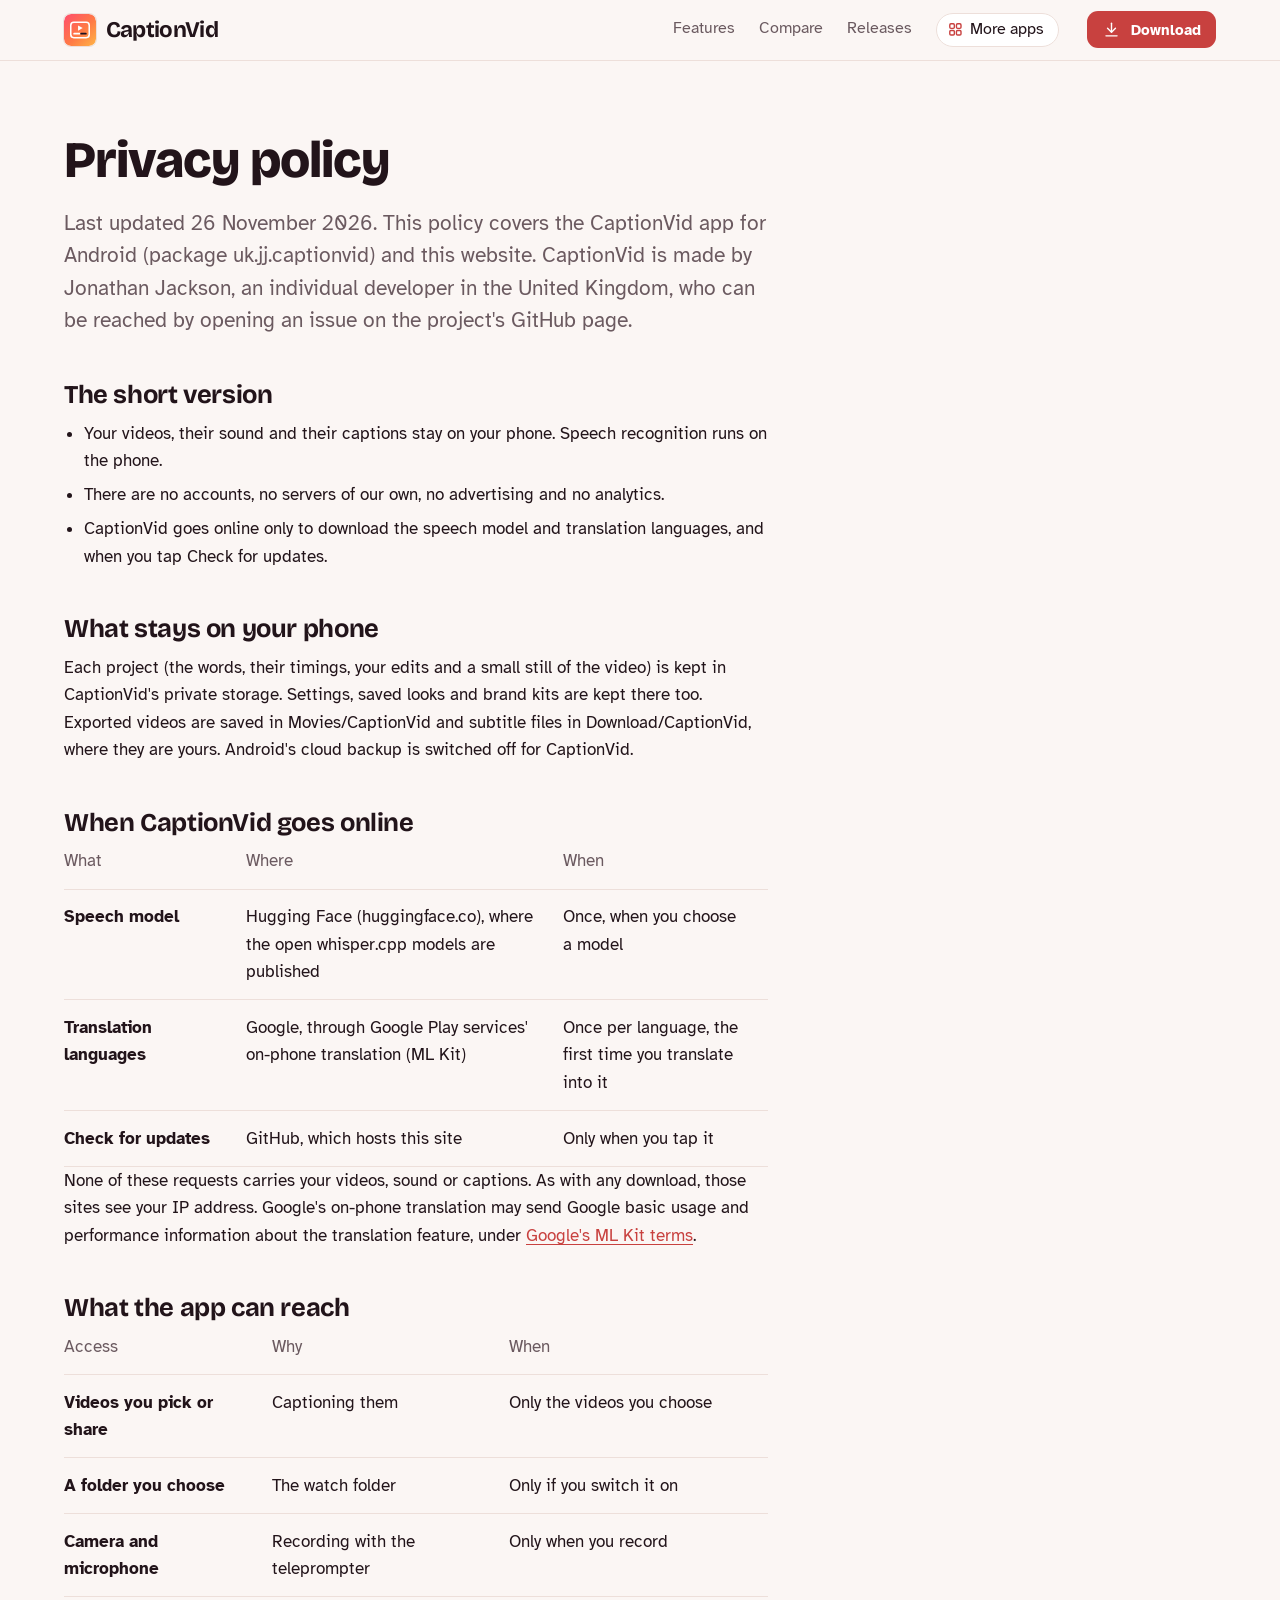
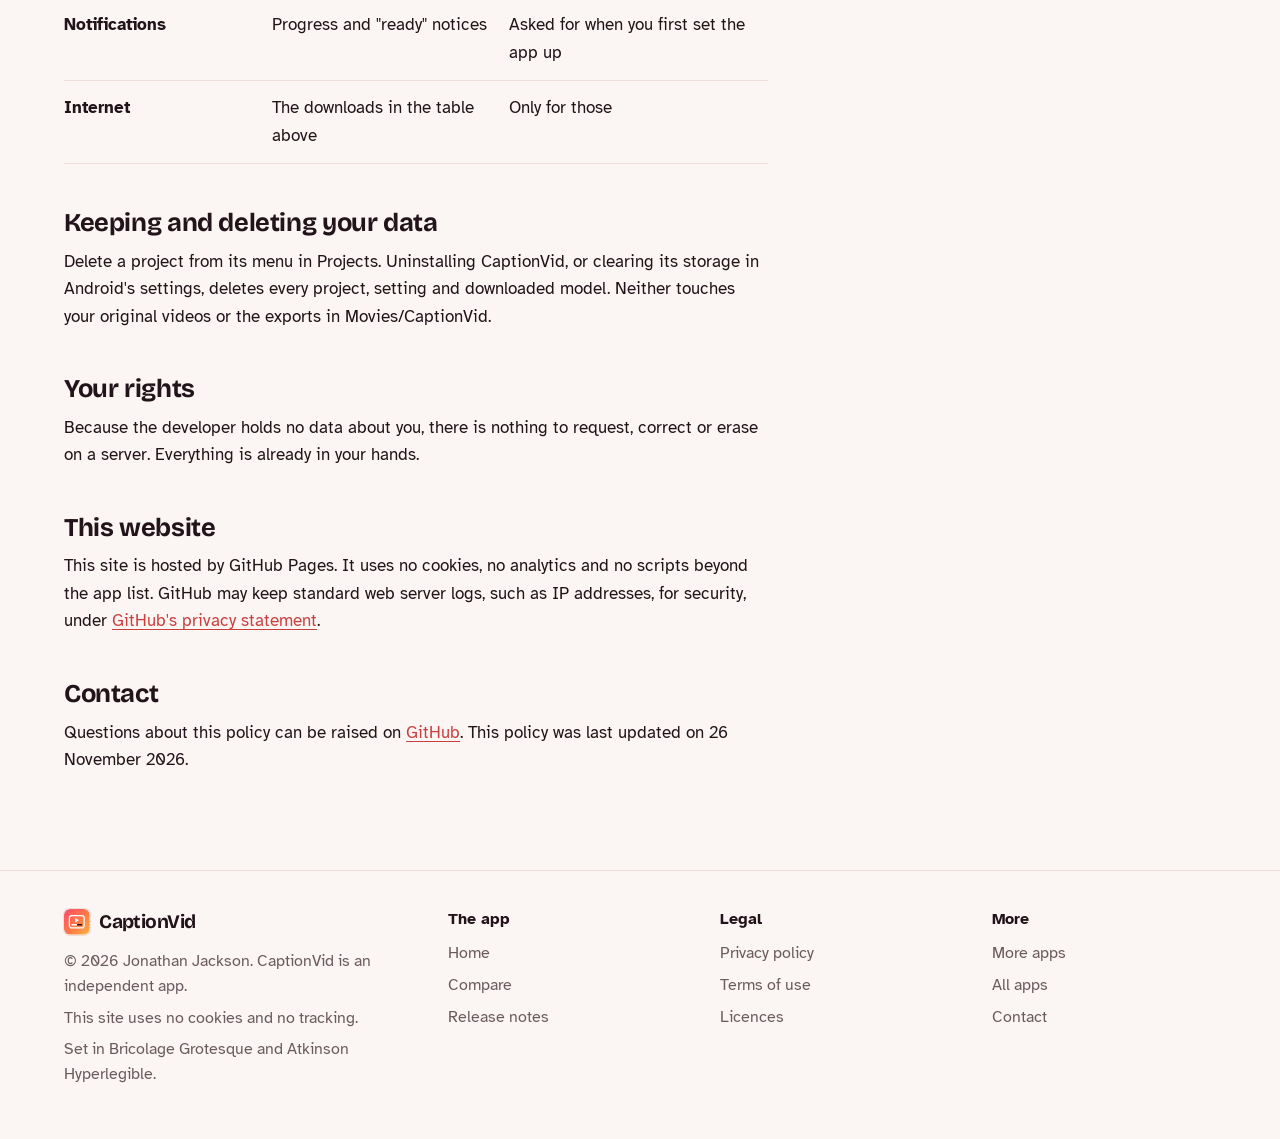
<file: privacy.html>
<!DOCTYPE html>
<html lang="en-GB">
<head>
<meta charset="utf-8">
<meta name="viewport" content="width=device-width, initial-scale=1">
<title>CaptionVid privacy policy</title>
<meta name="description" content="What CaptionVid does with your information: in short, it stays on your phone.">
<meta name="author" content="Jonathan Jackson">
<link rel="canonical" href="https://customgpter.github.io/captionvid/privacy.html">
<meta name="theme-color" content="#fbf6f4" media="(prefers-color-scheme: light)">
<meta name="theme-color" content="#0e0b10" media="(prefers-color-scheme: dark)">
<meta property="og:type" content="website">
<meta property="og:site_name" content="CaptionVid">
<meta property="og:title" content="CaptionVid privacy policy">
<meta property="og:description" content="What CaptionVid does with your information: in short, it stays on your phone.">
<meta property="og:url" content="https://customgpter.github.io/captionvid/privacy.html">
<meta property="og:image" content="https://customgpter.github.io/captionvid/assets/og.png">
<meta property="og:image:width" content="1200">
<meta property="og:image:height" content="630">
<meta property="og:image:alt" content="CaptionVid&#x27;s editor: a sunset video with word-by-word captions, the timeline and the word strip">
<meta property="og:locale" content="en_GB">
<meta name="twitter:card" content="summary_large_image">
<link rel="icon" href="./assets/favicon.svg" type="image/svg+xml">
<link rel="apple-touch-icon" href="./assets/apple-touch-icon.png">
<link rel="preload" href="./assets/fonts/bricolage-grotesque-latin.woff2" as="font" type="font/woff2" crossorigin>
<link rel="preload" href="./assets/fonts/atkinson-hyperlegible-latin-400-normal.woff2" as="font" type="font/woff2" crossorigin>
<link rel="stylesheet" href="./assets/site.css?v=1">
<link rel="stylesheet" href="./assets/house.css?v=1">
<link rel="stylesheet" href="./assets/apps-list.css?v=1">
<script src="./assets/apps-list.js?v=1" defer></script>
</head>
<body>
<a class="skip" href="#main">Skip to content</a>
<header class="masthead">
<div class="wrap">
<a class="brand" href="./" aria-label="CaptionVid home"><svg viewBox="0 0 108 108" aria-hidden="true"><defs><linearGradient id="cvbg" x1="0" y1="0" x2="1" y2="1"><stop offset="0" stop-color="#ff4d6d"/><stop offset=".55" stop-color="#ff7a45"/><stop offset="1" stop-color="#ffb547"/></linearGradient></defs><rect width="108" height="108" rx="24" fill="url(#cvbg)"/><g transform="translate(54 54) scale(1.3) translate(-54 -54)"><path d="M38,34 h32 a8,8 0 0 1 8,8 v24 a8,8 0 0 1 -8,8 h-32 a8,8 0 0 1 -8,-8 v-24 a8,8 0 0 1 8,-8 z" fill="none" stroke="#fff" stroke-width="4"/><path d="M49,42 L61,49 L49,56 Z" fill="#fff"/><path d="M39,61 h14 a2.5,2.5 0 0 1 0,5 h-14 a2.5,2.5 0 0 1 0,-5 z" fill="#fff"/><path d="M57,61 h12 a2.5,2.5 0 0 1 0,5 h-12 a2.5,2.5 0 0 1 0,-5 z" fill="#1a1020"/></g></svg><span>CaptionVid</span></a>
<nav aria-label="Main"><ul><li><a href="./#features">Features</a></li><li><a href="./compare.html">Compare</a></li><li><a href="./releases.html">Releases</a></li><li><a class="more-apps" href="./more-apps.html"><svg class="ico" viewBox="0 0 24 24" aria-hidden="true"><rect x="4" y="4" width="6.5" height="6.5" rx="1.6"/><rect x="13.5" y="4" width="6.5" height="6.5" rx="1.6"/><rect x="4" y="13.5" width="6.5" height="6.5" rx="1.6"/><rect x="13.5" y="13.5" width="6.5" height="6.5" rx="1.6"/></svg>More apps</a></li></ul></nav>
<a class="button small" href="https://github.com/CustomGPTer/captionvid/releases/latest/download/CaptionVid.apk"><svg class="ico" viewBox="0 0 24 24" aria-hidden="true"><path d="M12 4v11"/><path d="M7 10.5l5 5 5-5"/><path d="M5 20h14"/></svg>Download</a>
</div>
</header>
<main id="main" class="doc">
<div class="wrap">
<div class="measure">
<h1>Privacy policy</h1>
<p class="lede">Last updated 26 November 2026. This policy covers the CaptionVid app for Android (package uk.jj.captionvid) and this website. CaptionVid is made by Jonathan Jackson, an individual developer in the United Kingdom, who can be reached by opening an issue on the project's GitHub page.</p>
<h2 id="short">The short version</h2><ul>
<li>Your videos, their sound and their captions stay on your phone. Speech recognition runs on the phone.</li>
<li>There are no accounts, no servers of our own, no advertising and no analytics.</li>
<li>CaptionVid goes online only to download the speech model and translation languages, and when you tap Check for updates.</li>
</ul><h2 id="kept">What stays on your phone</h2><p>Each project (the words, their timings, your edits and a small still of the video) is kept in CaptionVid's private storage. Settings, saved looks and brand kits are kept there too. Exported videos are saved in Movies/CaptionVid and subtitle files in Download/CaptionVid, where they are yours. Android's cloud backup is switched off for CaptionVid.</p><h2 id="online">When CaptionVid goes online</h2><table>
<thead><tr><th scope="col">What</th><th scope="col">Where</th><th scope="col">When</th></tr></thead>
<tbody>
<tr><th scope="row">Speech model</th><td>Hugging Face (huggingface.co), where the open whisper.cpp models are published</td><td>Once, when you choose a model</td></tr>
<tr><th scope="row">Translation languages</th><td>Google, through Google Play services' on-phone translation (ML Kit)</td><td>Once per language, the first time you translate into it</td></tr>
<tr><th scope="row">Check for updates</th><td>GitHub, which hosts this site</td><td>Only when you tap it</td></tr>
</tbody>
</table>
<p>None of these requests carries your videos, sound or captions. As with any download, those sites see your IP address. Google's on-phone translation may send Google basic usage and performance information about the translation feature, under <a href="https://developers.google.com/ml-kit/terms">Google's ML Kit terms</a>.</p><h2 id="reach">What the app can reach</h2><table>
<thead><tr><th scope="col">Access</th><th scope="col">Why</th><th scope="col">When</th></tr></thead>
<tbody>
<tr><th scope="row">Videos you pick or share</th><td>Captioning them</td><td>Only the videos you choose</td></tr>
<tr><th scope="row">A folder you choose</th><td>The watch folder</td><td>Only if you switch it on</td></tr>
<tr><th scope="row">Camera and microphone</th><td>Recording with the teleprompter</td><td>Only when you record</td></tr>
<tr><th scope="row">Notifications</th><td>Progress and "ready" notices</td><td>Asked for when you first set the app up</td></tr>
<tr><th scope="row">Internet</th><td>The downloads in the table above</td><td>Only for those</td></tr>
</tbody>
</table><h2 id="deleting">Keeping and deleting your data</h2><p>Delete a project from its menu in Projects. Uninstalling CaptionVid, or clearing its storage in Android's settings, deletes every project, setting and downloaded model. Neither touches your original videos or the exports in Movies/CaptionVid.</p><h2 id="rights">Your rights</h2><p>Because the developer holds no data about you, there is nothing to request, correct or erase on a server. Everything is already in your hands.</p><h2 id="website">This website</h2><p>This site is hosted by GitHub Pages. It uses no cookies, no analytics and no scripts beyond the app list. GitHub may keep standard web server logs, such as IP addresses, for security, under <a href="https://docs.github.com/en/site-policy/privacy-policies/github-general-privacy-statement">GitHub's privacy statement</a>.</p>
<h2 id="contact">Contact</h2>
<p>Questions about this policy can be raised on <a href="https://github.com/CustomGPTer/captionvid/issues">GitHub</a>. This policy was last updated on 26 November 2026.</p>
</div>
</div>
</main>
<footer class="colophon">
<div class="wrap">
<div>
<a class="brand" href="./" aria-label="CaptionVid home"><svg viewBox="0 0 108 108" aria-hidden="true"><defs><linearGradient id="cvbg" x1="0" y1="0" x2="1" y2="1"><stop offset="0" stop-color="#ff4d6d"/><stop offset=".55" stop-color="#ff7a45"/><stop offset="1" stop-color="#ffb547"/></linearGradient></defs><rect width="108" height="108" rx="24" fill="url(#cvbg)"/><g transform="translate(54 54) scale(1.3) translate(-54 -54)"><path d="M38,34 h32 a8,8 0 0 1 8,8 v24 a8,8 0 0 1 -8,8 h-32 a8,8 0 0 1 -8,-8 v-24 a8,8 0 0 1 8,-8 z" fill="none" stroke="#fff" stroke-width="4"/><path d="M49,42 L61,49 L49,56 Z" fill="#fff"/><path d="M39,61 h14 a2.5,2.5 0 0 1 0,5 h-14 a2.5,2.5 0 0 1 0,-5 z" fill="#fff"/><path d="M57,61 h12 a2.5,2.5 0 0 1 0,5 h-12 a2.5,2.5 0 0 1 0,-5 z" fill="#1a1020"/></g></svg><span>CaptionVid</span></a>
<p>&copy; 2026 Jonathan Jackson. CaptionVid is an independent app.</p>
<p>This site uses no cookies and no tracking.</p>
<p>Set in Bricolage Grotesque and Atkinson Hyperlegible.</p>
</div>
<nav aria-label="The app"><h2>The app</h2><ul>
<li><a href="./">Home</a></li>
<li><a href="./compare.html">Compare</a></li>
<li><a href="./releases.html">Release notes</a></li>

</ul></nav>
<nav aria-label="Legal"><h2>Legal</h2><ul>
<li><a href="./privacy.html">Privacy policy</a></li>
<li><a href="./terms.html">Terms of use</a></li>
<li><a href="./licences.html">Licences</a></li>
</ul></nav>
<nav aria-label="More"><h2>More</h2><ul>
<li><a href="./more-apps.html">More apps</a></li>
<li><a href="https://customgpter.github.io/">All apps</a></li>
<li><a href="https://github.com/CustomGPTer/captionvid/issues">Contact</a></li>
</ul></nav>
</div>
</footer>
</body>
</html>
</file>
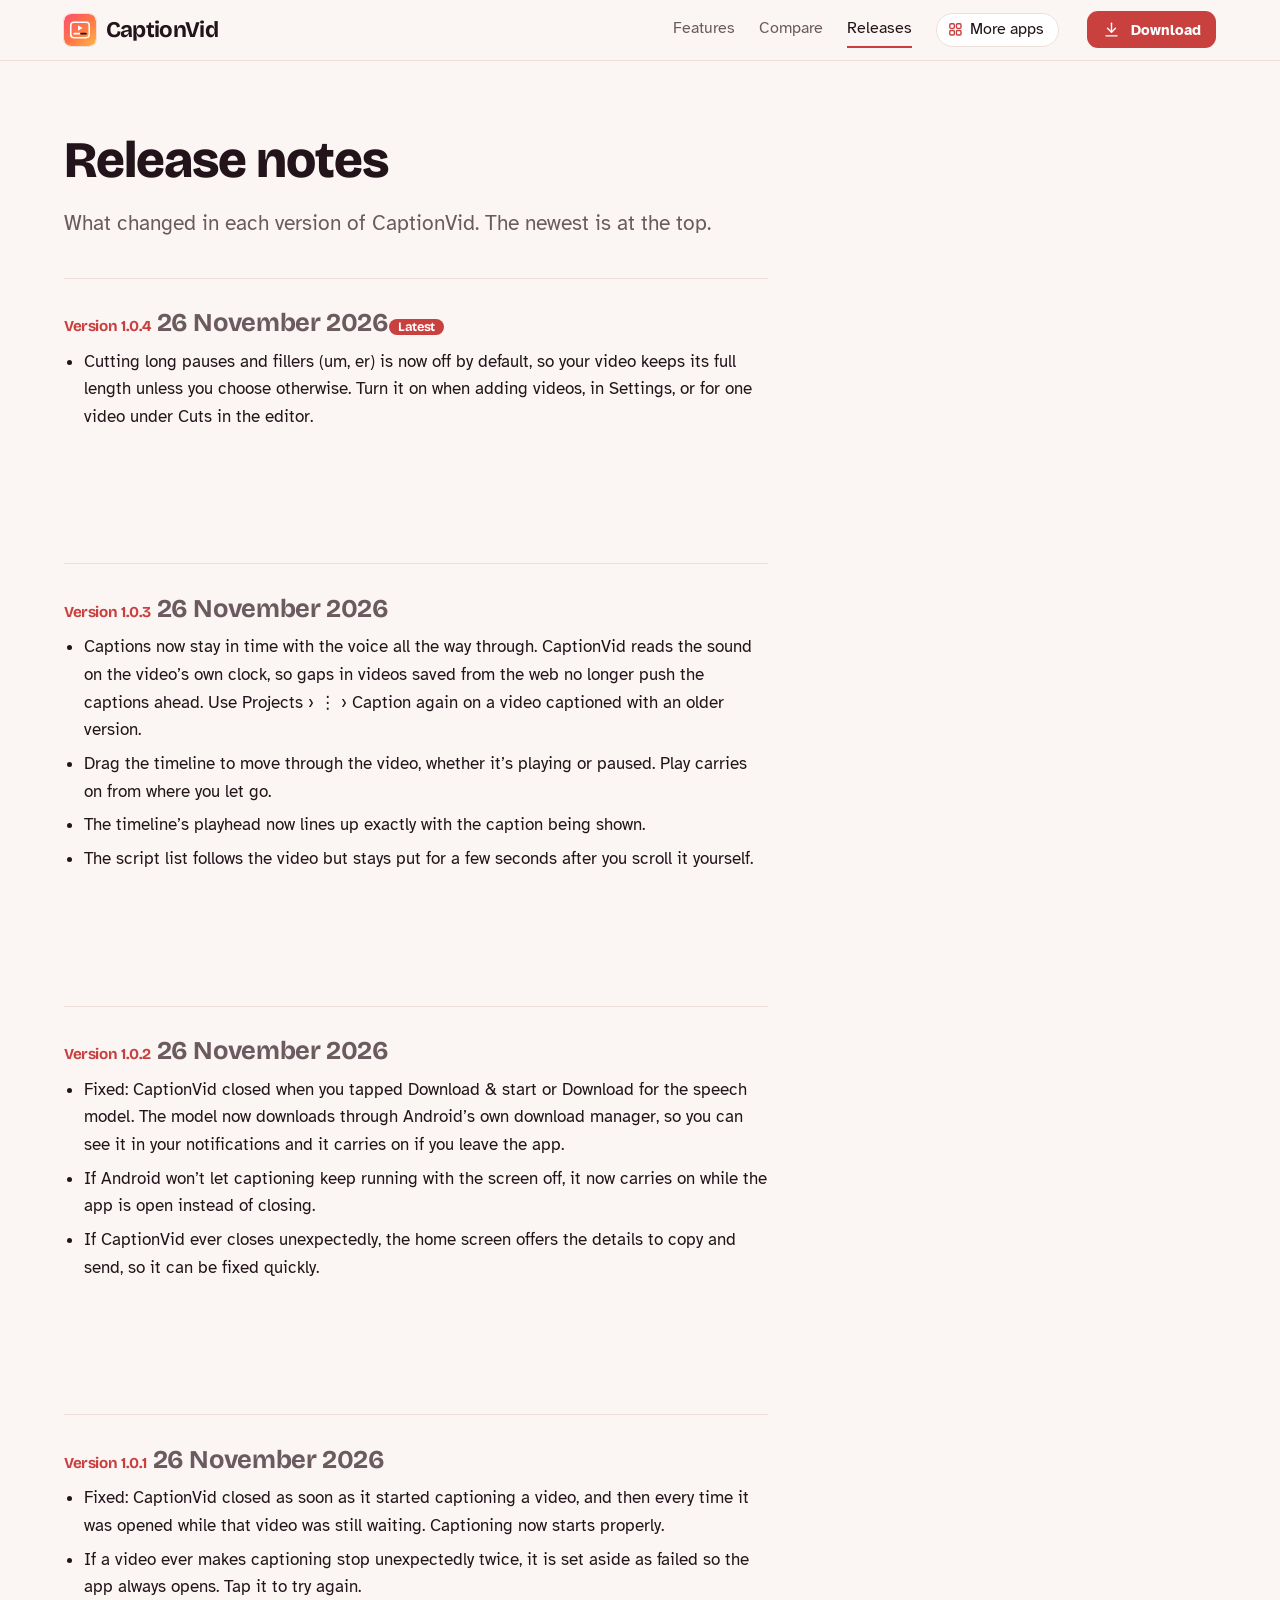
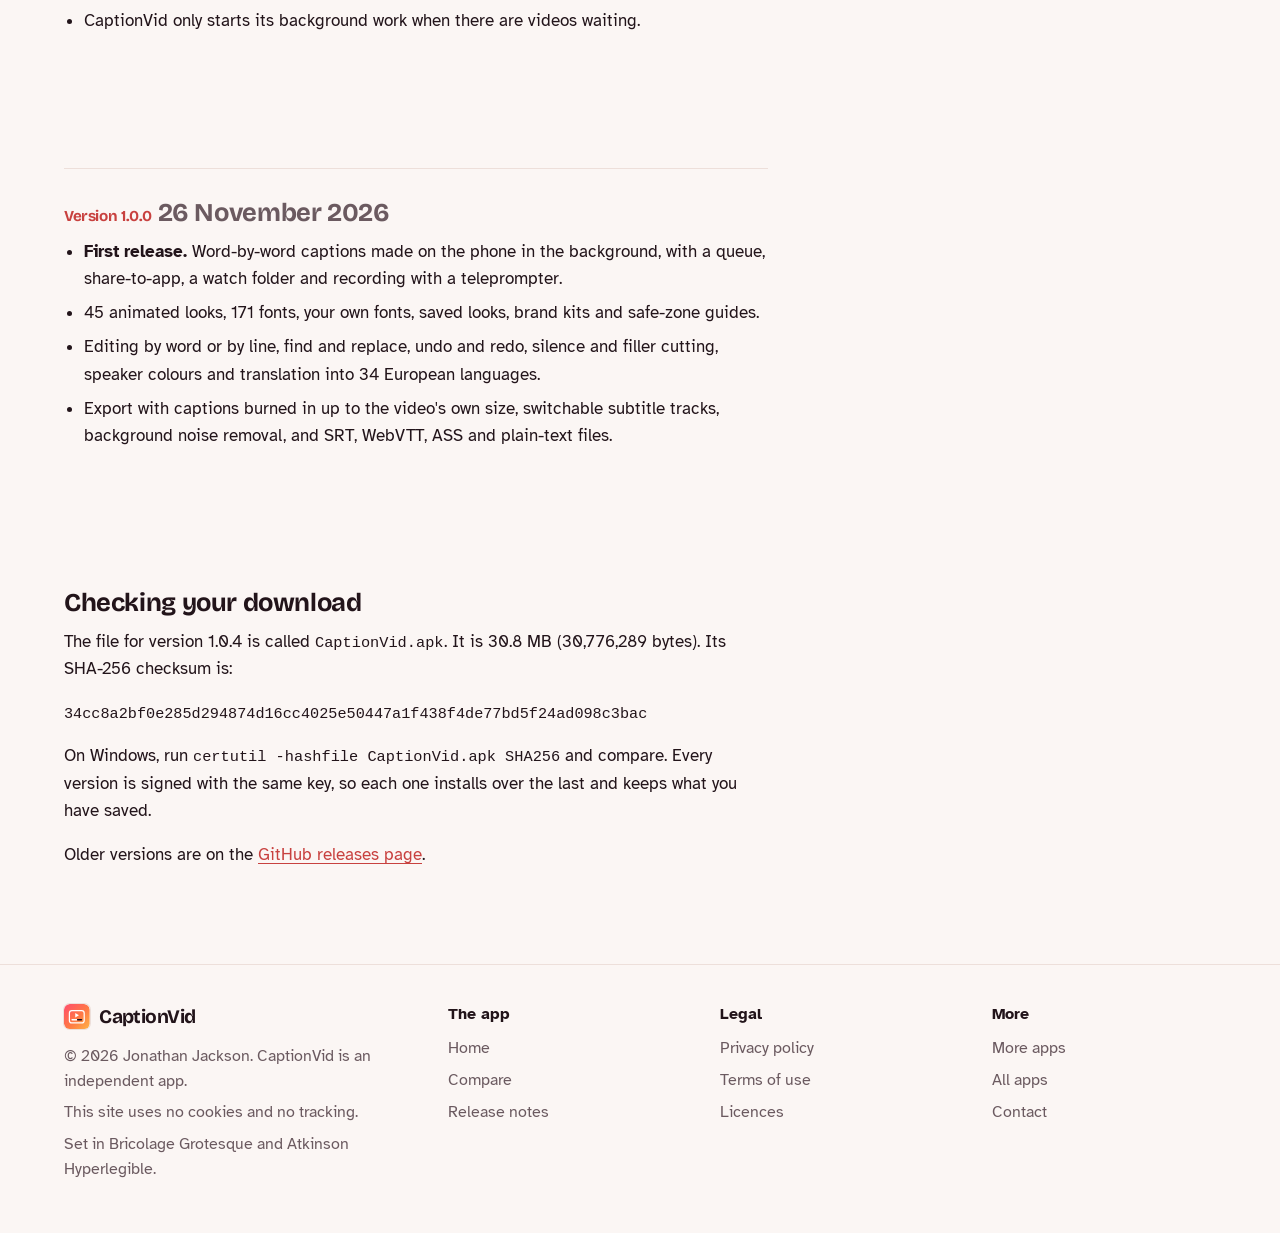
<file: releases.html>
<!DOCTYPE html>
<html lang="en-GB">
<head>
<meta charset="utf-8">
<meta name="viewport" content="width=device-width, initial-scale=1">
<title>CaptionVid release notes</title>
<meta name="description" content="What changed in each version of CaptionVid, with the file size and checksum to check your download.">
<meta name="author" content="Jonathan Jackson">
<link rel="canonical" href="https://customgpter.github.io/captionvid/releases.html">
<meta name="theme-color" content="#fbf6f4" media="(prefers-color-scheme: light)">
<meta name="theme-color" content="#0e0b10" media="(prefers-color-scheme: dark)">
<meta property="og:type" content="website">
<meta property="og:site_name" content="CaptionVid">
<meta property="og:title" content="CaptionVid release notes">
<meta property="og:description" content="What changed in each version of CaptionVid, with the file size and checksum to check your download.">
<meta property="og:url" content="https://customgpter.github.io/captionvid/releases.html">
<meta property="og:image" content="https://customgpter.github.io/captionvid/assets/og.png">
<meta property="og:image:width" content="1200">
<meta property="og:image:height" content="630">
<meta property="og:image:alt" content="CaptionVid&#x27;s editor: a sunset video with word-by-word captions, the timeline and the word strip">
<meta property="og:locale" content="en_GB">
<meta name="twitter:card" content="summary_large_image">
<link rel="icon" href="./assets/favicon.svg" type="image/svg+xml">
<link rel="apple-touch-icon" href="./assets/apple-touch-icon.png">
<link rel="preload" href="./assets/fonts/bricolage-grotesque-latin.woff2" as="font" type="font/woff2" crossorigin>
<link rel="preload" href="./assets/fonts/atkinson-hyperlegible-latin-400-normal.woff2" as="font" type="font/woff2" crossorigin>
<link rel="stylesheet" href="./assets/site.css?v=1">
<link rel="stylesheet" href="./assets/house.css?v=1">
<link rel="stylesheet" href="./assets/apps-list.css?v=1">
<script src="./assets/apps-list.js?v=1" defer></script>
</head>
<body>
<a class="skip" href="#main">Skip to content</a>
<header class="masthead">
<div class="wrap">
<a class="brand" href="./" aria-label="CaptionVid home"><svg viewBox="0 0 108 108" aria-hidden="true"><defs><linearGradient id="cvbg" x1="0" y1="0" x2="1" y2="1"><stop offset="0" stop-color="#ff4d6d"/><stop offset=".55" stop-color="#ff7a45"/><stop offset="1" stop-color="#ffb547"/></linearGradient></defs><rect width="108" height="108" rx="24" fill="url(#cvbg)"/><g transform="translate(54 54) scale(1.3) translate(-54 -54)"><path d="M38,34 h32 a8,8 0 0 1 8,8 v24 a8,8 0 0 1 -8,8 h-32 a8,8 0 0 1 -8,-8 v-24 a8,8 0 0 1 8,-8 z" fill="none" stroke="#fff" stroke-width="4"/><path d="M49,42 L61,49 L49,56 Z" fill="#fff"/><path d="M39,61 h14 a2.5,2.5 0 0 1 0,5 h-14 a2.5,2.5 0 0 1 0,-5 z" fill="#fff"/><path d="M57,61 h12 a2.5,2.5 0 0 1 0,5 h-12 a2.5,2.5 0 0 1 0,-5 z" fill="#1a1020"/></g></svg><span>CaptionVid</span></a>
<nav aria-label="Main"><ul><li><a href="./#features">Features</a></li><li><a href="./compare.html">Compare</a></li><li><a href="./releases.html" aria-current="page">Releases</a></li><li><a class="more-apps" href="./more-apps.html"><svg class="ico" viewBox="0 0 24 24" aria-hidden="true"><rect x="4" y="4" width="6.5" height="6.5" rx="1.6"/><rect x="13.5" y="4" width="6.5" height="6.5" rx="1.6"/><rect x="4" y="13.5" width="6.5" height="6.5" rx="1.6"/><rect x="13.5" y="13.5" width="6.5" height="6.5" rx="1.6"/></svg>More apps</a></li></ul></nav>
<a class="button small" href="https://github.com/CustomGPTer/captionvid/releases/latest/download/CaptionVid.apk"><svg class="ico" viewBox="0 0 24 24" aria-hidden="true"><path d="M12 4v11"/><path d="M7 10.5l5 5 5-5"/><path d="M5 20h14"/></svg>Download</a>
</div>
</header>
<main id="main" class="doc">
<div class="wrap">
<div class="measure">
<h1>Release notes</h1>
<p class="lede">What changed in each version of CaptionVid. The newest is at the top.</p>
<section class="release" id="v1.0.4"><h2><span class="ver">Version 1.0.4</span> <span class="when">26 November 2026</span><span class="tag">Latest</span></h2><ul><li>Cutting long pauses and fillers (um, er) is now off by default, so your video keeps its full length unless you choose otherwise. Turn it on when adding videos, in Settings, or for one video under Cuts in the editor.</li></ul></section>
<section class="release" id="v1.0.3"><h2><span class="ver">Version 1.0.3</span> <span class="when">26 November 2026</span></h2><ul><li>Captions now stay in time with the voice all the way through. CaptionVid reads the sound on the video&rsquo;s own clock, so gaps in videos saved from the web no longer push the captions ahead. Use Projects &rsaquo; &#8942; &rsaquo; Caption again on a video captioned with an older version.</li><li>Drag the timeline to move through the video, whether it&rsquo;s playing or paused. Play carries on from where you let go.</li><li>The timeline&rsquo;s playhead now lines up exactly with the caption being shown.</li><li>The script list follows the video but stays put for a few seconds after you scroll it yourself.</li></ul></section>
<section class="release" id="v1.0.2"><h2><span class="ver">Version 1.0.2</span> <span class="when">26 November 2026</span></h2><ul><li>Fixed: CaptionVid closed when you tapped Download &amp; start or Download for the speech model. The model now downloads through Android&rsquo;s own download manager, so you can see it in your notifications and it carries on if you leave the app.</li><li>If Android won&rsquo;t let captioning keep running with the screen off, it now carries on while the app is open instead of closing.</li><li>If CaptionVid ever closes unexpectedly, the home screen offers the details to copy and send, so it can be fixed quickly.</li></ul></section>
<section class="release" id="v1.0.1"><h2><span class="ver">Version 1.0.1</span> <span class="when">26 November 2026</span></h2><ul><li>Fixed: CaptionVid closed as soon as it started captioning a video, and then every time it was opened while that video was still waiting. Captioning now starts properly.</li><li>If a video ever makes captioning stop unexpectedly twice, it is set aside as failed so the app always opens. Tap it to try again.</li><li>CaptionVid only starts its background work when there are videos waiting.</li></ul></section>
<section class="release" id="v1.0.0"><h2><span class="ver">Version 1.0.0</span> <span class="when">26 November 2026</span></h2><ul><li><b>First release.</b> Word-by-word captions made on the phone in the background, with a queue, share-to-app, a watch folder and recording with a teleprompter.</li><li>45 animated looks, 171 fonts, your own fonts, saved looks, brand kits and safe-zone guides.</li><li>Editing by word or by line, find and replace, undo and redo, silence and filler cutting, speaker colours and translation into 34 European languages.</li><li>Export with captions burned in up to the video's own size, switchable subtitle tracks, background noise removal, and SRT, WebVTT, ASS and plain-text files.</li></ul></section>
<h2 id="checking">Checking your download</h2>
<p>The file for version 1.0.4 is called <code>CaptionVid.apk</code>. It is 30.8 MB (30,776,289 bytes). Its SHA-256 checksum is:</p>
<p><code class="sum">34cc8a2bf0e285d294874d16cc4025e50447a1f438f4de77bd5f24ad098c3bac</code></p>
<p>On Windows, run <code>certutil -hashfile CaptionVid.apk SHA256</code> and compare. Every version is signed with the same key, so each one installs over the last and keeps what you have saved.</p>
<p>Older versions are on the <a href="https://github.com/CustomGPTer/captionvid/releases">GitHub releases page</a>.</p>
</div>
</div>
</main>
<footer class="colophon">
<div class="wrap">
<div>
<a class="brand" href="./" aria-label="CaptionVid home"><svg viewBox="0 0 108 108" aria-hidden="true"><defs><linearGradient id="cvbg" x1="0" y1="0" x2="1" y2="1"><stop offset="0" stop-color="#ff4d6d"/><stop offset=".55" stop-color="#ff7a45"/><stop offset="1" stop-color="#ffb547"/></linearGradient></defs><rect width="108" height="108" rx="24" fill="url(#cvbg)"/><g transform="translate(54 54) scale(1.3) translate(-54 -54)"><path d="M38,34 h32 a8,8 0 0 1 8,8 v24 a8,8 0 0 1 -8,8 h-32 a8,8 0 0 1 -8,-8 v-24 a8,8 0 0 1 8,-8 z" fill="none" stroke="#fff" stroke-width="4"/><path d="M49,42 L61,49 L49,56 Z" fill="#fff"/><path d="M39,61 h14 a2.5,2.5 0 0 1 0,5 h-14 a2.5,2.5 0 0 1 0,-5 z" fill="#fff"/><path d="M57,61 h12 a2.5,2.5 0 0 1 0,5 h-12 a2.5,2.5 0 0 1 0,-5 z" fill="#1a1020"/></g></svg><span>CaptionVid</span></a>
<p>&copy; 2026 Jonathan Jackson. CaptionVid is an independent app.</p>
<p>This site uses no cookies and no tracking.</p>
<p>Set in Bricolage Grotesque and Atkinson Hyperlegible.</p>
</div>
<nav aria-label="The app"><h2>The app</h2><ul>
<li><a href="./">Home</a></li>
<li><a href="./compare.html">Compare</a></li>
<li><a href="./releases.html">Release notes</a></li>

</ul></nav>
<nav aria-label="Legal"><h2>Legal</h2><ul>
<li><a href="./privacy.html">Privacy policy</a></li>
<li><a href="./terms.html">Terms of use</a></li>
<li><a href="./licences.html">Licences</a></li>
</ul></nav>
<nav aria-label="More"><h2>More</h2><ul>
<li><a href="./more-apps.html">More apps</a></li>
<li><a href="https://customgpter.github.io/">All apps</a></li>
<li><a href="https://github.com/CustomGPTer/captionvid/issues">Contact</a></li>
</ul></nav>
</div>
</footer>
</body>
</html>
</file>
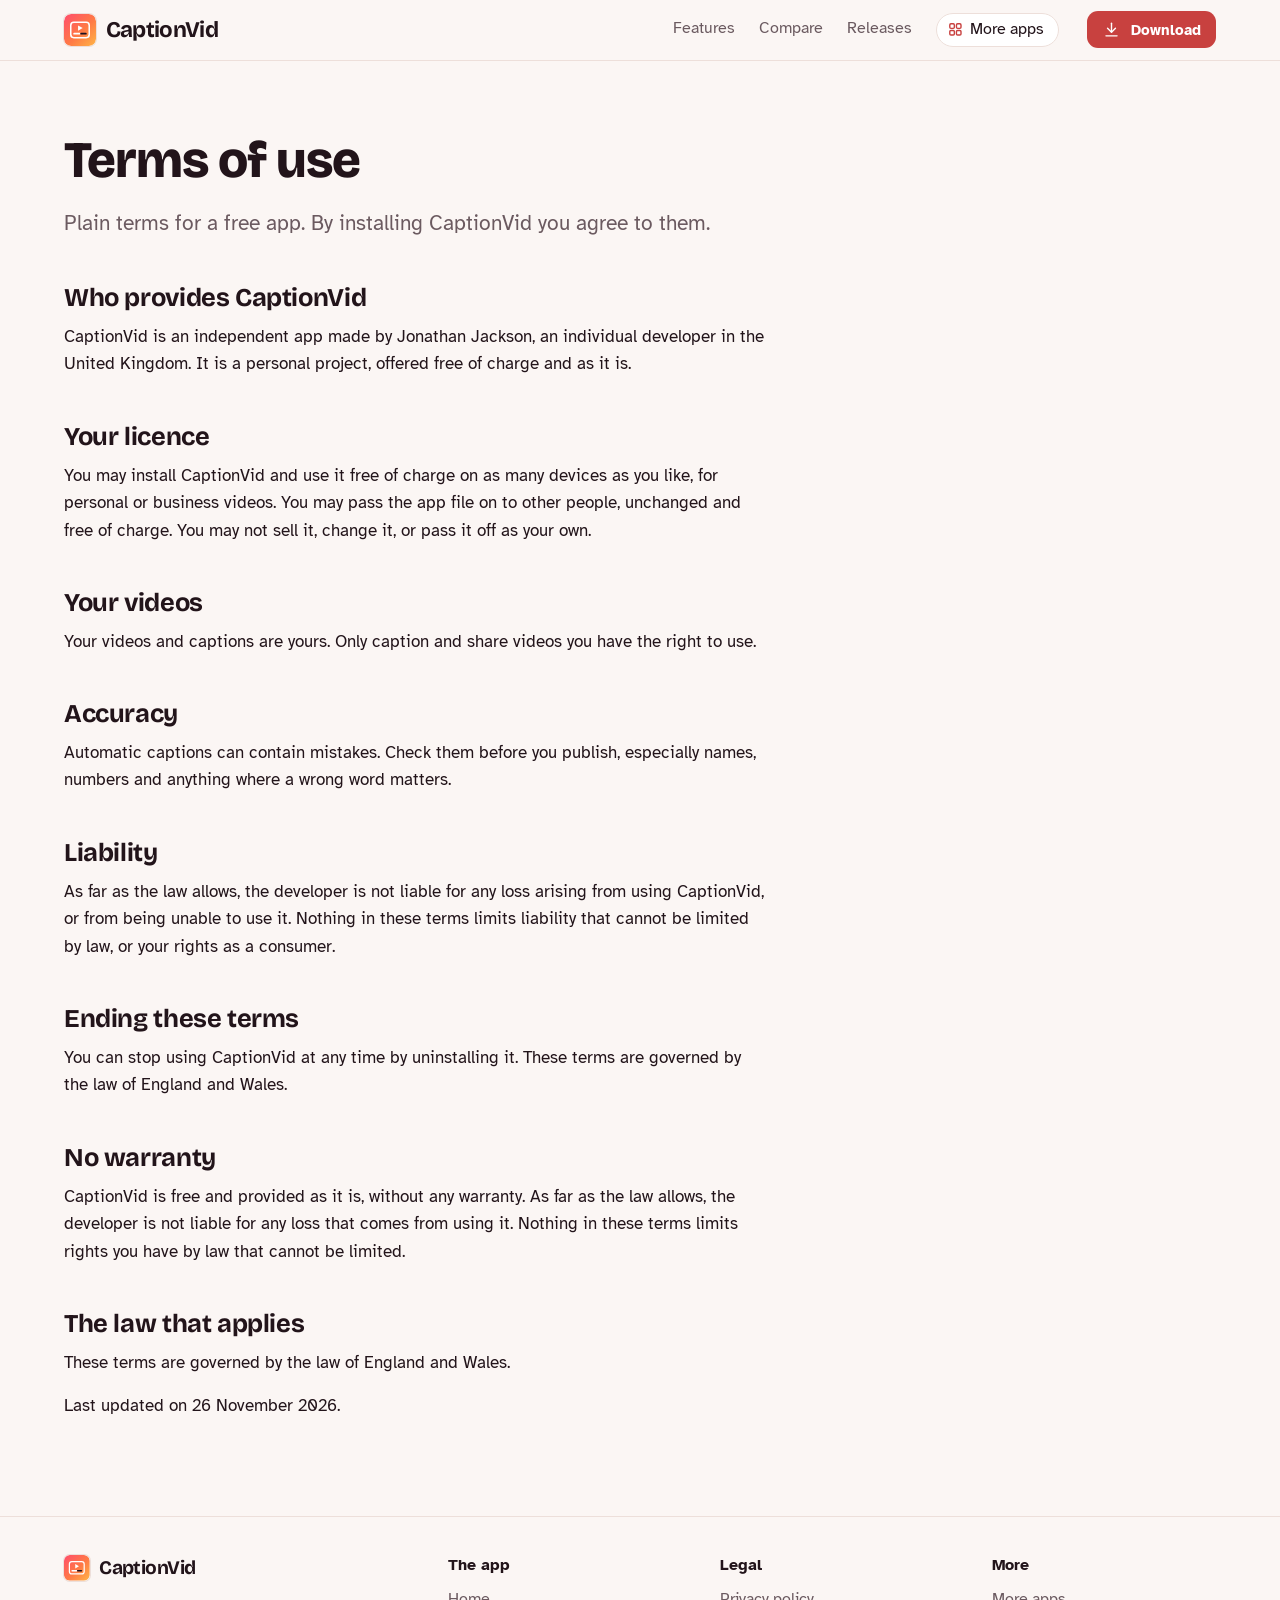
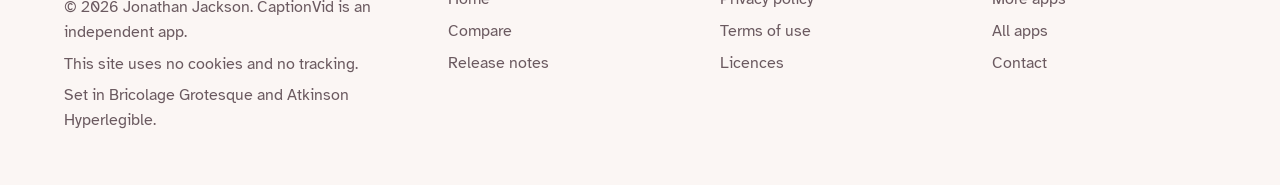
<file: terms.html>
<!DOCTYPE html>
<html lang="en-GB">
<head>
<meta charset="utf-8">
<meta name="viewport" content="width=device-width, initial-scale=1">
<title>CaptionVid terms of use</title>
<meta name="description" content="The terms for using CaptionVid.">
<meta name="author" content="Jonathan Jackson">
<link rel="canonical" href="https://customgpter.github.io/captionvid/terms.html">
<meta name="theme-color" content="#fbf6f4" media="(prefers-color-scheme: light)">
<meta name="theme-color" content="#0e0b10" media="(prefers-color-scheme: dark)">
<meta property="og:type" content="website">
<meta property="og:site_name" content="CaptionVid">
<meta property="og:title" content="CaptionVid terms of use">
<meta property="og:description" content="The terms for using CaptionVid.">
<meta property="og:url" content="https://customgpter.github.io/captionvid/terms.html">
<meta property="og:image" content="https://customgpter.github.io/captionvid/assets/og.png">
<meta property="og:image:width" content="1200">
<meta property="og:image:height" content="630">
<meta property="og:image:alt" content="CaptionVid&#x27;s editor: a sunset video with word-by-word captions, the timeline and the word strip">
<meta property="og:locale" content="en_GB">
<meta name="twitter:card" content="summary_large_image">
<link rel="icon" href="./assets/favicon.svg" type="image/svg+xml">
<link rel="apple-touch-icon" href="./assets/apple-touch-icon.png">
<link rel="preload" href="./assets/fonts/bricolage-grotesque-latin.woff2" as="font" type="font/woff2" crossorigin>
<link rel="preload" href="./assets/fonts/atkinson-hyperlegible-latin-400-normal.woff2" as="font" type="font/woff2" crossorigin>
<link rel="stylesheet" href="./assets/site.css?v=1">
<link rel="stylesheet" href="./assets/house.css?v=1">
<link rel="stylesheet" href="./assets/apps-list.css?v=1">
<script src="./assets/apps-list.js?v=1" defer></script>
</head>
<body>
<a class="skip" href="#main">Skip to content</a>
<header class="masthead">
<div class="wrap">
<a class="brand" href="./" aria-label="CaptionVid home"><svg viewBox="0 0 108 108" aria-hidden="true"><defs><linearGradient id="cvbg" x1="0" y1="0" x2="1" y2="1"><stop offset="0" stop-color="#ff4d6d"/><stop offset=".55" stop-color="#ff7a45"/><stop offset="1" stop-color="#ffb547"/></linearGradient></defs><rect width="108" height="108" rx="24" fill="url(#cvbg)"/><g transform="translate(54 54) scale(1.3) translate(-54 -54)"><path d="M38,34 h32 a8,8 0 0 1 8,8 v24 a8,8 0 0 1 -8,8 h-32 a8,8 0 0 1 -8,-8 v-24 a8,8 0 0 1 8,-8 z" fill="none" stroke="#fff" stroke-width="4"/><path d="M49,42 L61,49 L49,56 Z" fill="#fff"/><path d="M39,61 h14 a2.5,2.5 0 0 1 0,5 h-14 a2.5,2.5 0 0 1 0,-5 z" fill="#fff"/><path d="M57,61 h12 a2.5,2.5 0 0 1 0,5 h-12 a2.5,2.5 0 0 1 0,-5 z" fill="#1a1020"/></g></svg><span>CaptionVid</span></a>
<nav aria-label="Main"><ul><li><a href="./#features">Features</a></li><li><a href="./compare.html">Compare</a></li><li><a href="./releases.html">Releases</a></li><li><a class="more-apps" href="./more-apps.html"><svg class="ico" viewBox="0 0 24 24" aria-hidden="true"><rect x="4" y="4" width="6.5" height="6.5" rx="1.6"/><rect x="13.5" y="4" width="6.5" height="6.5" rx="1.6"/><rect x="4" y="13.5" width="6.5" height="6.5" rx="1.6"/><rect x="13.5" y="13.5" width="6.5" height="6.5" rx="1.6"/></svg>More apps</a></li></ul></nav>
<a class="button small" href="https://github.com/CustomGPTer/captionvid/releases/latest/download/CaptionVid.apk"><svg class="ico" viewBox="0 0 24 24" aria-hidden="true"><path d="M12 4v11"/><path d="M7 10.5l5 5 5-5"/><path d="M5 20h14"/></svg>Download</a>
</div>
</header>
<main id="main" class="doc">
<div class="wrap">
<div class="measure">
<h1>Terms of use</h1>
<p class="lede">Plain terms for a free app. By installing CaptionVid you agree to them.</p>
<h2 id="who">Who provides CaptionVid</h2><p>CaptionVid is an independent app made by Jonathan Jackson, an individual developer in the United Kingdom. It is a personal project, offered free of charge and as it is.</p><h2 id="licence">Your licence</h2><p>You may install CaptionVid and use it free of charge on as many devices as you like, for personal or business videos. You may pass the app file on to other people, unchanged and free of charge. You may not sell it, change it, or pass it off as your own.</p><h2 id="content">Your videos</h2><p>Your videos and captions are yours. Only caption and share videos you have the right to use.</p><h2 id="accuracy">Accuracy</h2><p>Automatic captions can contain mistakes. Check them before you publish, especially names, numbers and anything where a wrong word matters.</p><h2 id="liability">Liability</h2><p>As far as the law allows, the developer is not liable for any loss arising from using CaptionVid, or from being unable to use it. Nothing in these terms limits liability that cannot be limited by law, or your rights as a consumer.</p><h2 id="ending">Ending these terms</h2><p>You can stop using CaptionVid at any time by uninstalling it. These terms are governed by the law of England and Wales.</p>
<h2 id="no-warranty">No warranty</h2>
<p>CaptionVid is free and provided as it is, without any warranty. As far as the law allows, the developer is not liable for any loss that comes from using it. Nothing in these terms limits rights you have by law that cannot be limited.</p>
<h2 id="governing">The law that applies</h2>
<p>These terms are governed by the law of England and Wales.</p>
<p>Last updated on 26 November 2026.</p>
</div>
</div>
</main>
<footer class="colophon">
<div class="wrap">
<div>
<a class="brand" href="./" aria-label="CaptionVid home"><svg viewBox="0 0 108 108" aria-hidden="true"><defs><linearGradient id="cvbg" x1="0" y1="0" x2="1" y2="1"><stop offset="0" stop-color="#ff4d6d"/><stop offset=".55" stop-color="#ff7a45"/><stop offset="1" stop-color="#ffb547"/></linearGradient></defs><rect width="108" height="108" rx="24" fill="url(#cvbg)"/><g transform="translate(54 54) scale(1.3) translate(-54 -54)"><path d="M38,34 h32 a8,8 0 0 1 8,8 v24 a8,8 0 0 1 -8,8 h-32 a8,8 0 0 1 -8,-8 v-24 a8,8 0 0 1 8,-8 z" fill="none" stroke="#fff" stroke-width="4"/><path d="M49,42 L61,49 L49,56 Z" fill="#fff"/><path d="M39,61 h14 a2.5,2.5 0 0 1 0,5 h-14 a2.5,2.5 0 0 1 0,-5 z" fill="#fff"/><path d="M57,61 h12 a2.5,2.5 0 0 1 0,5 h-12 a2.5,2.5 0 0 1 0,-5 z" fill="#1a1020"/></g></svg><span>CaptionVid</span></a>
<p>&copy; 2026 Jonathan Jackson. CaptionVid is an independent app.</p>
<p>This site uses no cookies and no tracking.</p>
<p>Set in Bricolage Grotesque and Atkinson Hyperlegible.</p>
</div>
<nav aria-label="The app"><h2>The app</h2><ul>
<li><a href="./">Home</a></li>
<li><a href="./compare.html">Compare</a></li>
<li><a href="./releases.html">Release notes</a></li>

</ul></nav>
<nav aria-label="Legal"><h2>Legal</h2><ul>
<li><a href="./privacy.html">Privacy policy</a></li>
<li><a href="./terms.html">Terms of use</a></li>
<li><a href="./licences.html">Licences</a></li>
</ul></nav>
<nav aria-label="More"><h2>More</h2><ul>
<li><a href="./more-apps.html">More apps</a></li>
<li><a href="https://customgpter.github.io/">All apps</a></li>
<li><a href="https://github.com/CustomGPTer/captionvid/issues">Contact</a></li>
</ul></nav>
</div>
</footer>
</body>
</html>
</file>
<file: assets/site.css>
@font-face{font-family:"Bricolage Grotesque";src:url("fonts/bricolage-grotesque-latin.woff2") format("woff2");font-weight:200 800;font-style:normal;font-display:swap}
@font-face{font-family:"Atkinson Hyperlegible";src:url("fonts/atkinson-hyperlegible-latin-400-normal.woff2") format("woff2");font-weight:400;font-style:normal;font-display:swap}
@font-face{font-family:"Atkinson Hyperlegible";src:url("fonts/atkinson-hyperlegible-latin-700-normal.woff2") format("woff2");font-weight:700;font-style:normal;font-display:swap}

/* Daylight page, night-time camera. The lamp colour is kept for the one thing to press and for what the camera has seen. */
:root{
  --page:#f2f5f9; --panel:#ffffff; --raised:#e8edf3; --ink:#0d1a2b; --soft:#465468; --rule:#d2dae4;
  --accent:#0a6a55; --accent-ink:#ffffff; --warn:#8a5200; --rec:#d3302f;
  --lamp:#ffb347; --lamp-ink:#231400; --lamp-text:#8a5200;
  --night:#09111e; --night-2:#111d30; --night-3:#1a2a43; --night-ink:#eaf0f8; --night-soft:#9fb0c7; --night-rule:#24364f; --iris:#55d6ab;
  --display:"Bricolage Grotesque","Atkinson Hyperlegible",system-ui,sans-serif;
  --sans:"Atkinson Hyperlegible",system-ui,-apple-system,"Segoe UI",Roboto,sans-serif;
  --mono:ui-monospace,SFMono-Regular,Menlo,Consolas,"Liberation Mono",monospace;
  color-scheme:light dark;
}
@media (prefers-color-scheme:dark){
  :root{--page:#0a111b; --panel:#111a27; --raised:#182434; --ink:#e9eef5; --soft:#a0aec0; --rule:#243247;
    --accent:#55d6ab; --accent-ink:#00281d; --warn:#ffb347; --rec:#ff6163; --lamp-text:#ffb347}
}

*,*::before,*::after{box-sizing:border-box}
html{-webkit-text-size-adjust:100%;scroll-behavior:smooth;scroll-padding-top:5.5rem}
@media (prefers-reduced-motion:reduce){html{scroll-behavior:auto}}
body{margin:0;background:var(--page);color:var(--ink);font:400 1.0625rem/1.62 var(--sans);text-rendering:optimizeLegibility;-webkit-font-smoothing:antialiased}
img,svg{max-width:100%;display:block}
a{color:var(--accent);text-decoration-thickness:.07em;text-underline-offset:.2em}
a:hover{text-decoration-thickness:.13em}
:focus-visible{outline:3px solid var(--lamp);outline-offset:3px;border-radius:6px}
code{font:.9em/1 var(--mono);overflow-wrap:anywhere}
h1,h2,h3{font-family:var(--display);font-weight:700;letter-spacing:-.015em;line-height:1.08;margin:0;text-wrap:balance}
p{margin:0 0 1rem}
.skip{position:absolute;left:-999px;top:0;background:var(--ink);color:var(--page);padding:.6rem 1rem;z-index:30;border-radius:0 0 8px 0}
.skip:focus{left:0}
.sr{position:absolute;width:1px;height:1px;overflow:hidden;clip-path:inset(50%);white-space:nowrap}
.wrap{width:min(72rem,100% - 2.5rem);margin-inline:auto}
.measure{max-width:44rem}
.ico{width:1.25em;height:1.25em;flex:none;fill:none;stroke:currentColor;stroke-width:1.75;stroke-linecap:round;stroke-linejoin:round}

/* ---------- masthead */
.masthead{position:sticky;top:0;z-index:20;background:color-mix(in srgb,var(--page) 88%,transparent);-webkit-backdrop-filter:blur(14px) saturate(1.3);backdrop-filter:blur(14px) saturate(1.3);border-bottom:1px solid var(--rule)}
.masthead .wrap{display:flex;flex-wrap:wrap;align-items:center;gap:.35rem 1.75rem;padding-block:.7rem}
.brand{display:inline-flex;align-items:center;gap:.6rem;font:700 1.4rem/1 var(--display);letter-spacing:-.03em;color:var(--ink);text-decoration:none;margin-right:auto}
.brand svg{width:2rem;height:2rem;flex:none;border-radius:.5rem;box-shadow:0 0 0 1px var(--rule)}
.masthead nav ul{display:flex;flex-wrap:wrap;align-items:center;gap:.15rem 1.5rem;list-style:none;margin:0;padding:0;font-size:1rem;line-height:1.3}
.masthead nav a{display:inline-flex;align-items:center;gap:.4rem;color:var(--soft);text-decoration:none;padding-block:.45rem;border-bottom:2px solid transparent}
.masthead nav a:hover{color:var(--ink)}
.masthead nav a[aria-current="page"]{color:var(--ink);border-bottom-color:var(--lamp)}
.masthead nav a.more-apps{color:var(--ink);border:1px solid var(--rule);border-radius:999px;padding:.34rem .85rem .34rem .65rem;background:var(--panel)}
.masthead nav a.more-apps .ico{width:1.05em;height:1.05em;color:var(--accent);stroke-width:2}
.masthead nav a.more-apps:hover,.masthead nav a.more-apps[aria-current="page"]{border-color:var(--accent)}
.button{display:inline-flex;align-items:center;gap:.6rem;background:var(--lamp);color:var(--lamp-ink);font:700 1.08rem/1.2 var(--sans);text-decoration:none;padding:.95rem 1.5rem;border-radius:14px;box-shadow:0 1px 0 rgba(255,255,255,.45) inset,0 12px 24px -14px rgba(138,82,0,.9)}
.button:hover{background:#ffc56e}
.button:active{transform:translateY(1px)}
.button.small{font-size:.95rem;padding:.55rem .95rem;border-radius:11px;box-shadow:none}
.button.quiet{background:none;box-shadow:none;border:1px solid var(--rule);color:var(--ink)}
.button.quiet:hover{border-color:var(--ink);background:none}
@media (max-width:52rem){
  .masthead nav{order:3;flex:1 0 100%}
  .masthead nav ul{gap:.1rem .85rem;font-size:.95rem}
  .masthead nav .wide{display:none}
}
@media (max-width:24rem){.masthead nav a.more-apps .ico{display:none}.masthead nav a.more-apps{padding-inline:.7rem}}

/* ---------- hero */
.hero{padding-block:clamp(2.2rem,6vw,4.75rem) clamp(2.5rem,6vw,4.5rem);overflow:hidden}
.hero-grid{display:grid;gap:clamp(2.25rem,5vw,4rem);align-items:center}
@media (min-width:62rem){.hero-grid{grid-template-columns:minmax(0,11fr) minmax(0,10fr)}}
.hero h1{font-size:clamp(2.6rem,6vw,4.25rem);font-weight:800;line-height:1;letter-spacing:-.022em;margin-bottom:1.5rem}
.lede{font-size:clamp(1.14rem,2vw,1.3rem);line-height:1.55;color:var(--soft);margin:0 0 1rem;max-width:34rem}
.get{display:flex;flex-wrap:wrap;align-items:center;gap:.9rem 1.5rem;margin:1.8rem 0 1.1rem}
.get .aside{font-weight:700;color:var(--ink)}
.facts{font-size:.98rem;line-height:1.5;color:var(--soft);margin:0 0 .5rem;max-width:36rem}
.pills{display:flex;flex-wrap:wrap;gap:.45rem;list-style:none;margin:0 0 1rem;padding:0;font-size:.95rem}
.pills li{border:1px solid var(--rule);border-radius:999px;padding:.22rem .8rem;background:var(--panel);color:var(--soft)}

/* the monitor: the camera's view, the day beneath it, and the alert it sends */
.monitor{position:relative;max-width:36rem;margin-inline:auto;width:100%;padding-bottom:3.1rem}
@media (min-width:62rem){.monitor{margin-inline:auto 0}}
.screen{position:relative;background:var(--night);border-radius:22px;padding:.6rem;box-shadow:0 0 0 1px var(--night-rule),0 30px 60px -30px rgba(9,17,30,.75)}
.cam{position:relative;border-radius:15px;overflow:hidden;aspect-ratio:16/10;background:#0b1626}
.cam svg{width:100%;height:100%}
.cam text{font:700 15px var(--sans);fill:#231400}
.hud{position:absolute;display:inline-flex;align-items:center;gap:.4rem;font:700 .76rem/1 var(--sans);color:var(--night-ink);background:rgba(6,12,22,.62);border-radius:999px;padding:.38rem .65rem;letter-spacing:.01em}
.hud i{width:.5rem;height:.5rem;border-radius:50%;background:var(--iris)}
.hud.watching{left:.7rem;top:.7rem}
.hud.rec{right:.7rem;top:.7rem}
.hud.rec i{background:#ff5a5c}
.hud.stamp{left:.7rem;bottom:.7rem;font:400 .74rem/1 var(--mono);border-radius:6px;color:#d5deea}
.hud.place{right:.7rem;bottom:.7rem;border-radius:6px;font-weight:400;color:#d5deea}
.day{padding:.85rem .55rem 2rem;color:var(--night-soft);font-size:.8rem;line-height:1.2}
.day-head{display:flex;justify-content:space-between;margin-bottom:.6rem}
.day-head b{color:var(--night-ink)}
.track{position:relative;height:1.5rem;border-radius:7px;background:repeating-linear-gradient(90deg,var(--night-3) 0 1px,transparent 1px calc(100% / 24)),var(--night-2);box-shadow:inset 0 0 0 1px var(--night-rule)}
.ev{position:absolute;top:3px;bottom:3px;width:max(5px,1.1%);border-radius:3px;background:var(--iris);left:var(--at)}
.ev.seen{background:var(--lamp)}
.now{position:absolute;top:-4px;bottom:-4px;left:var(--at);width:2px;background:var(--night-ink);border-radius:2px}
.hours{display:flex;justify-content:space-between;margin-top:.4rem;font-size:.72rem}
.alert{position:absolute;right:-.4rem;bottom:0;display:flex;align-items:center;gap:.75rem;width:min(19rem,88%);background:var(--panel);color:var(--ink);border:1px solid var(--rule);border-radius:16px;padding:.65rem .8rem;box-shadow:0 18px 36px -18px rgba(9,17,30,.55)}
.alert .thumb{flex:none;width:3.1rem;height:3.1rem;border-radius:10px;background:linear-gradient(160deg,#16263d,#0b1626);position:relative;overflow:hidden}
.alert .thumb::before{content:"";position:absolute;left:50%;bottom:0;width:38%;height:62%;translate:-50% 0;border-radius:40% 40% 0 0;background:#6f86a6}
.alert .thumb::after{content:"";position:absolute;left:50%;top:14%;width:26%;aspect-ratio:1;translate:-50% 0;border-radius:50%;background:#8ea4c2}
.alert b{display:block;font-size:.98rem;line-height:1.25}
.alert span{display:block;font-size:.86rem;color:var(--soft);line-height:1.3}
.alert .dot{flex:none;width:.6rem;height:.6rem;border-radius:50%;background:var(--lamp);margin-left:auto;box-shadow:0 0 0 4px color-mix(in srgb,var(--lamp) 25%,transparent)}
@media (max-width:26rem){.alert{right:0}}
@media (prefers-reduced-motion:no-preference){
  .cam .spill{animation:vg-in .9s ease-out .25s both}
  .cam .who{animation:vg-step .9s cubic-bezier(.2,.8,.25,1) .9s both}
  .cam .mark{animation:vg-lock .45s cubic-bezier(.3,1.4,.5,1) 1.7s both;transform-box:fill-box;transform-origin:center}
  .hud.rec{animation:vg-in .3s ease-out 2.05s both}
  .hud.rec i{animation:vg-blink 1.2s steps(2,jump-none) 2.3s 4}
  .ev.seen,.now{animation:vg-pop .4s cubic-bezier(.3,1.5,.5,1) 2.4s both}
  .alert{animation:vg-rise .6s cubic-bezier(.2,.8,.25,1) 2.9s both}
  @keyframes vg-in{from{opacity:0}to{opacity:1}}
  @keyframes vg-step{from{opacity:0;transform:translateX(18px)}to{opacity:1;transform:none}}
  @keyframes vg-lock{from{opacity:0;transform:scale(1.12)}to{opacity:1;transform:none}}
  @keyframes vg-blink{from{opacity:1}to{opacity:.25}}
  @keyframes vg-pop{from{opacity:0;transform:scaleY(.2)}to{opacity:1;transform:none}}
  @keyframes vg-rise{from{opacity:0;transform:translateY(14px)}to{opacity:1;transform:none}}
}

/* ---------- sections */
section{padding-block:clamp(3rem,7vw,5.5rem)}
section + section{border-top:1px solid var(--rule)}
h2{font-size:clamp(1.8rem,3.6vw,2.6rem);margin-bottom:.9rem}
h3{font:700 1.1rem/1.3 var(--sans);letter-spacing:0;margin:0 0 .3rem}
.intro{color:var(--soft);max-width:40rem;margin-bottom:2.2rem;font-size:1.1rem}

.promises{padding-block:0;border-block:1px solid var(--rule);background:var(--panel)}
.promises ul{list-style:none;margin:0;padding:0;display:grid;grid-template-columns:repeat(auto-fit,minmax(min(100%,14rem),1fr))}
.promises li{display:flex;gap:.8rem;align-items:flex-start;padding:1.4rem 1.5rem 1.4rem 0}
.promises .ico{width:1.6rem;height:1.6rem;color:var(--accent);margin-top:.1rem}
.promises b{display:block;line-height:1.3}
.promises span{color:var(--soft);font-size:.96rem;line-height:1.45;display:block}
.hero + .promises{border-top:1px solid var(--rule)}

.steps{list-style:none;counter-reset:s;margin:0;padding:0;display:grid;gap:1.25rem}
@media (min-width:52rem){.steps{grid-template-columns:repeat(3,minmax(0,1fr))}}
.steps li{counter-increment:s;background:var(--panel);border:1px solid var(--rule);border-radius:18px;padding:1.4rem 1.4rem 1.5rem}
.steps li::before{content:counter(s);display:grid;place-items:center;width:2rem;height:2rem;border-radius:50%;background:var(--ink);color:var(--page);font:700 1rem/1 var(--display);margin-bottom:1rem}
.steps p{margin:0;color:var(--soft)}

.notices{display:grid;gap:1.25rem}
@media (min-width:52rem){.notices{grid-template-columns:repeat(2,minmax(0,1fr))}}
.sense{background:var(--night);color:var(--night-ink);border-radius:20px;padding:1.5rem 1.5rem 1.6rem;box-shadow:0 0 0 1px var(--night-rule)}
.sense h3{font:700 1.35rem/1.2 var(--display);letter-spacing:-.02em;margin-bottom:.35rem}
.sense p{color:var(--night-soft);margin-bottom:1.1rem}
.chips{display:flex;flex-wrap:wrap;gap:.5rem;list-style:none;margin:0;padding:0}
.chips li{display:inline-flex;align-items:center;gap:.45rem;border:1px solid var(--night-rule);background:var(--night-2);border-radius:10px;padding:.42rem .75rem .42rem .6rem;font-size:.98rem;line-height:1.2}
.chips .ico{color:var(--lamp)}

.groups{display:grid;gap:0}
.group{display:grid;gap:.4rem 3rem;padding-block:1.6rem;border-top:1px solid var(--rule)}
.group:last-child{border-bottom:1px solid var(--rule)}
@media (min-width:56rem){.group{grid-template-columns:13rem minmax(0,1fr)}}
.group > h3{font:700 1.3rem/1.2 var(--display);letter-spacing:-.02em;color:var(--ink)}
.group dl{margin:0;display:grid;gap:1.1rem 2.5rem}
@media (min-width:40rem){.group dl{grid-template-columns:repeat(2,minmax(0,1fr))}}
.group dt{font-weight:700;line-height:1.35}
.group dd{margin:.2rem 0 0;color:var(--soft)}

.setups{display:grid;gap:1.25rem}
@media (min-width:52rem){.setups{grid-template-columns:repeat(2,minmax(0,1fr))}}
.setup{background:var(--panel);border:1px solid var(--rule);border-radius:20px;padding:1.5rem}
.setup h3{font:700 1.35rem/1.2 var(--display);letter-spacing:-.02em;margin-bottom:.9rem}
.setup .kit{display:flex;align-items:center;gap:.6rem;color:var(--soft);font-size:.95rem;margin-bottom:1rem}
.setup .kit .ico{width:1.9rem;height:1.9rem;color:var(--ink);stroke-width:1.5}
.setup .kit .to{width:1.2rem;height:1.2rem;color:var(--soft)}
.ticks{list-style:none;margin:0;padding:0;display:grid;gap:.5rem}
.ticks li{position:relative;padding-left:1.7rem;color:var(--soft)}
.ticks li::before{content:"";position:absolute;left:.15rem;top:.42em;width:.75rem;height:.42rem;border-left:2.5px solid var(--accent);border-bottom:2.5px solid var(--accent);rotate:-45deg}

.modes{list-style:none;margin:0;padding:0;display:grid;gap:1.25rem}
@media (min-width:52rem){.modes{grid-template-columns:repeat(3,minmax(0,1fr))}}
.modes li{border-top:3px solid var(--ink);padding-top:1rem}
.modes p{color:var(--soft);margin:0}

.scroll{overflow-x:auto}
table{width:100%;border-collapse:collapse}
th,td{text-align:left;vertical-align:top;padding:.85rem 1.2rem .85rem 0;border-top:1px solid var(--rule)}
thead th{border-top:0;color:var(--soft);font-weight:400;padding-top:0}
tbody th{font-weight:700;min-width:11rem}
tr:last-child>*{border-bottom:1px solid var(--rule)}
.after-table{margin-top:1.5rem}
/* On a phone a table becomes a stack: the row's name, then its cells side by side. */
@media (max-width:40rem){
  table:not(.cmp),table:not(.cmp) thead,table:not(.cmp) tbody{display:block}
  table:not(.cmp) tr{display:flex;flex-wrap:wrap;gap:.3rem 1.1rem;padding:.9rem 0;border-top:1px solid var(--rule)}
  table:not(.cmp) thead tr{border-top:0;padding-top:0}
  table:not(.cmp) tbody tr:last-child{border-bottom:1px solid var(--rule)}
  table:not(.cmp) th,table:not(.cmp) td{display:block;border:0;padding:0;flex:1 1 0;min-width:0;overflow-wrap:break-word}
  table:not(.cmp) tr>:first-child{flex:0 0 100%;min-width:0}
}

.plain{list-style:none;margin:0;padding:0;display:grid;gap:1.6rem 3rem}
@media (min-width:52rem){.plain{grid-template-columns:repeat(3,minmax(0,1fr))}}
.plain p{color:var(--soft);margin:0}

.faq{display:grid;gap:0 3rem;align-items:start}
@media (min-width:56rem){.faq{grid-template-columns:repeat(2,minmax(0,1fr))}}
.faq details{border-top:1px solid var(--rule);padding:.15rem 0}
.faq summary{cursor:pointer;list-style:none;display:flex;align-items:flex-start;justify-content:space-between;gap:1rem;font-weight:700;padding:.85rem 0;line-height:1.35}
.faq summary::-webkit-details-marker{display:none}
.faq summary::after{content:"";flex:none;width:.6rem;height:.6rem;margin:.3rem .25rem 0 0;border-right:2px solid var(--soft);border-bottom:2px solid var(--soft);rotate:45deg;transition:rotate .15s}
.faq details[open] summary::after{rotate:-135deg;margin-top:.55rem}
.faq details p{color:var(--soft);margin:0 0 1.1rem;max-width:36rem}
@media (prefers-reduced-motion:reduce){.faq summary::after{transition:none}}

.closing{background:var(--night);color:var(--night-ink);border-top:0}
.closing .wrap{display:grid;gap:1.5rem 3rem;align-items:center}
@media (min-width:52rem){.closing .wrap{grid-template-columns:minmax(0,1fr) auto}}
.closing h2{margin-bottom:.5rem}
.closing p{color:var(--night-soft);margin:0;max-width:36rem}
.closing a:not(.button){color:var(--iris)}
section + .closing{border-top:0}

/* ---------- document pages */
.doc{padding-block:clamp(2.5rem,6vw,4.5rem) clamp(3rem,7vw,5rem)}
.doc h1{font-size:clamp(2.2rem,5vw,3.2rem);font-weight:800;letter-spacing:-.02em;margin-bottom:1.2rem}
.doc .lede{max-width:none}
.doc h2{font-size:1.6rem;margin-top:2.8rem;margin-bottom:.7rem;scroll-margin-top:5.5rem}
.doc h3{margin-top:1.6rem}
.doc ul{padding-left:1.25rem;margin:0 0 1rem}
.doc li{margin:.4rem 0}
.doc a{overflow-wrap:anywhere}
.contents{border-block:1px solid var(--rule);padding-block:1rem;margin-block:2rem}
.contents ul{list-style:none;margin:.4rem 0 0;padding:0;columns:2 14rem;column-gap:2rem}
.contents li{margin:.2rem 0;break-inside:avoid}
.note{border-left:3px solid var(--lamp);padding:.2rem 0 .2rem 1.1rem;color:var(--soft)}
.key{font-size:.95rem;line-height:1.55;color:var(--soft);margin:0 0 .6rem}
.sum{font-size:.95rem;overflow-wrap:anywhere}

/* ---------- compare */
.cmp{min-width:44rem;margin:1.4rem 0 1rem}
.cmp th,.cmp td{padding:.85rem .9rem}
.cmp thead th{color:var(--ink);font-weight:700;vertical-align:bottom;padding-top:.85rem}
.cmp small{display:block;font-weight:400;font-size:.84rem;line-height:1.35;color:var(--soft)}
.cmp tbody th{min-width:13rem;padding-left:0}
.cmp thead th:first-child{padding-left:0}
.cmp .ours{background:var(--panel);box-shadow:inset 1px 0 var(--rule),inset -1px 0 var(--rule)}
.yes{color:var(--accent);font-weight:700}
.pay{color:var(--lamp-text);font-weight:700}
.na{color:var(--soft)}
.cmp .app{display:none}
@media (max-width:54rem){
  .cmp{min-width:0}
  .cmp thead{position:absolute;width:1px;height:1px;overflow:hidden;clip-path:inset(50%)}
  .cmp tbody,.cmp tr,.cmp th,.cmp td{display:block}
  .cmp tr{padding:1rem 0;border-top:1px solid var(--rule)}
  .cmp th,.cmp td{border:0;padding:0}
  .cmp tbody th{min-width:0;margin-bottom:.55rem}
  .cmp td{display:grid;grid-template-columns:7.5rem 1fr;gap:.75rem;padding:.22rem 0}
  .cmp .app{display:block;font-weight:400;color:var(--soft)}
  .cmp .ours{background:none;box-shadow:none}
  .cmp .ours .app{color:var(--ink);font-weight:700}
}

/* ---------- release notes */
.release{border-top:1px solid var(--rule);margin-top:2.4rem;padding-top:1.9rem;scroll-margin-top:5.5rem}
.doc .release h2{margin-top:0}
.contents + .release{border-top:0;margin-top:0;padding-top:.4rem}
.ver{font-weight:700;font-size:.95rem;color:var(--lamp-text);margin:0 0 .5rem}
.when{color:var(--soft);margin:-.2rem 0 .2rem}
.tag{display:inline-block;background:var(--accent);color:var(--accent-ink);border-radius:999px;font-weight:700;font-size:.8rem;padding:.08rem .6rem;margin-right:.6rem}
.doc .release h3{font-size:1rem;color:var(--ink);margin:1.3rem 0 .2rem}
.release ul{margin-bottom:0}

/* ---------- more apps */
.mapps{list-style:none;margin:2.2rem 0 0;padding:0;display:grid;gap:1.4rem}
@media (min-width:50rem){.mapps{grid-template-columns:repeat(2,minmax(0,1fr))}}
.doc .mapps{padding-left:0}
.doc .mapp{margin:0}
.mapp{display:flex;flex-direction:column;background:var(--panel);border:1px solid var(--rule);border-radius:20px;overflow:hidden}
.mapp-cover{position:relative;height:6.5rem;background:linear-gradient(135deg,var(--b),var(--b2));overflow:hidden}
.mapp-cover svg{position:absolute;right:-1.2rem;top:-1.6rem;width:11rem;height:11rem;max-width:none;opacity:.22}
.mapp-body{display:flex;flex-direction:column;flex:1;padding:0 1.4rem 1.4rem}
.mapp-icon{width:4.25rem;height:4.25rem;border-radius:1rem;margin-top:-2.1rem;position:relative;box-shadow:0 0 0 4px var(--panel)}
.mapp h2{font-size:1.6rem;margin:.85rem 0 .1rem}
.mapp-kind{color:var(--soft);margin:0 0 .7rem}
.mapp-say{margin:0 0 1.1rem}
.mapp-go{display:flex;flex-wrap:wrap;align-items:center;gap:.7rem 1.3rem;margin:auto 0 0}
.mapp-go .button{padding:.75rem 1.15rem;font-size:1rem;border-radius:12px}
.mapp-site{font-weight:700}
.mapp-needs{font-size:.9rem;color:var(--soft);margin:.9rem 0 0}

/* ---------- colophon */
.colophon{border-top:1px solid var(--rule);color:var(--soft);font-size:.98rem;line-height:1.6}
.colophon .wrap{display:grid;gap:2rem 3rem;padding-block:2.4rem 2.8rem}
@media (min-width:52rem){.colophon .wrap{grid-template-columns:minmax(0,1.5fr) repeat(3,minmax(0,1fr))}}
.colophon p{margin:0 0 .4rem;max-width:26rem}
.colophon .brand{font-size:1.2rem;margin-bottom:.9rem}
.colophon .brand svg{width:1.6rem;height:1.6rem}
.colophon h2{font:700 .98rem/1.3 var(--sans);letter-spacing:0;color:var(--ink);margin:0 0 .5rem}
.colophon ul{list-style:none;margin:0;padding:0}
.colophon li a{display:inline-block;padding-block:.22rem;color:var(--soft);text-decoration:none}
.colophon li a:hover{color:var(--ink);text-decoration:underline}
</file>
<file: assets/house.css>
:root{--page:#fbf6f4;--panel:#ffffff;--raised:#fdebe5;--ink:#22141a;--soft:#6b5a60;--rule:#eddfda;--accent:#c8413f;--accent-ink:#ffffff;--lamp:#c8413f;--lamp-ink:#ffffff;--lamp-text:#c8413f}
@media (prefers-color-scheme:dark){:root{--page:#0e0b10;--panel:#17131a;--raised:#221a22;--ink:#f7eef0;--soft:#ab9ca3;--rule:#2e2530;--accent:#ff7a59;--accent-ink:#2a0d07;--lamp:#ff7a59;--lamp-ink:#2a0d07;--lamp-text:#ff7a59}}
/* House additions: phone frames, the screens gallery, the lawful-use box and test-build labels. */
.brand svg{border-radius:22%}
.hero-phone{display:flex;justify-content:center}
.phone{position:relative;width:min(100%,19rem);aspect-ratio:393/852;padding:.55rem;border-radius:2.6rem;background:#0b0d12;box-shadow:0 0 0 1px rgba(255,255,255,.06) inset,0 1px 0 rgba(255,255,255,.12) inset,0 30px 60px -28px rgba(10,20,40,.55),0 12px 24px -12px rgba(10,20,40,.35)}
.phone img{display:block;width:100%;height:100%;object-fit:cover;object-position:top;border-radius:2.1rem;background:#111}
.gallery{display:flex;gap:clamp(1rem,3vw,1.75rem);overflow-x:auto;scroll-snap-type:x mandatory;padding:.5rem .25rem 1.25rem;margin:1.75rem -.25rem 0;scrollbar-width:thin;overscroll-behavior-x:contain}
.gallery:focus-visible{outline-offset:6px}
.shot{flex:0 0 auto;width:min(72vw,15.5rem);margin:0;scroll-snap-align:start}
.shot .phone{width:100%;border-radius:2.2rem;padding:.45rem}
.shot .phone img{border-radius:1.8rem}
.shot .shot figcaption{margin:.85rem .2rem 0;font-size:.98rem;line-height:1.4;color:var(--soft)}
.gate-scope{margin:0 0 .25rem}
.law-box{margin:0 0 1rem;padding:.9rem 1rem;max-width:34rem;border:1px solid #e0b450;background:#fff8e6;color:#3d2a00;border-radius:14px}
.law-box label{display:flex;gap:.65rem;align-items:flex-start;font-weight:700;cursor:pointer;font-size:1.02rem}
.law-box input{width:1.25rem;height:1.25rem;margin:.12rem 0 0;flex:none;accent-color:#8a5200}
.law-box p{margin:.5rem 0 0;font-size:.95rem}
.law-box a{color:#6b4000;font-weight:700}
.gate-scope a[aria-disabled="true"]{opacity:.45;cursor:not-allowed;pointer-events:none;filter:grayscale(.4);box-shadow:none}
.law-band{background:var(--raised)}
.beta-tag{display:inline-block;margin-left:-.9rem;font-size:.72rem;font-weight:700;letter-spacing:.05em;text-transform:uppercase;padding:.3rem .5rem;border-radius:6px;background:#ffe7b3;color:#5c3b00;border:1px solid #e0b450}
.beta-note{max-width:34rem;padding:.8rem 1rem;border-radius:12px;background:#ffe7b3;color:#3d2a00;border:1px solid #e0b450}
.mapp-soon{display:inline-block;padding:.85rem 1.3rem;border:1px dashed var(--rule);border-radius:14px;color:var(--soft);font-weight:700}
code.sum{word-break:break-all}
@media (prefers-color-scheme:dark){
  .law-box,.beta-note{background:#2a2108;color:#ffe9b8;border-color:#7a5c14}
  .law-box a{color:#ffd27a}
  .law-box input{accent-color:#ffb347}
  .beta-tag{background:#4a3500;color:#ffe2a3;border-color:#8a6a1c}
  .phone{box-shadow:0 0 0 1px rgba(255,255,255,.1) inset,0 30px 60px -28px rgba(0,0,0,.8)}
}
@media (max-width:40rem){.hero-phone .phone{width:min(78%,17rem)}}
</file>
<file: assets/apps-list.css>
/* The full app list on More apps pages and the hub. Works alongside each site's own card styles. */
.mapps-jump{margin:1.8rem 0 0}
.mapps-jump ul{list-style:none;margin:0;padding:0;display:flex;flex-wrap:wrap;gap:.5rem}
.mapps-jump a{display:inline-block;padding:.45rem .85rem;border:1px solid var(--rule,#d2dae4);border-radius:999px;font-size:.95rem;font-weight:700;text-decoration:none;color:inherit;background:var(--panel,#fff)}
.mapps-jump a:hover,.mapps-jump a:focus-visible{border-color:currentColor}
.mapps-group{margin:2.6rem 0 0;scroll-margin-top:5rem}
.mapps-cat{font-size:1.45rem;margin:0;padding:0 0 .6rem;border-bottom:1px solid var(--rule,#d2dae4)}
.mapps-group .mapps{margin-top:1.4rem}
.mapp h3{font-size:1.5rem;line-height:1.2;margin:.85rem 0 .1rem;display:flex;flex-wrap:wrap;align-items:center;gap:.5rem}
.mapp-badge{display:inline-block;font-size:.75rem;font-weight:700;letter-spacing:.04em;text-transform:uppercase;line-height:1;padding:.35rem .55rem;border-radius:6px;vertical-align:middle}
.mapp-badge.beta{background:#ffe7b3;color:#5c3b00;border:1px solid #e0b450}
.mapp-badge.here{background:transparent;color:var(--soft,#465468);border:1px solid var(--rule,#d2dae4)}
.mapp-soon{display:inline-block;padding:.7rem 1.1rem;border:1px dashed var(--rule,#b9c4d1);border-radius:12px;color:var(--soft,#465468);font-weight:700}
.mapp-go .button.ghost{background:transparent;color:inherit;border:2px solid currentColor;box-shadow:none}
.mapp-also{font-size:.9rem;color:var(--soft,#465468);margin:.6rem 0 0}
.mapp-law{margin:0 0 1rem;padding:.8rem .9rem;border:1px solid #e0b450;background:#fff8e6;color:#3d2a00;border-radius:12px;font-size:.95rem}
.mapp-law label{display:flex;gap:.6rem;align-items:flex-start;font-weight:700;cursor:pointer}
.mapp-law input{width:1.2rem;height:1.2rem;margin:.1rem 0 0;flex:none;accent-color:#8a5200}
.mapp-law p{margin:.45rem 0 0}
.mapp-law a{color:#6b4000;font-weight:700}
.mapp a[aria-disabled="true"]{opacity:.45;cursor:not-allowed;pointer-events:none;filter:grayscale(.4)}
@media (prefers-color-scheme:dark){
  .mapp-badge.beta{background:#4a3500;color:#ffe2a3;border-color:#8a6a1c}
  .mapp-law{background:#2a2108;color:#ffe9b8;border-color:#7a5c14}
  .mapp-law a{color:#ffd27a}
  .mapp-law input{accent-color:#ffb347}
}
:where(.mapp a.button){display:inline-flex;align-items:center;gap:.5rem;padding:.75rem 1.15rem;border-radius:12px;background:var(--accent,#1f5fa8);color:var(--accent-ink,#fff);font-weight:700;text-decoration:none;border:2px solid transparent}
:where(.mapp a.button.ghost){background:transparent;color:inherit;border-color:currentColor}
:where(.mapps){list-style:none;padding:0;display:grid;gap:1.4rem}
.gate-scope{margin:0 0 .25rem}
.law-box{margin:0 0 1rem;padding:.9rem 1rem;max-width:34rem;border:1px solid #e0b450;background:#fff8e6;color:#3d2a00;border-radius:14px}
.law-box label{display:flex;gap:.65rem;align-items:flex-start;font-weight:700;cursor:pointer;font-size:1.02rem}
.law-box input{width:1.25rem;height:1.25rem;margin:.12rem 0 0;flex:none;accent-color:#8a5200}
.law-box p{margin:.5rem 0 0;font-size:.95rem}
.law-box a{color:#6b4000;font-weight:700}
.gate-scope a[aria-disabled="true"]{opacity:.45;cursor:not-allowed;pointer-events:none;filter:grayscale(.4);box-shadow:none}
@media (prefers-color-scheme:dark){
  .law-box{background:#2a2108;color:#ffe9b8;border-color:#7a5c14}
  .law-box a{color:#ffd27a}
  .law-box input{accent-color:#ffb347}
}
</file>
